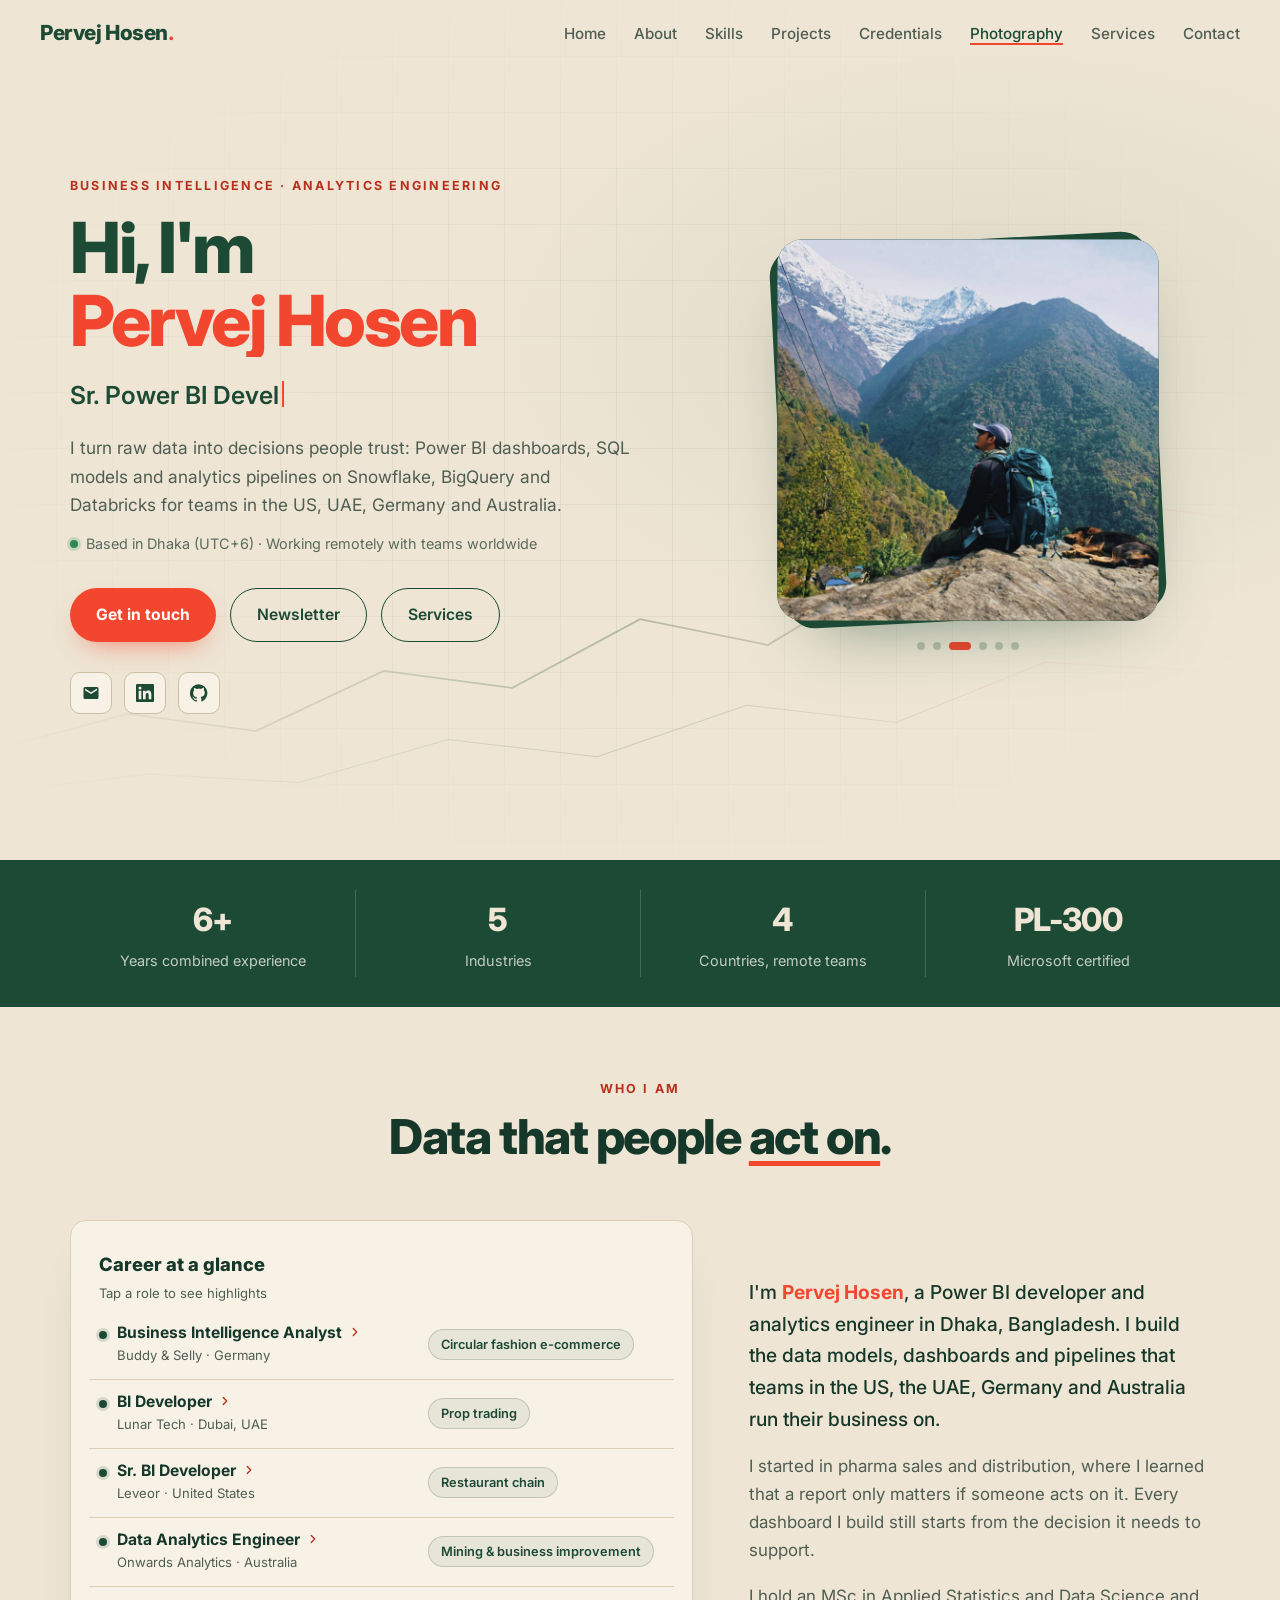
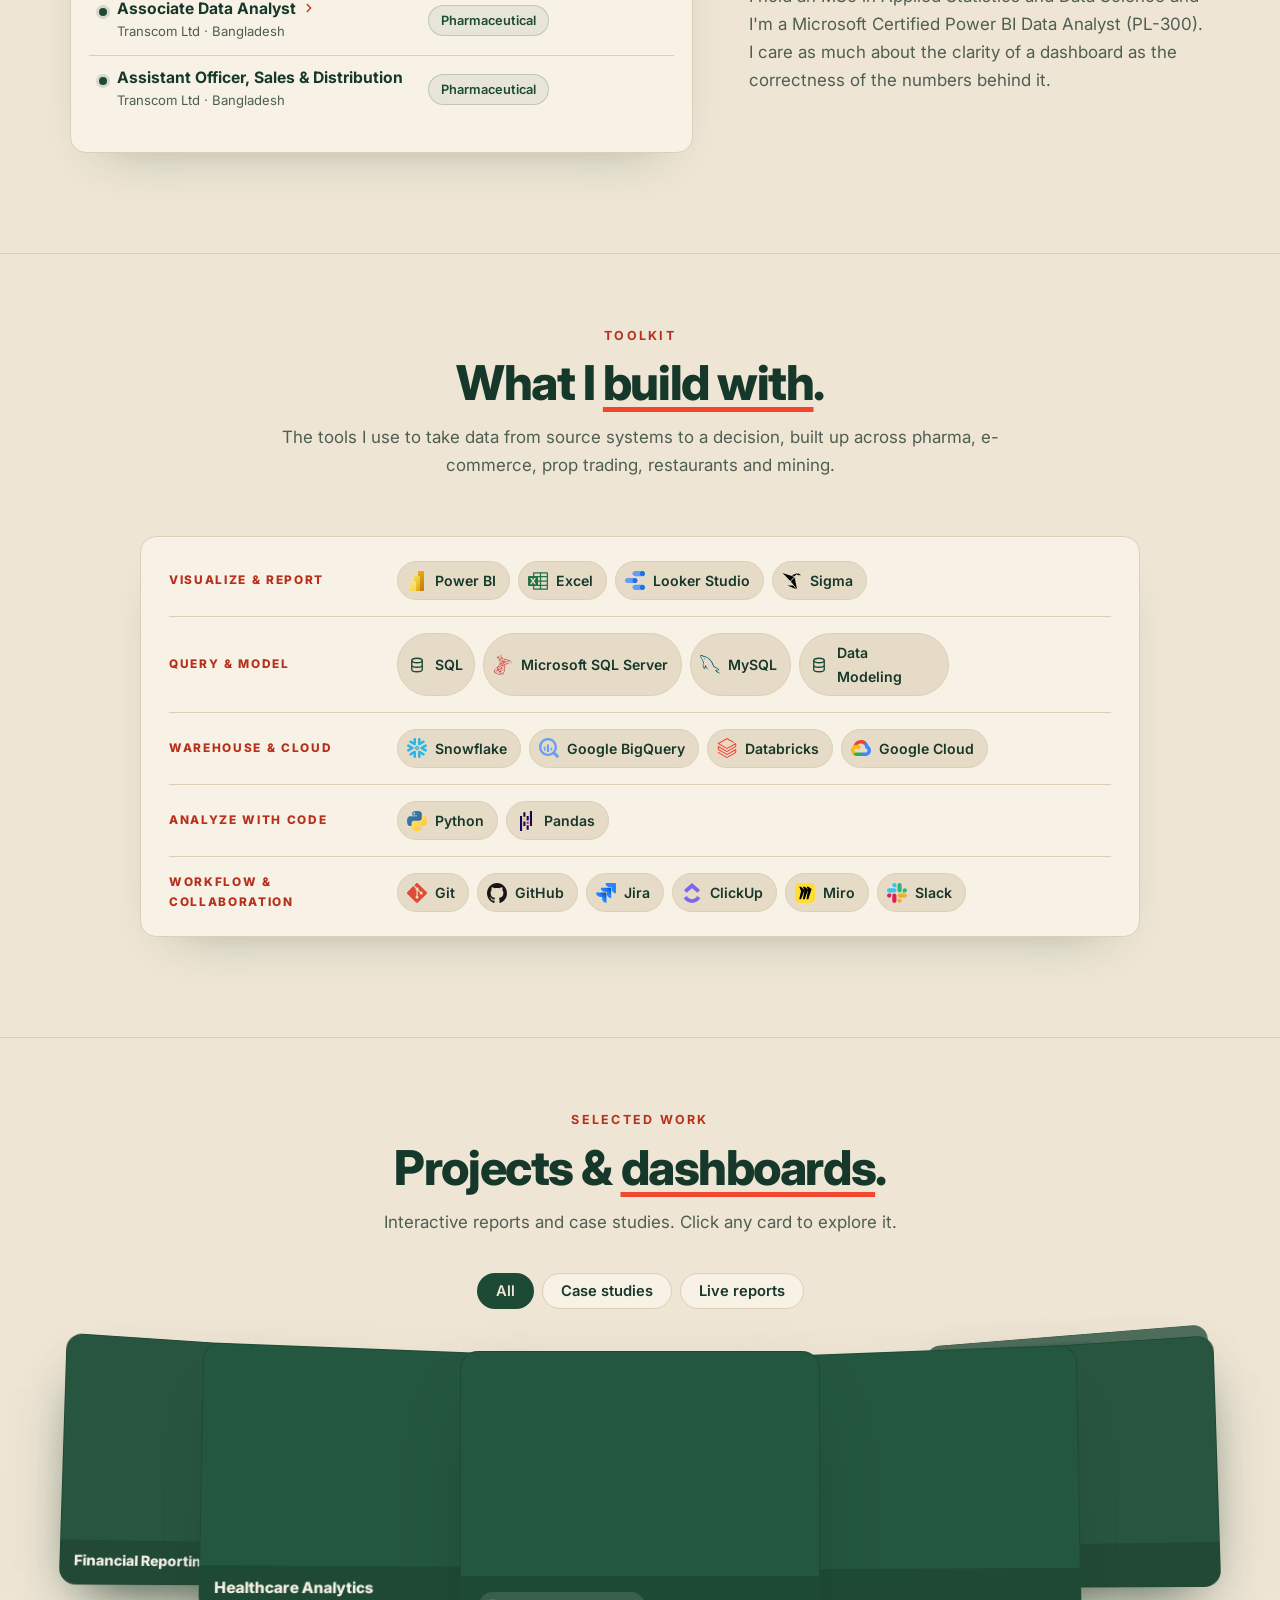
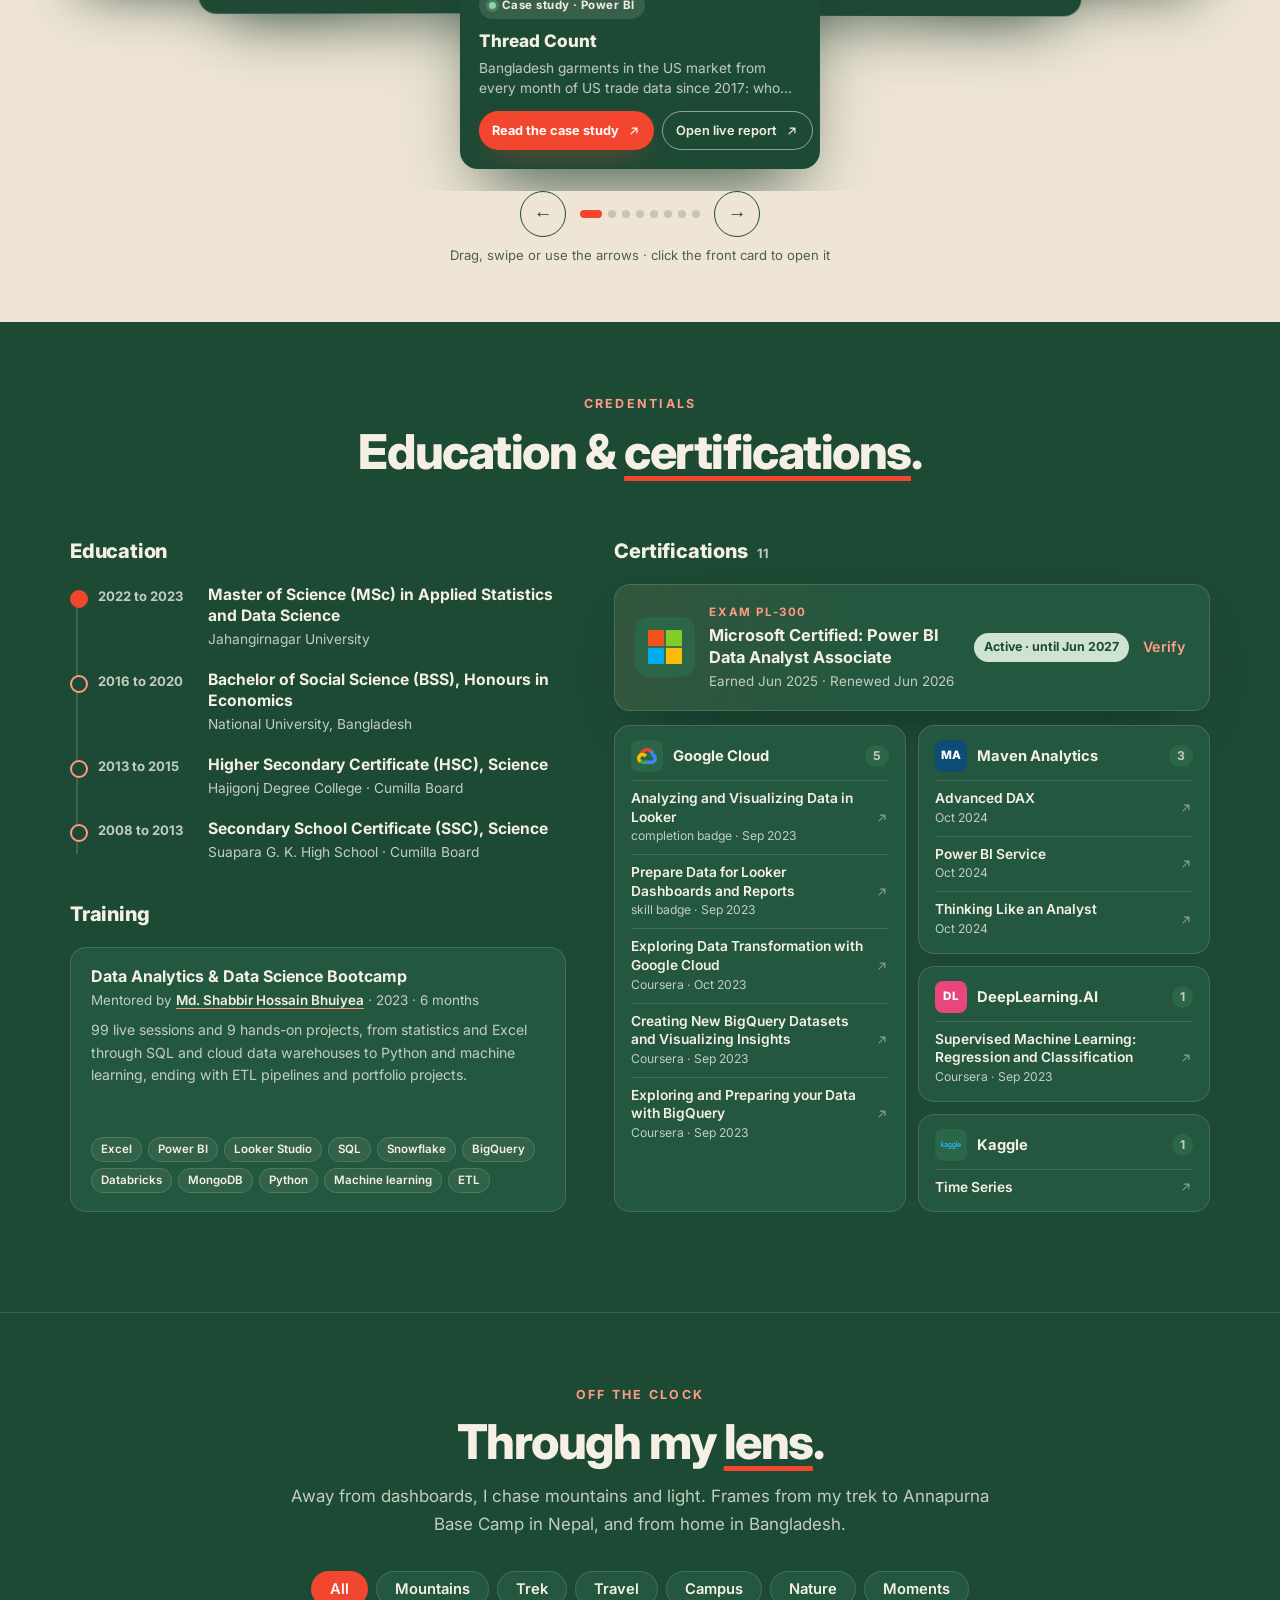
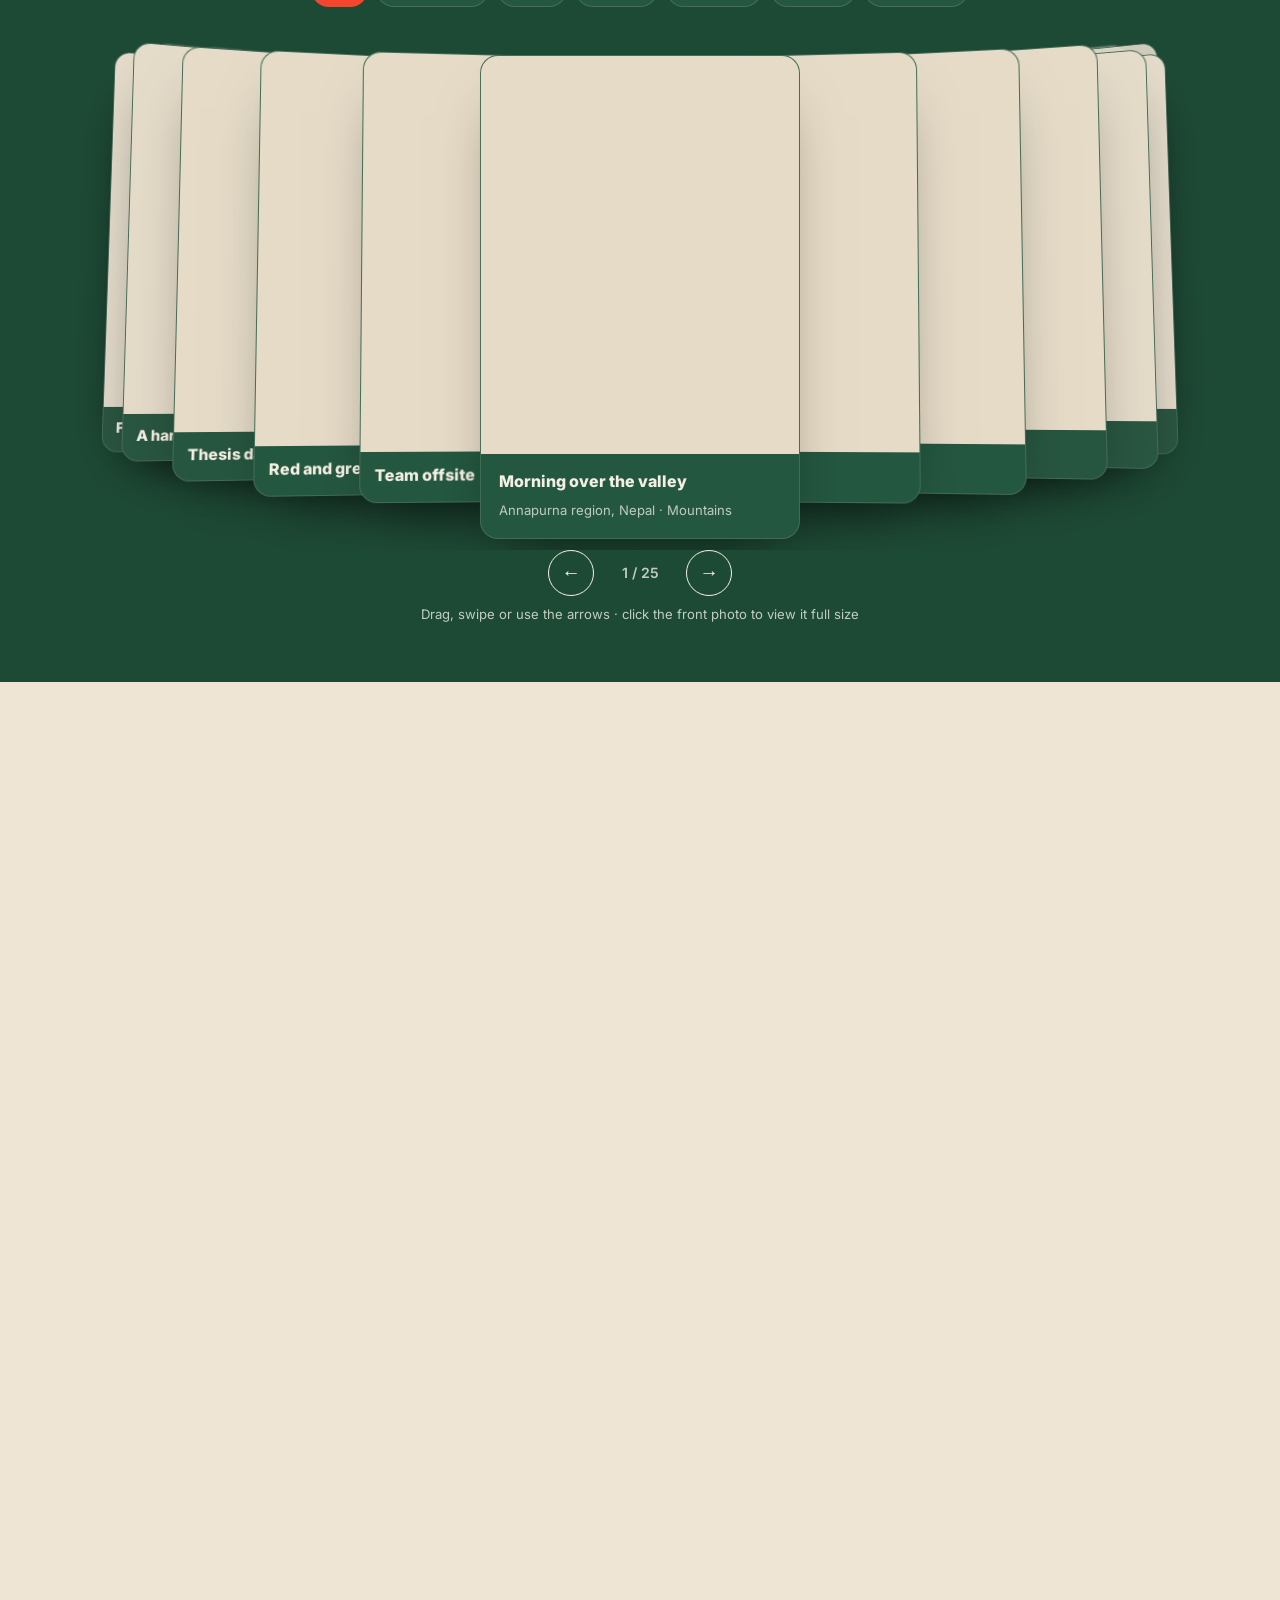
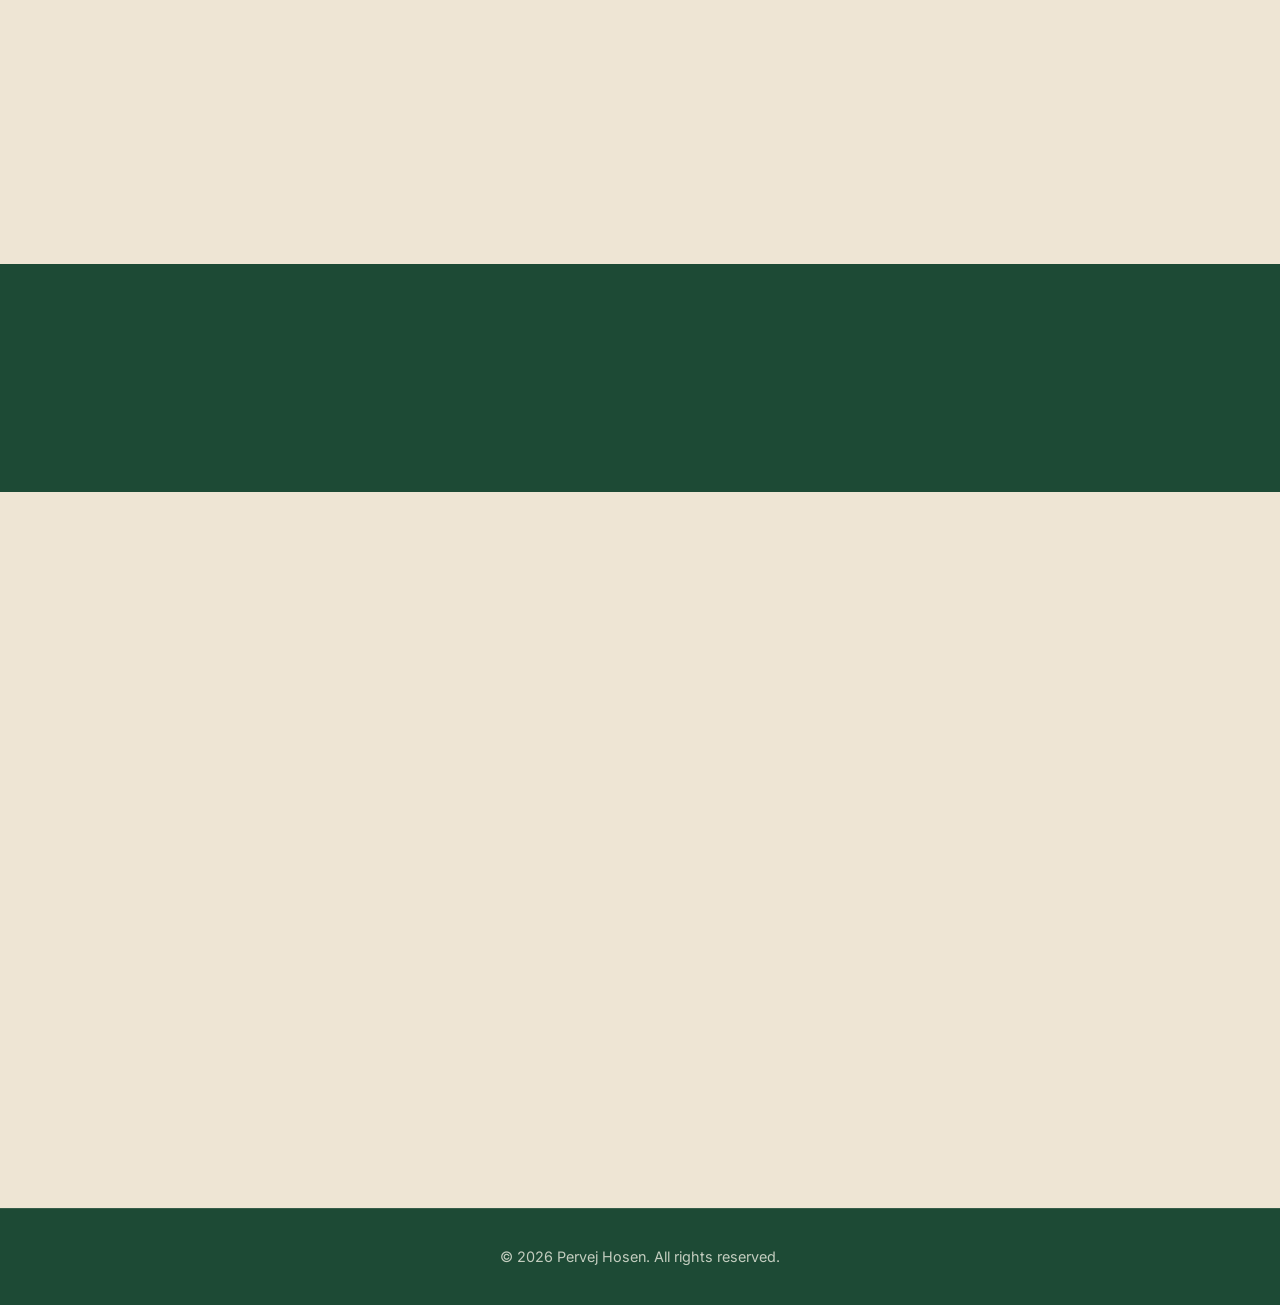
<file: index.html>
<!DOCTYPE html>
<html lang="en">
<head>
  <meta charset="utf-8">
  <meta name="viewport" content="width=device-width, initial-scale=1, viewport-fit=cover">
  <title>Pervej Hosen | Sr. BI Developer (Power BI · SQL · Snowflake)</title>
  <meta name="description" content="Pervej Hosen, Sr. BI Developer and Analytics Engineer. Power BI, SQL, Snowflake, BigQuery, Databricks and Python for teams in the US, UAE, Germany and Australia.">
  <meta name="theme-color" content="#EEE5D4">
  <link rel="icon" href="favicon.svg" type="image/svg+xml">
  <link rel="canonical" href="https://pervejhosen.com/">
  <meta property="og:type" content="website">
  <meta property="og:url" content="https://pervejhosen.com/">
  <meta property="og:title" content="Pervej Hosen | Sr. BI Developer & Independent Consultant">
  <meta property="og:description" content="Sr. BI Developer and Analytics Engineer. Power BI, SQL, Snowflake, BigQuery, Databricks, Python.">
  <meta property="og:image" content="https://pervejhosen.com/assets/img/social/preview.jpg">
  <meta name="twitter:card" content="summary_large_image">
  <link rel="preconnect" href="https://fonts.googleapis.com">
  <link rel="preconnect" href="https://fonts.gstatic.com" crossorigin>
  <link href="https://fonts.googleapis.com/css2?family=Inter:wght@400;500;600;700;800&display=swap" rel="stylesheet">
  <link rel="stylesheet" href="css/style.css?v=12r">
</head>
<body>

  <header>
    <nav class="nav">
      <a href="#home" class="logo" id="logo"></a>
      <ul id="menu">
        <li><a href="#home">Home</a></li>
        <li><a href="#about">About</a></li>
        <li><a href="#skills">Skills</a></li>
        <li><a href="#projects">Projects</a></li>
        <li><a href="#credentials">Credentials</a></li>
        <li><a href="#photography">Photography</a></li>
        <li><a href="#services">Services</a></li>
        <li><a href="#contact">Contact</a></li>
      </ul>
      <button class="burger" id="burger" aria-label="Open menu">
        <svg viewBox="0 0 24 24" fill="none" stroke="currentColor" stroke-width="2" stroke-linecap="round"><path d="M4 7h16M4 12h16M4 17h16"/></svg>
      </button>
    </nav>
  </header>

  <main>
    <!-- ================= HERO ================= -->
    <section id="home" class="hero light">
      <div class="hero-grid" aria-hidden="true"></div>
      <svg class="hero-lines" viewBox="0 0 1200 600" preserveAspectRatio="none" aria-hidden="true">
        <defs><linearGradient id="hl" x1="0" x2="1"><stop offset="0" stop-color="#1D4A35" stop-opacity="0"/><stop offset=".5" stop-color="#1D4A35" stop-opacity=".28"/><stop offset="1" stop-color="#F2462E" stop-opacity="0"/></linearGradient></defs>
        <polyline points="0,470 120,430 240,450 360,380 480,400 600,320 720,350 840,260 960,280 1080,190 1200,210" fill="none" stroke="url(#hl)" stroke-width="2"/>
        <polyline points="0,520 140,500 280,510 420,460 560,480 700,420 840,440 980,370 1120,380 1200,340" fill="none" stroke="url(#hl)" stroke-width="1.2" opacity=".6"/>
      </svg>
      <div class="wrap two">
        <div class="reveal">
          <p class="kicker">Business Intelligence · Analytics Engineering</p>
          <h1>Hi, I'm <span class="hl" id="heroName"></span></h1>
          <div class="typed-line"><span id="typed"></span><span class="cursor"></span></div>
          <p class="objective" id="objective"></p>
          <p class="locline" id="locLine"></p>
          <div class="btns">
            <a href="#contact" class="btn btn-primary" id="hireBtn">Get in touch</a>
            <a href="#" class="btn btn-light" id="heroNewsletterBtn" target="_blank" rel="noopener">Newsletter</a>
            <a href="#services" class="btn btn-light" id="servicesBtn">Services</a>
          </div>
          <div class="socials" id="heroSocials"></div>
        </div>
        <div class="photo-wrap reveal">
          <div class="photo-ring"><div class="photo" id="photo"></div></div>
          <div class="photo-dots" id="photoDots" aria-hidden="true"></div>
        </div>
      </div>
    </section>

    <!-- ================= STATS BAND ================= -->
    <div class="band">
      <div class="wrap facts" id="facts"></div>
    </div>

    <!-- ================= ABOUT ================= -->
    <section id="about" class="light">
      <div class="wrap">
        <div class="center-head reveal">
          <p class="kicker">Who I am</p>
          <h2 class="sec-title">Data that people <span class="hl">act on</span>.</h2>
        </div>
        <div class="two about-grid">
          <div class="career-chart reveal" id="careerChart">
            <h3 class="cc-title">Career at a glance</h3>
            <ol class="cc-rows" id="ccRows"></ol>
          </div>
          <div class="about-text reveal" id="aboutText"></div>
        </div>
      </div>
    </section>

    <!-- ================= SKILLS ================= -->
    <section id="skills" class="light">
      <div class="wrap">
        <div class="center-head reveal">
          <p class="kicker">Toolkit</p>
          <h2 class="sec-title">What I <span class="hl">build with</span>.</h2>
          <p class="sec-intro" id="skillsIntro"></p>
        </div>
        <div class="skills-flow reveal" id="skillsFlow" hidden></div>
        <div class="skills-merged panel reveal" id="skillsMerged" hidden></div>
        <div class="skills-layout" id="skillsClassic">
          <div class="panel skill-groups reveal" id="skillGroups"></div>
          <div class="panel tiles reveal" id="tiles" aria-label="Tools I use"></div>
        </div>
      </div>
    </section>

    <!-- ================= PROJECTS ================= -->
    <section id="projects" class="light">
      <div class="wrap">
        <div class="center-head reveal">
          <p class="kicker">Selected work</p>
          <h2 class="sec-title">Projects &amp; <span class="hl">dashboards</span>.</h2>
          <p class="sec-intro" id="projSub"></p>
        </div>
        <div class="cs-block" id="csBlock">
          <h3 class="sub-title proj-sub reveal">Case studies</h3>
          <div class="cs-list" id="csList"></div>
          <h3 class="sub-title proj-sub reveal">Dashboards and reports</h3>
        </div>
        <div class="ph-filters reveal" id="projFilters"></div>
        <div class="proj-view" id="projView" hidden><button type="button" data-v="orbit">3D carousel</button><button type="button" data-v="grid">Grid</button></div>
        <div class="proj-orbit" id="projOrbit" hidden></div>
        <div class="proj-grid" id="projGrid"></div>
        <div class="more-wrap" id="projMoreWrap"><button type="button" class="btn btn-outline">Show all projects</button></div>
      </div>
    </section>

    <!-- ================= EDUCATION & CERTIFICATIONS ================= -->
    <section id="credentials">
      <div class="wrap">
        <div class="center-head reveal">
          <p class="kicker">Credentials</p>
          <h2 class="sec-title">Education &amp; <span class="hl">certifications</span>.</h2>
        </div>
        <div class="cred-x" id="credCompact" hidden></div>
        <div id="credClassic">
        <div class="sub-head reveal">
          <h3 class="sub-title">Education</h3>
          <a class="btn btn-outline btn-sm" id="certFolder" target="_blank" rel="noopener">View all certificates ↗</a>
        </div>
        <div class="edu-grid" id="eduGrid"></div>
        <h3 class="sub-title reveal">Certifications</h3>
        <a class="cert-featured reveal" id="certFeatured" target="_blank" rel="noopener"></a>
        <div class="cert-grid" id="certGrid"></div>
        <h3 class="sub-title reveal" id="trainTitle">Training</h3>
        <div class="train-grid" id="trainGrid"></div>
        </div>
      </div>
    </section>

    <!-- ================= PHOTOGRAPHY ================= -->
    <section id="photography">
      <div class="wrap">
        <div class="center-head reveal">
          <p class="kicker">Off the clock</p>
          <h2 class="sec-title">Through my <span class="hl">lens</span>.</h2>
          <p class="sec-intro" id="phSub"></p>
        </div>
        <div class="ph-filters reveal" id="phFilters"></div>
        <div class="ph-orbit" id="phOrbit" hidden></div>
        <div class="gallery" id="gallery"></div>
        <div class="more-wrap reveal" id="phMoreWrap"><a class="btn btn-outline" id="phMore" target="_blank" rel="noopener">See more photos</a></div>
      </div>
    </section>

    <!-- ================= SERVICES ================= -->
    <section id="services" class="light">
      <div class="wrap">
        <div class="center-head reveal">
          <p class="kicker">Services</p>
          <h2 class="sec-title">What I can do <span class="hl">for you</span>.</h2>
          <p class="sec-intro" id="servicesIntro"></p>
        </div>
        <div class="svc-orbit" id="svcOrbit" hidden></div>
        <div class="svc-grid" id="svcGrid"></div>
      </div>
    </section>

    <!-- ================= NEWSLETTER ================= -->
    <div class="nl-band" id="newsletter"></div>

    <!-- ================= CONTACT ================= -->
    <section id="contact" class="light">
      <div class="wrap two contact-grid">
        <div class="reveal">
          <p class="kicker">Contact</p>
          <h2 class="sec-title">Let's work <span class="hl">together</span>.</h2>
          <p class="contact-intro">Have a dashboard to build, a reporting process to fix, or a role in mind? Send me a message and I'll get back to you.</p>
          <div class="contact-list" id="contactList"></div>
        </div>
        <form class="panel form reveal" id="contactForm">
          <div class="field"><label for="f-name">Name</label><input id="f-name" name="name" placeholder="Your name" required></div>
          <div class="field"><label for="f-email">Email</label><input id="f-email" name="email" type="email" placeholder="you@company.com" required></div>
          <div class="field"><label for="f-msg">Message</label><textarea id="f-msg" name="message" placeholder="What are you working on?" required></textarea></div>
          <input type="text" name="_gotcha" class="hp" tabindex="-1" autocomplete="off" aria-hidden="true">
          <button class="btn btn-primary" type="submit">Send message</button>
          <p class="form-status" id="formStatus"></p>
        </form>
      </div>
    </section>
  </main>

  <footer id="footer"></footer>

  <div class="lightbox" id="lightbox" role="dialog" aria-modal="true" aria-label="Photo viewer">
    <span class="lb-count" id="lbCount"></span>
    <button class="lb-btn lb-close" id="lbClose" aria-label="Close">&times;</button>
    <button class="lb-btn lb-prev" id="lbPrev" aria-label="Previous photo">&#8249;</button>
    <figure><img id="lbImg" alt=""><figcaption id="lbCap"></figcaption></figure>
    <button class="lb-btn lb-next" id="lbNext" aria-label="Next photo">&#8250;</button>
  </div>

  <script src="js/icons.js?v=12r"></script>
  <script src="js/config.js?v=12r"></script>
  <script src="js/orbit.js?v=12r"></script>
  <script src="js/main.js?v=12r"></script>
  <script src="js/analytics.js?v=12r"></script>
</body>
</html>
</file>
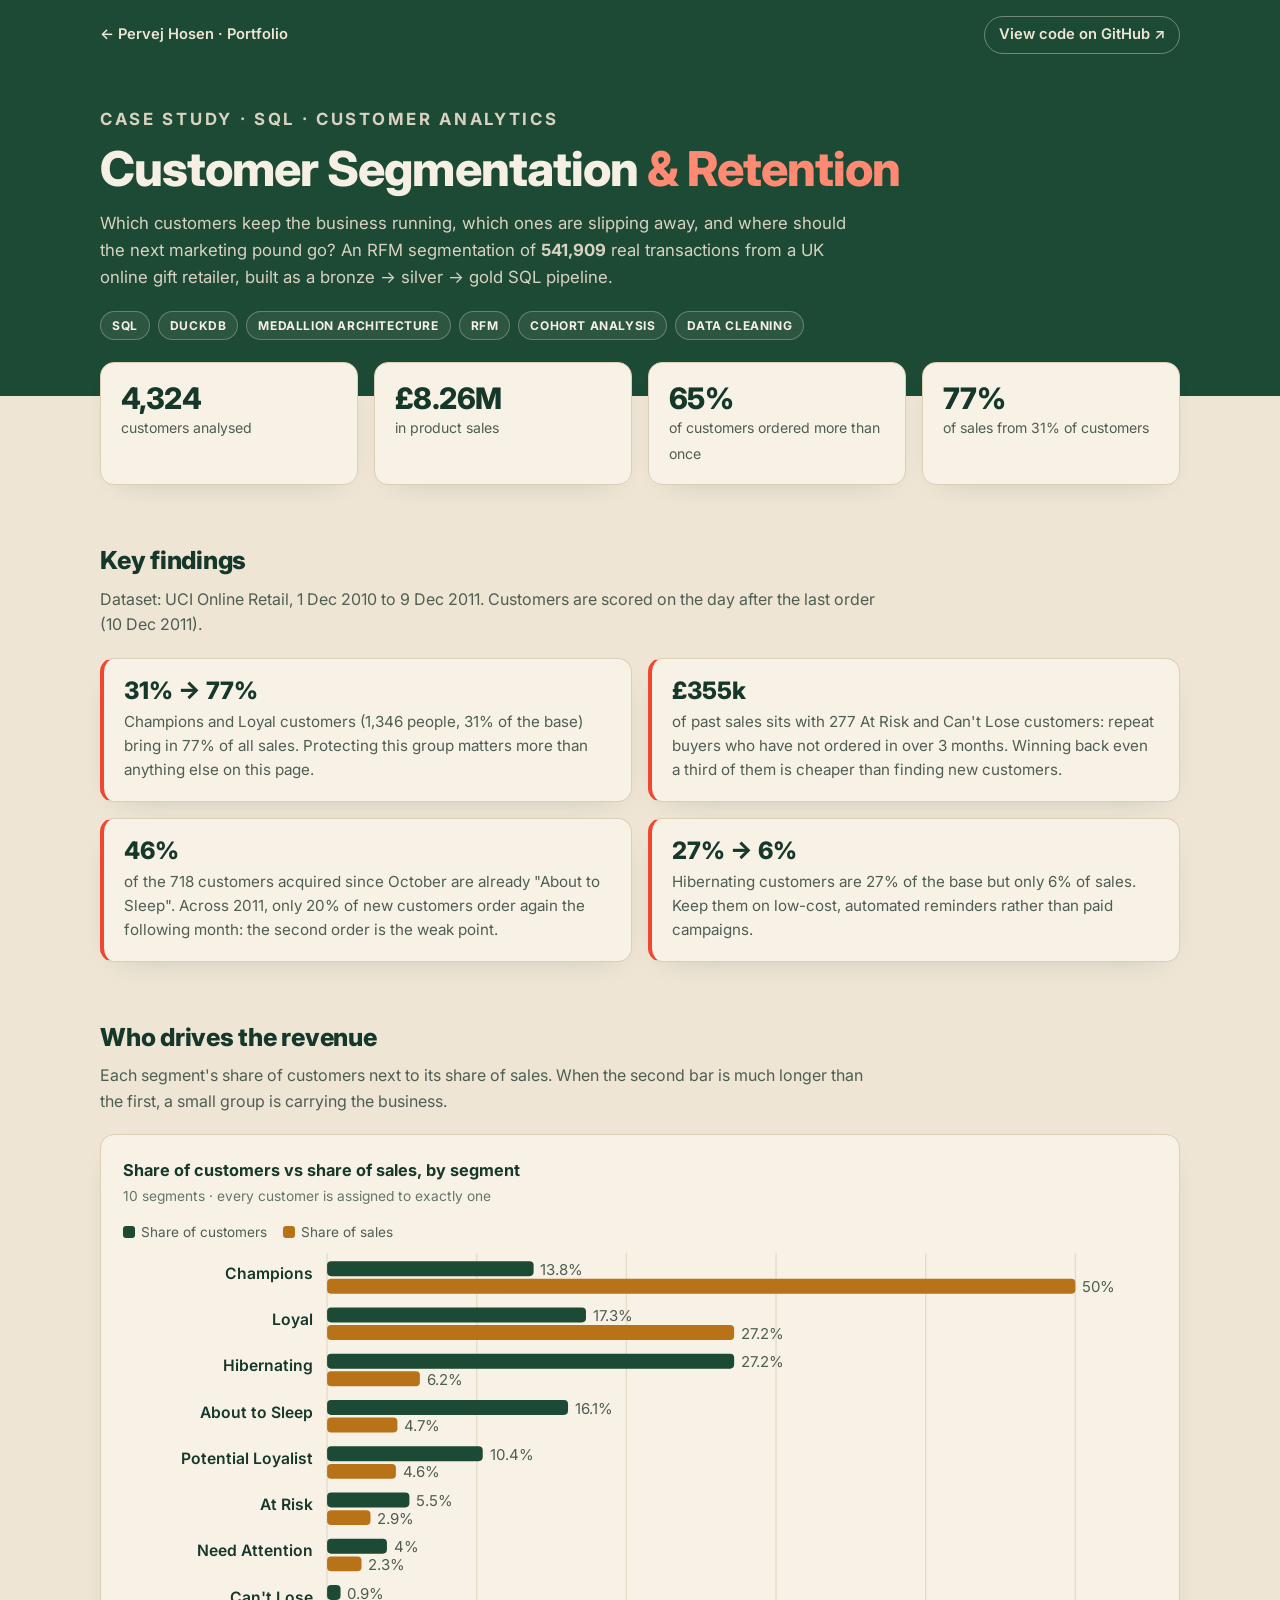
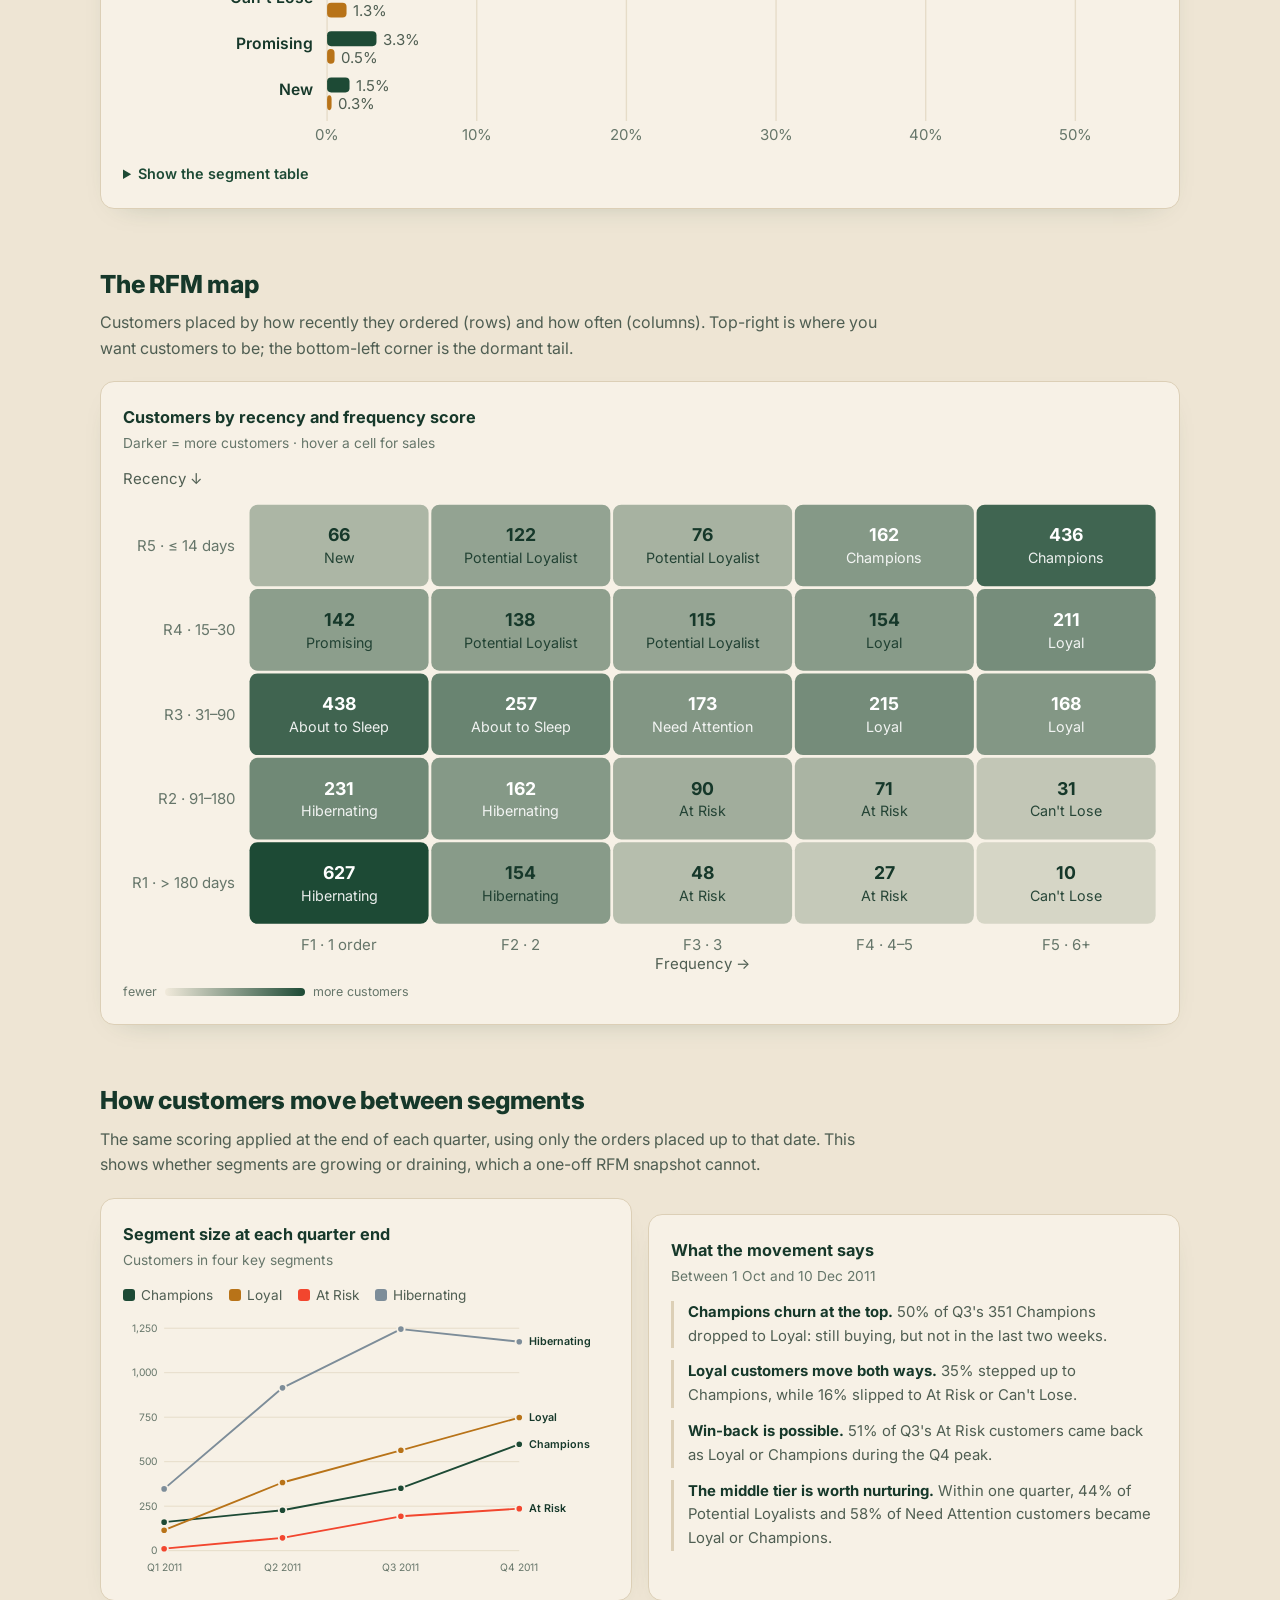
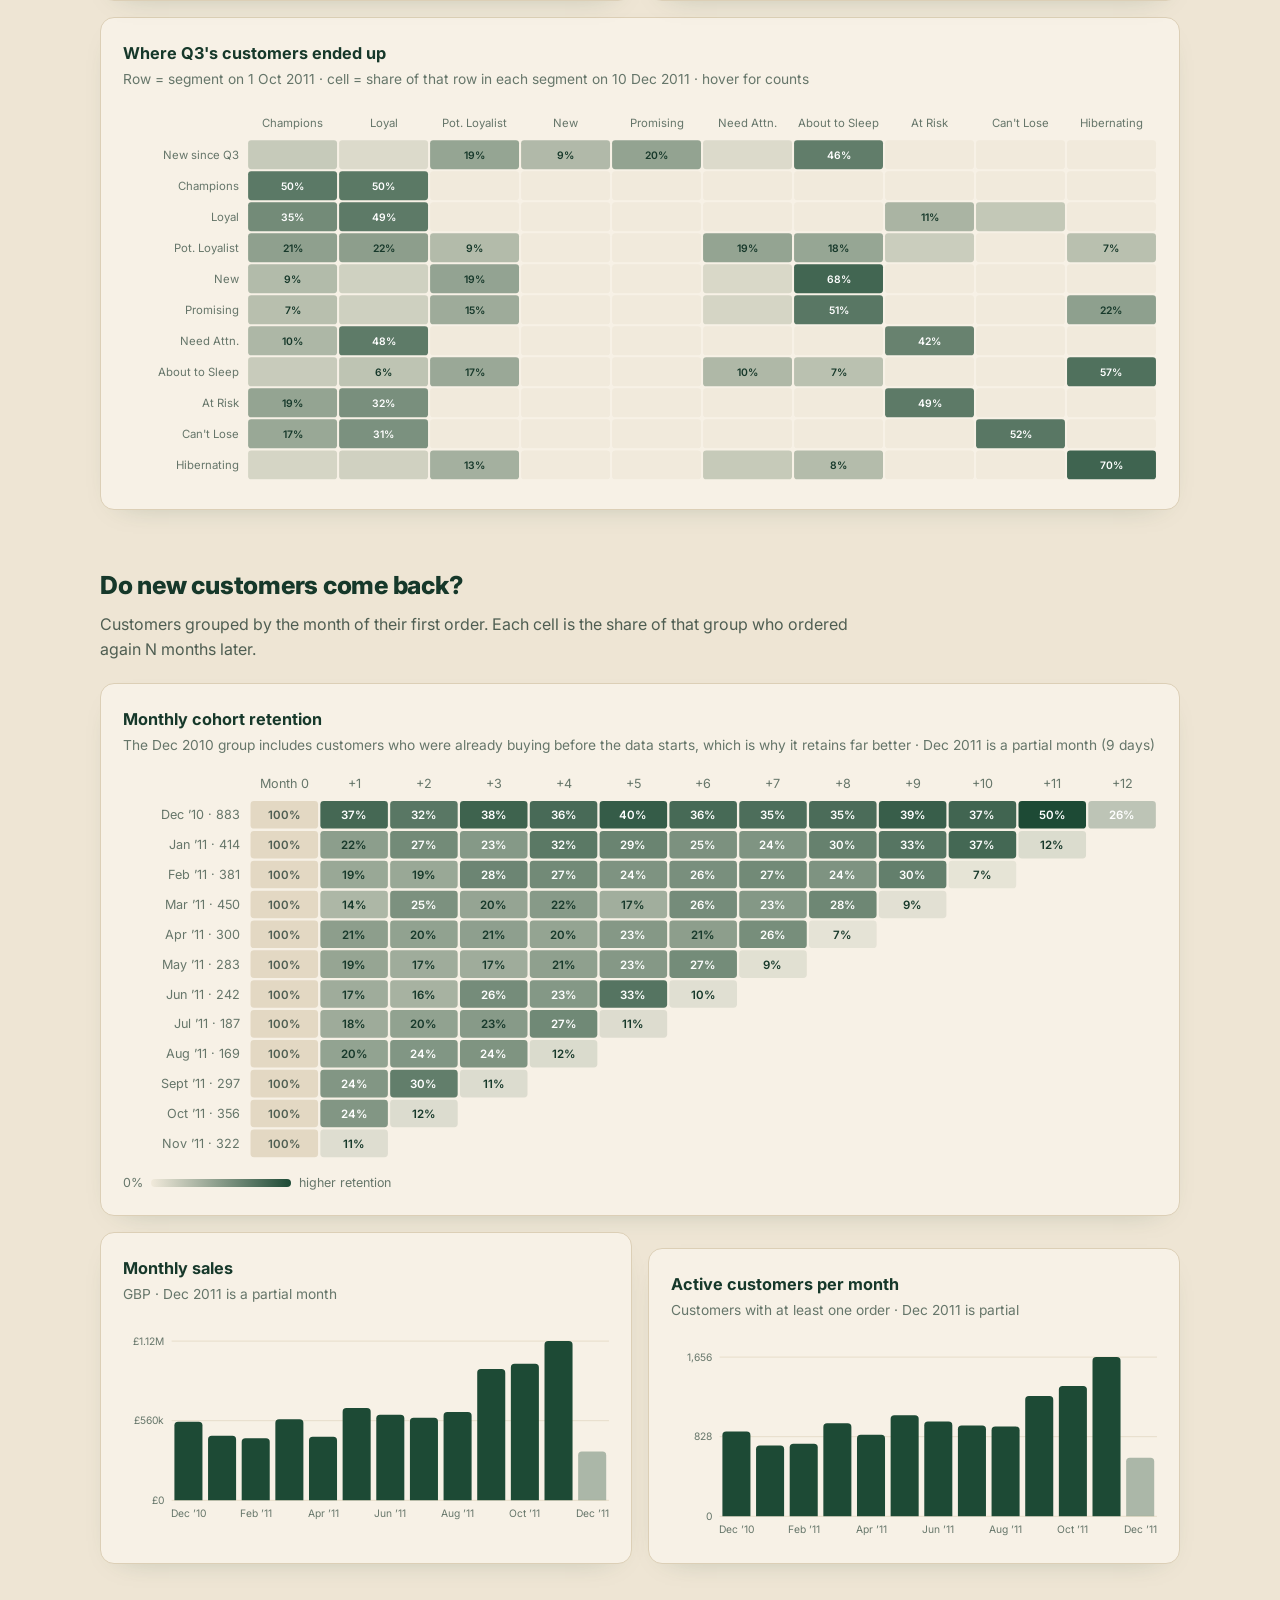
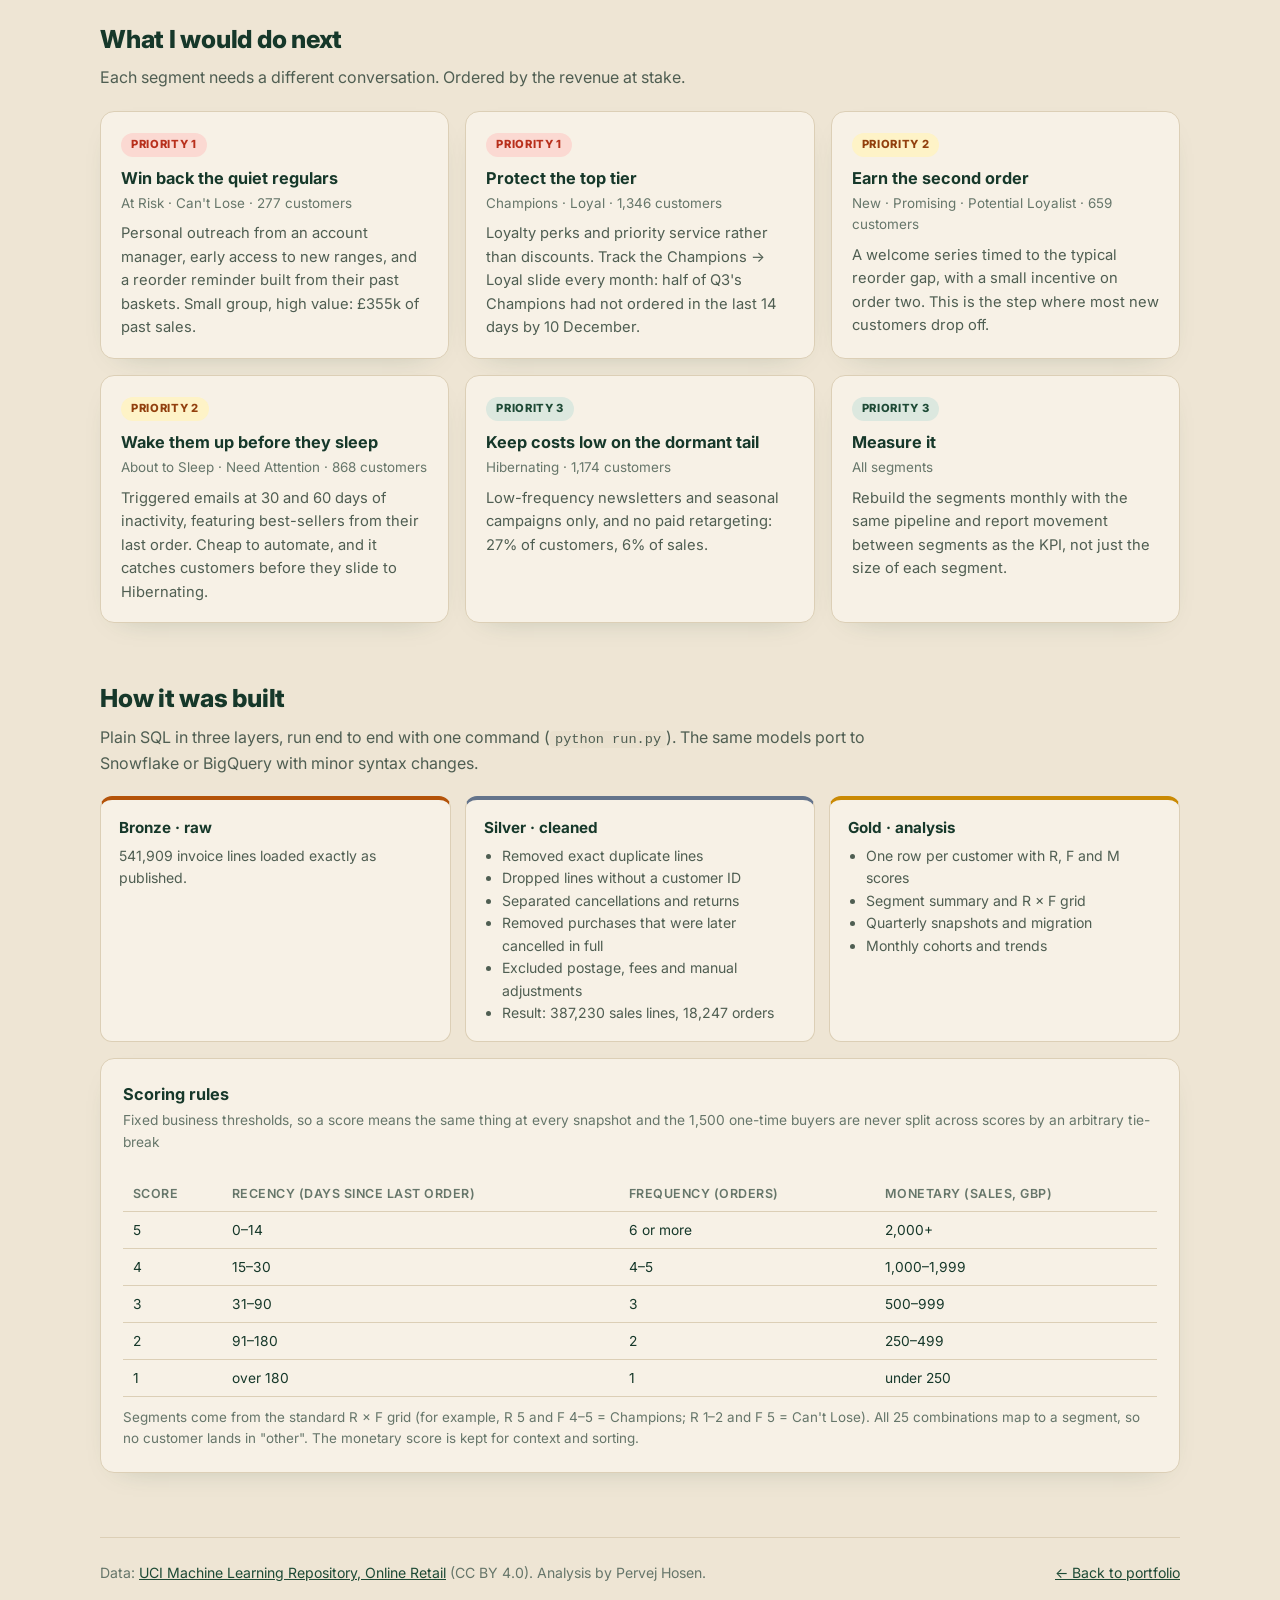
<file: projects/customer-segmentation/index.html>
<!DOCTYPE html>
<html lang="en">
<head>
<meta charset="utf-8">
<meta name="viewport" content="width=device-width, initial-scale=1">
<title>Customer Segmentation &amp; Retention · Pervej Hosen</title>
<meta name="description" content="RFM segmentation, segment migration and cohort retention for 541,909 real transactions from a UK online retailer, built in SQL with a bronze, silver and gold pipeline.">
<meta property="og:title" content="Customer Segmentation & Retention · Pervej Hosen">
<meta property="og:description" content="31% of customers drive 77% of sales. RFM segmentation, migration and cohort retention in SQL.">
<link rel="icon" href="../../favicon.svg" type="image/svg+xml">
<link rel="preconnect" href="https://fonts.googleapis.com">
<link rel="preconnect" href="https://fonts.gstatic.com" crossorigin>
<link href="https://fonts.googleapis.com/css2?family=Inter:wght@400;500;600;700;800&display=swap" rel="stylesheet">
<style>
:root {
  --navy: #1D4A35; --ink: #16382A; --muted: #4F5E52; --faint: #66766A; --line: #DCCFB6; --grid: #E9E0CE;
  --bg: #EEE5D4; --card: #F7F1E6; --accent: #1D4A35; --accent-2: #B87318; --tomato: #F2462E;
  --s1: #1D4A35; --s2: #B87318; --s3: #F2462E; --s4: #7D8D99;
  --radius: 14px; --shadow: 0 10px 30px -22px rgba(29, 74, 53, .4);
}
* { box-sizing: border-box; margin: 0; padding: 0; }
html { scroll-behavior: smooth; }
body { font-family: Inter, system-ui, -apple-system, "Segoe UI", sans-serif; background: var(--bg); color: var(--ink); line-height: 1.6; -webkit-font-smoothing: antialiased; }
a { color: var(--accent); }
.wrap { max-width: 1120px; margin: 0 auto; padding: 0 20px; }

/* top bar + hero */
.top { background: var(--navy); color: #EEE5D4; }
.top-bar { display: flex; justify-content: space-between; align-items: center; gap: 12px; padding: 16px 0; font-size: .92rem; }
.top-bar a { color: #EEE5D4; text-decoration: none; font-weight: 600; }
.top-bar a:hover { color: #FF9A85; }
.top-bar .gh { border: 1px solid rgba(238, 229, 212, .4); border-radius: 999px; padding: 6px 14px; white-space: nowrap; }
.hero { padding: 36px 0 56px; }
.kicker { font-size: .78rem; font-weight: 700; letter-spacing: .16em; text-transform: uppercase; color: #FF9A85; }
.hero h1 { font-size: clamp(1.9rem, 4.4vw, 3rem); line-height: 1.12; letter-spacing: -.02em; font-weight: 800; color: #F6F0E4; margin: 10px 0 14px; max-width: 820px; }
.hero h1 span { background: linear-gradient(90deg, #FF8A73, #FF8A73); -webkit-background-clip: text; background-clip: text; color: transparent; }
.hero p { color: #D9D2C2; max-width: 760px; font-size: 1.05rem; }
.chips { display: flex; flex-wrap: wrap; gap: 8px; margin-top: 20px; }
.chips span { font-size: .75rem; font-weight: 700; letter-spacing: .05em; text-transform: uppercase; color: #F6F0E4; border: 1px solid rgba(238, 229, 212, .3); background: rgba(238, 229, 212, .08); border-radius: 999px; padding: 4px 11px; }

/* KPI tiles */
.kpis { display: grid; grid-template-columns: repeat(4, minmax(0, 1fr)); gap: 16px; margin-top: -34px; position: relative; }
.kpi { background: var(--card); border: 1px solid var(--line); border-radius: var(--radius); padding: 18px 20px; box-shadow: var(--shadow); }
.kpi b { display: block; font-size: 1.85rem; font-weight: 800; letter-spacing: -.02em; line-height: 1.15; }
.kpi span { color: var(--muted); font-size: .88rem; }
@media (max-width: 820px) { .kpis { grid-template-columns: repeat(2, minmax(0, 1fr)); } }

/* sections */
section { margin-top: 56px; }
h2 { font-size: 1.55rem; letter-spacing: -.01em; font-weight: 800; margin-bottom: 6px; }
.lead { color: var(--muted); max-width: 780px; margin-bottom: 20px; }
.card { background: var(--card); border: 1px solid var(--line); border-radius: var(--radius); padding: 22px; box-shadow: var(--shadow); }
.card + .card { margin-top: 16px; }
.card h3 { font-size: 1.02rem; font-weight: 700; }
.card .sub { color: var(--faint); font-size: .86rem; margin: 2px 0 14px; }
.two { display: grid; grid-template-columns: minmax(0, 1fr) minmax(0, 1fr); gap: 16px; }
@media (max-width: 900px) { .two { grid-template-columns: minmax(0, 1fr); } }

/* findings */
.findings { display: grid; grid-template-columns: repeat(2, minmax(0, 1fr)); gap: 16px; }
.finding { background: var(--card); border: 1px solid var(--line); border-left: 4px solid var(--tomato); border-radius: var(--radius); padding: 18px 20px; box-shadow: var(--shadow); }
.finding b { display: block; font-size: 1.5rem; font-weight: 800; color: var(--ink); line-height: 1.2; }
.finding p { color: var(--muted); font-size: .95rem; margin-top: 4px; }
@media (max-width: 760px) { .findings { grid-template-columns: minmax(0, 1fr); } }

/* charts */
.legend { display: flex; flex-wrap: wrap; gap: 16px; font-size: .85rem; color: var(--muted); margin-bottom: 10px; }
.legend i { display: inline-block; width: 12px; height: 12px; border-radius: 3px; margin-right: 6px; vertical-align: -1px; }
svg { display: block; width: 100%; height: auto; overflow: visible; }
svg text { font-family: inherit; }
.axis text, .tick { fill: var(--faint); font-size: 11px; }
.lbl { fill: var(--ink); font-size: 11.5px; font-weight: 600; }
.lbl-muted { fill: var(--muted); font-size: 11px; }
.hit { cursor: default; }
.scroll { overflow-x: auto; -webkit-overflow-scrolling: touch; }
.scroll svg { min-width: 640px; }
.moves { list-style: none; display: grid; gap: 12px; }
.moves li { padding-left: 14px; border-left: 3px solid var(--line); color: var(--muted); font-size: .93rem; }
.moves li b { color: var(--ink); }
.rules td, .rules th { text-align: left !important; }
.scale { display: flex; align-items: center; gap: 8px; font-size: .78rem; color: var(--faint); margin-top: 10px; }
.scale .bar { width: 140px; height: 8px; border-radius: 4px; background: linear-gradient(90deg, #F1EADB, #1D4A35); }
#tip { position: fixed; z-index: 50; pointer-events: none; background: var(--navy); color: #f1f5f9; font-size: .82rem; line-height: 1.45; padding: 8px 11px; border-radius: 8px; box-shadow: 0 12px 30px -10px rgba(0, 0, 0, .5); opacity: 0; transition: opacity .12s; max-width: 260px; }
#tip b { color: #fff; }

/* tables */
details { margin-top: 14px; }
summary { cursor: pointer; color: var(--accent); font-weight: 600; font-size: .9rem; }
table { width: 100%; border-collapse: collapse; font-size: .86rem; margin-top: 10px; }
th, td { text-align: right; padding: 7px 10px; border-bottom: 1px solid var(--line); white-space: nowrap; }
th:first-child, td:first-child { text-align: left; }
th { color: var(--faint); font-weight: 600; font-size: .78rem; text-transform: uppercase; letter-spacing: .04em; }

/* actions */
.actions { display: grid; grid-template-columns: repeat(3, minmax(0, 1fr)); gap: 16px; }
@media (max-width: 900px) { .actions { grid-template-columns: minmax(0, 1fr); } }
.action { background: var(--card); border: 1px solid var(--line); border-radius: var(--radius); padding: 18px 20px; box-shadow: var(--shadow); }
.action .tag { display: inline-block; font-size: .7rem; font-weight: 800; letter-spacing: .06em; text-transform: uppercase; border-radius: 999px; padding: 3px 10px; margin-bottom: 8px; }
.tag.p1 { background: #FBD9D2; color: #B8301C; } .tag.p2 { background: #fef3c7; color: #92400e; } .tag.p3 { background: #DCE8DF; color: #1D4A35; }
.action h3 { font-size: 1.02rem; }
.action .seg { color: var(--faint); font-size: .84rem; margin: 2px 0 8px; }
.action p { color: var(--muted); font-size: .92rem; }

/* method */
.pipe { display: grid; grid-template-columns: repeat(3, minmax(0, 1fr)); gap: 14px; }
@media (max-width: 760px) { .pipe { grid-template-columns: minmax(0, 1fr); } }
.layer { border-radius: 12px; padding: 16px 18px; border: 1px solid var(--line); background: var(--card); }
.layer h4 { font-size: .95rem; margin-bottom: 4px; }
.layer p, .layer li { color: var(--muted); font-size: .88rem; }
.layer ul { padding-left: 18px; margin-top: 4px; }
.layer.b { border-top: 4px solid #b45309; } .layer.s { border-top: 4px solid #64748b; } .layer.g { border-top: 4px solid #ca8a04; }
code { font-family: ui-monospace, SFMono-Regular, Menlo, Consolas, monospace; font-size: .85em; background: #E9E0CE; padding: 1px 5px; border-radius: 4px; }
.note { color: var(--faint); font-size: .84rem; margin-top: 10px; }
footer { margin: 64px 0 40px; padding-top: 24px; border-top: 1px solid var(--line); color: var(--faint); font-size: .88rem; display: flex; justify-content: space-between; gap: 12px; flex-wrap: wrap; }
@media (max-width: 560px) { .card, .finding, .action { padding: 16px; } .kpi b { font-size: 1.5rem; } }
</style>
</head>
<body>
<header class="top">
  <div class="wrap">
    <div class="top-bar">
      <a href="../../#projects">← Pervej Hosen · Portfolio</a>
      <a class="gh" href="https://github.com/PervejHosen/customer-segmentation-sql" target="_blank" rel="noopener">View code on GitHub ↗</a>
    </div>
    <div class="hero">
      <p class="kicker">Case study · SQL · Customer analytics</p>
      <h1>Customer Segmentation <span>&amp; Retention</span></h1>
      <p>Which customers keep the business running, which ones are slipping away, and where should the next marketing pound go? An RFM segmentation of <b id="rawRows"></b> real transactions from a UK online gift retailer, built as a bronze → silver → gold SQL pipeline.</p>
      <div class="chips"><span>SQL</span><span>DuckDB</span><span>Medallion architecture</span><span>RFM</span><span>Cohort analysis</span><span>Data cleaning</span></div>
    </div>
  </div>
</header>

<main class="wrap">
  <div class="kpis" id="kpis"></div>

  <section>
    <h2>Key findings</h2>
    <p class="lead">Dataset: UCI Online Retail, 1 Dec 2010 to 9 Dec 2011. Customers are scored on the day after the last order (10 Dec 2011).</p>
    <div class="findings" id="findings"></div>
  </section>

  <section>
    <h2>Who drives the revenue</h2>
    <p class="lead">Each segment's share of customers next to its share of sales. When the second bar is much longer than the first, a small group is carrying the business.</p>
    <div class="card">
      <h3>Share of customers vs share of sales, by segment</h3>
      <p class="sub">10 segments · every customer is assigned to exactly one</p>
      <div class="legend"><span><i style="background:var(--s1)"></i>Share of customers</span><span><i style="background:var(--s2)"></i>Share of sales</span></div>
      <div id="segBars"></div>
      <details><summary>Show the segment table</summary><div class="scroll"><table id="segTable"></table></div></details>
    </div>
  </section>

  <section>
    <h2>The RFM map</h2>
    <p class="lead">Customers placed by how recently they ordered (rows) and how often (columns). Top-right is where you want customers to be; the bottom-left corner is the dormant tail.</p>
    <div class="card">
      <h3>Customers by recency and frequency score</h3>
      <p class="sub">Darker = more customers · hover a cell for sales</p>
      <div class="scroll" id="rfGrid"></div>
      <div class="scale"><span>fewer</span><span class="bar"></span><span>more customers</span></div>
    </div>
  </section>

  <section>
    <h2>How customers move between segments</h2>
    <p class="lead">The same scoring applied at the end of each quarter, using only the orders placed up to that date. This shows whether segments are growing or draining, which a one-off RFM snapshot cannot.</p>
    <div class="two">
      <div class="card">
        <h3>Segment size at each quarter end</h3>
        <p class="sub">Customers in four key segments</p>
        <div class="legend" id="trendLegend"></div>
        <div id="trend"></div>
      </div>
      <div class="card">
        <h3>What the movement says</h3>
        <p class="sub">Between 1 Oct and 10 Dec 2011</p>
        <ul class="moves" id="moves"></ul>
      </div>
    </div>
    <div class="card" style="margin-top:16px">
      <h3>Where Q3's customers ended up</h3>
      <p class="sub">Row = segment on 1 Oct 2011 · cell = share of that row in each segment on 10 Dec 2011 · hover for counts</p>
      <div class="scroll" id="migration"></div>
    </div>
  </section>

  <section>
    <h2>Do new customers come back?</h2>
    <p class="lead">Customers grouped by the month of their first order. Each cell is the share of that group who ordered again N months later.</p>
    <div class="card">
      <h3>Monthly cohort retention</h3>
      <p class="sub">The Dec 2010 group includes customers who were already buying before the data starts, which is why it retains far better · Dec 2011 is a partial month (9 days)</p>
      <div class="scroll" id="cohorts"></div>
      <div class="scale"><span>0%</span><span class="bar"></span><span>higher retention</span></div>
    </div>
    <div class="two" style="margin-top:16px">
      <div class="card"><h3>Monthly sales</h3><p class="sub">GBP · Dec 2011 is a partial month</p><div id="mSales"></div></div>
      <div class="card"><h3>Active customers per month</h3><p class="sub">Customers with at least one order · Dec 2011 is partial</p><div id="mActive"></div></div>
    </div>
  </section>

  <section>
    <h2>What I would do next</h2>
    <p class="lead">Each segment needs a different conversation. Ordered by the revenue at stake.</p>
    <div class="actions" id="actions"></div>
  </section>

  <section>
    <h2>How it was built</h2>
    <p class="lead">Plain SQL in three layers, run end to end with one command (<code>python run.py</code>). The same models port to Snowflake or BigQuery with minor syntax changes.</p>
    <div class="pipe">
      <div class="layer b"><h4>Bronze · raw</h4><p><span id="bronzeRows"></span> invoice lines loaded exactly as published.</p></div>
      <div class="layer s"><h4>Silver · cleaned</h4><ul id="silverList"></ul></div>
      <div class="layer g"><h4>Gold · analysis</h4><ul><li>One row per customer with R, F and M scores</li><li>Segment summary and R × F grid</li><li>Quarterly snapshots and migration</li><li>Monthly cohorts and trends</li></ul></div>
    </div>
    <div class="card" style="margin-top:16px">
      <h3>Scoring rules</h3>
      <p class="sub">Fixed business thresholds, so a score means the same thing at every snapshot and the 1,500 one-time buyers are never split across scores by an arbitrary tie-break</p>
      <div class="scroll"><table class="rules">
        <tr><th>Score</th><th>Recency (days since last order)</th><th>Frequency (orders)</th><th>Monetary (sales, GBP)</th></tr>
        <tr><td>5</td><td>0–14</td><td>6 or more</td><td>2,000+</td></tr>
        <tr><td>4</td><td>15–30</td><td>4–5</td><td>1,000–1,999</td></tr>
        <tr><td>3</td><td>31–90</td><td>3</td><td>500–999</td></tr>
        <tr><td>2</td><td>91–180</td><td>2</td><td>250–499</td></tr>
        <tr><td>1</td><td>over 180</td><td>1</td><td>under 250</td></tr>
      </table></div>
      <p class="note">Segments come from the standard R × F grid (for example, R 5 and F 4–5 = Champions; R 1–2 and F 5 = Can't Lose). All 25 combinations map to a segment, so no customer lands in "other". The monetary score is kept for context and sorting.</p>
    </div>
  </section>

  <footer>
    <span>Data: <a href="https://archive.ics.uci.edu/dataset/352/online+retail" target="_blank" rel="noopener">UCI Machine Learning Repository, Online Retail</a> (CC BY 4.0). Analysis by Pervej Hosen.</span>
    <a href="../../#projects">← Back to portfolio</a>
  </footer>
</main>
<div id="tip" role="tooltip"></div>

<script src="data.js"></script>
<script>
(() => {
  const $ = s => document.querySelector(s);
  const fmt = n => Math.round(n).toLocaleString("en-GB");
  const gbp = n => n >= 1e6 ? "£" + (n / 1e6).toFixed(2) + "M" : n >= 1e3 ? "£" + Math.round(n / 1e3).toLocaleString("en-GB") + "k" : "£" + fmt(n);
  const esc = s => String(s).replace(/[&<>"']/g, c => ({ "&": "&amp;", "<": "&lt;", ">": "&gt;", '"': "&quot;", "'": "&#39;" }[c]));
  const NS = "http://www.w3.org/2000/svg";
  const monthName = iso => new Date(iso + "T00:00:00").toLocaleString("en-GB", { month: "short", year: "2-digit" }).replace(" ", " ’");

  // ---------- tooltip ----------
  const tip = $("#tip");
  const showTip = (e, html) => {
    tip.innerHTML = html; tip.style.opacity = 1;
    const x = Math.min(e.clientX + 14, innerWidth - tip.offsetWidth - 8);
    const y = e.clientY + 16 + tip.offsetHeight > innerHeight ? e.clientY - tip.offsetHeight - 12 : e.clientY + 16;
    tip.style.left = x + "px"; tip.style.top = y + "px";
  };
  const hideTip = () => tip.style.opacity = 0;
  const bindTip = (el, html) => { el.addEventListener("mousemove", e => showTip(e, html)); el.addEventListener("mouseleave", hideTip); el.addEventListener("touchstart", e => showTip(e.touches[0], html), { passive: true }); };

  // sequential ramp (one hue, light -> dark)
  const lerp = (a, b, t) => Math.round(a + (b - a) * t);
  const ramp = t => { t = Math.max(0, Math.min(1, t)); const A = [241, 234, 219], B = [29, 74, 53]; return `rgb(${lerp(A[0], B[0], t)},${lerp(A[1], B[1], t)},${lerp(A[2], B[2], t)})`; };
  const inkOn = t => t > .5 ? "#ffffff" : "#16382A";

  const svg = (w, h) => { const s = document.createElementNS(NS, "svg"); s.setAttribute("viewBox", `0 0 ${w} ${h}`); s.setAttribute("role", "img"); return s; };
  const el = (name, attrs, parent, text) => { const n = document.createElementNS(NS, name); for (const k in attrs) n.setAttribute(k, attrs[k]); if (text != null) n.textContent = text; parent && parent.appendChild(n); return n; };

  const K = DATA.kpis, SEG = DATA.gold_segment_summary;
  const segBy = Object.fromEntries(SEG.map(s => [s.segment, s]));
  const core = ["Champions", "Loyal"].map(s => segBy[s]);
  const corePctC = core.reduce((a, s) => a + s.pct_customers, 0), corePctS = core.reduce((a, s) => a + s.pct_sales, 0);
  const risk = ["At Risk", "Can't Lose"].map(s => segBy[s]);
  const riskN = risk.reduce((a, s) => a + s.customers, 0), riskSales = risk.reduce((a, s) => a + s.sales, 0);
  const hib = segBy["Hibernating"];
  const MIG = DATA.gold_migration;
  const migRow = from => { const r = MIG.filter(m => m.from_segment === from); const t = r.reduce((a, m) => a + m.customers, 0); const get = to => (r.find(m => m.to_segment === to) || { customers: 0 }).customers; return { t, get }; };
  const newQ3 = migRow("New since Q3"), champQ3 = migRow("Champions"), loyalQ3 = migRow("Loyal");
  const m1 = DATA.gold_cohorts.filter(c => c.month_number === 1 && c.cohort_month !== "2010-12-01" && c.cohort_month < "2011-11-01");
  const m1avg = m1.reduce((a, c) => a + c.retention_pct, 0) / m1.length;

  // ---------- header numbers ----------
  $("#rawRows").textContent = fmt(K.raw_rows);
  $("#bronzeRows").textContent = fmt(K.raw_rows);
  $("#kpis").innerHTML = [
    [fmt(K.customers), "customers analysed"],
    [gbp(K.sales), "in product sales"],
    [K.repeat_rate_pct.toFixed(0) + "%", "of customers ordered more than once"],
    [Math.round(corePctS) + "%", `of sales from ${Math.round(corePctC)}% of customers`]
  ].map(([b, s]) => `<div class="kpi"><b>${b}</b><span>${s}</span></div>`).join("");

  // ---------- findings ----------
  $("#findings").innerHTML = [
    [`${Math.round(corePctC)}% → ${Math.round(corePctS)}%`, `Champions and Loyal customers (${fmt(core[0].customers + core[1].customers)} people, ${Math.round(corePctC)}% of the base) bring in ${Math.round(corePctS)}% of all sales. Protecting this group matters more than anything else on this page.`],
    [gbp(riskSales), `of past sales sits with ${fmt(riskN)} At Risk and Can't Lose customers: repeat buyers who have not ordered in over 3 months. Winning back even a third of them is cheaper than finding new customers.`],
    [`${Math.round(100 * newQ3.get("About to Sleep") / newQ3.t)}%`, `of the ${fmt(newQ3.t)} customers acquired since October are already "About to Sleep". Across 2011, only ${m1avg.toFixed(0)}% of new customers order again the following month: the second order is the weak point.`],
    [`${Math.round(hib.pct_customers)}% → ${Math.round(hib.pct_sales)}%`, `Hibernating customers are ${Math.round(hib.pct_customers)}% of the base but only ${Math.round(hib.pct_sales)}% of sales. Keep them on low-cost, automated reminders rather than paid campaigns.`],
  ].map(([b, p]) => `<div class="finding"><b>${b}</b><p>${p}</p></div>`).join("");

  // ---------- 1. paired bars ----------
  (function segBars() {
    const rows = [...SEG].sort((a, b) => b.pct_sales - a.pct_sales);
    const W = 760, labelW = 150, rowH = 34, barH = 11, gap = 2, H = rows.length * rowH + 24;
    const max = Math.max(...rows.map(r => Math.max(r.pct_sales, r.pct_customers)));
    const x = v => labelW + (W - labelW - 60) * v / max;
    const s = svg(W, H);
    [0, 10, 20, 30, 40, 50].filter(v => v <= max + 5).forEach(v => {
      el("line", { x1: x(v), x2: x(v), y1: 0, y2: H - 20, stroke: "#E6DCC8" }, s);
      el("text", { x: x(v), y: H - 6, "text-anchor": "middle", class: "tick" }, s, v + "%");
    });
    rows.forEach((r, i) => {
      const y = i * rowH + 6;
      el("text", { x: labelW - 10, y: y + barH + 2, "text-anchor": "end", class: "lbl" }, s, r.segment);
      const b1 = el("rect", { x: labelW, y, width: Math.max(1, x(r.pct_customers) - labelW), height: barH, rx: 3, fill: "var(--s1)" }, s);
      const b2 = el("rect", { x: labelW, y: y + barH + gap, width: Math.max(1, x(r.pct_sales) - labelW), height: barH, rx: 3, fill: "var(--s2)" }, s);
      el("text", { x: x(r.pct_customers) + 5, y: y + barH - 1, class: "lbl-muted" }, s, r.pct_customers + "%");
      el("text", { x: x(r.pct_sales) + 5, y: y + 2 * barH + gap - 1, class: "lbl-muted" }, s, r.pct_sales + "%");
      const hit = el("rect", { x: 0, y: y - 4, width: W, height: rowH - 2, fill: "transparent", class: "hit" }, s);
      bindTip(hit, `<b>${esc(r.segment)}</b><br>${fmt(r.customers)} customers (${r.pct_customers}%)<br>${gbp(r.sales)} sales (${r.pct_sales}%)<br>Median ${r.median_recency_days} days since last order · ${r.avg_orders} orders on average`);
    });
    $("#segBars").appendChild(s);
    $("#segTable").innerHTML = `<tr><th>Segment</th><th>Customers</th><th>% cust.</th><th>Sales</th><th>% sales</th><th>Median recency</th><th>Avg orders</th><th>Avg order value</th><th>Return rate</th></tr>` +
      rows.map(r => `<tr><td>${esc(r.segment)}</td><td>${fmt(r.customers)}</td><td>${r.pct_customers}%</td><td>${gbp(r.sales)}</td><td>${r.pct_sales}%</td><td>${r.median_recency_days} days</td><td>${r.avg_orders}</td><td>£${fmt(r.avg_order_value)}</td><td>${r.return_rate_pct}%</td></tr>`).join("");
  })();

  // ---------- 2. R x F grid ----------
  (function rfGrid() {
    const cells = DATA.gold_rf_grid, max = Math.max(...cells.map(c => c.customers));
    const W = 760, left = 92, top = 26, cw = (W - left) / 5, ch = 62, H = top + ch * 5 + 34;
    const s = svg(W, H);
    const fLab = ["1 order", "2", "3", "4–5", "6+"], rLab = { 5: "≤ 14 days", 4: "15–30", 3: "31–90", 2: "91–180", 1: "> 180 days" };
    fLab.forEach((t, i) => el("text", { x: left + cw * i + cw / 2, y: top + ch * 5 + 18, "text-anchor": "middle", class: "tick" }, s, "F" + (i + 1) + " · " + t));
    el("text", { x: left + cw * 2.5, y: H - 2, "text-anchor": "middle", class: "lbl-muted" }, s, "Frequency →");
    el("text", { x: 0, y: 12, class: "lbl-muted" }, s, "Recency ↓");
    [5, 4, 3, 2, 1].forEach((r, ri) => el("text", { x: left - 10, y: top + ch * ri + ch / 2 + 4, "text-anchor": "end", class: "tick" }, s, "R" + r + " · " + rLab[r]));
    cells.forEach(c => {
      const xi = c.f - 1, yi = 5 - c.r, t = Math.sqrt(c.customers / max);
      const g = el("g", {}, s);
      el("rect", { x: left + xi * cw + 1, y: top + yi * ch + 1, width: cw - 2, height: ch - 2, rx: 6, fill: ramp(t) }, g);
      el("text", { x: left + xi * cw + cw / 2, y: top + yi * ch + ch / 2 - 3, "text-anchor": "middle", "font-size": 13, "font-weight": 700, fill: inkOn(t) }, g, fmt(c.customers));
      el("text", { x: left + xi * cw + cw / 2, y: top + yi * ch + ch / 2 + 13, "text-anchor": "middle", "font-size": 10.5, fill: inkOn(t), opacity: .9 }, g, c.segment);
      bindTip(g, `<b>R${c.r} · F${c.f} → ${esc(c.segment)}</b><br>${fmt(c.customers)} customers<br>${gbp(c.sales)} sales`);
    });
    $("#rfGrid").appendChild(s);
  })();

  // ---------- 3a. segment trend ----------
  (function trend() {
    const keys = [["Champions", "var(--s1)"], ["Loyal", "var(--s2)"], ["At Risk", "var(--s3)"], ["Hibernating", "var(--s4)"]];
    const T = DATA.gold_segment_trend, labels = [...new Set(T.map(t => t.label))];
    const val = (seg, l) => (T.find(t => t.segment === seg && t.label === l) || { customers: 0 }).customers;
    const W = 520, H = 280, L = 44, R = 96, Tp = 12, B = 30;
    const max = Math.ceil(Math.max(...keys.flatMap(([k]) => labels.map(l => val(k, l)))) / 250) * 250;
    const x = i => L + (W - L - R) * i / (labels.length - 1), y = v => Tp + (H - Tp - B) * (1 - v / max);
    const s = svg(W, H);
    for (let v = 0; v <= max; v += 250) { el("line", { x1: L, x2: W - R, y1: y(v), y2: y(v), stroke: "#E6DCC8" }, s); el("text", { x: L - 8, y: y(v) + 4, "text-anchor": "end", class: "tick" }, s, fmt(v)); }
    labels.forEach((l, i) => el("text", { x: x(i), y: H - 8, "text-anchor": "middle", class: "tick" }, s, l));
    const ends = keys.map(([k, col]) => {
      const pts = labels.map((l, i) => [x(i), y(val(k, l))]);
      el("polyline", { points: pts.map(p => p.join(",")).join(" "), fill: "none", stroke: col, "stroke-width": 2, "stroke-linejoin": "round", "stroke-linecap": "round" }, s);
      pts.forEach(p => el("circle", { cx: p[0], cy: p[1], r: 4, fill: col, stroke: "#F7F1E6", "stroke-width": 2 }, s));
      return { k, col, y: pts[pts.length - 1][1] };
    });
    ends.sort((a, b) => a.y - b.y).forEach((e, i, arr) => { if (i && e.y - arr[i - 1].y < 14) e.y = arr[i - 1].y + 14; el("text", { x: W - R + 10, y: e.y + 4, class: "lbl" }, s, e.k); });
    const cross = el("line", { y1: Tp, y2: H - B, stroke: "#8A9A8D", "stroke-dasharray": "3 3", opacity: 0 }, s);
    labels.forEach((l, i) => {
      const hit = el("rect", { x: x(i) - (W - L - R) / (labels.length - 1) / 2, y: 0, width: (W - L - R) / (labels.length - 1), height: H - B, fill: "transparent" }, s);
      const html = `<b>${l}</b><br>` + keys.map(([k]) => `${esc(k)}: ${fmt(val(k, l))}`).join("<br>");
      hit.addEventListener("mousemove", e => { cross.setAttribute("x1", x(i)); cross.setAttribute("x2", x(i)); cross.setAttribute("opacity", 1); showTip(e, html); });
      hit.addEventListener("mouseleave", () => { cross.setAttribute("opacity", 0); hideTip(); });
    });
    $("#trendLegend").innerHTML = keys.map(([k, c]) => `<span><i style="background:${c}"></i>${esc(k)}</span>`).join("");
    $("#trend").appendChild(s);
  })();

  // movement summary (computed from the migration table)
  (function moves() {
    const pct = (r, ...to) => Math.round(100 * to.reduce((a, t) => a + r.get(t), 0) / r.t);
    const atRisk = migRow("At Risk"), pot = migRow("Potential Loyalist");
    $("#moves").innerHTML = [
      `<b>Champions churn at the top.</b> ${pct(champQ3, "Loyal")}% of Q3's ${fmt(champQ3.t)} Champions dropped to Loyal: still buying, but not in the last two weeks.`,
      `<b>Loyal customers move both ways.</b> ${pct(loyalQ3, "Champions")}% stepped up to Champions, while ${pct(loyalQ3, "At Risk", "Can't Lose")}% slipped to At Risk or Can't Lose.`,
      `<b>Win-back is possible.</b> ${pct(atRisk, "Champions", "Loyal")}% of Q3's At Risk customers came back as Loyal or Champions during the Q4 peak.`,
      `<b>The middle tier is worth nurturing.</b> Within one quarter, ${pct(pot, "Champions", "Loyal")}% of Potential Loyalists and ${pct(migRow("Need Attention"), "Champions", "Loyal")}% of Need Attention customers became Loyal or Champions.`,
    ].map(t => `<li>${t}</li>`).join("");
  })();

  // ---------- 3b. migration matrix ----------
  (function migration() {
    const order = ["Champions", "Loyal", "Potential Loyalist", "New", "Promising", "Need Attention", "About to Sleep", "At Risk", "Can't Lose", "Hibernating"];
    const from = ["New since Q3", ...order].filter(f => MIG.some(m => m.from_segment === f));
    const to = order.filter(t => MIG.some(m => m.to_segment === t));
    const short = { "Potential Loyalist": "Pot. Loyalist", "Need Attention": "Need Attn.", "About to Sleep": "About to Sleep", "New since Q3": "New since Q3" };
    const W = 1000, left = 120, top = 34, cw = (W - left) / to.length, ch = 30, H = top + ch * from.length + 6;
    const s = svg(W, H);
    to.forEach((t, i) => el("text", { x: left + cw * i + cw / 2, y: top - 12, "text-anchor": "middle", class: "tick" }, s, short[t] || t));
    from.forEach((f, ri) => {
      const r = migRow(f);
      el("text", { x: left - 8, y: top + ch * ri + ch / 2 + 4, "text-anchor": "end", class: "tick" }, s, short[f] || f);
      to.forEach((t, ci) => {
        const n = r.get(t), pct = r.t ? 100 * n / r.t : 0, tt = pct / 100;
        const g = el("g", {}, s);
        el("rect", { x: left + ci * cw + 1, y: top + ri * ch + 1, width: cw - 2, height: ch - 2, rx: 3, fill: n ? ramp(Math.sqrt(tt)) : "#F1EADC" }, g);
        if (pct >= 5) el("text", { x: left + ci * cw + cw / 2, y: top + ri * ch + ch / 2 + 4, "text-anchor": "middle", "font-size": 10, "font-weight": 600, fill: inkOn(Math.sqrt(tt)) }, g, Math.round(pct) + "%");
        if (n) bindTip(g, `<b>${esc(f)} → ${esc(t)}</b><br>${fmt(n)} of ${fmt(r.t)} customers (${pct.toFixed(1)}%)`);
      });
    });
    $("#migration").appendChild(s);
  })();

  // ---------- 4. cohorts ----------
  (function cohorts() {
    const C = DATA.gold_cohorts, months = [...new Set(C.map(c => c.cohort_month))].filter(m => m !== "2011-12-01");
    const maxN = Math.max(...C.map(c => c.month_number));
    const W = 900, left = 110, top = 26, cw = (W - left) / (maxN + 1), ch = 26, H = top + ch * months.length + 4;
    const s = svg(W, H);
    for (let n = 0; n <= maxN; n++) el("text", { x: left + cw * n + cw / 2, y: top - 10, "text-anchor": "middle", class: "tick" }, s, n === 0 ? "Month 0" : "+" + n);
    months.forEach((m, ri) => {
      const rows = C.filter(c => c.cohort_month === m), size = rows.find(r => r.month_number === 0).customers;
      el("text", { x: left - 8, y: top + ch * ri + ch / 2 + 4, "text-anchor": "end", class: "tick" }, s, `${monthName(m)} · ${fmt(size)}`);
      rows.forEach(c => {
        const t = c.month_number === 0 ? 1 : Math.min(1, c.retention_pct / 45), g = el("g", {}, s);
        const partial = monthOffset(m, c.month_number) === "2011-12-01";
        el("rect", { x: left + c.month_number * cw + 1, y: top + ri * ch + 1, width: cw - 2, height: ch - 2, rx: 3, fill: c.month_number === 0 ? "#E3D8C3" : ramp(t), opacity: partial ? .45 : 1 }, g);
        el("text", { x: left + c.month_number * cw + cw / 2, y: top + ri * ch + ch / 2 + 4, "text-anchor": "middle", "font-size": 10, "font-weight": 600, fill: c.month_number === 0 ? "#4F5E52" : inkOn(t) }, g, c.month_number === 0 ? "100%" : Math.round(c.retention_pct) + "%");
        bindTip(g, `<b>${monthName(m)} cohort, month +${c.month_number}</b><br>${fmt(c.customers)} of ${fmt(size)} customers ordered (${c.retention_pct}%)${partial ? "<br><i>Dec 2011: 9 days only</i>" : ""}`);
      });
    });
    function monthOffset(iso, n) { const d = new Date(iso + "T00:00:00"); d.setMonth(d.getMonth() + n); return d.toISOString().slice(0, 7) + "-01"; }
    $("#cohorts").appendChild(s);
  })();

  // ---------- 5. monthly small multiples ----------
  function monthlyBars(target, key, f) {
    const M = DATA.gold_monthly, W = 520, H = 220, L = 52, Tp = 10, B = 26;
    const max = Math.max(...M.map(m => m[key])) * 1.08, bw = (W - L) / M.length;
    const y = v => Tp + (H - Tp - B) * (1 - v / max);
    const s = svg(W, H);
    [0, .5, 1].forEach(p => { const v = max / 1.08 * p; el("line", { x1: L, x2: W, y1: y(v), y2: y(v), stroke: "#E6DCC8" }, s); el("text", { x: L - 8, y: y(v) + 4, "text-anchor": "end", class: "tick" }, s, f(v)); });
    M.forEach((m, i) => {
      const partial = i === M.length - 1, g = el("g", {}, s);
      const bx = L + i * bw + 3, h = H - B - y(m[key]);
      el("path", { d: `M${bx},${H - B} v${-(h - 4)} q0,-4 4,-4 h${bw - 14} q4,0 4,4 v${h - 4} z`, fill: "var(--s1)", opacity: partial ? .35 : 1 }, g);
      if (i % 2 === 0 || i === M.length - 1) el("text", { x: bx + (bw - 6) / 2, y: H - 8, "text-anchor": "middle", class: "tick" }, s, monthName(m.month));
      el("rect", { x: L + i * bw, y: 0, width: bw, height: H - B, fill: "transparent" }, g);
      bindTip(g, `<b>${monthName(m.month)}${partial ? " (9 days)" : ""}</b><br>${gbp(m.sales)} sales<br>${fmt(m.active_customers)} active customers<br>${fmt(m.orders)} orders`);
    });
    $(target).appendChild(s);
  }
  monthlyBars("#mSales", "sales", v => gbp(v));
  monthlyBars("#mActive", "active_customers", v => fmt(v));

  // ---------- actions ----------
  const act = [
    ["p1", "Win back the quiet regulars", ["At Risk", "Can't Lose"], `Personal outreach from an account manager, early access to new ranges, and a reorder reminder built from their past baskets. Small group, high value: ${gbp(riskSales)} of past sales.`],
    ["p1", "Protect the top tier", ["Champions", "Loyal"], `Loyalty perks and priority service rather than discounts. Track the Champions → Loyal slide every month: half of Q3's Champions had not ordered in the last 14 days by 10 December.`],
    ["p2", "Earn the second order", ["New", "Promising", "Potential Loyalist"], `A welcome series timed to the typical reorder gap, with a small incentive on order two. This is the step where most new customers drop off.`],
    ["p2", "Wake them up before they sleep", ["About to Sleep", "Need Attention"], `Triggered emails at 30 and 60 days of inactivity, featuring best-sellers from their last order. Cheap to automate, and it catches customers before they slide to Hibernating.`],
    ["p3", "Keep costs low on the dormant tail", ["Hibernating"], `Low-frequency newsletters and seasonal campaigns only, and no paid retargeting: ${Math.round(hib.pct_customers)}% of customers, ${Math.round(hib.pct_sales)}% of sales.`],
    ["p3", "Measure it", [], `Rebuild the segments monthly with the same pipeline and report movement between segments as the KPI, not just the size of each segment.`],
  ];
  $("#actions").innerHTML = act.map(([p, h, segs, t]) => {
    const n = segs.reduce((a, s) => a + (segBy[s] ? segBy[s].customers : 0), 0);
    const pr = { p1: "Priority 1", p2: "Priority 2", p3: "Priority 3" }[p];
    return `<div class="action"><span class="tag ${p}">${pr}</span><h3>${h}</h3><div class="seg">${segs.length ? esc(segs.join(" · ")) + " · " + fmt(n) + " customers" : "All segments"}</div><p>${t}</p></div>`;
  }).join("");

  // ---------- silver list ----------
  $("#silverList").innerHTML = [
    "Removed exact duplicate lines",
    "Dropped lines without a customer ID",
    "Separated cancellations and returns",
    "Removed purchases that were later cancelled in full",
    "Excluded postage, fees and manual adjustments",
    `Result: ${fmt(K.clean_lines)} sales lines, ${fmt(K.orders)} orders`
  ].map(t => `<li>${t}</li>`).join("");
})();
</script>
<script src="../../js/analytics.js?v=10f"></script>
</body>
</html>
</file>
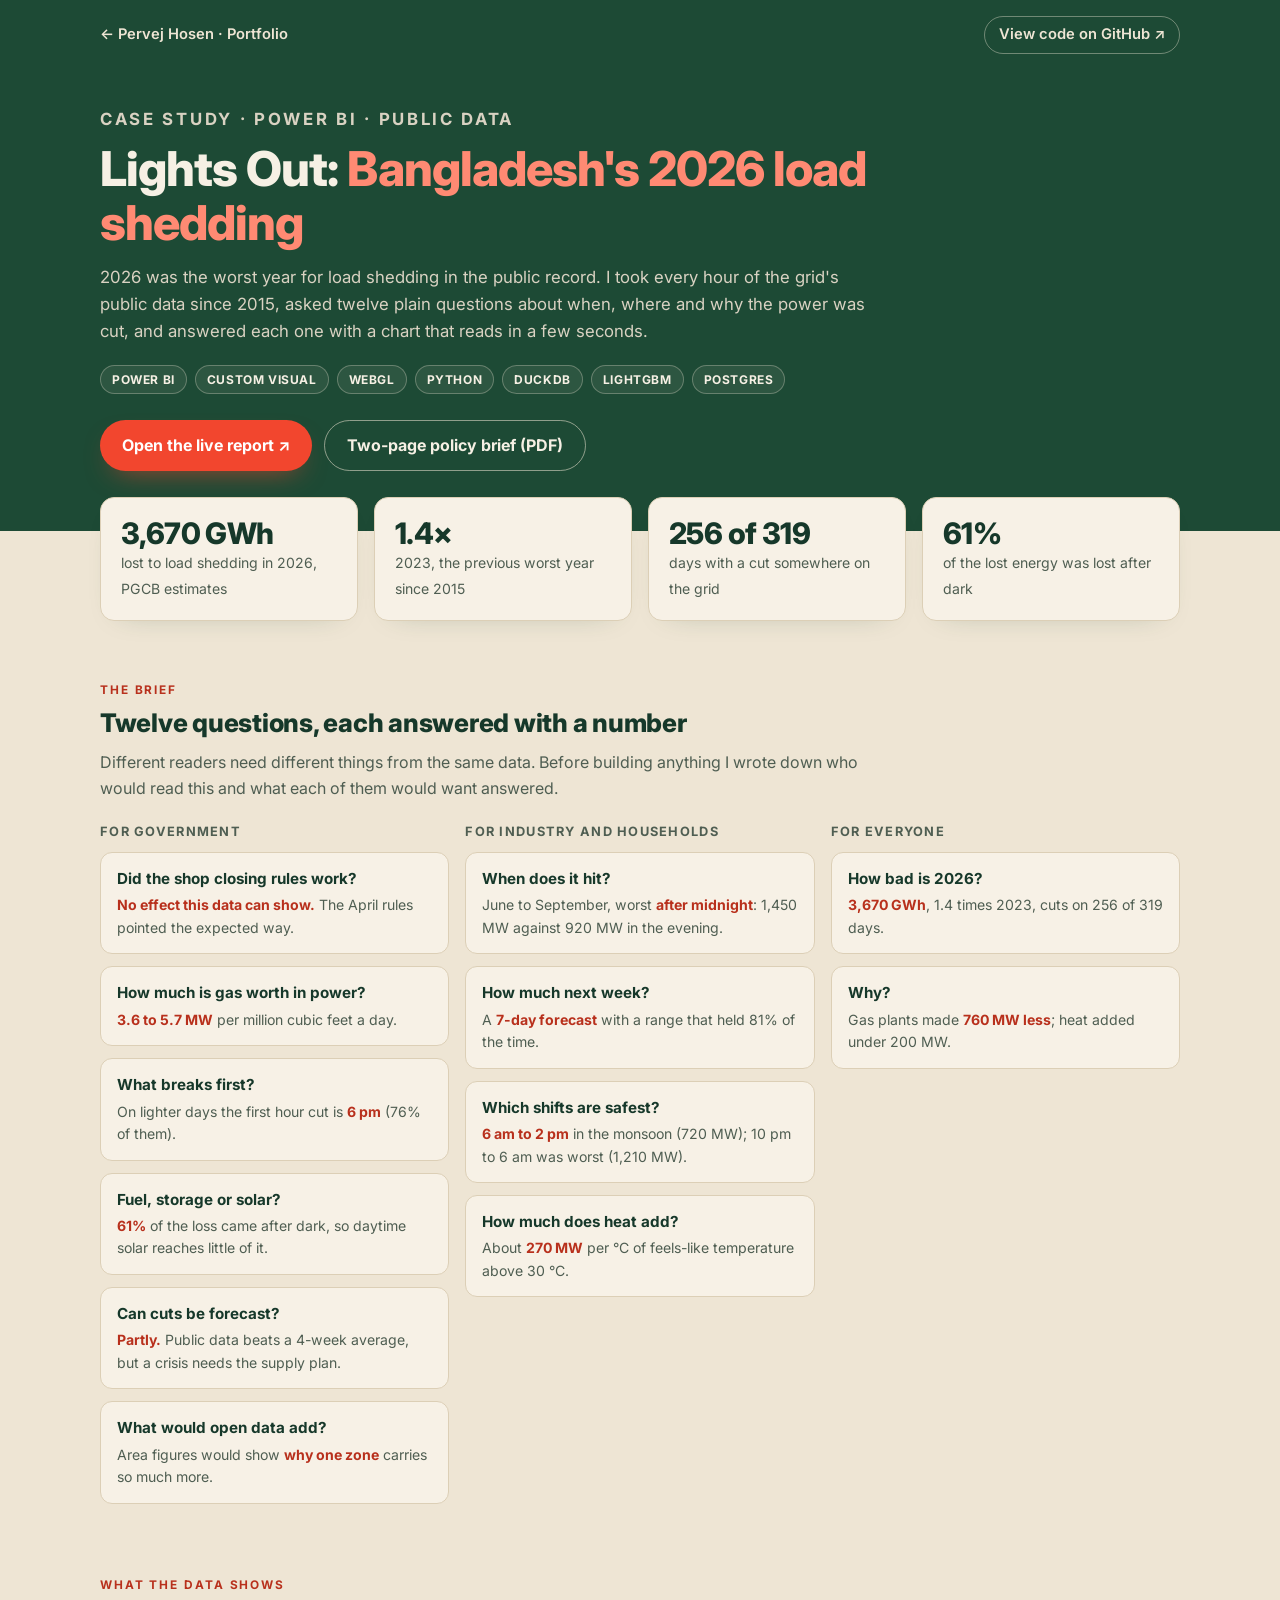
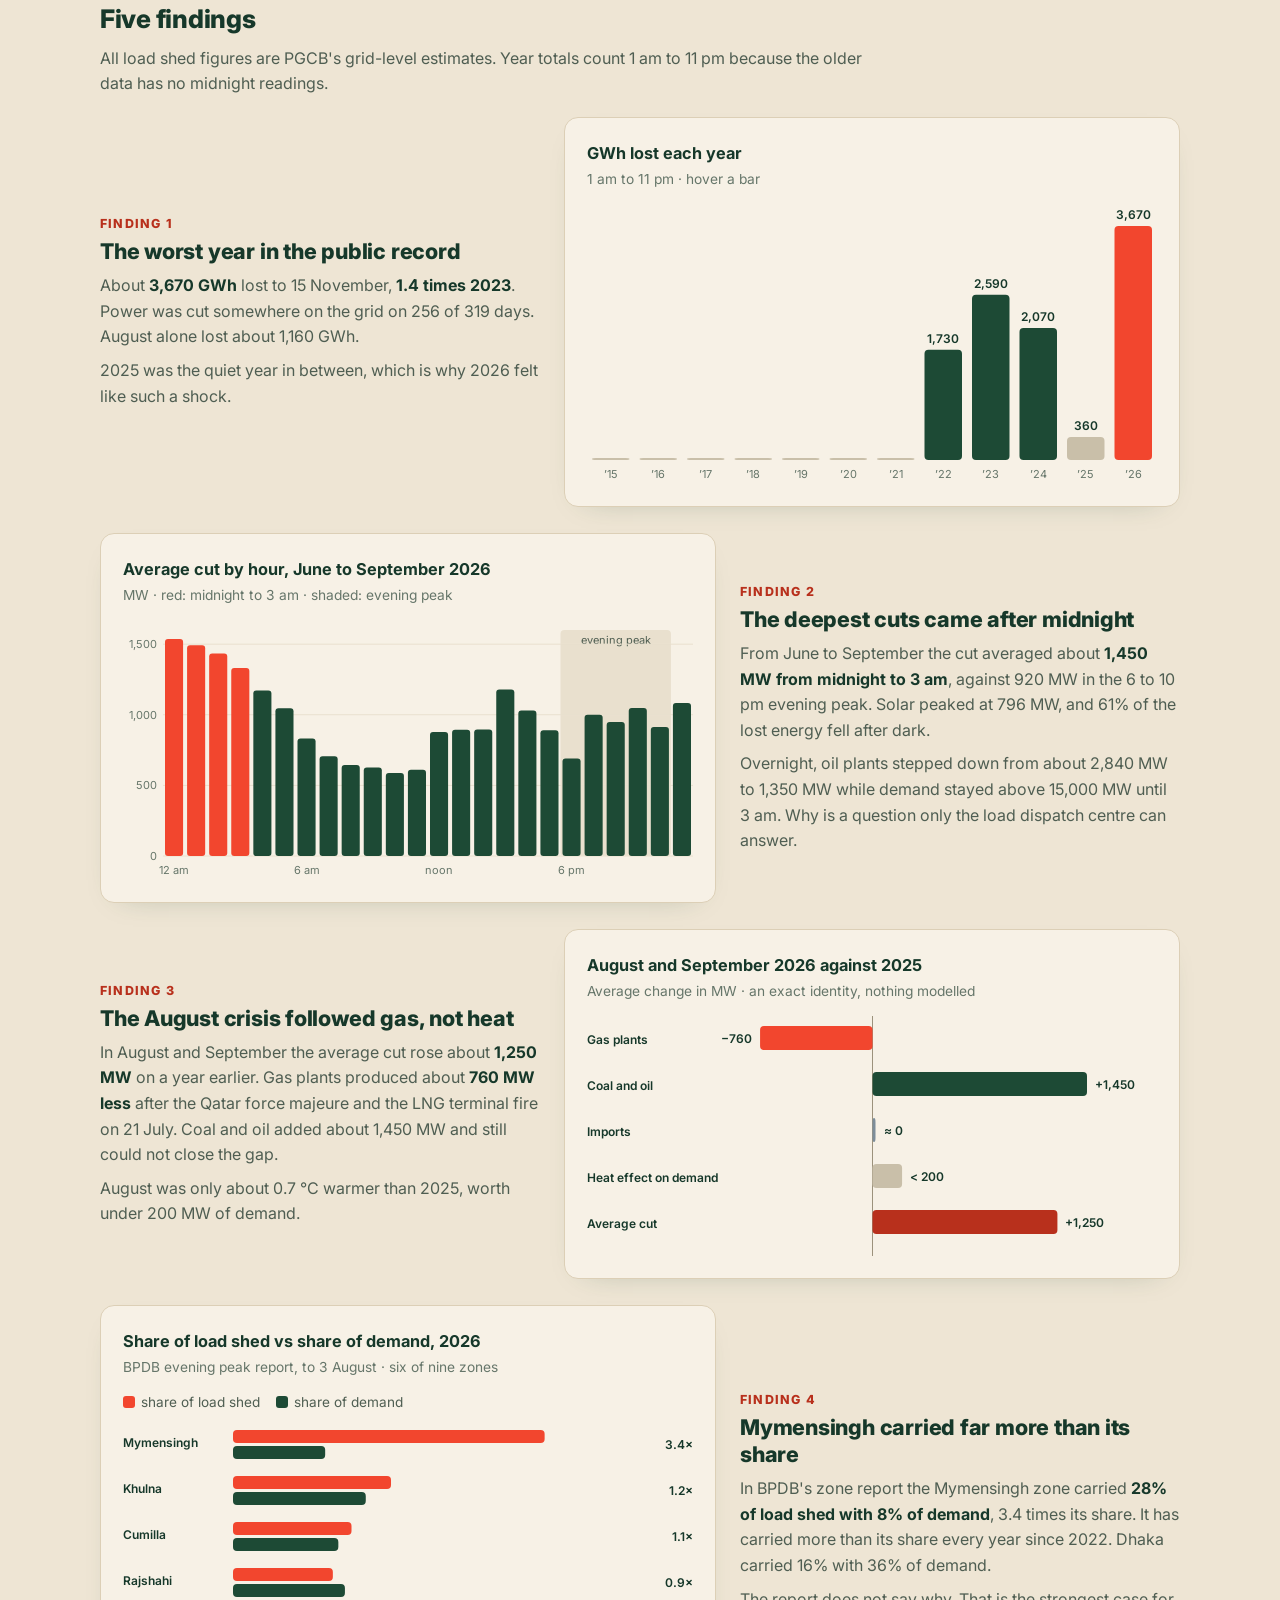
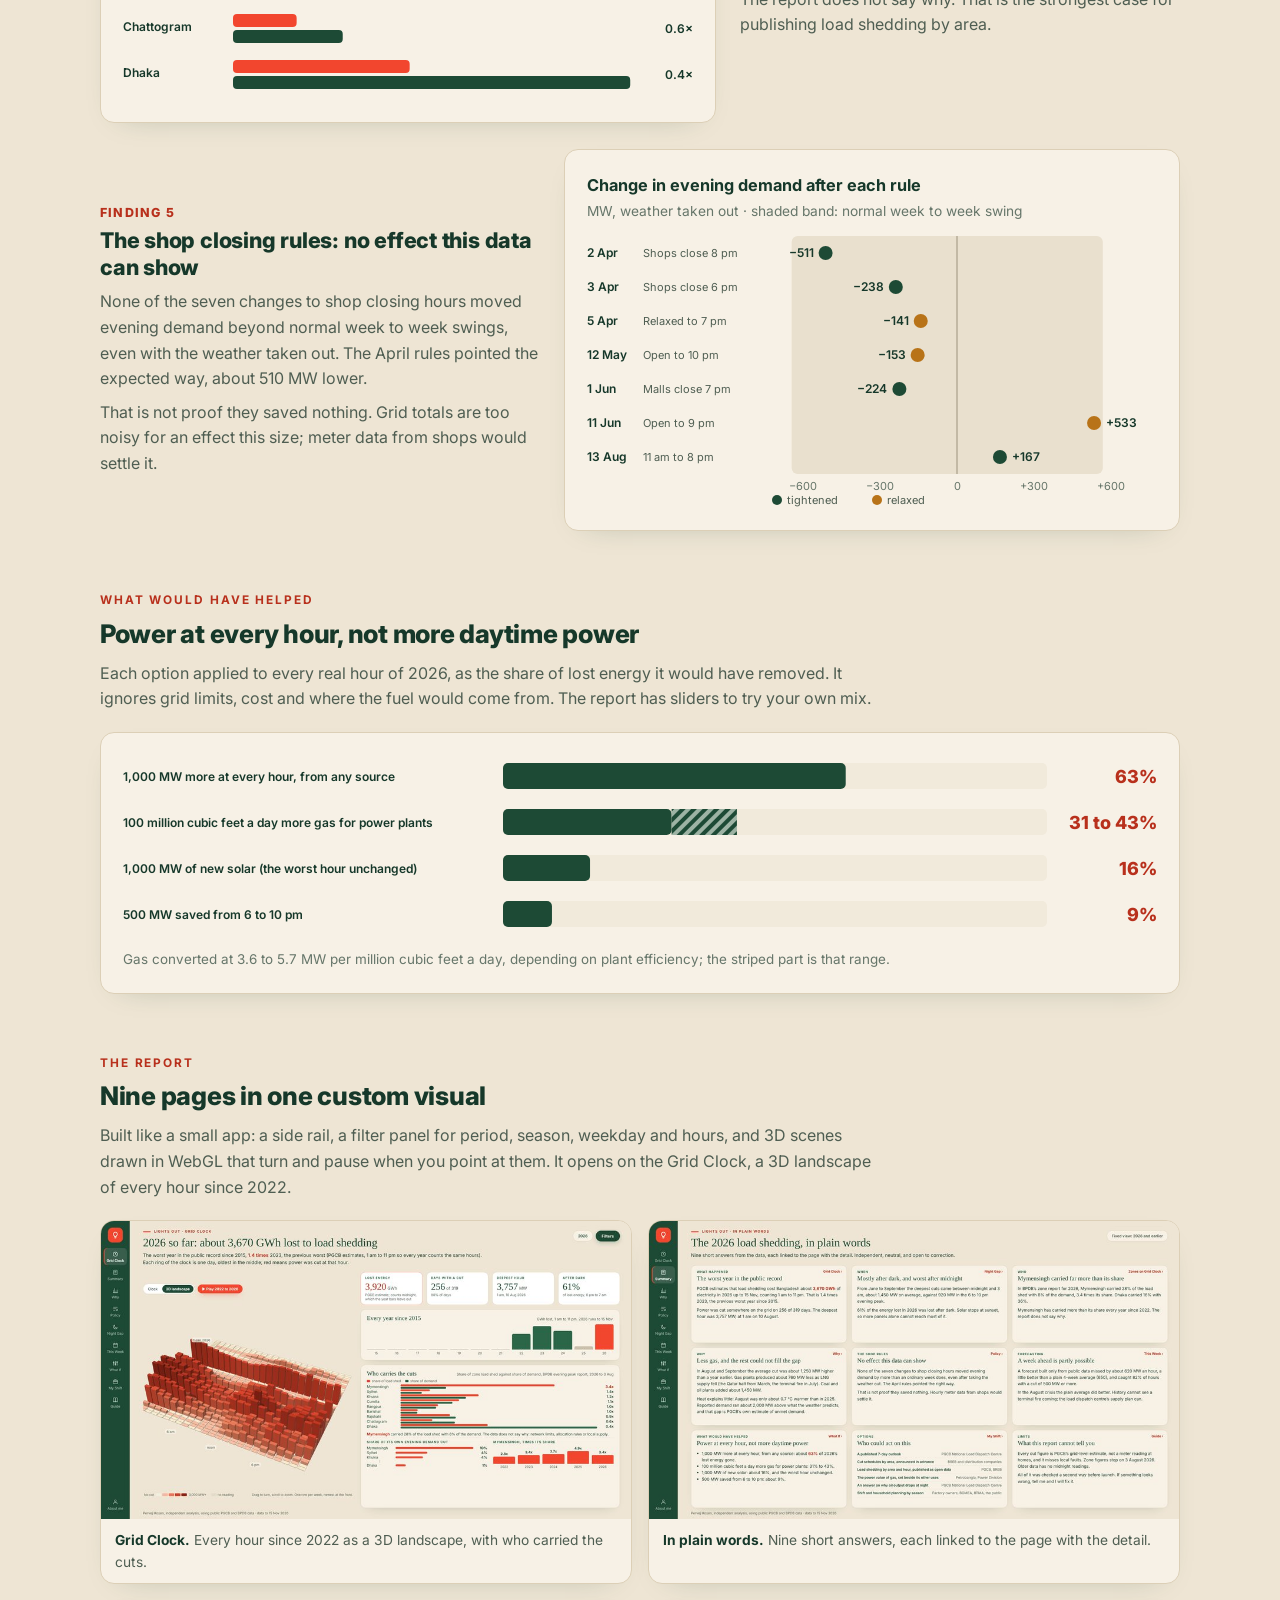
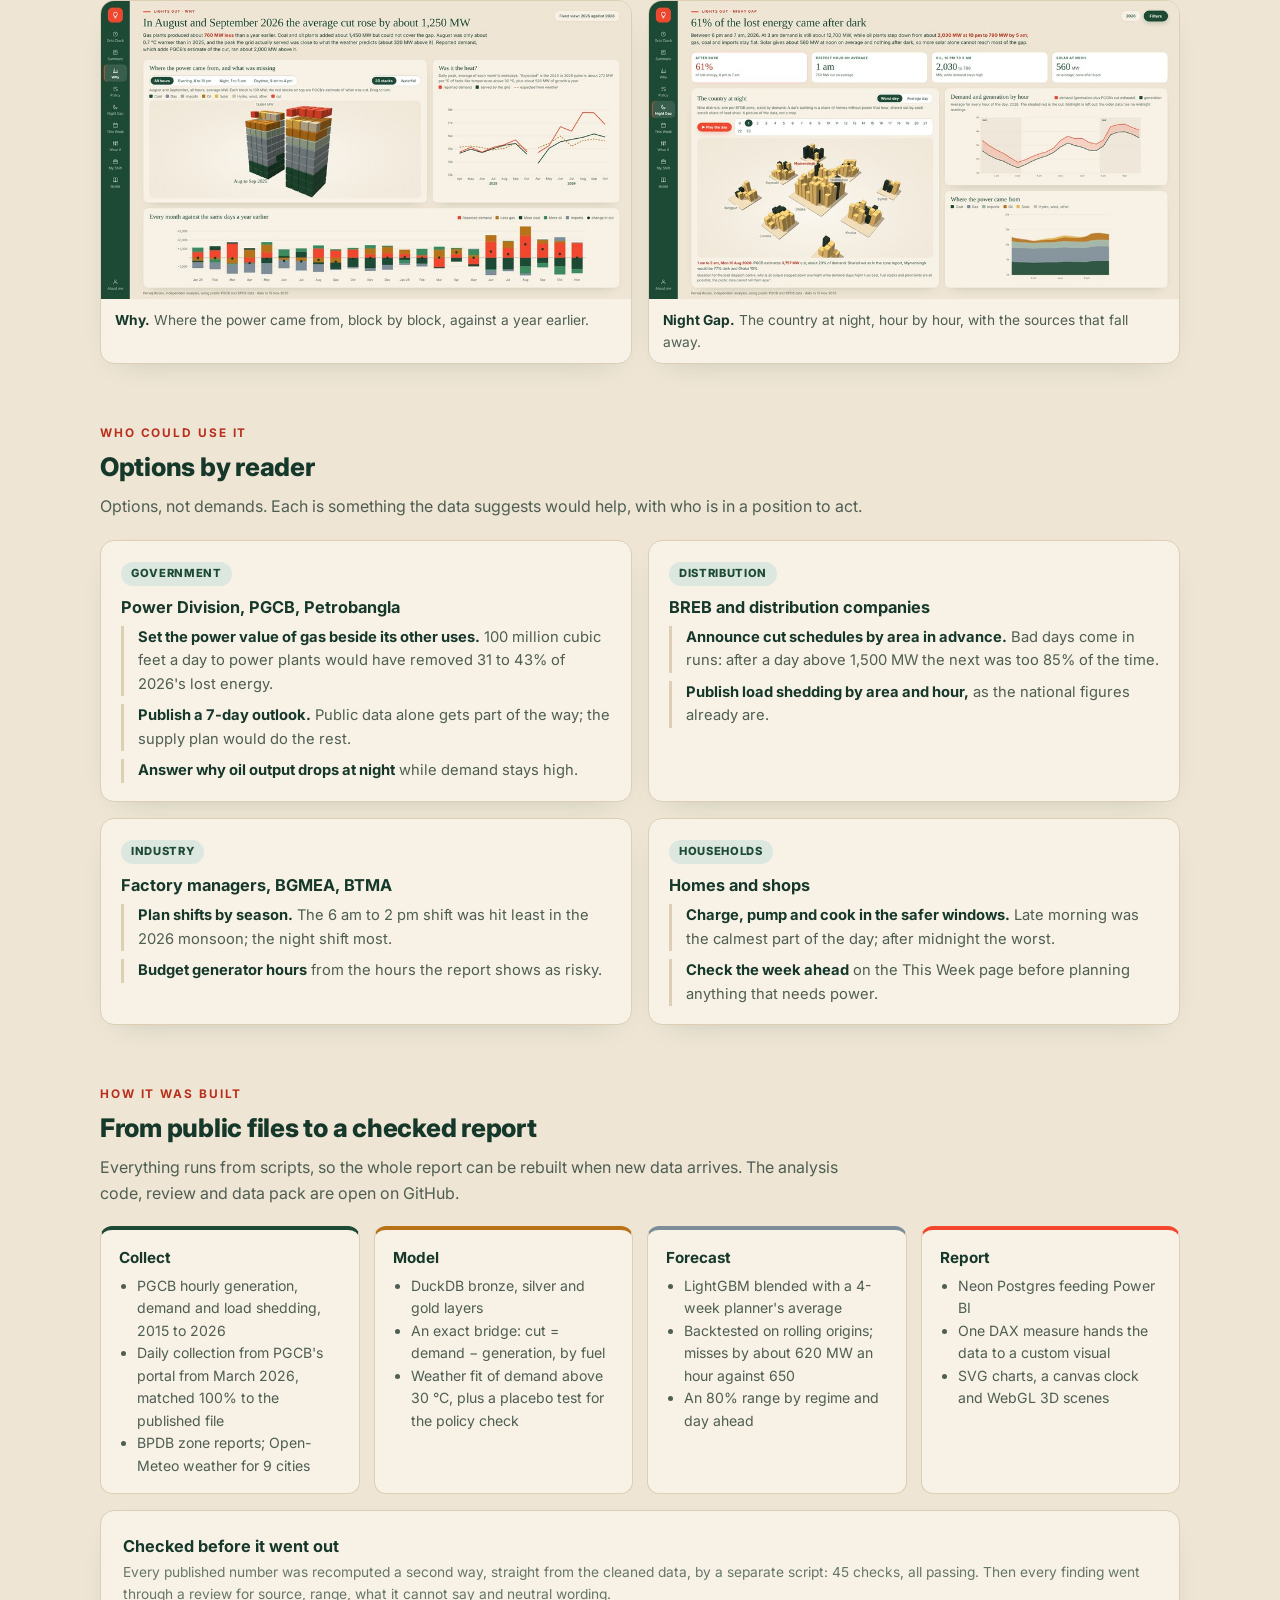
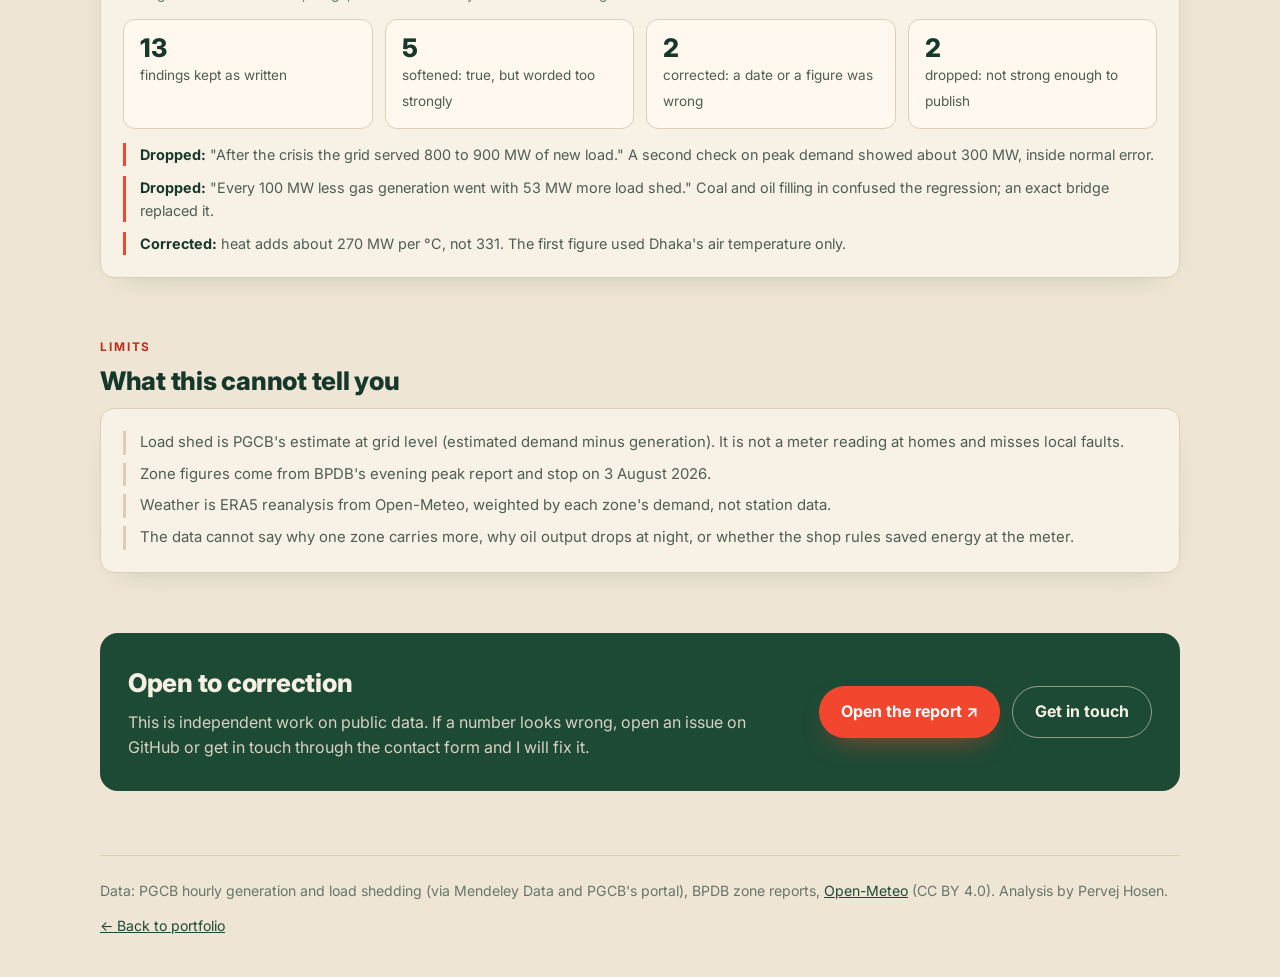
<file: projects/lights-out/index.html>
<!DOCTYPE html>
<html lang="en">
<head>
<meta charset="utf-8">
<meta name="viewport" content="width=device-width, initial-scale=1">
<title>Lights Out: Bangladesh's 2026 Load Shedding · Pervej Hosen</title>
<meta name="description" content="A case study of Bangladesh's 2026 load shedding from every hour of public PGCB data since 2015: when the cuts fell, who carried them, why, and what would have helped. Built as a custom Power BI visual with 3D.">
<meta property="og:title" content="Lights Out: Bangladesh's 2026 Load Shedding · Pervej Hosen">
<meta property="og:description" content="About 3,670 GWh lost in 2026, 1.4 times 2023. The deepest cuts came after midnight, Mymensingh carried 3.4 times its share, and the August crisis followed gas supply.">
<meta property="og:image" content="https://pervejhosen.com/assets/img/projects/lightsout-1.jpg">
<link rel="icon" href="../../favicon.svg" type="image/svg+xml">
<link rel="preconnect" href="https://fonts.googleapis.com">
<link rel="preconnect" href="https://fonts.gstatic.com" crossorigin>
<link href="https://fonts.googleapis.com/css2?family=Inter:wght@400;500;600;700;800&display=swap" rel="stylesheet">
<style>
:root {
  --navy: #1D4A35; --ink: #16382A; --muted: #4F5E52; --faint: #66766A; --line: #DCCFB6; --grid: #E6DCC8;
  --bg: #EEE5D4; --card: #F7F1E6; --accent: #1D4A35; --ochre: #B87318; --tomato: #F2462E; --tomato-ink: #B8301C; --slate: #7D8D99; --pale: #C9BFA9;
  --radius: 14px; --shadow: 0 10px 30px -22px rgba(29, 74, 53, .4);
}
* { box-sizing: border-box; margin: 0; padding: 0; }
html { scroll-behavior: smooth; }
body { font-family: Inter, system-ui, -apple-system, "Segoe UI", sans-serif; background: var(--bg); color: var(--ink); line-height: 1.6; -webkit-font-smoothing: antialiased; }
a { color: var(--accent); }
.wrap { max-width: 1120px; margin: 0 auto; padding: 0 20px; }

/* top bar + hero */
.top { background: var(--navy); color: #EEE5D4; }
.top-bar { display: flex; justify-content: space-between; align-items: center; gap: 12px; padding: 16px 0; font-size: .92rem; }
.top-bar a { color: #EEE5D4; text-decoration: none; font-weight: 600; }
.top-bar a:hover { color: #FF9A85; }
.top-bar .gh { border: 1px solid rgba(238, 229, 212, .4); border-radius: 999px; padding: 6px 14px; white-space: nowrap; }
.hero { padding: 36px 0 60px; }
.kicker { font-size: .78rem; font-weight: 700; letter-spacing: .16em; text-transform: uppercase; color: #FF9A85; }
.hero h1 { font-size: clamp(1.9rem, 4.4vw, 3rem); line-height: 1.12; letter-spacing: -.02em; font-weight: 800; color: #F6F0E4; margin: 10px 0 14px; max-width: 860px; }
.hero h1 span { color: #FF8A73; }
.hero p { color: #D9D2C2; max-width: 780px; font-size: 1.05rem; }
.chips { display: flex; flex-wrap: wrap; gap: 8px; margin-top: 20px; }
.chips span { font-size: .75rem; font-weight: 700; letter-spacing: .05em; text-transform: uppercase; color: #F6F0E4; border: 1px solid rgba(238, 229, 212, .3); background: rgba(238, 229, 212, .08); border-radius: 999px; padding: 4px 11px; }
.btns { display: flex; flex-wrap: wrap; gap: 12px; margin-top: 26px; }
.btn { display: inline-flex; align-items: center; gap: 8px; font-weight: 700; font-size: 1rem; text-decoration: none; border-radius: 999px; padding: 12px 22px; }
.btn.p { background: var(--tomato); color: #fff; box-shadow: 0 12px 28px -14px rgba(242, 70, 46, .75); }
.btn.p:hover { background: #E23A22; }
.btn.s { border: 1.5px solid rgba(238, 229, 212, .55); color: #F6F0E4; }
.btn.s:hover { background: #F6F0E4; color: var(--navy); }

/* KPI tiles */
.kpis { display: grid; grid-template-columns: repeat(4, minmax(0, 1fr)); gap: 16px; margin-top: -34px; position: relative; }
.kpi { background: var(--card); border: 1px solid var(--line); border-radius: var(--radius); padding: 18px 20px; box-shadow: var(--shadow); }
.kpi b { display: block; font-size: 1.85rem; font-weight: 800; letter-spacing: -.02em; line-height: 1.15; }
.kpi span { color: var(--muted); font-size: .88rem; }
@media (max-width: 820px) { .kpis { grid-template-columns: repeat(2, minmax(0, 1fr)); } }

/* sections */
section { margin-top: 60px; scroll-margin-top: 20px; }
.lab { font-size: .74rem; font-weight: 700; letter-spacing: .16em; text-transform: uppercase; color: var(--tomato-ink); margin-bottom: 4px; }
h2 { font-size: 1.6rem; letter-spacing: -.01em; font-weight: 800; margin-bottom: 6px; }
.lead { color: var(--muted); max-width: 780px; margin-bottom: 20px; }
.card { background: var(--card); border: 1px solid var(--line); border-radius: var(--radius); padding: 22px; box-shadow: var(--shadow); }
.card h3 { font-size: 1.02rem; font-weight: 700; }
.card .sub { color: var(--faint); font-size: .86rem; margin: 2px 0 14px; }
.two { display: grid; grid-template-columns: minmax(0, 1fr) minmax(0, 1fr); gap: 16px; }
@media (max-width: 900px) { .two { grid-template-columns: minmax(0, 1fr); } }

/* questions */
.qgrid { display: grid; grid-template-columns: repeat(3, minmax(0, 1fr)); gap: 16px; }
@media (max-width: 900px) { .qgrid { grid-template-columns: minmax(0, 1fr); } }
.qcol h3 { font-size: .8rem; font-weight: 700; letter-spacing: .1em; text-transform: uppercase; color: var(--muted); margin-bottom: 10px; }
.q { background: var(--card); border: 1px solid var(--line); border-radius: 12px; padding: 14px 16px; margin-bottom: 12px; }
.q b { display: block; font-size: .95rem; color: var(--ink); }
.q span { display: block; color: var(--muted); font-size: .88rem; margin-top: 3px; }
.q em { font-style: normal; font-weight: 700; color: var(--tomato-ink); }

/* findings */
.find { display: grid; grid-template-columns: minmax(0, 5fr) minmax(0, 7fr); gap: 24px; align-items: center; margin-bottom: 26px; }
.find.rev { grid-template-columns: minmax(0, 7fr) minmax(0, 5fr); }
.find.rev .ftxt { order: 2; }
@media (max-width: 900px) { .find, .find.rev { grid-template-columns: minmax(0, 1fr); } .find.rev .ftxt { order: 0; } }
.ftxt .num { font-size: .78rem; font-weight: 800; color: var(--tomato-ink); letter-spacing: .1em; text-transform: uppercase; }
.ftxt h3 { font-size: 1.35rem; line-height: 1.25; font-weight: 800; letter-spacing: -.01em; margin: 4px 0 8px; }
.ftxt p { color: var(--muted); }
.ftxt p + p { margin-top: 8px; }
.ftxt strong { color: var(--ink); }

/* charts */
.legend { display: flex; flex-wrap: wrap; gap: 16px; font-size: .85rem; color: var(--muted); margin-bottom: 10px; }
.legend i { display: inline-block; width: 12px; height: 12px; border-radius: 3px; margin-right: 6px; vertical-align: -1px; }
svg { display: block; width: 100%; height: auto; overflow: visible; }
svg text { font-family: inherit; }
.tick { fill: var(--faint); font-size: 11px; }
.lbl { fill: var(--ink); font-size: 12px; font-weight: 600; }
.lbl-muted { fill: var(--muted); font-size: 11px; }
#tip { position: fixed; z-index: 50; pointer-events: none; background: var(--navy); color: #f1f5f9; font-size: .82rem; line-height: 1.45; padding: 8px 11px; border-radius: 8px; box-shadow: 0 12px 30px -10px rgba(0, 0, 0, .5); opacity: 0; transition: opacity .12s; max-width: 260px; }
#tip b { color: #fff; }

/* gallery */
.gal { display: grid; grid-template-columns: repeat(2, minmax(0, 1fr)); gap: 16px; }
@media (max-width: 760px) { .gal { grid-template-columns: minmax(0, 1fr); } }
.gal figure { background: var(--card); border: 1px solid var(--line); border-radius: var(--radius); overflow: hidden; box-shadow: var(--shadow); }
.gal img { display: block; width: 100%; height: auto; }
.gal figcaption { padding: 10px 14px; font-size: .86rem; color: var(--muted); }
.gal figcaption b { color: var(--ink); }

/* readers */
.readers { display: grid; grid-template-columns: repeat(2, minmax(0, 1fr)); gap: 16px; }
@media (max-width: 760px) { .readers { grid-template-columns: minmax(0, 1fr); } }
.reader { background: var(--card); border: 1px solid var(--line); border-radius: var(--radius); padding: 18px 20px; box-shadow: var(--shadow); }
.reader .tag { display: inline-block; font-size: .7rem; font-weight: 800; letter-spacing: .06em; text-transform: uppercase; border-radius: 999px; padding: 3px 10px; margin-bottom: 8px; background: #DCE8DF; color: var(--navy); }
.reader h3 { font-size: 1.02rem; margin-bottom: 6px; }
.reader ul { list-style: none; display: grid; gap: 8px; }
.reader li { padding-left: 14px; border-left: 3px solid var(--line); color: var(--muted); font-size: .92rem; }
.reader li b { color: var(--ink); }

/* method */
.pipe { display: grid; grid-template-columns: repeat(4, minmax(0, 1fr)); gap: 14px; }
@media (max-width: 900px) { .pipe { grid-template-columns: repeat(2, minmax(0, 1fr)); } }
@media (max-width: 560px) { .pipe { grid-template-columns: minmax(0, 1fr); } }
.layer { border-radius: 12px; padding: 16px 18px; border: 1px solid var(--line); background: var(--card); border-top: 4px solid var(--navy); }
.layer:nth-child(2) { border-top-color: var(--ochre); } .layer:nth-child(3) { border-top-color: var(--slate); } .layer:nth-child(4) { border-top-color: var(--tomato); }
.layer h4 { font-size: .95rem; margin-bottom: 4px; }
.layer p, .layer li { color: var(--muted); font-size: .88rem; }
.layer ul { padding-left: 18px; margin-top: 4px; }
.review { display: grid; grid-template-columns: repeat(4, minmax(0, 1fr)); gap: 12px; margin-top: 14px; }
@media (max-width: 700px) { .review { grid-template-columns: repeat(2, minmax(0, 1fr)); } }
.rv { border-radius: 12px; padding: 14px 16px; background: #fff8ee; border: 1px solid var(--line); }
.rv b { display: block; font-size: 1.6rem; font-weight: 800; line-height: 1.1; }
.rv span { font-size: .85rem; color: var(--muted); }
.dropped { margin-top: 14px; display: grid; gap: 10px; }
.dropped div { font-size: .9rem; color: var(--muted); padding-left: 14px; border-left: 3px solid var(--tomato); }
.dropped b { color: var(--ink); }
code { font-family: ui-monospace, SFMono-Regular, Menlo, Consolas, monospace; font-size: .85em; background: #E9E0CE; padding: 1px 5px; border-radius: 4px; }
.note { color: var(--faint); font-size: .84rem; margin-top: 10px; }
.limits { list-style: none; display: grid; gap: 8px; }
.limits li { color: var(--muted); font-size: .93rem; padding-left: 14px; border-left: 3px solid var(--line); }
.closer { background: var(--navy); color: #F6F0E4; border-radius: 18px; padding: 30px 28px; display: grid; grid-template-columns: minmax(0, 1fr) auto; gap: 20px; align-items: center; }
.closer h2 { color: #F6F0E4; }
.closer p { color: #D9D2C2; max-width: 640px; }
.closer .btns { margin-top: 0; }
@media (max-width: 760px) { .closer { grid-template-columns: minmax(0, 1fr); } }
footer { margin: 64px 0 40px; padding-top: 24px; border-top: 1px solid var(--line); color: var(--faint); font-size: .88rem; display: flex; justify-content: space-between; gap: 12px; flex-wrap: wrap; }
@media (max-width: 560px) { .card, .reader { padding: 16px; } .kpi b { font-size: 1.5rem; } .btn { width: 100%; justify-content: center; } }
</style>
</head>
<body>
<header class="top">
  <div class="wrap">
    <div class="top-bar">
      <a href="../../#projects">← Pervej Hosen · Portfolio</a>
      <a class="gh" href="https://github.com/PervejHosen/lights-out" target="_blank" rel="noopener">View code on GitHub ↗</a>
    </div>
    <div class="hero">
      <p class="kicker">Case study · Power BI · Public data</p>
      <h1>Lights Out: <span>Bangladesh's 2026 load shedding</span></h1>
      <p>2026 was the worst year for load shedding in the public record. I took every hour of the grid's public data since 2015, asked twelve plain questions about when, where and why the power was cut, and answered each one with a chart that reads in a few seconds.</p>
      <div class="chips"><span>Power BI</span><span>Custom visual</span><span>WebGL</span><span>Python</span><span>DuckDB</span><span>LightGBM</span><span>Postgres</span></div>
      <div class="btns">
        <a class="btn p" href="https://app.powerbi.com/view?r=eyJrIjoiYzE1N2UxZGUtNTkxZC00Y2Y3LTk1ZWMtZWQwM2M5MThjZTIyIiwidCI6IjIyOTM4MjRkLWE0YjQtNDNmMi1hM2ZlLWU0Mjc2YzcxNjY2NCIsImMiOjEwfQ%3D%3D" target="_blank" rel="noopener">Open the live report ↗</a>
        <a class="btn s" href="lights-out-policy-brief.pdf" target="_blank" rel="noopener">Two-page policy brief (PDF)</a>
      </div>
    </div>
  </div>
</header>

<main class="wrap">
  <div class="kpis">
    <div class="kpi"><b>3,670 GWh</b><span>lost to load shedding in 2026, PGCB estimates</span></div>
    <div class="kpi"><b>1.4×</b><span>2023, the previous worst year since 2015</span></div>
    <div class="kpi"><b>256 of 319</b><span>days with a cut somewhere on the grid</span></div>
    <div class="kpi"><b>61%</b><span>of the lost energy was lost after dark</span></div>
  </div>

  <section id="questions">
    <p class="lab">The brief</p>
    <h2>Twelve questions, each answered with a number</h2>
    <p class="lead">Different readers need different things from the same data. Before building anything I wrote down who would read this and what each of them would want answered.</p>
    <div class="qgrid">
      <div class="qcol"><h3>For government</h3>
        <div class="q"><b>Did the shop closing rules work?</b><span><em>No effect this data can show.</em> The April rules pointed the expected way.</span></div>
        <div class="q"><b>How much is gas worth in power?</b><span><em>3.6 to 5.7 MW</em> per million cubic feet a day.</span></div>
        <div class="q"><b>What breaks first?</b><span>On lighter days the first hour cut is <em>6 pm</em> (76% of them).</span></div>
        <div class="q"><b>Fuel, storage or solar?</b><span><em>61%</em> of the loss came after dark, so daytime solar reaches little of it.</span></div>
        <div class="q"><b>Can cuts be forecast?</b><span><em>Partly.</em> Public data beats a 4-week average, but a crisis needs the supply plan.</span></div>
        <div class="q"><b>What would open data add?</b><span>Area figures would show <em>why one zone</em> carries so much more.</span></div>
      </div>
      <div class="qcol"><h3>For industry and households</h3>
        <div class="q"><b>When does it hit?</b><span>June to September, worst <em>after midnight</em>: 1,450 MW against 920 MW in the evening.</span></div>
        <div class="q"><b>How much next week?</b><span>A <em>7-day forecast</em> with a range that held 81% of the time.</span></div>
        <div class="q"><b>Which shifts are safest?</b><span><em>6 am to 2 pm</em> in the monsoon (720 MW); 10 pm to 6 am was worst (1,210 MW).</span></div>
        <div class="q"><b>How much does heat add?</b><span>About <em>270 MW</em> per °C of feels-like temperature above 30 °C.</span></div>
      </div>
      <div class="qcol"><h3>For everyone</h3>
        <div class="q"><b>How bad is 2026?</b><span><em>3,670 GWh</em>, 1.4 times 2023, cuts on 256 of 319 days.</span></div>
        <div class="q"><b>Why?</b><span>Gas plants made <em>760 MW less</em>; heat added under 200 MW.</span></div>
      </div>
    </div>
  </section>

  <section id="findings">
    <p class="lab">What the data shows</p>
    <h2>Five findings</h2>
    <p class="lead">All load shed figures are PGCB's grid-level estimates. Year totals count 1 am to 11 pm because the older data has no midnight readings.</p>

    <div class="find">
      <div class="ftxt"><p class="num">Finding 1</p><h3>The worst year in the public record</h3>
        <p>About <strong>3,670 GWh</strong> lost to 15 November, <strong>1.4 times 2023</strong>. Power was cut somewhere on the grid on 256 of 319 days. August alone lost about 1,160 GWh.</p>
        <p>2025 was the quiet year in between, which is why 2026 felt like such a shock.</p></div>
      <div class="card"><h3>GWh lost each year</h3><p class="sub">1 am to 11 pm · hover a bar</p><div id="cYears"></div></div>
    </div>

    <div class="find rev">
      <div class="ftxt"><p class="num">Finding 2</p><h3>The deepest cuts came after midnight</h3>
        <p>From June to September the cut averaged about <strong>1,450 MW from midnight to 3 am</strong>, against 920 MW in the 6 to 10 pm evening peak. Solar peaked at 796 MW, and 61% of the lost energy fell after dark.</p>
        <p>Overnight, oil plants stepped down from about 2,840 MW to 1,350 MW while demand stayed above 15,000 MW until 3 am. Why is a question only the load dispatch centre can answer.</p></div>
      <div class="card"><h3>Average cut by hour, June to September 2026</h3><p class="sub">MW · red: midnight to 3 am · shaded: evening peak</p><div id="cHours"></div></div>
    </div>

    <div class="find">
      <div class="ftxt"><p class="num">Finding 3</p><h3>The August crisis followed gas, not heat</h3>
        <p>In August and September the average cut rose about <strong>1,250 MW</strong> on a year earlier. Gas plants produced about <strong>760 MW less</strong> after the Qatar force majeure and the LNG terminal fire on 21 July. Coal and oil added about 1,450 MW and still could not close the gap.</p>
        <p>August was only about 0.7 °C warmer than 2025, worth under 200 MW of demand.</p></div>
      <div class="card"><h3>August and September 2026 against 2025</h3><p class="sub">Average change in MW · an exact identity, nothing modelled</p><div id="cCrisis"></div></div>
    </div>

    <div class="find rev">
      <div class="ftxt"><p class="num">Finding 4</p><h3>Mymensingh carried far more than its share</h3>
        <p>In BPDB's zone report the Mymensingh zone carried <strong>28% of load shed with 8% of demand</strong>, 3.4 times its share. It has carried more than its share every year since 2022. Dhaka carried 16% with 36% of demand.</p>
        <p>The report does not say why. That is the strongest case for publishing load shedding by area.</p></div>
      <div class="card"><h3>Share of load shed vs share of demand, 2026</h3><p class="sub">BPDB evening peak report, to 3 August · six of nine zones</p><div class="legend"><span><i style="background:var(--tomato)"></i>share of load shed</span><span><i style="background:var(--navy)"></i>share of demand</span></div><div id="cZones"></div></div>
    </div>

    <div class="find">
      <div class="ftxt"><p class="num">Finding 5</p><h3>The shop closing rules: no effect this data can show</h3>
        <p>None of the seven changes to shop closing hours moved evening demand beyond normal week to week swings, even with the weather taken out. The April rules pointed the expected way, about 510 MW lower.</p>
        <p>That is not proof they saved nothing. Grid totals are too noisy for an effect this size; meter data from shops would settle it.</p></div>
      <div class="card"><h3>Change in evening demand after each rule</h3><p class="sub">MW, weather taken out · shaded band: normal week to week swing</p><div id="cPolicy"></div></div>
    </div>
  </section>

  <section id="whatif">
    <p class="lab">What would have helped</p>
    <h2>Power at every hour, not more daytime power</h2>
    <p class="lead">Each option applied to every real hour of 2026, as the share of lost energy it would have removed. It ignores grid limits, cost and where the fuel would come from. The report has sliders to try your own mix.</p>
    <div class="card"><div id="cWhatif"></div><p class="note">Gas converted at 3.6 to 5.7 MW per million cubic feet a day, depending on plant efficiency; the striped part is that range.</p></div>
  </section>

  <section id="report">
    <p class="lab">The report</p>
    <h2>Nine pages in one custom visual</h2>
    <p class="lead">Built like a small app: a side rail, a filter panel for period, season, weekday and hours, and 3D scenes drawn in WebGL that turn and pause when you point at them. It opens on the Grid Clock, a 3D landscape of every hour since 2022.</p>
    <div class="gal">
      <figure><img src="../../assets/img/projects/lightsout-1.jpg" alt="Grid Clock page with a 3D landscape of every hour of load shedding" loading="lazy" width="900" height="506"><figcaption><b>Grid Clock.</b> Every hour since 2022 as a 3D landscape, with who carried the cuts.</figcaption></figure>
      <figure><img src="../../assets/img/projects/lightsout-2.jpg" alt="Summary page with nine plain-words cards" loading="lazy" width="900" height="506"><figcaption><b>In plain words.</b> Nine short answers, each linked to the page with the detail.</figcaption></figure>
      <figure><img src="../../assets/img/projects/lightsout-3.jpg" alt="Why page with 3D stacks of power sources" loading="lazy" width="900" height="506"><figcaption><b>Why.</b> Where the power came from, block by block, against a year earlier.</figcaption></figure>
      <figure><img src="../../assets/img/projects/lightsout-4.jpg" alt="Night Gap page with a 3D map of the country at night" loading="lazy" width="900" height="506"><figcaption><b>Night Gap.</b> The country at night, hour by hour, with the sources that fall away.</figcaption></figure>
    </div>
  </section>

  <section id="readers">
    <p class="lab">Who could use it</p>
    <h2>Options by reader</h2>
    <p class="lead">Options, not demands. Each is something the data suggests would help, with who is in a position to act.</p>
    <div class="readers">
      <div class="reader"><span class="tag">Government</span><h3>Power Division, PGCB, Petrobangla</h3><ul>
        <li><b>Set the power value of gas beside its other uses.</b> 100 million cubic feet a day to power plants would have removed 31 to 43% of 2026's lost energy.</li>
        <li><b>Publish a 7-day outlook.</b> Public data alone gets part of the way; the supply plan would do the rest.</li>
        <li><b>Answer why oil output drops at night</b> while demand stays high.</li></ul></div>
      <div class="reader"><span class="tag">Distribution</span><h3>BREB and distribution companies</h3><ul>
        <li><b>Announce cut schedules by area in advance.</b> Bad days come in runs: after a day above 1,500 MW the next was too 85% of the time.</li>
        <li><b>Publish load shedding by area and hour,</b> as the national figures already are.</li></ul></div>
      <div class="reader"><span class="tag">Industry</span><h3>Factory managers, BGMEA, BTMA</h3><ul>
        <li><b>Plan shifts by season.</b> The 6 am to 2 pm shift was hit least in the 2026 monsoon; the night shift most.</li>
        <li><b>Budget generator hours</b> from the hours the report shows as risky.</li></ul></div>
      <div class="reader"><span class="tag">Households</span><h3>Homes and shops</h3><ul>
        <li><b>Charge, pump and cook in the safer windows.</b> Late morning was the calmest part of the day; after midnight the worst.</li>
        <li><b>Check the week ahead</b> on the This Week page before planning anything that needs power.</li></ul></div>
    </div>
  </section>

  <section id="method">
    <p class="lab">How it was built</p>
    <h2>From public files to a checked report</h2>
    <p class="lead">Everything runs from scripts, so the whole report can be rebuilt when new data arrives. The analysis code, review and data pack are open on GitHub.</p>
    <div class="pipe">
      <div class="layer"><h4>Collect</h4><ul><li>PGCB hourly generation, demand and load shedding, 2015 to 2026</li><li>Daily collection from PGCB's portal from March 2026, matched 100% to the published file</li><li>BPDB zone reports; Open-Meteo weather for 9 cities</li></ul></div>
      <div class="layer"><h4>Model</h4><ul><li>DuckDB bronze, silver and gold layers</li><li>An exact bridge: cut = demand − generation, by fuel</li><li>Weather fit of demand above 30 °C, plus a placebo test for the policy check</li></ul></div>
      <div class="layer"><h4>Forecast</h4><ul><li>LightGBM blended with a 4-week planner's average</li><li>Backtested on rolling origins; misses by about 620 MW an hour against 650</li><li>An 80% range by regime and day ahead</li></ul></div>
      <div class="layer"><h4>Report</h4><ul><li>Neon Postgres feeding Power BI</li><li>One DAX measure hands the data to a custom visual</li><li>SVG charts, a canvas clock and WebGL 3D scenes</li></ul></div>
    </div>
    <div class="card" style="margin-top:16px">
      <h3>Checked before it went out</h3>
      <p class="sub">Every published number was recomputed a second way, straight from the cleaned data, by a separate script: 45 checks, all passing. Then every finding went through a review for source, range, what it cannot say and neutral wording.</p>
      <div class="review">
        <div class="rv"><b>13</b><span>findings kept as written</span></div>
        <div class="rv"><b>5</b><span>softened: true, but worded too strongly</span></div>
        <div class="rv"><b>2</b><span>corrected: a date or a figure was wrong</span></div>
        <div class="rv"><b>2</b><span>dropped: not strong enough to publish</span></div>
      </div>
      <div class="dropped">
        <div><b>Dropped:</b> "After the crisis the grid served 800 to 900 MW of new load." A second check on peak demand showed about 300 MW, inside normal error.</div>
        <div><b>Dropped:</b> "Every 100 MW less gas generation went with 53 MW more load shed." Coal and oil filling in confused the regression; an exact bridge replaced it.</div>
        <div><b>Corrected:</b> heat adds about 270 MW per °C, not 331. The first figure used Dhaka's air temperature only.</div>
      </div>
    </div>
  </section>

  <section id="limits">
    <p class="lab">Limits</p>
    <h2>What this cannot tell you</h2>
    <div class="card"><ul class="limits">
      <li>Load shed is PGCB's estimate at grid level (estimated demand minus generation). It is not a meter reading at homes and misses local faults.</li>
      <li>Zone figures come from BPDB's evening peak report and stop on 3 August 2026.</li>
      <li>Weather is ERA5 reanalysis from Open-Meteo, weighted by each zone's demand, not station data.</li>
      <li>The data cannot say why one zone carries more, why oil output drops at night, or whether the shop rules saved energy at the meter.</li>
    </ul></div>
  </section>

  <section>
    <div class="closer">
      <div><h2>Open to correction</h2><p>This is independent work on public data. If a number looks wrong, open an issue on GitHub or get in touch through the contact form and I will fix it.</p></div>
      <div class="btns"><a class="btn p" href="https://app.powerbi.com/view?r=eyJrIjoiYzE1N2UxZGUtNTkxZC00Y2Y3LTk1ZWMtZWQwM2M5MThjZTIyIiwidCI6IjIyOTM4MjRkLWE0YjQtNDNmMi1hM2ZlLWU0Mjc2YzcxNjY2NCIsImMiOjEwfQ%3D%3D" target="_blank" rel="noopener">Open the report ↗</a><a class="btn s" href="../../#contact">Get in touch</a></div>
    </div>
  </section>

  <footer>
    <span>Data: PGCB hourly generation and load shedding (via Mendeley Data and PGCB's portal), BPDB zone reports, <a href="https://open-meteo.com/" target="_blank" rel="noopener">Open-Meteo</a> (CC BY 4.0). Analysis by Pervej Hosen.</span>
    <a href="../../#projects">← Back to portfolio</a>
  </footer>
</main>
<div id="tip" role="tooltip"></div>

<script>
(() => {
  const $ = s => document.querySelector(s);
  const NS = "http://www.w3.org/2000/svg";
  const fmt = n => Math.round(n).toLocaleString("en-GB");
  const C = { g: "#1D4A35", t: "#F2462E", ti: "#B8301C", o: "#B87318", s: "#7D8D99", p: "#C9BFA9", band: "#E9E0CE" };
  const tip = $("#tip");
  const showTip = (e, html) => { tip.innerHTML = html; tip.style.opacity = 1; const x = Math.min(e.clientX + 14, innerWidth - tip.offsetWidth - 8); const y = e.clientY + 16 + tip.offsetHeight > innerHeight ? e.clientY - tip.offsetHeight - 12 : e.clientY + 16; tip.style.left = x + "px"; tip.style.top = y + "px"; };
  const hideTip = () => tip.style.opacity = 0;
  const bindTip = (el, html) => { el.addEventListener("mousemove", e => showTip(e, html)); el.addEventListener("mouseleave", hideTip); el.addEventListener("touchstart", e => showTip(e.touches[0], html), { passive: true }); };
  const svg = (w, h) => { const s = document.createElementNS(NS, "svg"); s.setAttribute("viewBox", `0 0 ${w} ${h}`); s.setAttribute("role", "img"); return s; };
  const el = (name, attrs, parent, text) => { const n = document.createElementNS(NS, name); for (const k in attrs) n.setAttribute(k, attrs[k]); if (text != null) n.textContent = text; parent && parent.appendChild(n); return n; };
  const cw = id => Math.max(300, Math.round(document.querySelector(id).clientWidth));
  const reduce = matchMedia("(prefers-reduced-motion: reduce)").matches;
  // grow bars when a chart scrolls into view
  const grow = (s, list) => {
    if (reduce || !("IntersectionObserver" in window)) return;
    list.forEach(([r, attr, to]) => r.setAttribute(attr, 0));
    const io = new IntersectionObserver(es => es.forEach(e => { if (!e.isIntersecting) return; io.disconnect(); const t0 = performance.now();
      const step = t => { const q = Math.min(1, (t - t0) / 700), k = 1 - Math.pow(1 - q, 3); list.forEach(([r, attr, to, base]) => { r.setAttribute(attr, to * k); if (base != null) r.setAttribute("y", base - to * k); }); if (q < 1) requestAnimationFrame(step); };
      requestAnimationFrame(step); }), { threshold: .35 });
    io.observe(s);
  };

  // 1. years
  (function () {
    const Y = [[2015, 7], [2016, 7], [2017, 0], [2018, 3], [2019, 3], [2020, 4], [2021, 1], [2022, 1730], [2023, 2590], [2024, 2070], [2025, 360], [2026, 3670]];
    const W = cw("#cYears"), H = 280, B = 24, T = 22, bw = W / Y.length, max = 3670, s = svg(W, H), anim = [];
    Y.forEach(([y, v], i) => {
      const h = Math.max(2, (H - B - T) * v / max), x = i * bw + 5, base = H - B;
      const r = el("rect", { x, y: base - h, width: bw - 10, height: h, rx: 4, fill: y === 2026 ? C.t : v > 1000 ? C.g : C.p }, s);
      anim.push([r, "height", h, base]);
      if (v > 300) el("text", { x: x + (bw - 10) / 2, y: base - h - 7, "text-anchor": "middle", class: "lbl", "font-size": W < 480 ? 10 : 12, fill: y === 2026 ? C.ti : C.g }, s, fmt(v));
      el("text", { x: x + (bw - 10) / 2, y: H - 6, "text-anchor": "middle", class: "tick" }, s, "’" + String(y).slice(2));
      const hit = el("rect", { x: i * bw, y: 0, width: bw, height: H, fill: "transparent" }, s);
      bindTip(hit, `<b>${y}</b><br>${fmt(v)} GWh lost`);
    });
    $("#cYears").appendChild(s); grow(s, anim);
  })();

  // 2. hours
  (function () {
    const P = [1536, 1492, 1434, 1331, 1171, 1046, 832, 706, 644, 626, 587, 611, 877, 894, 895, 1179, 1030, 890, 691, 1000, 949, 1047, 914, 1083];
    const lab = h => h === 0 ? "12 am" : h < 12 ? h + " am" : h === 12 ? "noon" : (h - 12) + " pm";
    const W = cw("#cHours"), H = 260, B = 24, L = 40, T = 10, bw = (W - L) / 24, max = 1600, s = svg(W, H), anim = [];
    const y = v => T + (H - B - T) * (1 - v / max);
    el("rect", { x: L + 18 * bw, y: T, width: 5 * bw, height: H - B - T, fill: C.band, rx: 4 }, s);
    el("text", { x: L + 20.5 * bw, y: T + 14, "text-anchor": "middle", class: "lbl-muted" }, s, "evening peak");
    [0, 500, 1000, 1500].forEach(v => { el("line", { x1: L, x2: W, y1: y(v), y2: y(v), stroke: C.band }, s); el("text", { x: L - 6, y: y(v) + 4, "text-anchor": "end", class: "tick" }, s, fmt(v)); });
    P.forEach((v, h) => {
      const base = H - B, hh = base - y(v);
      const r = el("rect", { x: L + h * bw + 2, y: y(v), width: bw - 4, height: hh, rx: 3, fill: h <= 3 ? C.t : C.g }, s);
      anim.push([r, "height", hh, base]);
      if (h % 6 === 0) el("text", { x: L + h * bw + bw / 2, y: H - 6, "text-anchor": "middle", class: "tick" }, s, lab(h));
      const hit = el("rect", { x: L + h * bw, y: 0, width: bw, height: H, fill: "transparent" }, s);
      bindTip(hit, `<b>${lab(h)}</b><br>${fmt(v)} MW cut on average`);
    });
    $("#cHours").appendChild(s); grow(s, anim);
  })();

  // 3. crisis bridge
  (function () {
    const R = [["Gas plants", -760, C.t, "produced less"], ["Coal and oil", 1450, C.g, "added"], ["Imports", 0, C.s, "barely moved"], ["Heat effect on demand", 200, C.p, "under 200 MW"], ["Average cut", 1250, C.ti, "rose"]];
    const W = cw("#cCrisis"), rowH = 46, L = W < 480 ? 120 : 170, H = R.length * rowH + 10, s = svg(W, H), mid = L + (W - L - 70) * 0.35, sc = (W - L - 70) * 0.65 / 1450, anim = [];
    el("line", { x1: mid, x2: mid, y1: 0, y2: H, stroke: "#9C927C" }, s);
    R.forEach(([n, v, col, d], i) => {
      const y = i * rowH + 10, w = Math.max(3, Math.abs(v) * sc);
      el("text", { x: 0, y: y + 18, class: "lbl" }, s, n);
      const r = el("rect", { x: v < 0 ? mid - w : mid, y, width: w, height: 24, rx: 4, fill: col }, s);
      if (v >= 0) anim.push([r, "width", w]);
      el("text", { x: v < 0 ? mid - w - 8 : mid + w + 8, y: y + 17, "text-anchor": v < 0 ? "end" : "start", class: "lbl" }, s, n === "Heat effect on demand" ? "< 200" : n === "Imports" ? "≈ 0" : (v > 0 ? "+" : "−") + fmt(Math.abs(v)));
      bindTip(r, `<b>${n}</b><br>${d}${v ? ", about " + fmt(Math.abs(v)) + " MW" : ""}`);
    });
    $("#cCrisis").appendChild(s); grow(s, anim);
  })();

  // 4. zones
  (function () {
    const Z = [["Mymensingh", 28.4, 8.4, "3.4×"], ["Khulna", 14.4, 12.1, "1.2×"], ["Cumilla", 10.8, 9.6, "1.1×"], ["Rajshahi", 9.1, 10.2, "0.9×"], ["Chattogram", 5.8, 10.0, "0.6×"], ["Dhaka", 16.1, 36.2, "0.4×"]];
    const W = cw("#cZones"), rowH = 46, L = W < 480 ? 92 : 110, R = 54, H = Z.length * rowH, s = svg(W, H), max = 37, sc = (W - L - R) / max, anim = [];
    Z.forEach(([n, a, d, x], i) => {
      const y = i * rowH + 6;
      el("text", { x: 0, y: y + 17, class: "lbl" }, s, n);
      const r1 = el("rect", { x: L, y, width: a * sc, height: 13, rx: 4, fill: C.t }, s);
      const r2 = el("rect", { x: L, y: y + 16, width: d * sc, height: 13, rx: 4, fill: C.g }, s);
      anim.push([r1, "width", a * sc], [r2, "width", d * sc]);
      el("text", { x: W, y: y + 19, "text-anchor": "end", class: "lbl", fill: i === 0 ? C.ti : C.g }, s, x);
      const hit = el("rect", { x: 0, y: y - 4, width: W, height: rowH - 4, fill: "transparent" }, s);
      bindTip(hit, `<b>${n}</b><br>${Math.round(a)}% of load shed<br>${Math.round(d)}% of demand`);
    });
    $("#cZones").appendChild(s); grow(s, anim);
  })();

  // 5. policy
  (function () {
    const E = [["2 Apr", "Shops close 8 pm", -511, 1], ["3 Apr", "Shops close 6 pm", -238, 1], ["5 Apr", "Relaxed to 7 pm", -141, 0], ["12 May", "Open to 10 pm", -153, 0], ["1 Jun", "Malls close 7 pm", -224, 1], ["11 Jun", "Open to 9 pm", 533, 0], ["13 Aug", "11 am to 8 pm", 167, 1]];
    const W = cw("#cPolicy"), sm = W < 480, rowH = 34, L = sm ? 62 : 190, H = E.length * rowH + 34, s = svg(W, H), lo = -700, hi = 700, x = v => L + (W - L - 20) * (v - lo) / (hi - lo);
    el("rect", { x: x(-643), y: 0, width: x(567) - x(-643), height: E.length * rowH, fill: C.band, rx: 6 }, s);
    el("line", { x1: x(0), x2: x(0), y1: 0, y2: E.length * rowH, stroke: "#9C927C" }, s);
    [-600, -300, 0, 300, 600].forEach(v => el("text", { x: x(v), y: E.length * rowH + 16, "text-anchor": "middle", class: "tick" }, s, (v > 0 ? "+" : v < 0 ? "−" : "") + Math.abs(v)));
    E.forEach(([d, n, v, tight], i) => {
      const y = i * rowH + rowH / 2;
      el("text", { x: 0, y: y + 4, class: "lbl" }, s, d);
      if (!sm) el("text", { x: 56, y: y + 4, class: "lbl-muted" }, s, n);
      const c = el("circle", { cx: x(v), cy: y, r: 7, fill: tight ? C.g : C.o }, s);
      el("text", { x: x(v) + (v < 0 ? -12 : 12), y: y + 4, "text-anchor": v < 0 ? "end" : "start", class: "lbl" }, s, (v > 0 ? "+" : "−") + Math.abs(v));
      bindTip(c, `<b>${d}: ${n}</b><br>${v > 0 ? "+" : "−"}${Math.abs(v)} MW evening demand, weather taken out<br>${tight ? "Tightened" : "Relaxed"}`);
    });
    el("circle", { cx: L, cy: H - 8, r: 5, fill: C.g }, s); el("text", { x: L + 10, y: H - 4, class: "lbl-muted" }, s, "tightened");
    el("circle", { cx: L + 100, cy: H - 8, r: 5, fill: C.o }, s); el("text", { x: L + 110, y: H - 4, class: "lbl-muted" }, s, "relaxed");
    $("#cPolicy").appendChild(s);
  })();

  // 6. what-if
  (function () {
    const R = [["1,000 MW more at every hour, from any source", 63, 63], ["100 million cubic feet a day more gas for power plants", 31, 43], ["1,000 MW of new solar (the worst hour unchanged)", 16, 16], ["500 MW saved from 6 to 10 pm", 9, 9]];
    const W = cw("#cWhatif"), narrow = W < 640, rowH = narrow ? 64 : 46, L = narrow ? 0 : 380, R2 = narrow ? 92 : 110, H = R.length * rowH, s = svg(W, H), sc = (W - L - R2) / 100, anim = [];
    const defs = el("defs", {}, s), pat = el("pattern", { id: "stripe", width: 8, height: 8, patternUnits: "userSpaceOnUse", patternTransform: "rotate(45)" }, defs);
    el("rect", { width: 8, height: 8, fill: "#9DB3A4" }, pat); el("rect", { width: 4, height: 8, fill: C.g }, pat);
    R.forEach(([n, a, b], i) => {
      const y = i * rowH + (narrow ? 26 : 8);
      el("text", { x: 0, y: narrow ? y - 8 : y + 18, class: "lbl", "font-size": 13 }, s, n);
      el("rect", { x: L, y, width: 100 * sc, height: 26, rx: 5, fill: "#F1EADB" }, s);
      const r = el("rect", { x: L, y, width: a * sc, height: 26, rx: 5, fill: C.g }, s); anim.push([r, "width", a * sc]);
      if (b > a) el("rect", { x: L + a * sc, y, width: (b - a) * sc, height: 26, fill: "url(#stripe)" }, s);
      el("text", { x: W, y: y + 20, "text-anchor": "end", fill: C.ti, "font-size": 18, "font-weight": 800 }, s, a === b ? a + "%" : a + " to " + b + "%");
    });
    $("#cWhatif").appendChild(s); grow(s, anim);
  })();
})();
</script>
<script src="../../js/analytics.js?v=10f"></script>
</body>
</html>
</file>
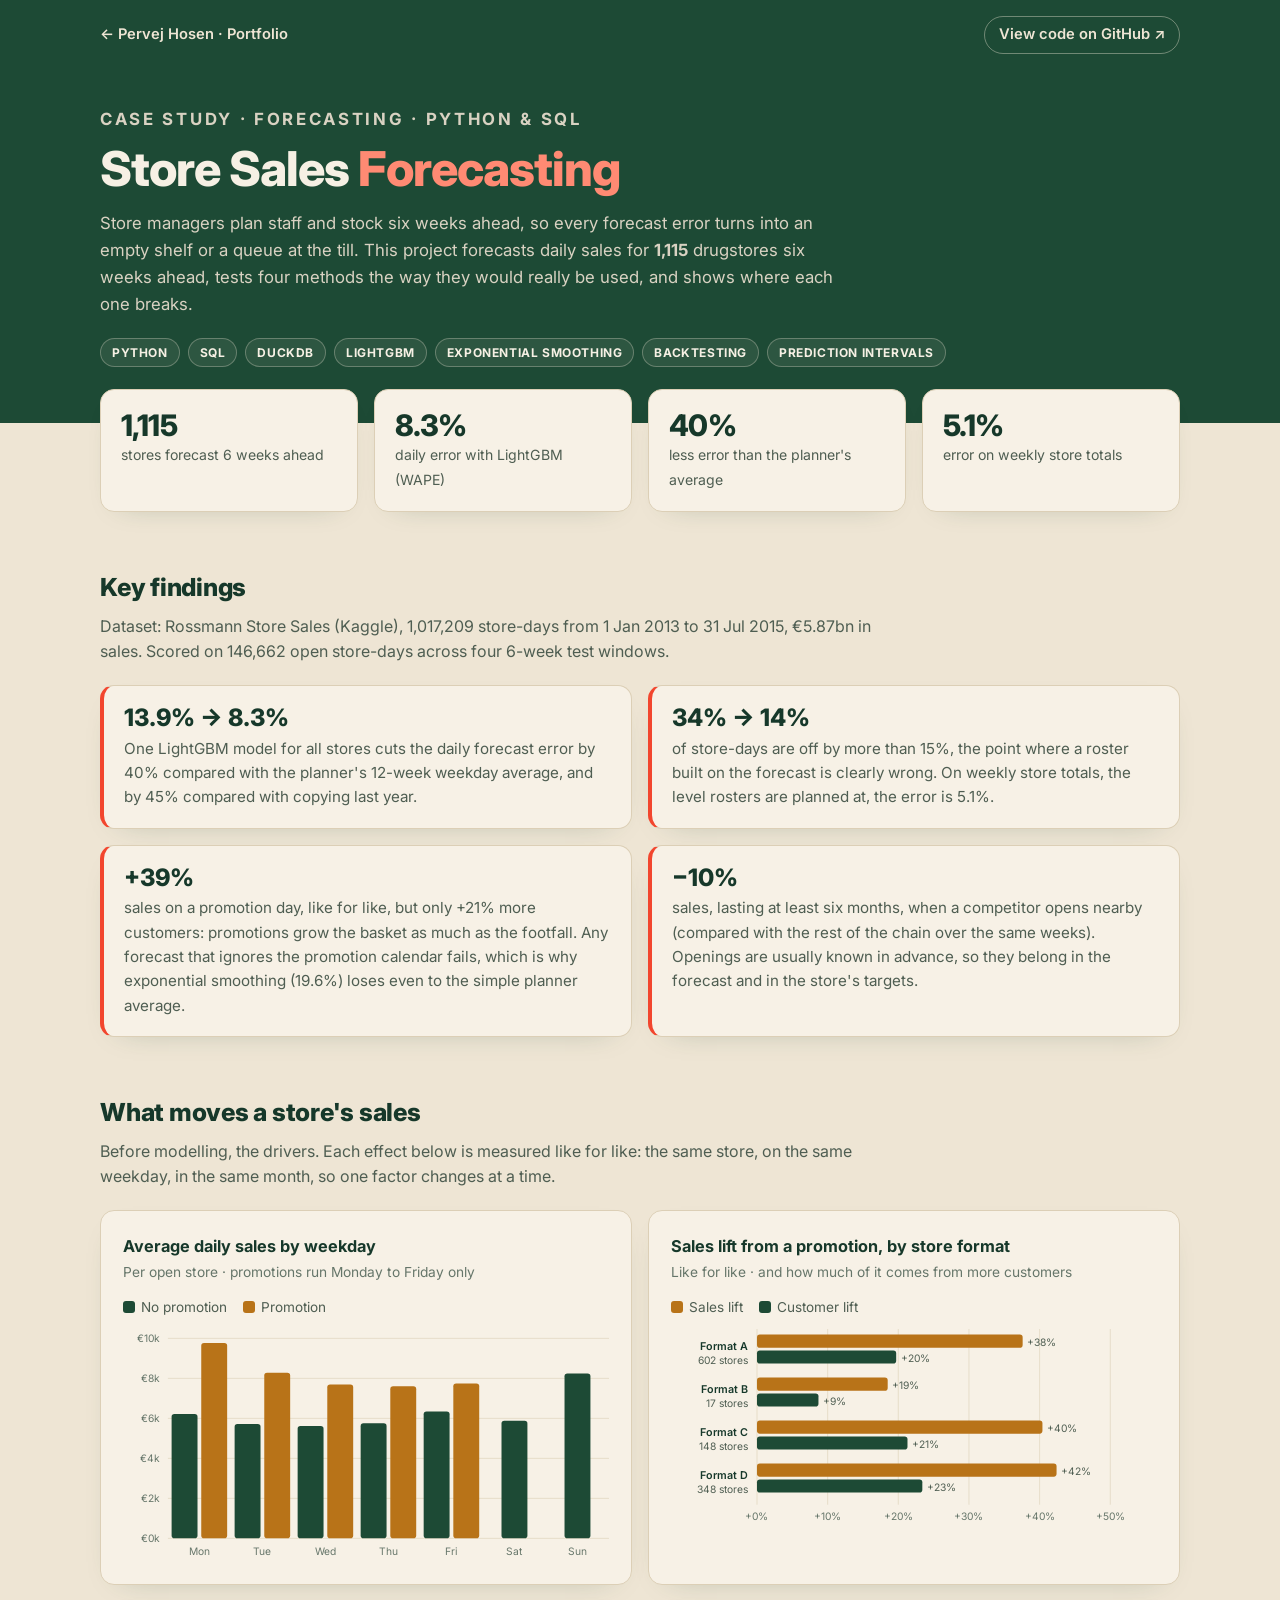
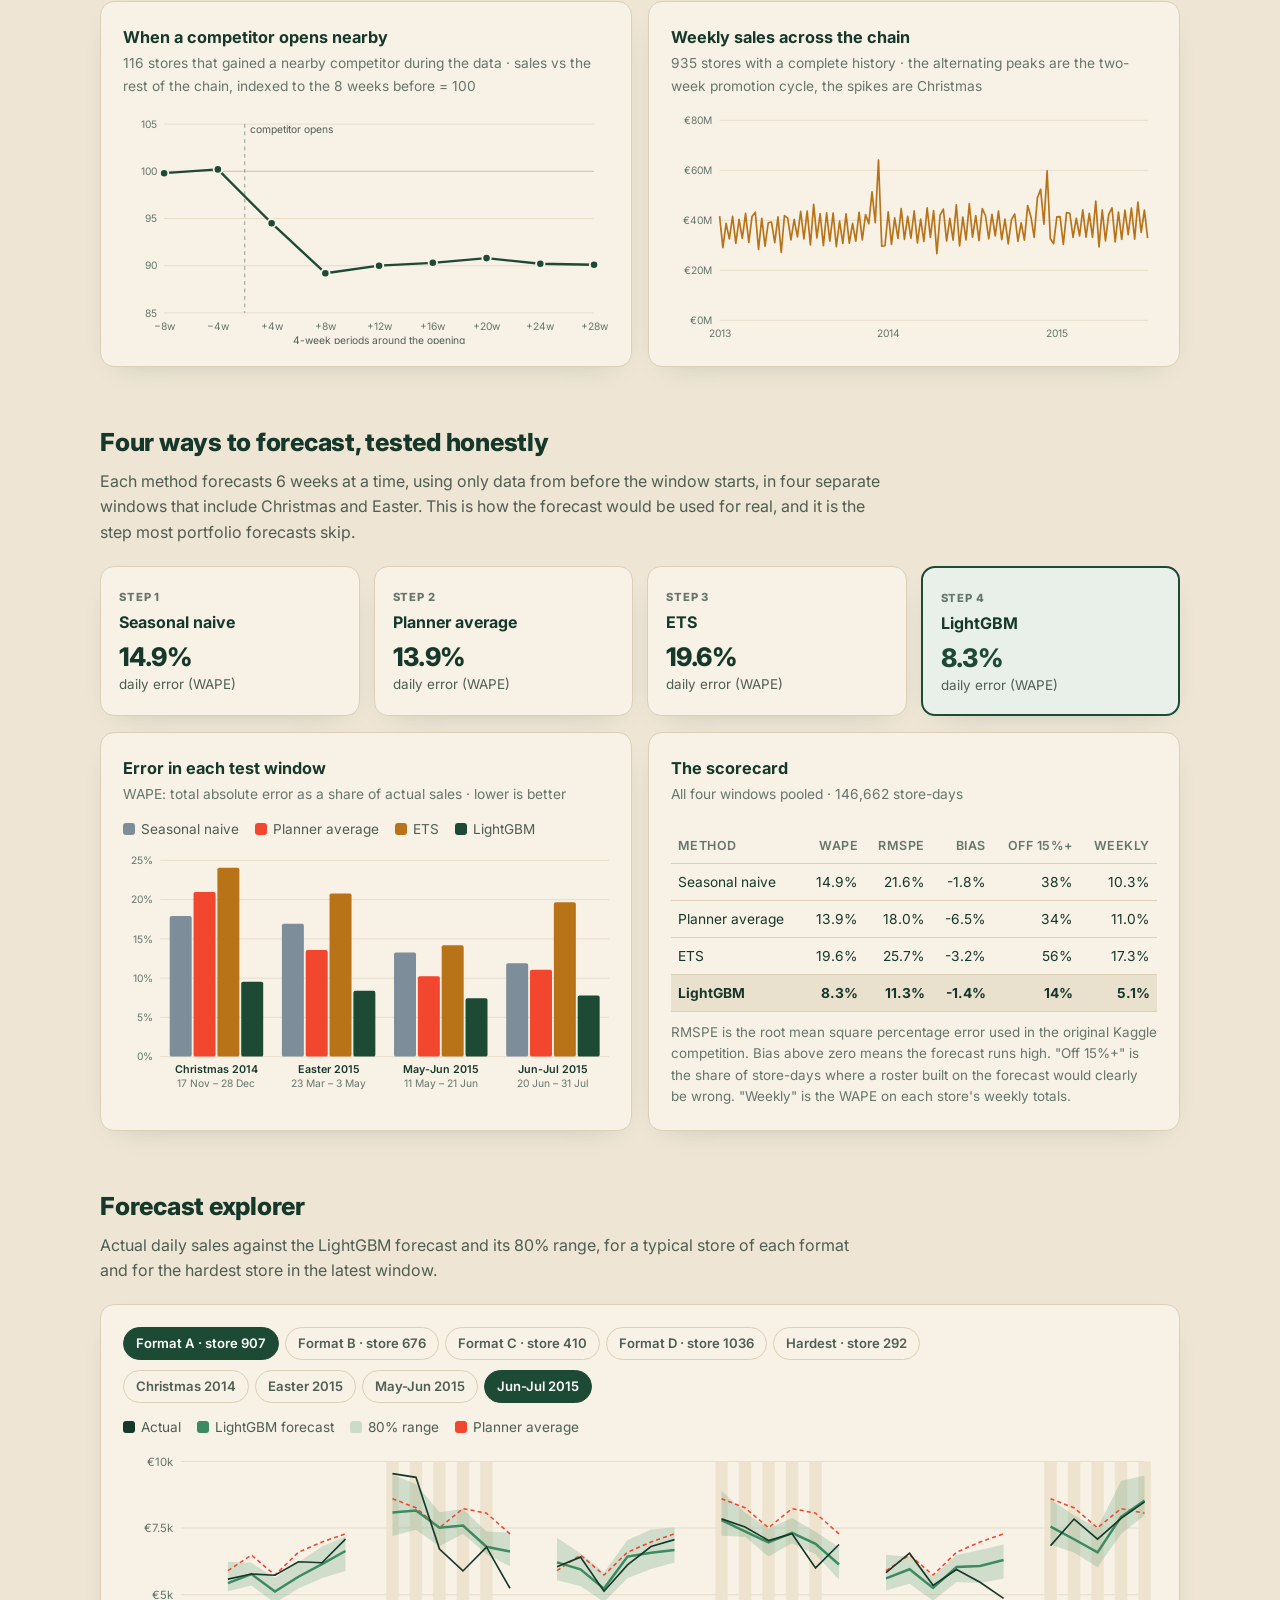
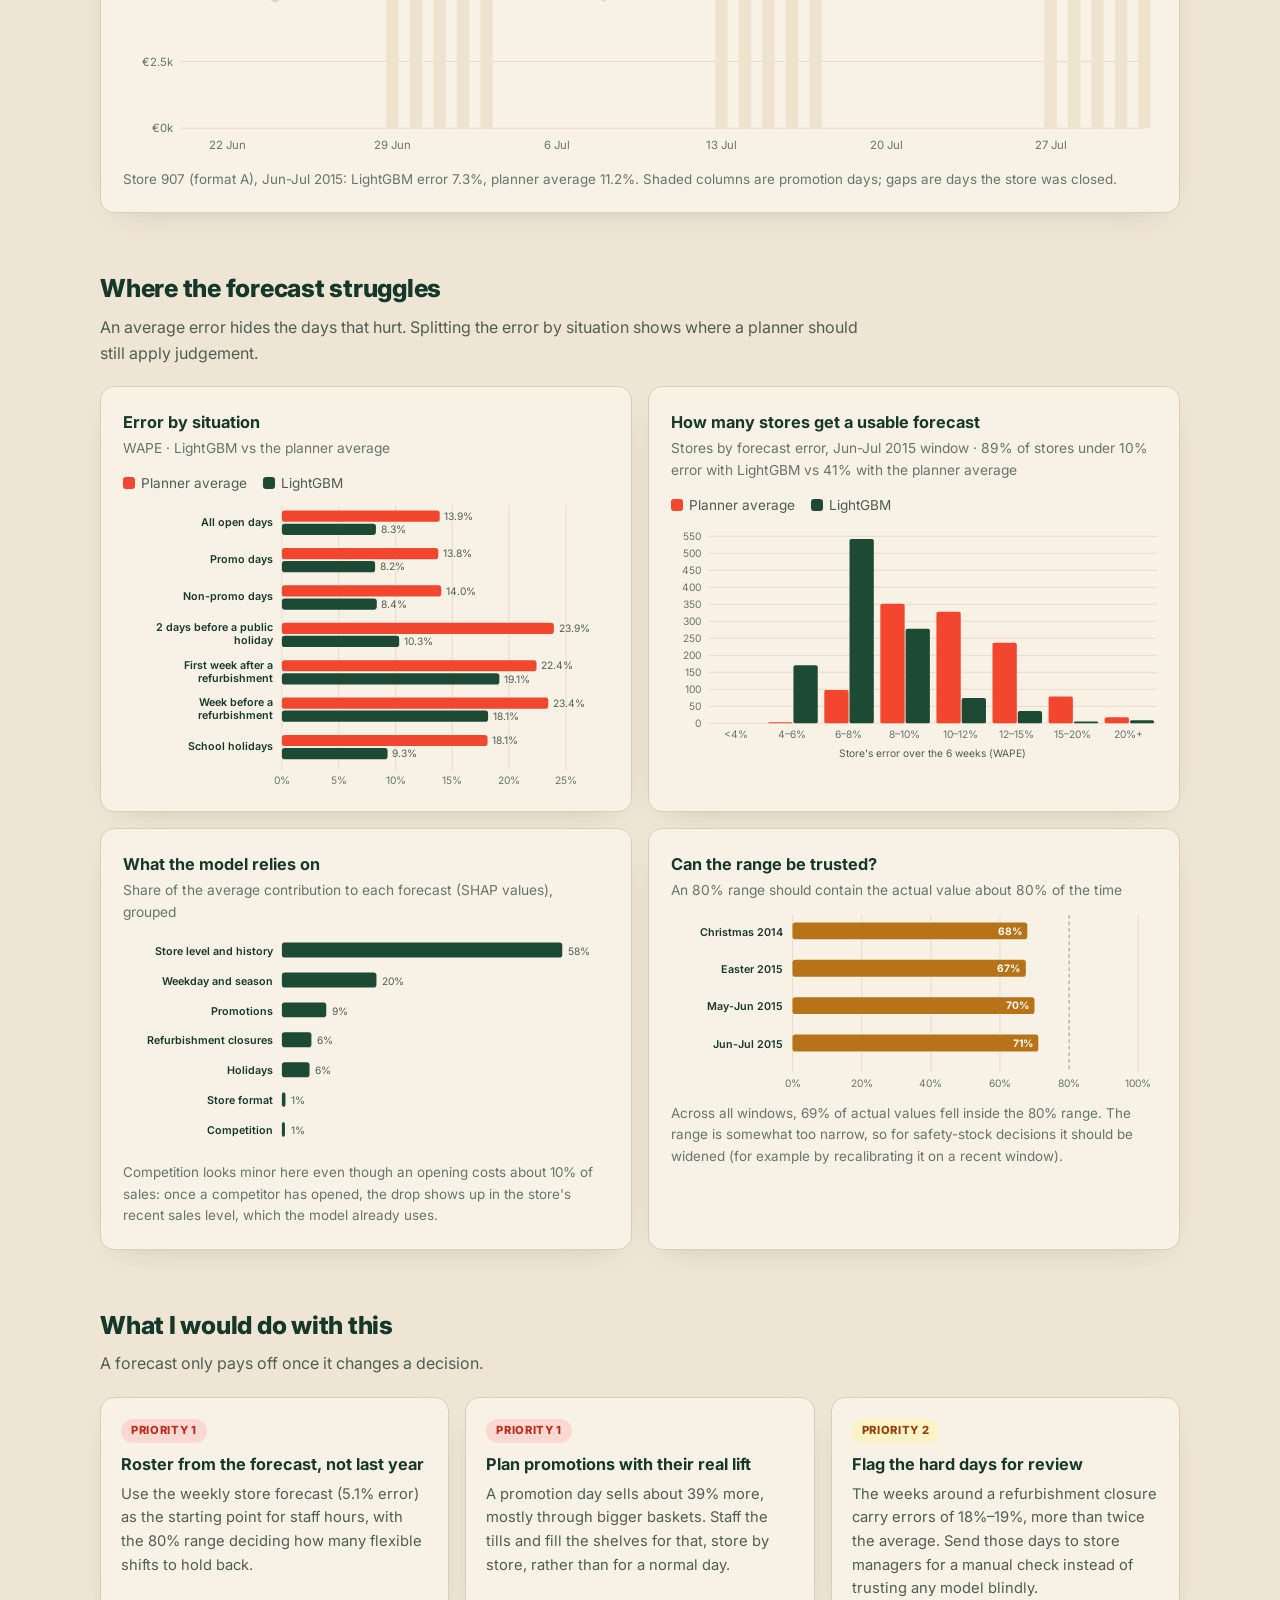
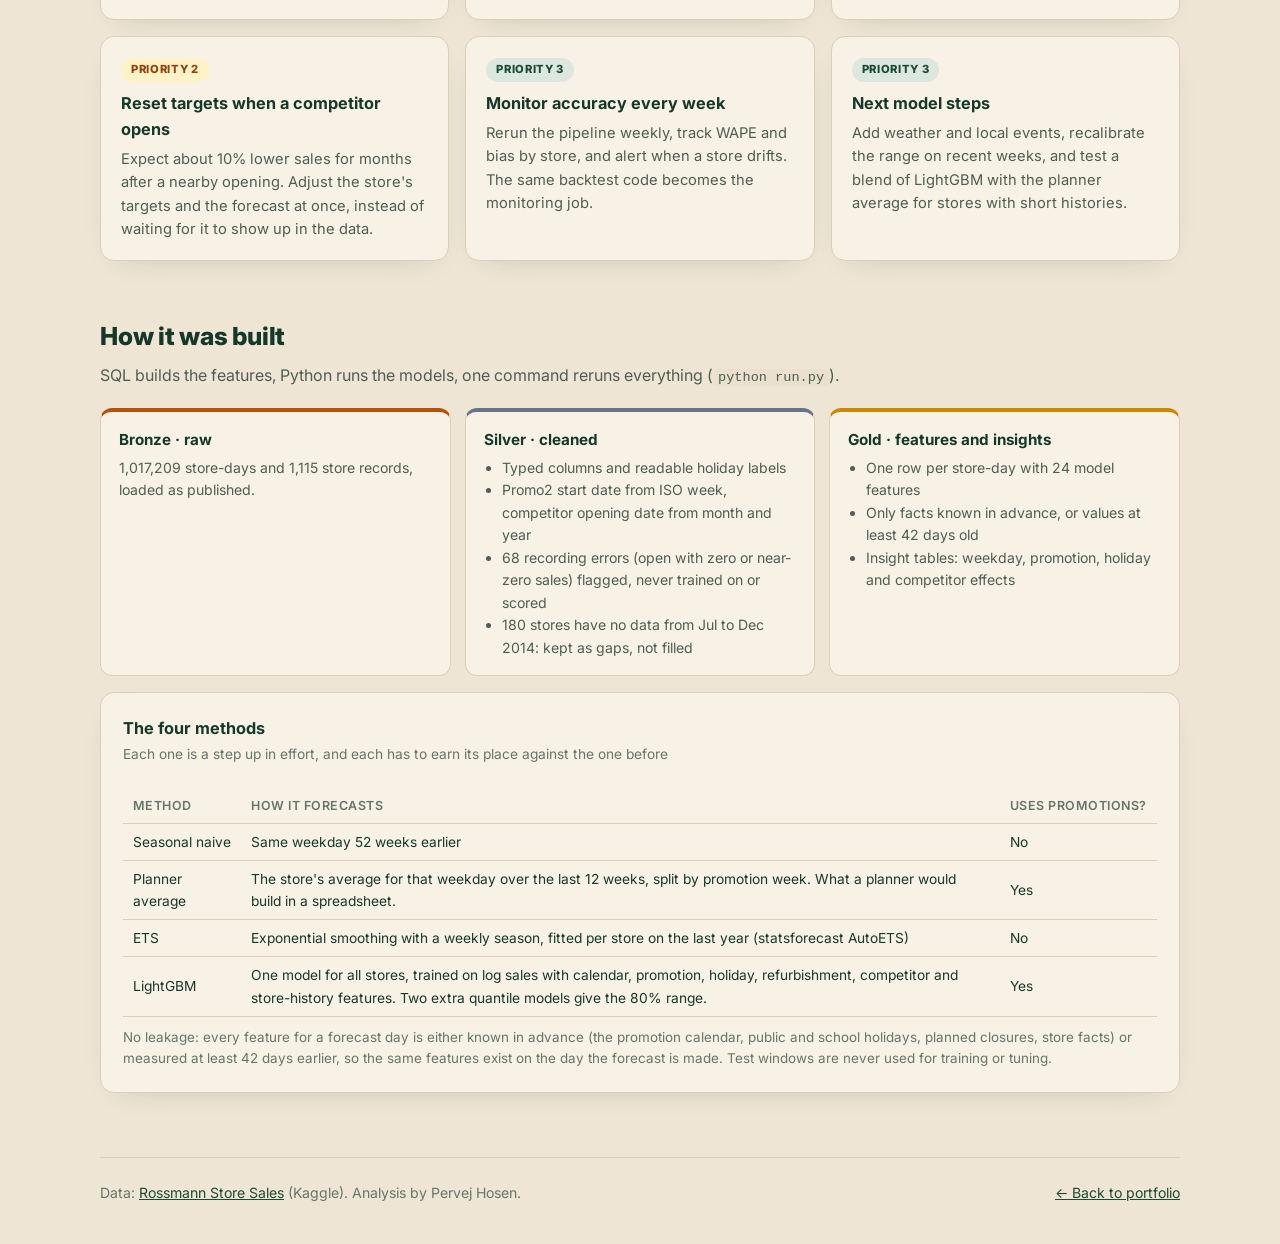
<file: projects/store-sales-forecasting/index.html>
<!DOCTYPE html>
<html lang="en">
<head>
<meta charset="utf-8">
<meta name="viewport" content="width=device-width, initial-scale=1">
<title>Store Sales Forecasting · Pervej Hosen</title>
<meta name="description" content="Six-week daily sales forecasts for 1,115 drugstores: four methods backtested on rolling windows, LightGBM with prediction intervals, built with SQL and Python.">
<meta property="og:title" content="Store Sales Forecasting · Pervej Hosen">
<meta property="og:description" content="Six-week store sales forecasts, backtested honestly. SQL feature pipeline, LightGBM, prediction intervals.">
<link rel="icon" href="../../favicon.svg" type="image/svg+xml">
<link rel="preconnect" href="https://fonts.googleapis.com">
<link rel="preconnect" href="https://fonts.gstatic.com" crossorigin>
<link href="https://fonts.googleapis.com/css2?family=Inter:wght@400;500;600;700;800&display=swap" rel="stylesheet">
<style>
:root {
  --navy: #1D4A35; --ink: #16382A; --muted: #4F5E52; --faint: #66766A; --line: #DCCFB6; --grid: #E9E0CE;
  --bg: #EEE5D4; --card: #F7F1E6; --accent: #1D4A35; --accent-2: #B87318; --tomato: #F2462E;
  --s1: #1D4A35; --s2: #B87318; --s3: #F2462E; --s4: #7D8D99;
  --radius: 14px; --shadow: 0 10px 30px -22px rgba(29, 74, 53, .4);
}
* { box-sizing: border-box; margin: 0; padding: 0; }
html { scroll-behavior: smooth; }
body { font-family: Inter, system-ui, -apple-system, "Segoe UI", sans-serif; background: var(--bg); color: var(--ink); line-height: 1.6; -webkit-font-smoothing: antialiased; }
a { color: var(--accent); }
.wrap { max-width: 1120px; margin: 0 auto; padding: 0 20px; }

/* top bar + hero */
.top { background: var(--navy); color: #EEE5D4; }
.top-bar { display: flex; justify-content: space-between; align-items: center; gap: 12px; padding: 16px 0; font-size: .92rem; }
.top-bar a { color: #EEE5D4; text-decoration: none; font-weight: 600; }
.top-bar a:hover { color: #FF9A85; }
.top-bar .gh { border: 1px solid rgba(238, 229, 212, .4); border-radius: 999px; padding: 6px 14px; white-space: nowrap; }
.hero { padding: 36px 0 56px; }
.kicker { font-size: .78rem; font-weight: 700; letter-spacing: .16em; text-transform: uppercase; color: #FF9A85; }
.hero h1 { font-size: clamp(1.9rem, 4.4vw, 3rem); line-height: 1.12; letter-spacing: -.02em; font-weight: 800; color: #F6F0E4; margin: 10px 0 14px; max-width: 820px; }
.hero h1 span { background: linear-gradient(90deg, #FF8A73, #FF8A73); -webkit-background-clip: text; background-clip: text; color: transparent; }
.hero p { color: #D9D2C2; max-width: 760px; font-size: 1.05rem; }
.chips { display: flex; flex-wrap: wrap; gap: 8px; margin-top: 20px; }
.chips span { font-size: .75rem; font-weight: 700; letter-spacing: .05em; text-transform: uppercase; color: #F6F0E4; border: 1px solid rgba(238, 229, 212, .3); background: rgba(238, 229, 212, .08); border-radius: 999px; padding: 4px 11px; }

/* KPI tiles */
.kpis { display: grid; grid-template-columns: repeat(4, minmax(0, 1fr)); gap: 16px; margin-top: -34px; position: relative; }
.kpi { background: var(--card); border: 1px solid var(--line); border-radius: var(--radius); padding: 18px 20px; box-shadow: var(--shadow); }
.kpi b { display: block; font-size: 1.85rem; font-weight: 800; letter-spacing: -.02em; line-height: 1.15; }
.kpi span { color: var(--muted); font-size: .88rem; }
@media (max-width: 820px) { .kpis { grid-template-columns: repeat(2, minmax(0, 1fr)); } }

/* sections */
section { margin-top: 56px; }
h2 { font-size: 1.55rem; letter-spacing: -.01em; font-weight: 800; margin-bottom: 6px; }
.lead { color: var(--muted); max-width: 780px; margin-bottom: 20px; }
.card { background: var(--card); border: 1px solid var(--line); border-radius: var(--radius); padding: 22px; box-shadow: var(--shadow); }
.card + .card { margin-top: 16px; }
.card h3 { font-size: 1.02rem; font-weight: 700; }
.card .sub { color: var(--faint); font-size: .86rem; margin: 2px 0 14px; }
.two { display: grid; grid-template-columns: minmax(0, 1fr) minmax(0, 1fr); gap: 16px; }
@media (max-width: 900px) { .two { grid-template-columns: minmax(0, 1fr); } }

/* findings */
.findings { display: grid; grid-template-columns: repeat(2, minmax(0, 1fr)); gap: 16px; }
.finding { background: var(--card); border: 1px solid var(--line); border-left: 4px solid var(--tomato); border-radius: var(--radius); padding: 18px 20px; box-shadow: var(--shadow); }
.finding b { display: block; font-size: 1.5rem; font-weight: 800; color: var(--ink); line-height: 1.2; }
.finding p { color: var(--muted); font-size: .95rem; margin-top: 4px; }
@media (max-width: 760px) { .findings { grid-template-columns: minmax(0, 1fr); } }

/* charts */
.legend { display: flex; flex-wrap: wrap; gap: 16px; font-size: .85rem; color: var(--muted); margin-bottom: 10px; }
.legend i { display: inline-block; width: 12px; height: 12px; border-radius: 3px; margin-right: 6px; vertical-align: -1px; }
svg { display: block; width: 100%; height: auto; overflow: visible; }
svg text { font-family: inherit; }
.axis text, .tick { fill: var(--faint); font-size: 11px; }
.lbl { fill: var(--ink); font-size: 11.5px; font-weight: 600; }
.lbl-muted { fill: var(--muted); font-size: 11px; }
.hit { cursor: default; }
.scroll { overflow-x: auto; -webkit-overflow-scrolling: touch; }
.scroll svg { min-width: 640px; }
.moves { list-style: none; display: grid; gap: 12px; }
.moves li { padding-left: 14px; border-left: 3px solid var(--line); color: var(--muted); font-size: .93rem; }
.moves li b { color: var(--ink); }
.rules td, .rules th { text-align: left !important; }
.scale { display: flex; align-items: center; gap: 8px; font-size: .78rem; color: var(--faint); margin-top: 10px; }
.scale .bar { width: 140px; height: 8px; border-radius: 4px; background: linear-gradient(90deg, #F1EADB, #1D4A35); }
#tip { position: fixed; z-index: 50; pointer-events: none; background: var(--navy); color: #f1f5f9; font-size: .82rem; line-height: 1.45; padding: 8px 11px; border-radius: 8px; box-shadow: 0 12px 30px -10px rgba(0, 0, 0, .5); opacity: 0; transition: opacity .12s; max-width: 260px; }
#tip b { color: #fff; }

/* tables */
details { margin-top: 14px; }
summary { cursor: pointer; color: var(--accent); font-weight: 600; font-size: .9rem; }
table { width: 100%; border-collapse: collapse; font-size: .86rem; margin-top: 10px; }
th, td { text-align: right; padding: 7px 10px; border-bottom: 1px solid var(--line); white-space: nowrap; }
th:first-child, td:first-child { text-align: left; }
th { color: var(--faint); font-weight: 600; font-size: .78rem; text-transform: uppercase; letter-spacing: .04em; }

/* actions */
.actions { display: grid; grid-template-columns: repeat(3, minmax(0, 1fr)); gap: 16px; }
@media (max-width: 900px) { .actions { grid-template-columns: minmax(0, 1fr); } }
.action { background: var(--card); border: 1px solid var(--line); border-radius: var(--radius); padding: 18px 20px; box-shadow: var(--shadow); }
.action .tag { display: inline-block; font-size: .7rem; font-weight: 800; letter-spacing: .06em; text-transform: uppercase; border-radius: 999px; padding: 3px 10px; margin-bottom: 8px; }
.tag.p1 { background: #FBD9D2; color: #B8301C; } .tag.p2 { background: #fef3c7; color: #92400e; } .tag.p3 { background: #DCE8DF; color: #1D4A35; }
.action h3 { font-size: 1.02rem; }
.action .seg { color: var(--faint); font-size: .84rem; margin: 2px 0 8px; }
.action p { color: var(--muted); font-size: .92rem; }

/* method */
.pipe { display: grid; grid-template-columns: repeat(3, minmax(0, 1fr)); gap: 14px; }
@media (max-width: 760px) { .pipe { grid-template-columns: minmax(0, 1fr); } }
.layer { border-radius: 12px; padding: 16px 18px; border: 1px solid var(--line); background: var(--card); }
.layer h4 { font-size: .95rem; margin-bottom: 4px; }
.layer p, .layer li { color: var(--muted); font-size: .88rem; }
.layer ul { padding-left: 18px; margin-top: 4px; }
.layer.b { border-top: 4px solid #b45309; } .layer.s { border-top: 4px solid #64748b; } .layer.g { border-top: 4px solid #ca8a04; }
code { font-family: ui-monospace, SFMono-Regular, Menlo, Consolas, monospace; font-size: .85em; background: #E9E0CE; padding: 1px 5px; border-radius: 4px; }
.note { color: var(--faint); font-size: .84rem; margin-top: 10px; }
footer { margin: 64px 0 40px; padding-top: 24px; border-top: 1px solid var(--line); color: var(--faint); font-size: .88rem; display: flex; justify-content: space-between; gap: 12px; flex-wrap: wrap; }
@media (max-width: 560px) { .card, .finding, .action { padding: 16px; } .kpi b { font-size: 1.5rem; } }
/* model ladder */
.ladder { display: grid; grid-template-columns: repeat(4, minmax(0, 1fr)); gap: 14px; }
@media (max-width: 820px) { .ladder { grid-template-columns: repeat(2, minmax(0, 1fr)); } }
.rung { background: var(--card); border: 1px solid var(--line); border-radius: var(--radius); padding: 16px 18px; box-shadow: var(--shadow); }
.rung .step { font-size: .7rem; font-weight: 800; letter-spacing: .08em; text-transform: uppercase; color: var(--faint); }
.rung h3 { font-size: 1rem; margin: 2px 0 6px; }
.rung b { display: block; font-size: 1.6rem; font-weight: 800; letter-spacing: -.02em; line-height: 1.15; }
.rung > span:last-child { color: var(--muted); font-size: .84rem; }
.rung.best { border: 2px solid var(--accent); background: #E9F0EA; }
.rung.best b { color: var(--accent); }
tr.hl td { font-weight: 700; color: var(--ink); background: #E9E0CE; }
/* explorer */
.explorer-bar { display: flex; flex-direction: column; gap: 10px; margin-bottom: 14px; }
.seg-btns { display: flex; flex-wrap: wrap; gap: 6px; }
.seg-btns button { font: inherit; font-size: .82rem; font-weight: 600; color: var(--muted); background: var(--card); border: 1px solid var(--line); border-radius: 999px; padding: 5px 12px; cursor: pointer; }
.seg-btns button:hover { border-color: var(--accent); color: var(--ink); }
.seg-btns button.on { background: var(--navy); border-color: var(--navy); color: #fff; }
.scroll #explorer svg, #explorer svg { min-width: 760px; }
.actions .action h3 { margin-bottom: 6px; }
.rules td { white-space: normal; min-width: 110px; }
.rules td:nth-child(2) { min-width: 300px; }
#scoreTable th, #scoreTable td { padding: 7px 7px; }
.two > .card + .card { margin-top: 0; }
.chart { overflow-x: auto; -webkit-overflow-scrolling: touch; }
@media (max-width: 560px) { .chart svg { min-width: 470px; } }
</style>
</head>
<body>
<header class="top">
  <div class="wrap">
    <div class="top-bar">
      <a href="../../#projects">← Pervej Hosen · Portfolio</a>
      <a class="gh" href="https://github.com/PervejHosen/store-sales-forecasting" target="_blank" rel="noopener">View code on GitHub ↗</a>
    </div>
    <div class="hero">
      <p class="kicker">Case study · Forecasting · Python &amp; SQL</p>
      <h1>Store Sales <span>Forecasting</span></h1>
      <p>Store managers plan staff and stock six weeks ahead, so every forecast error turns into an empty shelf or a queue at the till. This project forecasts daily sales for <b id="heroStores"></b> drugstores six weeks ahead, tests four methods the way they would really be used, and shows where each one breaks.</p>
      <div class="chips"><span>Python</span><span>SQL</span><span>DuckDB</span><span>LightGBM</span><span>Exponential smoothing</span><span>Backtesting</span><span>Prediction intervals</span></div>
    </div>
  </div>
</header>

<main class="wrap">
  <div class="kpis" id="kpis"></div>

  <section>
    <h2>Key findings</h2>
    <p class="lead" id="dataLead"></p>
    <div class="findings" id="findings"></div>
  </section>

  <section>
    <h2>What moves a store's sales</h2>
    <p class="lead">Before modelling, the drivers. Each effect below is measured like for like: the same store, on the same weekday, in the same month, so one factor changes at a time.</p>
    <div class="two">
      <div class="card">
        <h3>Average daily sales by weekday</h3>
        <p class="sub">Per open store · promotions run Monday to Friday only</p>
        <div class="legend"><span><i style="background:var(--s1)"></i>No promotion</span><span><i style="background:var(--s2)"></i>Promotion</span></div>
        <div class="chart" id="weekday"></div>
      </div>
      <div class="card">
        <h3>Sales lift from a promotion, by store format</h3>
        <p class="sub">Like for like · and how much of it comes from more customers</p>
        <div class="legend"><span><i style="background:var(--s2)"></i>Sales lift</span><span><i style="background:var(--s1)"></i>Customer lift</span></div>
        <div class="chart" id="promoLift"></div>
      </div>
    </div>
    <div class="two" style="margin-top:16px">
      <div class="card">
        <h3>When a competitor opens nearby</h3>
        <p class="sub" id="compSub"></p>
        <div class="chart" id="compEvent"></div>
      </div>
      <div class="card">
        <h3>Weekly sales across the chain</h3>
        <p class="sub" id="weeklySub"></p>
        <div class="chart" id="weeklyChain"></div>
      </div>
    </div>
  </section>

  <section>
    <h2>Four ways to forecast, tested honestly</h2>
    <p class="lead">Each method forecasts 6 weeks at a time, using only data from before the window starts, in four separate windows that include Christmas and Easter. This is how the forecast would be used for real, and it is the step most portfolio forecasts skip.</p>
    <div class="ladder" id="ladder"></div>
    <div class="two" style="margin-top:16px">
      <div class="card">
        <h3>Error in each test window</h3>
        <p class="sub">WAPE: total absolute error as a share of actual sales · lower is better</p>
        <div class="legend" id="foldLegend"></div>
        <div class="chart" id="foldChart"></div>
      </div>
      <div class="card">
        <h3>The scorecard</h3>
        <p class="sub">All four windows pooled · <span id="scoredDays"></span> store-days</p>
        <div class="scroll"><table id="scoreTable"></table></div>
        <p class="note">RMSPE is the root mean square percentage error used in the original Kaggle competition. Bias above zero means the forecast runs high. "Off 15%+" is the share of store-days where a roster built on the forecast would clearly be wrong. "Weekly" is the WAPE on each store's weekly totals.</p>
      </div>
    </div>
  </section>

  <section>
    <h2>Forecast explorer</h2>
    <p class="lead">Actual daily sales against the LightGBM forecast and its 80% range, for a typical store of each format and for the hardest store in the latest window.</p>
    <div class="card">
      <div class="explorer-bar">
        <div class="seg-btns" id="storeBtns" role="tablist" aria-label="Store"></div>
        <div class="seg-btns" id="foldBtns" role="tablist" aria-label="Test window"></div>
      </div>
      <div class="legend"><span><i style="background:var(--ink)"></i>Actual</span><span><i style="background:#3B8A60"></i>LightGBM forecast</span><span><i style="background:rgba(59,138,96,.22)"></i>80% range</span><span><i style="background:var(--s3)"></i>Planner average</span></div>
      <div class="scroll" id="explorer"></div>
      <p class="note" id="explorerNote"></p>
    </div>
  </section>

  <section>
    <h2>Where the forecast struggles</h2>
    <p class="lead">An average error hides the days that hurt. Splitting the error by situation shows where a planner should still apply judgement.</p>
    <div class="two">
      <div class="card">
        <h3>Error by situation</h3>
        <p class="sub">WAPE · LightGBM vs the planner average</p>
        <div class="legend"><span><i style="background:var(--s3)"></i>Planner average</span><span><i style="background:var(--s1)"></i>LightGBM</span></div>
        <div class="chart" id="segChart"></div>
      </div>
      <div class="card">
        <h3>How many stores get a usable forecast</h3>
        <p class="sub" id="histSub"></p>
        <div class="legend"><span><i style="background:var(--s3)"></i>Planner average</span><span><i style="background:var(--s1)"></i>LightGBM</span></div>
        <div class="chart" id="storeHist"></div>
      </div>
    </div>
    <div class="two" style="margin-top:16px">
      <div class="card">
        <h3>What the model relies on</h3>
        <p class="sub">Share of the average contribution to each forecast (SHAP values), grouped</p>
        <div class="chart" id="impact"></div>
        <p class="note">Competition looks minor here even though an opening costs about 10% of sales: once a competitor has opened, the drop shows up in the store's recent sales level, which the model already uses.</p>
      </div>
      <div class="card">
        <h3>Can the range be trusted?</h3>
        <p class="sub">An 80% range should contain the actual value about 80% of the time</p>
        <div class="chart" id="coverage"></div>
        <p class="note" id="coverageNote"></p>
      </div>
    </div>
  </section>

  <section>
    <h2>What I would do with this</h2>
    <p class="lead">A forecast only pays off once it changes a decision.</p>
    <div class="actions" id="actions"></div>
  </section>

  <section>
    <h2>How it was built</h2>
    <p class="lead">SQL builds the features, Python runs the models, one command reruns everything (<code>python run.py</code>).</p>
    <div class="pipe">
      <div class="layer b"><h4>Bronze · raw</h4><p><span id="bronzeRows"></span> store-days and 1,115 store records, loaded as published.</p></div>
      <div class="layer s"><h4>Silver · cleaned</h4><ul id="silverList"></ul></div>
      <div class="layer g"><h4>Gold · features and insights</h4><ul><li>One row per store-day with 24 model features</li><li>Only facts known in advance, or values at least 42 days old</li><li>Insight tables: weekday, promotion, holiday and competitor effects</li></ul></div>
    </div>
    <div class="card" style="margin-top:16px">
      <h3>The four methods</h3>
      <p class="sub">Each one is a step up in effort, and each has to earn its place against the one before</p>
      <div class="scroll"><table class="rules">
        <tr><th>Method</th><th>How it forecasts</th><th>Uses promotions?</th></tr>
        <tr><td>Seasonal naive</td><td>Same weekday 52 weeks earlier</td><td>No</td></tr>
        <tr><td>Planner average</td><td>The store's average for that weekday over the last 12 weeks, split by promotion week. What a planner would build in a spreadsheet.</td><td>Yes</td></tr>
        <tr><td>ETS</td><td>Exponential smoothing with a weekly season, fitted per store on the last year (statsforecast AutoETS)</td><td>No</td></tr>
        <tr><td>LightGBM</td><td>One model for all stores, trained on log sales with calendar, promotion, holiday, refurbishment, competitor and store-history features. Two extra quantile models give the 80% range.</td><td>Yes</td></tr>
      </table></div>
      <p class="note">No leakage: every feature for a forecast day is either known in advance (the promotion calendar, public and school holidays, planned closures, store facts) or measured at least 42 days earlier, so the same features exist on the day the forecast is made. Test windows are never used for training or tuning.</p>
    </div>
  </section>

  <footer>
    <span>Data: <a href="https://www.kaggle.com/competitions/rossmann-store-sales" target="_blank" rel="noopener">Rossmann Store Sales</a> (Kaggle). Analysis by Pervej Hosen.</span>
    <a href="../../#projects">← Back to portfolio</a>
  </footer>
</main>
<div id="tip" role="tooltip"></div>
<script src="data.js"></script>
<script>
(() => {
  const $ = s => document.querySelector(s);
  const fmt = n => Math.round(n).toLocaleString("en-GB");
  const eur = n => n >= 1e9 ? "€" + (n / 1e9).toFixed(2) + "bn" : n >= 1e6 ? "€" + (n / 1e6).toFixed(1) + "M" : n >= 1e3 ? "€" + (n / 1e3).toFixed(1) + "k" : "€" + fmt(n);
  const pct = (v, d = 1) => (100 * v).toFixed(d) + "%";
  const esc = s => String(s).replace(/[&<>"']/g, c => ({ "&": "&amp;", "<": "&lt;", ">": "&gt;", '"': "&quot;", "'": "&#39;" }[c]));
  const NS = "http://www.w3.org/2000/svg";
  const dayName = ["", "Mon", "Tue", "Wed", "Thu", "Fri", "Sat", "Sun"];
  const dShort = iso => new Date(iso + "T00:00:00").toLocaleDateString("en-GB", { day: "numeric", month: "short" });
  const dLong = iso => new Date(iso + "T00:00:00").toLocaleDateString("en-GB", { day: "numeric", month: "short", year: "numeric" });

  const tip = $("#tip");
  const showTip = (e, html) => {
    tip.innerHTML = html; tip.style.opacity = 1;
    const x = Math.min(e.clientX + 14, innerWidth - tip.offsetWidth - 8);
    const y = e.clientY + 16 + tip.offsetHeight > innerHeight ? e.clientY - tip.offsetHeight - 12 : e.clientY + 16;
    tip.style.left = x + "px"; tip.style.top = y + "px";
  };
  const hideTip = () => tip.style.opacity = 0;
  const bindTip = (n, html) => { n.addEventListener("mousemove", e => showTip(e, html)); n.addEventListener("mouseleave", hideTip); n.addEventListener("touchstart", e => showTip(e.touches[0], html), { passive: true }); };
  const svg = (w, h) => { const s = document.createElementNS(NS, "svg"); s.setAttribute("viewBox", `0 0 ${w} ${h}`); s.setAttribute("role", "img"); return s; };
  const el = (name, attrs, parent, text) => { const n = document.createElementNS(NS, name); for (const k in attrs) n.setAttribute(k, attrs[k]); if (text != null) n.textContent = text; parent && parent.appendChild(n); return n; };
  const niceMax = (v, step) => Math.ceil(v / step) * step;

  const K = DATA.kpis, M = Object.fromEntries(DATA.overall.map(r => [r.model, r])), W = Object.fromEntries(DATA.weekly.map(r => [r.model, r]));
  const MODELS = ["Seasonal naive", "Planner average", "ETS", "LightGBM"];
  const COL = { "Seasonal naive": "var(--s4)", "Planner average": "var(--s3)", "ETS": "var(--s2)", "LightGBM": "var(--s1)" };
  const lgb = M["LightGBM"], plan = M["Planner average"], naive = M["Seasonal naive"], etsM = M["ETS"];
  const cut = 1 - lgb.wape / plan.wape;
  const lift = DATA.gold_promo_lift.find(r => r.store_type === null);
  const comp = DATA.gold_competitor_event, compAfter = comp.filter(r => r.period >= 1);
  const compDrop = 100 - compAfter.reduce((a, r) => a + r.index_vs_before, 0) / compAfter.length;
  const sh = DATA.gold_school_holiday[0];
  const segBy = Object.fromEntries(DATA.segments.map(r => [r.segment, r.LightGBM]));

  // ---------- header ----------
  $("#heroStores").textContent = fmt(K.stores);
  $("#bronzeRows").textContent = fmt(K.raw_rows);
  $("#scoredDays").textContent = fmt(K.scored_days);
  $("#dataLead").textContent = `Dataset: Rossmann Store Sales (Kaggle), ${fmt(K.raw_rows)} store-days from ${dLong(K.first_date)} to ${dLong(K.last_date)}, ${eur(K.total_sales)} in sales. Scored on ${fmt(K.scored_days)} open store-days across four 6-week test windows.`;
  $("#kpis").innerHTML = [
    [fmt(K.stores), "stores forecast 6 weeks ahead"],
    [pct(lgb.wape), "daily error with LightGBM (WAPE)"],
    [Math.round(100 * cut) + "%", "less error than the planner's average"],
    [pct(W["LightGBM"].wape), "error on weekly store totals"],
  ].map(([b, s]) => `<div class="kpi"><b>${b}</b><span>${s}</span></div>`).join("");

  // ---------- findings ----------
  $("#findings").innerHTML = [
    [`${pct(plan.wape)} → ${pct(lgb.wape)}`, `One LightGBM model for all stores cuts the daily forecast error by ${Math.round(100 * cut)}% compared with the planner's 12-week weekday average, and by ${Math.round(100 * (1 - lgb.wape / naive.wape))}% compared with copying last year.`],
    [`${pct(plan.off15, 0)} → ${pct(lgb.off15, 0)}`, `of store-days are off by more than 15%, the point where a roster built on the forecast is clearly wrong. On weekly store totals, the level rosters are planned at, the error is ${pct(W["LightGBM"].wape)}.`],
    [`+${lift.sales_lift_pct.toFixed(0)}%`, `sales on a promotion day, like for like, but only +${lift.customer_lift_pct.toFixed(0)}% more customers: promotions grow the basket as much as the footfall. Any forecast that ignores the promotion calendar fails, which is why exponential smoothing (${pct(etsM.wape)}) loses even to the simple planner average.`],
    [`−${compDrop.toFixed(0)}%`, `sales, lasting at least six months, when a competitor opens nearby (compared with the rest of the chain over the same weeks). Openings are usually known in advance, so they belong in the forecast and in the store's targets.`],
  ].map(([b, p]) => `<div class="finding"><b>${b}</b><p>${p}</p></div>`).join("");

  // ---------- weekday x promo ----------
  (function weekday() {
    const R = DATA.gold_weekday, Wd = 520, H = 250, L = 48, B = 26, T = 10;
    const max = niceMax(Math.max(...R.map(r => r.avg_sales)), 2000), y = v => T + (H - T - B) * (1 - v / max);
    const s = svg(Wd, H), gw = (Wd - L) / 7, bw = gw / 2 - 6;
    for (let v = 0; v <= max; v += 2000) { el("line", { x1: L, x2: Wd, y1: y(v), y2: y(v), stroke: "#E6DCC8" }, s); el("text", { x: L - 8, y: y(v) + 4, "text-anchor": "end", class: "tick" }, s, "€" + v / 1000 + "k"); }
    for (let d = 1; d <= 7; d++) {
      const gx = L + (d - 1) * gw + 4;
      el("text", { x: gx + gw / 2 - 4, y: H - 8, "text-anchor": "middle", class: "tick" }, s, dayName[d]);
      [0, 1].forEach(p => {
        const r = R.find(r => r.dow === d && r.promo === p); if (!r) return;
        const x = gx + p * (bw + 4) + (d >= 6 ? bw / 2 + 2 : 0), h = H - B - y(r.avg_sales);
        const g = el("g", {}, s);
        el("rect", { x, y: y(r.avg_sales), width: bw, height: h, rx: 3, fill: p ? "var(--s2)" : "var(--s1)" }, g);
        bindTip(g, `<b>${dayName[d]} · ${p ? "promotion" : "no promotion"}</b><br>${eur(r.avg_sales)} average per open store<br>${fmt(r.store_days)} store-days`);
      });
    }
    $("#weekday").appendChild(s);
  })();

  // ---------- promo lift by format ----------
  (function promoLift() {
    const R = DATA.gold_promo_lift.filter(r => r.store_type !== null), Wd = 520, labelW = 92, rowH = 46, barH = 14, H = R.length * rowH + 26;
    const max = niceMax(Math.max(...R.map(r => r.sales_lift_pct)), 10), x = v => labelW + (Wd - labelW - 50) * v / max;
    const s = svg(Wd, H);
    for (let v = 0; v <= max; v += 10) { el("line", { x1: x(v), x2: x(v), y1: 0, y2: H - 22, stroke: "#E6DCC8" }, s); el("text", { x: x(v), y: H - 6, "text-anchor": "middle", class: "tick" }, s, "+" + v + "%"); }
    const fmtType = DATA.gold_store_types;
    R.forEach((r, i) => {
      const y0 = i * rowH + 6, st = fmtType.find(t => t.store_type === r.store_type);
      el("text", { x: labelW - 10, y: y0 + barH + 3, "text-anchor": "end", class: "lbl" }, s, "Format " + r.store_type.toUpperCase());
      el("text", { x: labelW - 10, y: y0 + barH + 17, "text-anchor": "end", class: "lbl-muted" }, s, st.stores + " stores");
      el("rect", { x: labelW, y: y0, width: x(r.sales_lift_pct) - labelW, height: barH, rx: 3, fill: "var(--s2)" }, s);
      el("rect", { x: labelW, y: y0 + barH + 3, width: x(r.customer_lift_pct) - labelW, height: barH, rx: 3, fill: "var(--s1)" }, s);
      el("text", { x: x(r.sales_lift_pct) + 5, y: y0 + barH - 2, class: "lbl-muted" }, s, "+" + r.sales_lift_pct.toFixed(0) + "%");
      el("text", { x: x(r.customer_lift_pct) + 5, y: y0 + 2 * barH + 1, class: "lbl-muted" }, s, "+" + r.customer_lift_pct.toFixed(0) + "%");
      const hit = el("rect", { x: 0, y: y0 - 4, width: Wd, height: rowH - 4, fill: "transparent" }, s);
      bindTip(hit, `<b>Format ${r.store_type.toUpperCase()}</b> · ${st.stores} stores<br>Sales +${r.sales_lift_pct}% · customers +${r.customer_lift_pct}%<br>Average basket €${st.avg_basket} · ${eur(st.avg_daily_sales)} a day`);
    });
    $("#promoLift").appendChild(s);
  })();

  // ---------- competitor event ----------
  (function compEvent() {
    const R = comp, Wd = 520, H = 250, L = 44, Rr = 16, T = 14, B = 34;
    const lo = 85, hi = 105, x = i => L + (Wd - L - Rr) * i / (R.length - 1), y = v => T + (H - T - B) * (hi - v) / (hi - lo);
    const s = svg(Wd, H);
    for (let v = lo; v <= hi; v += 5) { el("line", { x1: L, x2: Wd - Rr, y1: y(v), y2: y(v), stroke: v === 100 ? "#CDBFA4" : "#E6DCC8" }, s); el("text", { x: L - 8, y: y(v) + 4, "text-anchor": "end", class: "tick" }, s, v); }
    const zi = R.findIndex(r => r.period === 0);
    el("line", { x1: (x(zi) + x(zi - 1)) / 2, x2: (x(zi) + x(zi - 1)) / 2, y1: T, y2: H - B, stroke: "#8A9A8D", "stroke-dasharray": "4 4" }, s);
    el("text", { x: (x(zi) + x(zi - 1)) / 2 + 6, y: T + 10, class: "lbl-muted" }, s, "competitor opens");
    el("polyline", { points: R.map((r, i) => x(i) + "," + y(r.index_vs_before)).join(" "), fill: "none", stroke: "var(--s1)", "stroke-width": 2.5, "stroke-linejoin": "round" }, s);
    R.forEach((r, i) => {
      const g = el("g", {}, s);
      el("circle", { cx: x(i), cy: y(r.index_vs_before), r: 4.5, fill: "var(--s1)", stroke: "#F7F1E6", "stroke-width": 2 }, g);
      const lab = r.period < 0 ? `${-r.period * 4} weeks before` : `weeks ${r.period * 4 + 1}–${r.period * 4 + 4} after`;
      el("text", { x: x(i), y: H - 16, "text-anchor": "middle", class: "tick" }, s, r.period < 0 ? "−" + (-r.period * 4) + "w" : "+" + (r.period * 4 + 4) + "w");
      el("rect", { x: x(i) - 20, y: 0, width: 40, height: H - B, fill: "transparent" }, g);
      bindTip(g, `<b>${lab}</b><br>Index ${r.index_vs_before} (before = 100)<br>${r.stores} stores`);
    });
    el("text", { x: L + (Wd - L - Rr) / 2, y: H - 1, "text-anchor": "middle", class: "lbl-muted" }, s, "4-week periods around the opening");
    $("#compSub").textContent = `${comp[0].stores} stores that gained a nearby competitor during the data · sales vs the rest of the chain, indexed to the 8 weeks before = 100`;
    $("#compEvent").appendChild(s);
  })();

  // ---------- weekly chain sales ----------
  (function weekly() {
    const R = DATA.gold_weekly, Wd = 520, H = 250, L = 52, Rr = 10, T = 10, B = 26;
    const max = niceMax(Math.max(...R.map(r => r.sales)), 20e6), x = i => L + (Wd - L - Rr) * i / (R.length - 1), y = v => T + (H - T - B) * (1 - v / max);
    const s = svg(Wd, H);
    for (let v = 0; v <= max; v += 20e6) { el("line", { x1: L, x2: Wd - Rr, y1: y(v), y2: y(v), stroke: "#E6DCC8" }, s); el("text", { x: L - 8, y: y(v) + 4, "text-anchor": "end", class: "tick" }, s, "€" + v / 1e6 + "M"); }
    R.forEach((r, i) => { if (r.week_start.slice(5, 7) === "01" && +r.week_start.slice(8) <= 7) el("text", { x: x(i), y: H - 8, "text-anchor": "middle", class: "tick" }, s, r.week_start.slice(0, 4)); });
    el("polyline", { points: R.map((r, i) => x(i) + "," + y(r.sales)).join(" "), fill: "none", stroke: "var(--s2)", "stroke-width": 1.8, "stroke-linejoin": "round" }, s);
    const dot = el("circle", { r: 4, fill: "var(--s2)", stroke: "#F7F1E6", "stroke-width": 2, opacity: 0 }, s);
    const step = (Wd - L - Rr) / (R.length - 1);
    R.forEach((r, i) => {
      const hit = el("rect", { x: x(i) - step / 2, y: 0, width: step, height: H - B, fill: "transparent" }, s);
      hit.addEventListener("mousemove", e => { dot.setAttribute("cx", x(i)); dot.setAttribute("cy", y(r.sales)); dot.setAttribute("opacity", 1); showTip(e, `<b>Week of ${dLong(r.week_start)}</b><br>${eur(r.sales)} across ${r.stores} stores`); });
      hit.addEventListener("mouseleave", () => { dot.setAttribute("opacity", 0); hideTip(); });
    });
    $("#weeklySub").textContent = `${R[0].stores} stores with a complete history · the alternating peaks are the two-week promotion cycle, the spikes are Christmas`;
    $("#weeklyChain").appendChild(s);
  })();

  // ---------- ladder cards ----------
  $("#ladder").innerHTML = MODELS.map((m, i) => {
    const r = M[m], best = m === "LightGBM";
    return `<div class="rung${best ? " best" : ""}"><span class="step">Step ${i + 1}</span><h3>${m}</h3><b>${pct(r.wape)}</b><span>daily error (WAPE)</span></div>`;
  }).join("");

  // ---------- error per fold ----------
  (function folds() {
    const F = DATA.folds, R = DATA.by_fold, Wd = 520, H = 260, L = 40, B = 40, T = 10;
    const max = niceMax(Math.max(...R.map(r => r.wape)) * 100, 5), y = v => T + (H - T - B) * (1 - v / max);
    const s = svg(Wd, H), gw = (Wd - L) / F.length, bw = (gw - 18) / MODELS.length;
    for (let v = 0; v <= max; v += 5) { el("line", { x1: L, x2: Wd, y1: y(v), y2: y(v), stroke: "#E6DCC8" }, s); el("text", { x: L - 8, y: y(v) + 4, "text-anchor": "end", class: "tick" }, s, v + "%"); }
    F.forEach((f, fi) => {
      const gx = L + fi * gw + 9;
      el("text", { x: gx + (gw - 18) / 2, y: H - 22, "text-anchor": "middle", class: "lbl", "font-size": 11 }, s, f.fold);
      el("text", { x: gx + (gw - 18) / 2, y: H - 8, "text-anchor": "middle", class: "tick" }, s, dShort(f.start) + " – " + dShort(f.end));
      MODELS.forEach((m, mi) => {
        const r = R.find(r => r.fold === f.fold && r.model === m), v = r.wape * 100, g = el("g", {}, s);
        el("rect", { x: gx + mi * bw + 1, y: y(v), width: bw - 2, height: H - B - y(v), rx: 2, fill: COL[m] }, g);
        bindTip(g, `<b>${esc(f.fold)} · ${m}</b><br>WAPE ${v.toFixed(1)}% · RMSPE ${(r.rmspe * 100).toFixed(1)}%<br>Bias ${(r.bias * 100).toFixed(1)}%<br>${fmt(r.store_days)} store-days, ${fmt(r.stores)} stores`);
      });
    });
    $("#foldLegend").innerHTML = MODELS.map(m => `<span><i style="background:${COL[m]}"></i>${m}</span>`).join("");
    $("#foldChart").appendChild(s);
  })();

  $("#scoreTable").innerHTML = `<tr><th>Method</th><th>WAPE</th><th>RMSPE</th><th>Bias</th><th>Off 15%+</th><th>Weekly</th></tr>` +
    MODELS.map(m => { const r = M[m]; return `<tr${m === "LightGBM" ? ' class="hl"' : ""}><td>${m}</td><td>${pct(r.wape)}</td><td>${pct(r.rmspe)}</td><td>${(r.bias >= 0 ? "+" : "") + pct(r.bias)}</td><td>${pct(r.off15, 0)}</td><td>${pct(W[m].wape)}</td></tr>`; }).join("");

  // ---------- explorer ----------
  (function explorer() {
    const EX = DATA.examples, F = DATA.folds.map(f => f.fold);
    let si = 0, fi = F.length - 1;
    $("#storeBtns").innerHTML = EX.map((e, i) => `<button type="button" class="${i ? "" : "on"}" data-i="${i}">${e.hardest ? "Hardest · " : "Format " + e.store_type.toUpperCase() + " · "}store ${e.store_id}</button>`).join("");
    $("#foldBtns").innerHTML = F.map((f, i) => `<button type="button" class="${i === fi ? "on" : ""}" data-i="${i}">${f}</button>`).join("");
    const draw = () => {
      const e = EX[si], rows = e.rows.filter(r => r.fold === F[fi]), box = $("#explorer");
      box.innerHTML = "";
      if (!rows.length) { box.innerHTML = `<p class="note">This store has no data in the ${esc(F[fi])} window (it is one of the 180 stores missing from Jul to Dec 2014).</p>`; $("#explorerNote").textContent = ""; return; }
      const Wd = 1000, H = 300, L = 56, Rr = 12, T = 12, B = 30;
      const t0 = new Date(rows[0].sales_date + "T00:00:00"), days = r => (new Date(r.sales_date + "T00:00:00") - t0) / 864e5;
      const span = days(rows[rows.length - 1]) || 1, x = r => L + (Wd - L - Rr) * days(r) / span;
      const max = niceMax(Math.max(...rows.map(r => Math.max(r.actual, r.p90, r.LightGBM))), 2500), y = v => T + (H - T - B) * (1 - v / max);
      const s = svg(Wd, H);
      for (let v = 0; v <= max; v += 2500) { el("line", { x1: L, x2: Wd - Rr, y1: y(v), y2: y(v), stroke: "#E6DCC8" }, s); el("text", { x: L - 8, y: y(v) + 4, "text-anchor": "end", class: "tick" }, s, "€" + (v / 1000).toFixed(1).replace(".0", "") + "k"); }
      rows.forEach(r => { if (r.promo) el("rect", { x: x(r) - 6, y: T, width: 12, height: H - T - B, fill: "#EDE3CF" }, s); });
      // the band and lines break across days the store is closed (Sundays, holidays)
      const runs = []; let cur = [];
      rows.forEach((r, i) => { if (i && days(r) - days(rows[i - 1]) > 1) { runs.push(cur); cur = []; } cur.push(r); }); runs.push(cur);
      runs.forEach(run => {
        el("path", { d: "M" + run.map(r => x(r) + "," + y(r.p90)).join("L") + "L" + [...run].reverse().map(r => x(r) + "," + y(r.p10)).join("L") + "Z", fill: "rgba(59,138,96,.2)" }, s);
        el("polyline", { points: run.map(r => x(r) + "," + y(r["Planner average"])).join(" "), fill: "none", stroke: "var(--s3)", "stroke-width": 1.5, "stroke-dasharray": "4 3" }, s);
        el("polyline", { points: run.map(r => x(r) + "," + y(r.LightGBM)).join(" "), fill: "none", stroke: "#3B8A60", "stroke-width": 2.4 }, s);
        el("polyline", { points: run.map(r => x(r) + "," + y(r.actual)).join(" "), fill: "none", stroke: "var(--ink)", "stroke-width": 1.6 }, s);
      });
      rows.forEach(r => { if (new Date(r.sales_date + "T00:00:00").getDay() === 1) el("text", { x: x(r), y: H - 10, "text-anchor": "middle", class: "tick" }, s, dShort(r.sales_date)); });
      const step = (Wd - L - Rr) / span;
      rows.forEach(r => {
        const hit = el("rect", { x: x(r) - step / 2, y: 0, width: step, height: H - B, fill: "transparent" }, s);
        const err = (r.LightGBM - r.actual) / r.actual;
        bindTip(hit, `<b>${new Date(r.sales_date + "T00:00:00").toLocaleDateString("en-GB", { weekday: "short", day: "numeric", month: "short", year: "numeric" })}</b>${r.promo ? " · promotion" : ""}<br>Actual ${eur(r.actual)}<br>LightGBM ${eur(r.LightGBM)} (${err >= 0 ? "+" : ""}${(err * 100).toFixed(0)}%)<br>80% range ${eur(r.p10)} – ${eur(r.p90)}<br>Planner average ${eur(r["Planner average"])}`);
      });
      box.appendChild(s);
      const a = rows.reduce((t, r) => t + r.actual, 0), wl = rows.reduce((t, r) => t + Math.abs(r.LightGBM - r.actual), 0) / a, wp = rows.reduce((t, r) => t + Math.abs(r["Planner average"] - r.actual), 0) / a;
      $("#explorerNote").textContent = `Store ${e.store_id} (format ${e.store_type.toUpperCase()}), ${F[fi]}: LightGBM error ${pct(wl)}, planner average ${pct(wp)}. Shaded columns are promotion days; gaps are days the store was closed.`;
    };
    const pick = (box, fn) => box.addEventListener("click", ev => { const b = ev.target.closest("button"); if (!b) return; box.querySelectorAll("button").forEach(x => x.classList.toggle("on", x === b)); fn(+b.dataset.i); draw(); });
    pick($("#storeBtns"), i => si = i); pick($("#foldBtns"), i => fi = i);
    draw();
  })();

  // ---------- paired horizontal bars ----------
  function pairBars(target, rows, labelW, valA, valB, tipFn) {
    const Wd = 520, rowH = 40, barH = 12, H = rows.length * rowH + 24;
    const max = niceMax(Math.max(...rows.map(r => Math.max(valA(r), valB(r)))) * 100, 5), x = v => labelW + (Wd - labelW - 46) * v / max;
    const s = svg(Wd, H);
    for (let v = 0; v <= max; v += 5) { el("line", { x1: x(v), x2: x(v), y1: 0, y2: H - 20, stroke: "#E6DCC8" }, s); el("text", { x: x(v), y: H - 5, "text-anchor": "middle", class: "tick" }, s, v + "%"); }
    rows.forEach((r, i) => {
      const y0 = i * rowH + 6;
      const words = r.label.split(" "); let l1 = "", l2 = "";
      words.forEach(w => { if ((l1 + " " + w).trim().length <= 22 && !l2) l1 = (l1 + " " + w).trim(); else l2 = (l2 + " " + w).trim(); });
      el("text", { x: labelW - 10, y: y0 + (l2 ? 9 : 16), "text-anchor": "end", class: "lbl" }, s, l1);
      if (l2) el("text", { x: labelW - 10, y: y0 + 23, "text-anchor": "end", class: "lbl" }, s, l2);
      [[valA(r), "var(--s3)", 0], [valB(r), "var(--s1)", barH + 2]].forEach(([v, c, dy]) => {
        el("rect", { x: labelW, y: y0 + dy, width: Math.max(1, x(v * 100) - labelW), height: barH, rx: 3, fill: c }, s);
        el("text", { x: x(v * 100) + 5, y: y0 + dy + barH - 2, class: "lbl-muted" }, s, (v * 100).toFixed(1) + "%");
      });
      const hit = el("rect", { x: 0, y: y0 - 4, width: Wd, height: rowH - 4, fill: "transparent" }, s);
      bindTip(hit, tipFn(r));
    });
    $(target).appendChild(s);
  }
  pairBars("#segChart", DATA.segments.map(r => ({ ...r, label: r.segment })), 170, r => r["Planner average"], r => r.LightGBM,
    r => `<b>${esc(r.segment)}</b><br>${fmt(r.store_days)} store-days<br>Planner average ${pct(r["Planner average"])}<br>LightGBM ${pct(r.LightGBM)}`);

  // ---------- store histogram ----------
  (function hist() {
    const R = DATA.store_hist, Wd = 520, H = 250, L = 40, B = 40, T = 10;
    const max = niceMax(Math.max(...R.map(r => Math.max(r.LightGBM, r["Planner average"]))), 50), y = v => T + (H - T - B) * (1 - v / max);
    const s = svg(Wd, H), gw = (Wd - L) / R.length, bw = gw / 2 - 4;
    for (let v = 0; v <= max; v += 50) { el("line", { x1: L, x2: Wd, y1: y(v), y2: y(v), stroke: "#E6DCC8" }, s); el("text", { x: L - 8, y: y(v) + 4, "text-anchor": "end", class: "tick" }, s, v); }
    R.forEach((r, i) => {
      const gx = L + i * gw + 4, g = el("g", {}, s);
      el("rect", { x: gx, y: y(r["Planner average"]), width: bw, height: H - B - y(r["Planner average"]), rx: 2, fill: "var(--s3)" }, g);
      el("rect", { x: gx + bw + 1, y: y(r.LightGBM), width: bw, height: H - B - y(r.LightGBM), rx: 2, fill: "var(--s1)" }, g);
      el("text", { x: gx + bw, y: H - 24, "text-anchor": "middle", class: "tick" }, s, r.bin);
      el("rect", { x: gx - 4, y: 0, width: gw, height: H - B, fill: "transparent" }, g);
      bindTip(g, `<b>Store error ${r.bin}</b><br>LightGBM: ${r.LightGBM} stores<br>Planner average: ${r["Planner average"]} stores`);
    });
    el("text", { x: L + (Wd - L) / 2, y: H - 4, "text-anchor": "middle", class: "lbl-muted" }, s, "Store's error over the 6 weeks (WAPE)");
    const u = DATA.store_share_under10, last = DATA.folds[DATA.folds.length - 1];
    $("#histSub").textContent = `Stores by forecast error, ${last.fold} window · ${pct(u.LightGBM, 0)} of stores under 10% error with LightGBM vs ${pct(u["Planner average"], 0)} with the planner average`;
    $("#storeHist").appendChild(s);
  })();

  // ---------- impact ----------
  (function impact() {
    const R = DATA.impact_groups, Wd = 520, labelW = 170, rowH = 32, barH = 16, H = R.length * rowH + 6;
    const max = Math.max(...R.map(r => r.share)), x = v => labelW + (Wd - labelW - 50) * v / max;
    const s = svg(Wd, H);
    R.forEach((r, i) => {
      const y0 = i * rowH + 6;
      el("text", { x: labelW - 10, y: y0 + barH - 3, "text-anchor": "end", class: "lbl" }, s, r.group);
      el("rect", { x: labelW, y: y0, width: Math.max(2, x(r.share) - labelW), height: barH, rx: 3, fill: "var(--s1)" }, s);
      el("text", { x: x(r.share) + 6, y: y0 + barH - 3, class: "lbl-muted" }, s, pct(r.share, 0));
    });
    $("#impact").appendChild(s);
  })();

  // ---------- coverage ----------
  (function coverage() {
    const R = DATA.coverage, Wd = 520, labelW = 130, rowH = 40, barH = 18, H = R.length * rowH + 30;
    const x = v => labelW + (Wd - labelW - 20) * v;
    const s = svg(Wd, H);
    [0, .2, .4, .6, .8, 1].forEach(v => { el("line", { x1: x(v), x2: x(v), y1: 0, y2: H - 22, stroke: v === .8 ? "#8A9A8D" : "#E6DCC8", "stroke-dasharray": v === .8 ? "4 3" : "" }, s); el("text", { x: x(v), y: H - 6, "text-anchor": "middle", class: "tick" }, s, v * 100 + "%"); });
    R.forEach((r, i) => {
      const y0 = i * rowH + 8, g = el("g", {}, s);
      el("text", { x: labelW - 10, y: y0 + barH - 4, "text-anchor": "end", class: "lbl" }, s, r.fold);
      el("rect", { x: labelW, y: y0, width: x(r.coverage) - labelW, height: barH, rx: 3, fill: "var(--s2)" }, g);
      el("text", { x: x(r.coverage) - 6, y: y0 + barH - 5, "text-anchor": "end", "font-size": 11, "font-weight": 700, fill: "#fff" }, g, pct(r.coverage, 0));
      bindTip(g, `<b>${esc(r.fold)}</b><br>${pct(r.coverage)} of actual values inside the 80% range<br>Average range width ±${pct(r.avg_width_pct / 2, 0)} around the forecast`);
    });
    $("#coverage").appendChild(s);
    const c = DATA.coverage_all;
    $("#coverageNote").textContent = `Across all windows, ${pct(c, 0)} of actual values fell inside the 80% range. ${c < .75 ? "The range is somewhat too narrow, so for safety-stock decisions it should be widened (for example by recalibrating it on a recent window)." : c > .85 ? "The range is a little wider than it needs to be." : "Close to the target, so the range can be used for buffer staffing and safety stock."}`;
  })();

  // ---------- actions ----------
  $("#actions").innerHTML = [
    ["p1", "Roster from the forecast, not last year", `Use the weekly store forecast (${pct(W["LightGBM"].wape)} error) as the starting point for staff hours, with the 80% range deciding how many flexible shifts to hold back.`],
    ["p1", "Plan promotions with their real lift", `A promotion day sells about ${lift.sales_lift_pct.toFixed(0)}% more, mostly through bigger baskets. Staff the tills and fill the shelves for that, store by store, rather than for a normal day.`],
    ["p2", "Flag the hard days for review", `The weeks around a refurbishment closure carry errors of ${pct(Math.min(segBy["First week after a refurbishment"], segBy["Week before a refurbishment"]), 0)}–${pct(Math.max(segBy["First week after a refurbishment"], segBy["Week before a refurbishment"]), 0)}, more than twice the average. Send those days to store managers for a manual check instead of trusting any model blindly.`],
    ["p2", "Reset targets when a competitor opens", `Expect about ${compDrop.toFixed(0)}% lower sales for months after a nearby opening. Adjust the store's targets and the forecast at once, instead of waiting for it to show up in the data.`],
    ["p3", "Monitor accuracy every week", `Rerun the pipeline weekly, track WAPE and bias by store, and alert when a store drifts. The same backtest code becomes the monitoring job.`],
    ["p3", "Next model steps", `Add weather and local events, recalibrate the range on recent weeks, and test a blend of LightGBM with the planner average for stores with short histories.`],
  ].map(([p, h, t]) => `<div class="action"><span class="tag ${p}">${{ p1: "Priority 1", p2: "Priority 2", p3: "Priority 3" }[p]}</span><h3>${h}</h3><p>${t}</p></div>`).join("");

  $("#silverList").innerHTML = [
    "Typed columns and readable holiday labels",
    "Promo2 start date from ISO week, competitor opening date from month and year",
    `${fmt(K.zero_sale_days)} recording errors (open with zero or near-zero sales) flagged, never trained on or scored`,
    "180 stores have no data from Jul to Dec 2014: kept as gaps, not filled",
  ].map(t => `<li>${t}</li>`).join("");
})();
</script>
<script src="../../js/analytics.js?v=10f"></script>
</body>
</html>
</file>
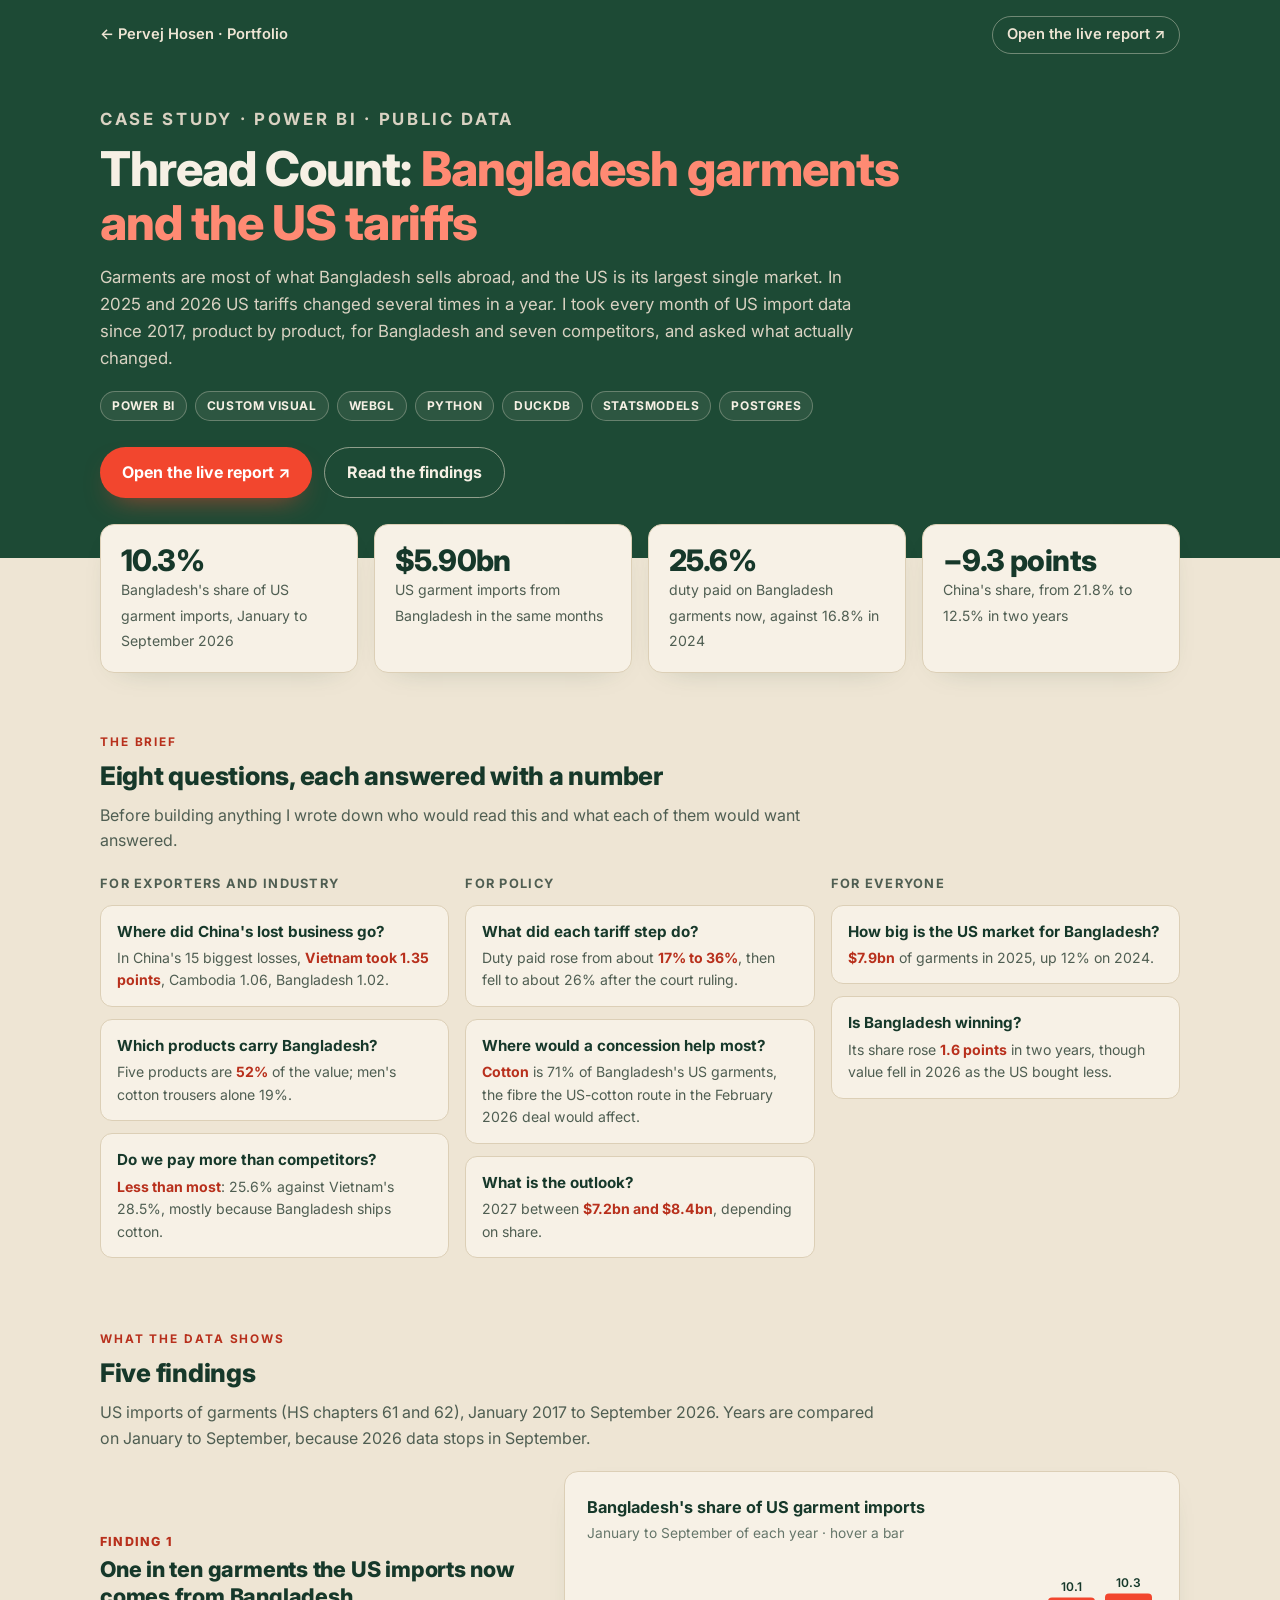
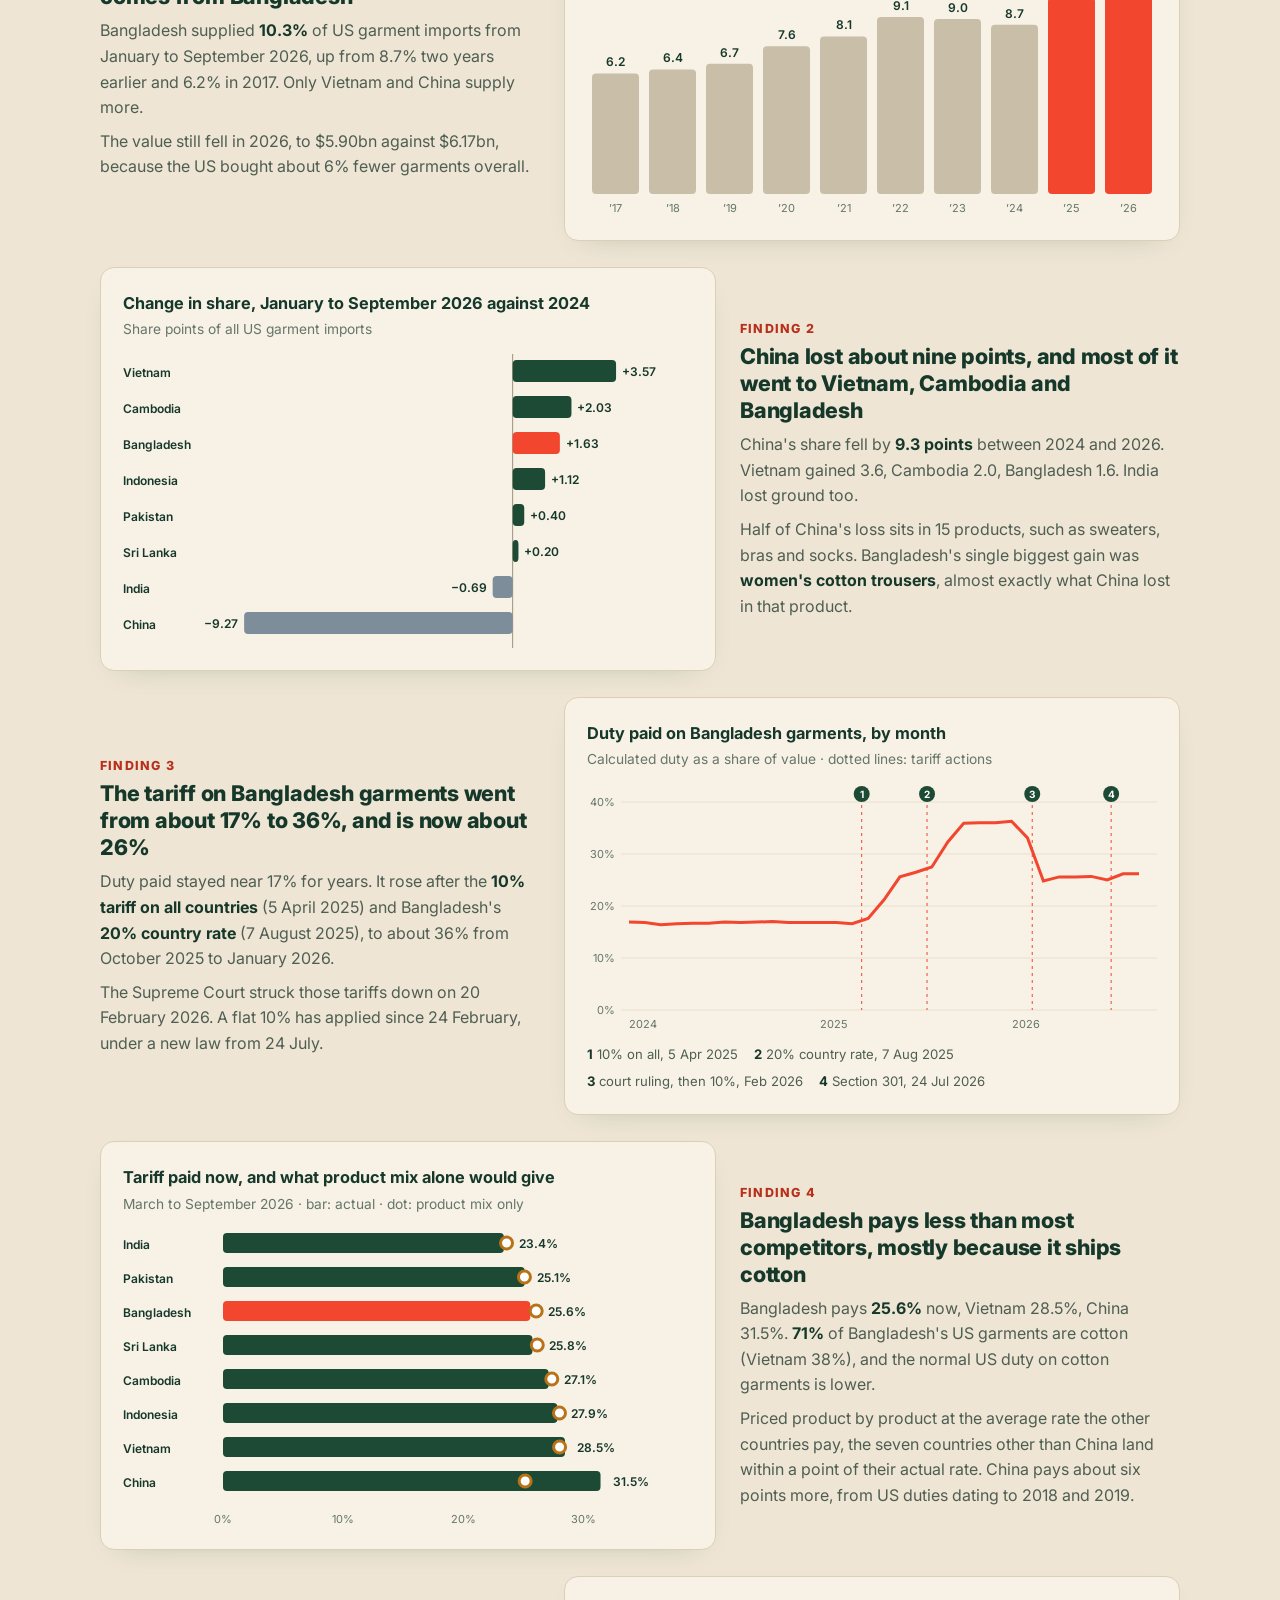
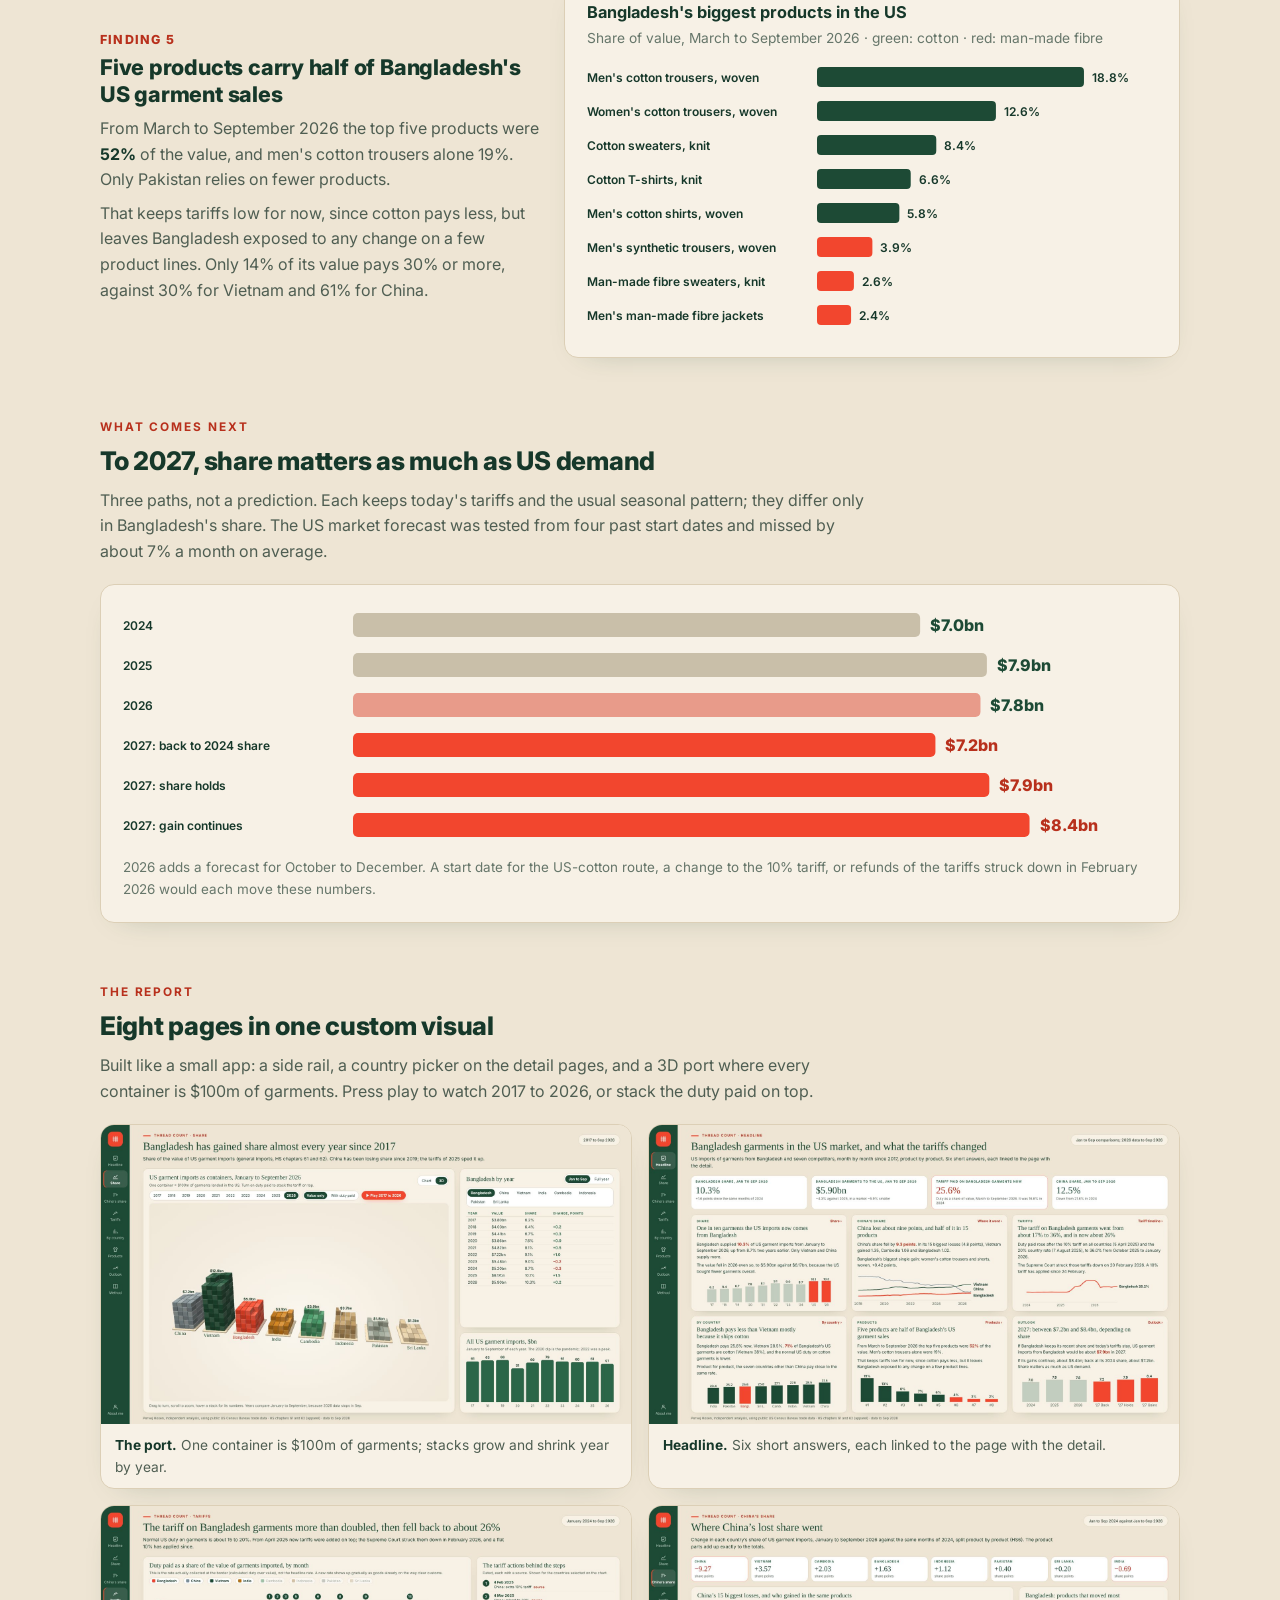
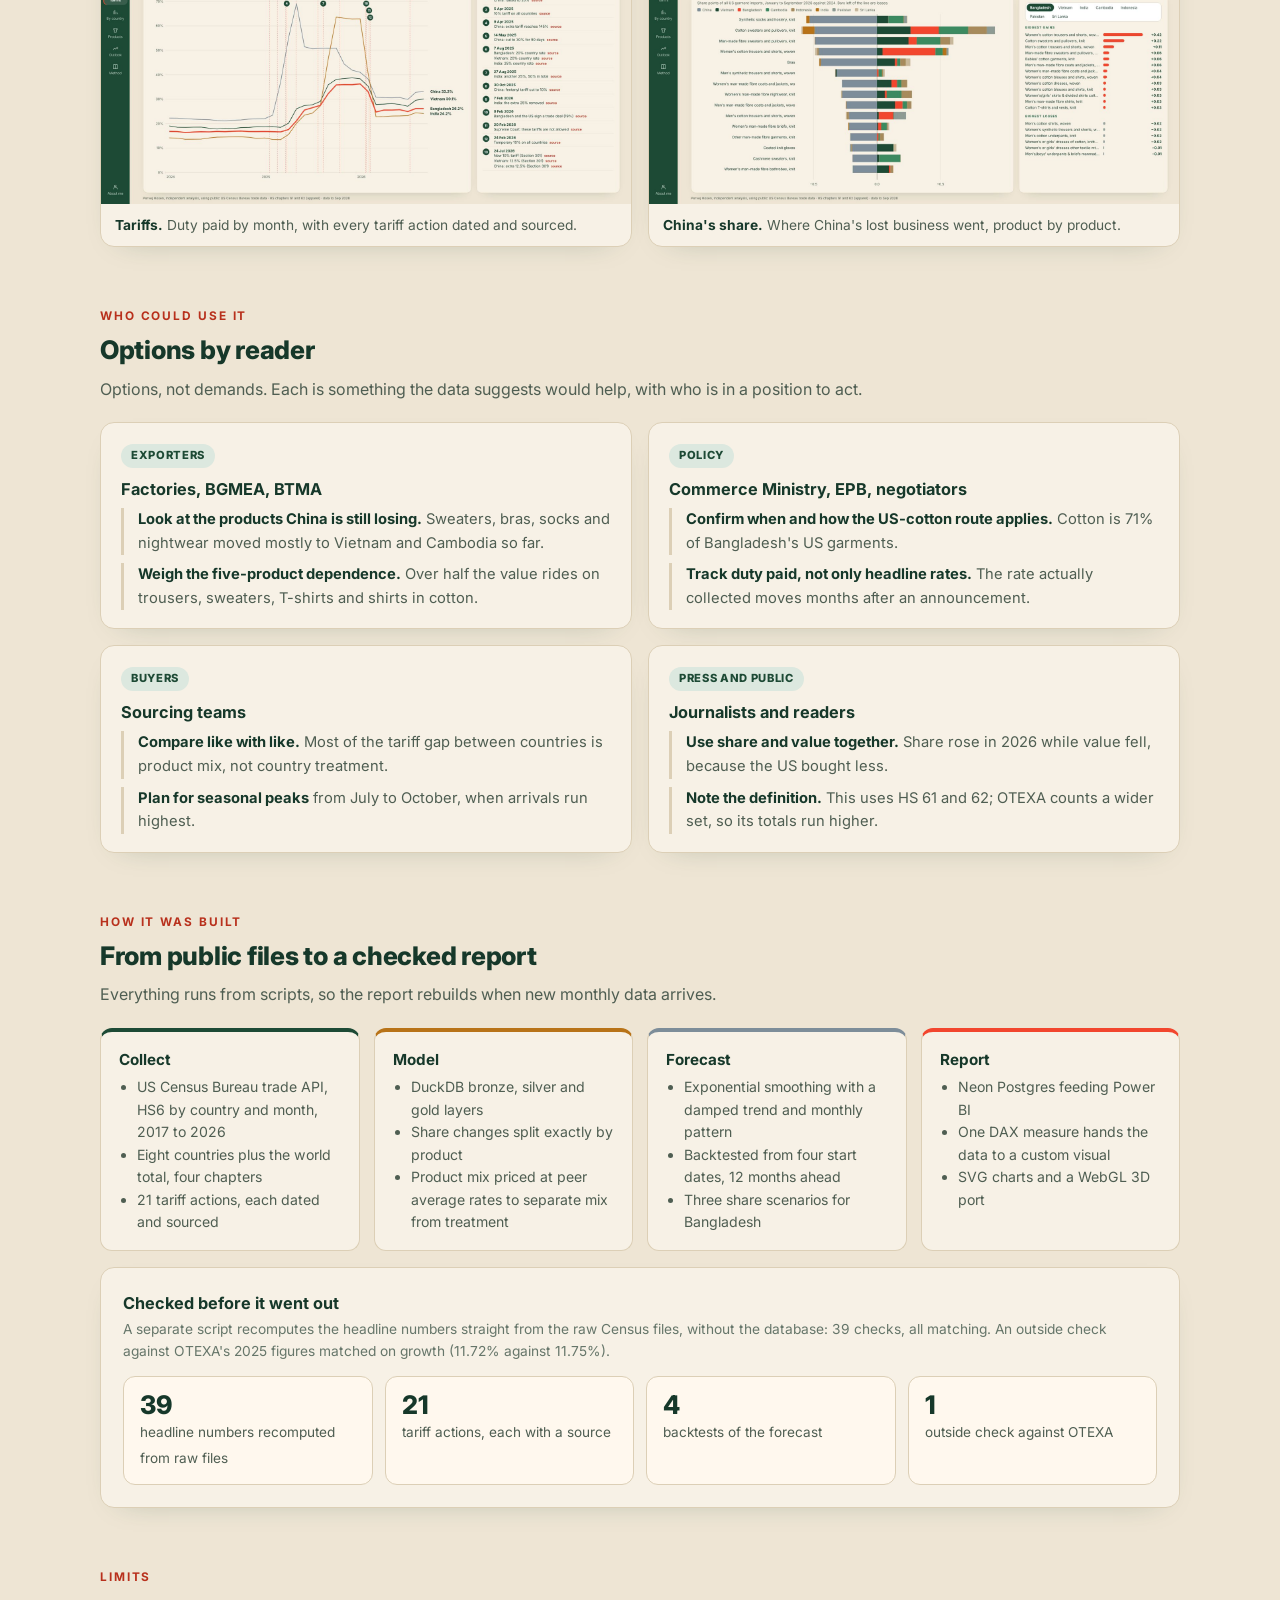
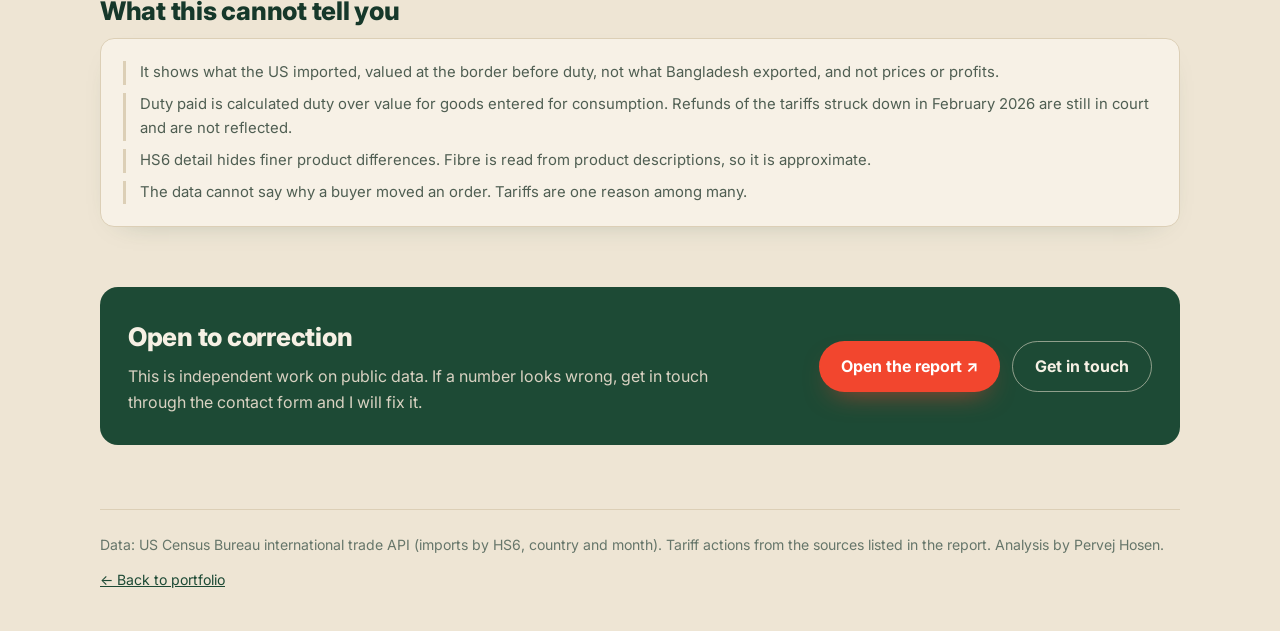
<file: projects/thread-count/index.html>
<!DOCTYPE html>
<html lang="en">
<head>
<meta charset="utf-8">
<meta name="viewport" content="width=device-width, initial-scale=1">
<title>Thread Count: Bangladesh Garments and the US Tariffs · Pervej Hosen</title>
<meta name="description" content="A case study of Bangladesh's garment exports to the US from every month of public US Census trade data since 2017: who gained as China lost share, what the 2025 and 2026 tariffs did, and what comes next. Built as a custom Power BI visual with 3D.">
<meta property="og:title" content="Thread Count: Bangladesh Garments and the US Tariffs · Pervej Hosen">
<meta property="og:description" content="Bangladesh now supplies one in ten garments the US imports. China lost about nine points of share; the tariff on Bangladesh garments rose from about 17% to 36% and is now about 26%.">
<meta property="og:image" content="https://pervejhosen.com/assets/img/projects/threadcount-1.jpg">
<link rel="icon" href="../../favicon.svg" type="image/svg+xml">
<link rel="preconnect" href="https://fonts.googleapis.com">
<link rel="preconnect" href="https://fonts.gstatic.com" crossorigin>
<link href="https://fonts.googleapis.com/css2?family=Inter:wght@400;500;600;700;800&display=swap" rel="stylesheet">
<style>
:root {
  --navy: #1D4A35; --ink: #16382A; --muted: #4F5E52; --faint: #66766A; --line: #DCCFB6; --grid: #E6DCC8;
  --bg: #EEE5D4; --card: #F7F1E6; --accent: #1D4A35; --ochre: #B87318; --tomato: #F2462E; --tomato-ink: #B8301C; --slate: #7D8D99; --pale: #C9BFA9;
  --radius: 14px; --shadow: 0 10px 30px -22px rgba(29, 74, 53, .4);
}
* { box-sizing: border-box; margin: 0; padding: 0; }
html { scroll-behavior: smooth; }
body { font-family: Inter, system-ui, -apple-system, "Segoe UI", sans-serif; background: var(--bg); color: var(--ink); line-height: 1.6; -webkit-font-smoothing: antialiased; }
a { color: var(--accent); }
.wrap { max-width: 1120px; margin: 0 auto; padding: 0 20px; }

/* top bar + hero */
.top { background: var(--navy); color: #EEE5D4; }
.top-bar { display: flex; justify-content: space-between; align-items: center; gap: 12px; padding: 16px 0; font-size: .92rem; }
.top-bar a { color: #EEE5D4; text-decoration: none; font-weight: 600; }
.top-bar a:hover { color: #FF9A85; }
.top-bar .gh { border: 1px solid rgba(238, 229, 212, .4); border-radius: 999px; padding: 6px 14px; white-space: nowrap; }
.hero { padding: 36px 0 60px; }
.kicker { font-size: .78rem; font-weight: 700; letter-spacing: .16em; text-transform: uppercase; color: #FF9A85; }
.hero h1 { font-size: clamp(1.9rem, 4.4vw, 3rem); line-height: 1.12; letter-spacing: -.02em; font-weight: 800; color: #F6F0E4; margin: 10px 0 14px; max-width: 860px; }
.hero h1 span { color: #FF8A73; }
.hero p { color: #D9D2C2; max-width: 780px; font-size: 1.05rem; }
.chips { display: flex; flex-wrap: wrap; gap: 8px; margin-top: 20px; }
.chips span { font-size: .75rem; font-weight: 700; letter-spacing: .05em; text-transform: uppercase; color: #F6F0E4; border: 1px solid rgba(238, 229, 212, .3); background: rgba(238, 229, 212, .08); border-radius: 999px; padding: 4px 11px; }
.btns { display: flex; flex-wrap: wrap; gap: 12px; margin-top: 26px; }
.btn { display: inline-flex; align-items: center; gap: 8px; font-weight: 700; font-size: 1rem; text-decoration: none; border-radius: 999px; padding: 12px 22px; }
.btn.p { background: var(--tomato); color: #fff; box-shadow: 0 12px 28px -14px rgba(242, 70, 46, .75); }
.btn.p:hover { background: #E23A22; }
.btn.s { border: 1.5px solid rgba(238, 229, 212, .55); color: #F6F0E4; }
.btn.s:hover { background: #F6F0E4; color: var(--navy); }

/* KPI tiles */
.kpis { display: grid; grid-template-columns: repeat(4, minmax(0, 1fr)); gap: 16px; margin-top: -34px; position: relative; }
.kpi { background: var(--card); border: 1px solid var(--line); border-radius: var(--radius); padding: 18px 20px; box-shadow: var(--shadow); }
.kpi b { display: block; font-size: 1.85rem; font-weight: 800; letter-spacing: -.02em; line-height: 1.15; }
.kpi span { color: var(--muted); font-size: .88rem; }
@media (max-width: 820px) { .kpis { grid-template-columns: repeat(2, minmax(0, 1fr)); } }

/* sections */
section { margin-top: 60px; scroll-margin-top: 20px; }
.lab { font-size: .74rem; font-weight: 700; letter-spacing: .16em; text-transform: uppercase; color: var(--tomato-ink); margin-bottom: 4px; }
h2 { font-size: 1.6rem; letter-spacing: -.01em; font-weight: 800; margin-bottom: 6px; }
.lead { color: var(--muted); max-width: 780px; margin-bottom: 20px; }
.card { background: var(--card); border: 1px solid var(--line); border-radius: var(--radius); padding: 22px; box-shadow: var(--shadow); }
.card h3 { font-size: 1.02rem; font-weight: 700; }
.card .sub { color: var(--faint); font-size: .86rem; margin: 2px 0 14px; }
.two { display: grid; grid-template-columns: minmax(0, 1fr) minmax(0, 1fr); gap: 16px; }
@media (max-width: 900px) { .two { grid-template-columns: minmax(0, 1fr); } }

/* questions */
.qgrid { display: grid; grid-template-columns: repeat(3, minmax(0, 1fr)); gap: 16px; }
@media (max-width: 900px) { .qgrid { grid-template-columns: minmax(0, 1fr); } }
.qcol h3 { font-size: .8rem; font-weight: 700; letter-spacing: .1em; text-transform: uppercase; color: var(--muted); margin-bottom: 10px; }
.q { background: var(--card); border: 1px solid var(--line); border-radius: 12px; padding: 14px 16px; margin-bottom: 12px; }
.q b { display: block; font-size: .95rem; color: var(--ink); }
.q span { display: block; color: var(--muted); font-size: .88rem; margin-top: 3px; }
.q em { font-style: normal; font-weight: 700; color: var(--tomato-ink); }

/* findings */
.find { display: grid; grid-template-columns: minmax(0, 5fr) minmax(0, 7fr); gap: 24px; align-items: center; margin-bottom: 26px; }
.find.rev { grid-template-columns: minmax(0, 7fr) minmax(0, 5fr); }
.find.rev .ftxt { order: 2; }
@media (max-width: 900px) { .find, .find.rev { grid-template-columns: minmax(0, 1fr); } .find.rev .ftxt { order: 0; } }
.ftxt .num { font-size: .78rem; font-weight: 800; color: var(--tomato-ink); letter-spacing: .1em; text-transform: uppercase; }
.ftxt h3 { font-size: 1.35rem; line-height: 1.25; font-weight: 800; letter-spacing: -.01em; margin: 4px 0 8px; }
.ftxt p { color: var(--muted); }
.ftxt p + p { margin-top: 8px; }
.ftxt strong { color: var(--ink); }

/* charts */
.legend { display: flex; flex-wrap: wrap; gap: 16px; font-size: .85rem; color: var(--muted); margin-bottom: 10px; }
.legend i { display: inline-block; width: 12px; height: 12px; border-radius: 3px; margin-right: 6px; vertical-align: -1px; }
svg { display: block; width: 100%; height: auto; overflow: visible; }
svg text { font-family: inherit; }
.tick { fill: var(--faint); font-size: 11px; }
.lbl { fill: var(--ink); font-size: 12px; font-weight: 600; }
.lbl-muted { fill: var(--muted); font-size: 11px; }
#tip { position: fixed; z-index: 50; pointer-events: none; background: var(--navy); color: #f1f5f9; font-size: .82rem; line-height: 1.45; padding: 8px 11px; border-radius: 8px; box-shadow: 0 12px 30px -10px rgba(0, 0, 0, .5); opacity: 0; transition: opacity .12s; max-width: 260px; }
#tip b { color: #fff; }

/* gallery */
.gal { display: grid; grid-template-columns: repeat(2, minmax(0, 1fr)); gap: 16px; }
@media (max-width: 760px) { .gal { grid-template-columns: minmax(0, 1fr); } }
.gal figure { background: var(--card); border: 1px solid var(--line); border-radius: var(--radius); overflow: hidden; box-shadow: var(--shadow); }
.gal img { display: block; width: 100%; height: auto; }
.gal figcaption { padding: 10px 14px; font-size: .86rem; color: var(--muted); }
.gal figcaption b { color: var(--ink); }

/* readers */
.readers { display: grid; grid-template-columns: repeat(2, minmax(0, 1fr)); gap: 16px; }
@media (max-width: 760px) { .readers { grid-template-columns: minmax(0, 1fr); } }
.reader { background: var(--card); border: 1px solid var(--line); border-radius: var(--radius); padding: 18px 20px; box-shadow: var(--shadow); }
.reader .tag { display: inline-block; font-size: .7rem; font-weight: 800; letter-spacing: .06em; text-transform: uppercase; border-radius: 999px; padding: 3px 10px; margin-bottom: 8px; background: #DCE8DF; color: var(--navy); }
.reader h3 { font-size: 1.02rem; margin-bottom: 6px; }
.reader ul { list-style: none; display: grid; gap: 8px; }
.reader li { padding-left: 14px; border-left: 3px solid var(--line); color: var(--muted); font-size: .92rem; }
.reader li b { color: var(--ink); }

/* method */
.pipe { display: grid; grid-template-columns: repeat(4, minmax(0, 1fr)); gap: 14px; }
@media (max-width: 900px) { .pipe { grid-template-columns: repeat(2, minmax(0, 1fr)); } }
@media (max-width: 560px) { .pipe { grid-template-columns: minmax(0, 1fr); } }
.layer { border-radius: 12px; padding: 16px 18px; border: 1px solid var(--line); background: var(--card); border-top: 4px solid var(--navy); }
.layer:nth-child(2) { border-top-color: var(--ochre); } .layer:nth-child(3) { border-top-color: var(--slate); } .layer:nth-child(4) { border-top-color: var(--tomato); }
.layer h4 { font-size: .95rem; margin-bottom: 4px; }
.layer p, .layer li { color: var(--muted); font-size: .88rem; }
.layer ul { padding-left: 18px; margin-top: 4px; }
.review { display: grid; grid-template-columns: repeat(4, minmax(0, 1fr)); gap: 12px; margin-top: 14px; }
@media (max-width: 700px) { .review { grid-template-columns: repeat(2, minmax(0, 1fr)); } }
.rv { border-radius: 12px; padding: 14px 16px; background: #fff8ee; border: 1px solid var(--line); }
.rv b { display: block; font-size: 1.6rem; font-weight: 800; line-height: 1.1; }
.rv span { font-size: .85rem; color: var(--muted); }
.dropped { margin-top: 14px; display: grid; gap: 10px; }
.dropped div { font-size: .9rem; color: var(--muted); padding-left: 14px; border-left: 3px solid var(--tomato); }
.dropped b { color: var(--ink); }
code { font-family: ui-monospace, SFMono-Regular, Menlo, Consolas, monospace; font-size: .85em; background: #E9E0CE; padding: 1px 5px; border-radius: 4px; }
.note { color: var(--faint); font-size: .84rem; margin-top: 10px; }
.limits { list-style: none; display: grid; gap: 8px; }
.limits li { color: var(--muted); font-size: .93rem; padding-left: 14px; border-left: 3px solid var(--line); }
.closer { background: var(--navy); color: #F6F0E4; border-radius: 18px; padding: 30px 28px; display: grid; grid-template-columns: minmax(0, 1fr) auto; gap: 20px; align-items: center; }
.closer h2 { color: #F6F0E4; }
.closer p { color: #D9D2C2; max-width: 640px; }
.closer .btns { margin-top: 0; }
@media (max-width: 760px) { .closer { grid-template-columns: minmax(0, 1fr); } }
footer { margin: 64px 0 40px; padding-top: 24px; border-top: 1px solid var(--line); color: var(--faint); font-size: .88rem; display: flex; justify-content: space-between; gap: 12px; flex-wrap: wrap; }
@media (max-width: 560px) { .card, .reader { padding: 16px; } .kpi b { font-size: 1.5rem; } .btn { width: 100%; justify-content: center; } }
.mark { display:inline-block; width:10px; height:10px; border-radius:50%; margin-right:6px; vertical-align:0; }
.evk { display:flex; flex-wrap:wrap; gap:6px 16px; font-size:.82rem; color:var(--muted); margin-top:10px; }
.evk b { color:var(--ink); }
</style>
</head>
<body>
<header class="top">
  <div class="wrap">
    <div class="top-bar">
      <a href="../../#projects">← Pervej Hosen · Portfolio</a>
      <a class="gh" href="https://app.powerbi.com/view?r=eyJrIjoiYzY2YWEzNzYtNDFmOC00OTgwLWE5ZjYtZmM1OGFmZjM1MmI4IiwidCI6IjIyOTM4MjRkLWE0YjQtNDNmMi1hM2ZlLWU0Mjc2YzcxNjY2NCIsImMiOjEwfQ%3D%3D" target="_blank" rel="noopener">Open the live report ↗</a>
    </div>
    <div class="hero">
      <p class="kicker">Case study · Power BI · Public data</p>
      <h1>Thread Count: <span>Bangladesh garments and the US tariffs</span></h1>
      <p>Garments are most of what Bangladesh sells abroad, and the US is its largest single market. In 2025 and 2026 US tariffs changed several times in a year. I took every month of US import data since 2017, product by product, for Bangladesh and seven competitors, and asked what actually changed.</p>
      <div class="chips"><span>Power BI</span><span>Custom visual</span><span>WebGL</span><span>Python</span><span>DuckDB</span><span>statsmodels</span><span>Postgres</span></div>
      <div class="btns">
        <a class="btn p" href="https://app.powerbi.com/view?r=eyJrIjoiYzY2YWEzNzYtNDFmOC00OTgwLWE5ZjYtZmM1OGFmZjM1MmI4IiwidCI6IjIyOTM4MjRkLWE0YjQtNDNmMi1hM2ZlLWU0Mjc2YzcxNjY2NCIsImMiOjEwfQ%3D%3D" target="_blank" rel="noopener">Open the live report ↗</a>
        <a class="btn s" href="#findings">Read the findings</a>
      </div>
    </div>
  </div>
</header>

<main class="wrap">
  <div class="kpis">
    <div class="kpi"><b>10.3%</b><span>Bangladesh's share of US garment imports, January to September 2026</span></div>
    <div class="kpi"><b>$5.90bn</b><span>US garment imports from Bangladesh in the same months</span></div>
    <div class="kpi"><b>25.6%</b><span>duty paid on Bangladesh garments now, against 16.8% in 2024</span></div>
    <div class="kpi"><b>−9.3 points</b><span>China's share, from 21.8% to 12.5% in two years</span></div>
  </div>

  <section id="questions">
    <p class="lab">The brief</p>
    <h2>Eight questions, each answered with a number</h2>
    <p class="lead">Before building anything I wrote down who would read this and what each of them would want answered.</p>
    <div class="qgrid">
      <div class="qcol"><h3>For exporters and industry</h3>
        <div class="q"><b>Where did China's lost business go?</b><span>In China's 15 biggest losses, <em>Vietnam took 1.35 points</em>, Cambodia 1.06, Bangladesh 1.02.</span></div>
        <div class="q"><b>Which products carry Bangladesh?</b><span>Five products are <em>52%</em> of the value; men's cotton trousers alone 19%.</span></div>
        <div class="q"><b>Do we pay more than competitors?</b><span><em>Less than most</em>: 25.6% against Vietnam's 28.5%, mostly because Bangladesh ships cotton.</span></div>
      </div>
      <div class="qcol"><h3>For policy</h3>
        <div class="q"><b>What did each tariff step do?</b><span>Duty paid rose from about <em>17% to 36%</em>, then fell to about 26% after the court ruling.</span></div>
        <div class="q"><b>Where would a concession help most?</b><span><em>Cotton</em> is 71% of Bangladesh's US garments, the fibre the US-cotton route in the February 2026 deal would affect.</span></div>
        <div class="q"><b>What is the outlook?</b><span>2027 between <em>$7.2bn and $8.4bn</em>, depending on share.</span></div>
      </div>
      <div class="qcol"><h3>For everyone</h3>
        <div class="q"><b>How big is the US market for Bangladesh?</b><span><em>$7.9bn</em> of garments in 2025, up 12% on 2024.</span></div>
        <div class="q"><b>Is Bangladesh winning?</b><span>Its share rose <em>1.6 points</em> in two years, though value fell in 2026 as the US bought less.</span></div>
      </div>
    </div>
  </section>

  <section id="findings">
    <p class="lab">What the data shows</p>
    <h2>Five findings</h2>
    <p class="lead">US imports of garments (HS chapters 61 and 62), January 2017 to September 2026. Years are compared on January to September, because 2026 data stops in September.</p>

    <div class="find">
      <div class="ftxt"><p class="num">Finding 1</p><h3>One in ten garments the US imports now comes from Bangladesh</h3>
        <p>Bangladesh supplied <strong>10.3%</strong> of US garment imports from January to September 2026, up from 8.7% two years earlier and 6.2% in 2017. Only Vietnam and China supply more.</p>
        <p>The value still fell in 2026, to $5.90bn against $6.17bn, because the US bought about 6% fewer garments overall.</p></div>
      <div class="card"><h3>Bangladesh's share of US garment imports</h3><p class="sub">January to September of each year · hover a bar</p><div id="cShare"></div></div>
    </div>

    <div class="find rev">
      <div class="ftxt"><p class="num">Finding 2</p><h3>China lost about nine points, and most of it went to Vietnam, Cambodia and Bangladesh</h3>
        <p>China's share fell by <strong>9.3 points</strong> between 2024 and 2026. Vietnam gained 3.6, Cambodia 2.0, Bangladesh 1.6. India lost ground too.</p>
        <p>Half of China's loss sits in 15 products, such as sweaters, bras and socks. Bangladesh's single biggest gain was <strong>women's cotton trousers</strong>, almost exactly what China lost in that product.</p></div>
      <div class="card"><h3>Change in share, January to September 2026 against 2024</h3><p class="sub">Share points of all US garment imports</p><div id="cShift"></div></div>
    </div>

    <div class="find">
      <div class="ftxt"><p class="num">Finding 3</p><h3>The tariff on Bangladesh garments went from about 17% to 36%, and is now about 26%</h3>
        <p>Duty paid stayed near 17% for years. It rose after the <strong>10% tariff on all countries</strong> (5 April 2025) and Bangladesh's <strong>20% country rate</strong> (7 August 2025), to about 36% from October 2025 to January 2026.</p>
        <p>The Supreme Court struck those tariffs down on 20 February 2026. A flat 10% has applied since 24 February, under a new law from 24 July.</p></div>
      <div class="card"><h3>Duty paid on Bangladesh garments, by month</h3><p class="sub">Calculated duty as a share of value · dotted lines: tariff actions</p><div id="cTariff"></div>
        <div class="evk"><span><b>1</b> 10% on all, 5 Apr 2025</span><span><b>2</b> 20% country rate, 7 Aug 2025</span><span><b>3</b> court ruling, then 10%, Feb 2026</span><span><b>4</b> Section 301, 24 Jul 2026</span></div></div>
    </div>

    <div class="find rev">
      <div class="ftxt"><p class="num">Finding 4</p><h3>Bangladesh pays less than most competitors, mostly because it ships cotton</h3>
        <p>Bangladesh pays <strong>25.6%</strong> now, Vietnam 28.5%, China 31.5%. <strong>71%</strong> of Bangladesh's US garments are cotton (Vietnam 38%), and the normal US duty on cotton garments is lower.</p>
        <p>Priced product by product at the average rate the other countries pay, the seven countries other than China land within a point of their actual rate. China pays about six points more, from US duties dating to 2018 and 2019.</p></div>
      <div class="card"><h3>Tariff paid now, and what product mix alone would give</h3><p class="sub">March to September 2026 · bar: actual · dot: product mix only</p><div id="cMix"></div></div>
    </div>

    <div class="find">
      <div class="ftxt"><p class="num">Finding 5</p><h3>Five products carry half of Bangladesh's US garment sales</h3>
        <p>From March to September 2026 the top five products were <strong>52%</strong> of the value, and men's cotton trousers alone 19%. Only Pakistan relies on fewer products.</p>
        <p>That keeps tariffs low for now, since cotton pays less, but leaves Bangladesh exposed to any change on a few product lines. Only 14% of its value pays 30% or more, against 30% for Vietnam and 61% for China.</p></div>
      <div class="card"><h3>Bangladesh's biggest products in the US</h3><p class="sub">Share of value, March to September 2026 · green: cotton · red: man-made fibre</p><div id="cProd"></div></div>
    </div>
  </section>

  <section id="outlook">
    <p class="lab">What comes next</p>
    <h2>To 2027, share matters as much as US demand</h2>
    <p class="lead">Three paths, not a prediction. Each keeps today's tariffs and the usual seasonal pattern; they differ only in Bangladesh's share. The US market forecast was tested from four past start dates and missed by about 7% a month on average.</p>
    <div class="card"><div id="cOut"></div><p class="note">2026 adds a forecast for October to December. A start date for the US-cotton route, a change to the 10% tariff, or refunds of the tariffs struck down in February 2026 would each move these numbers.</p></div>
  </section>

  <section id="report">
    <p class="lab">The report</p>
    <h2>Eight pages in one custom visual</h2>
    <p class="lead">Built like a small app: a side rail, a country picker on the detail pages, and a 3D port where every container is $100m of garments. Press play to watch 2017 to 2026, or stack the duty paid on top.</p>
    <div class="gal">
      <figure><img src="../../assets/img/projects/threadcount-1.jpg" alt="Share page with a 3D port of shipping containers for eight countries" loading="lazy" width="900" height="506"><figcaption><b>The port.</b> One container is $100m of garments; stacks grow and shrink year by year.</figcaption></figure>
      <figure><img src="../../assets/img/projects/threadcount-2.jpg" alt="Headline page with four key numbers and six short answers" loading="lazy" width="900" height="506"><figcaption><b>Headline.</b> Six short answers, each linked to the page with the detail.</figcaption></figure>
      <figure><img src="../../assets/img/projects/threadcount-3.jpg" alt="Tariffs page with monthly duty paid and numbered tariff actions" loading="lazy" width="900" height="506"><figcaption><b>Tariffs.</b> Duty paid by month, with every tariff action dated and sourced.</figcaption></figure>
      <figure><img src="../../assets/img/projects/threadcount-4.jpg" alt="China's share page with product level gains and losses" loading="lazy" width="900" height="506"><figcaption><b>China's share.</b> Where China's lost business went, product by product.</figcaption></figure>
    </div>
  </section>

  <section id="readers">
    <p class="lab">Who could use it</p>
    <h2>Options by reader</h2>
    <p class="lead">Options, not demands. Each is something the data suggests would help, with who is in a position to act.</p>
    <div class="readers">
      <div class="reader"><span class="tag">Exporters</span><h3>Factories, BGMEA, BTMA</h3><ul>
        <li><b>Look at the products China is still losing.</b> Sweaters, bras, socks and nightwear moved mostly to Vietnam and Cambodia so far.</li>
        <li><b>Weigh the five-product dependence.</b> Over half the value rides on trousers, sweaters, T-shirts and shirts in cotton.</li></ul></div>
      <div class="reader"><span class="tag">Policy</span><h3>Commerce Ministry, EPB, negotiators</h3><ul>
        <li><b>Confirm when and how the US-cotton route applies.</b> Cotton is 71% of Bangladesh's US garments.</li>
        <li><b>Track duty paid, not only headline rates.</b> The rate actually collected moves months after an announcement.</li></ul></div>
      <div class="reader"><span class="tag">Buyers</span><h3>Sourcing teams</h3><ul>
        <li><b>Compare like with like.</b> Most of the tariff gap between countries is product mix, not country treatment.</li>
        <li><b>Plan for seasonal peaks</b> from July to October, when arrivals run highest.</li></ul></div>
      <div class="reader"><span class="tag">Press and public</span><h3>Journalists and readers</h3><ul>
        <li><b>Use share and value together.</b> Share rose in 2026 while value fell, because the US bought less.</li>
        <li><b>Note the definition.</b> This uses HS 61 and 62; OTEXA counts a wider set, so its totals run higher.</li></ul></div>
    </div>
  </section>

  <section id="method">
    <p class="lab">How it was built</p>
    <h2>From public files to a checked report</h2>
    <p class="lead">Everything runs from scripts, so the report rebuilds when new monthly data arrives.</p>
    <div class="pipe">
      <div class="layer"><h4>Collect</h4><ul><li>US Census Bureau trade API, HS6 by country and month, 2017 to 2026</li><li>Eight countries plus the world total, four chapters</li><li>21 tariff actions, each dated and sourced</li></ul></div>
      <div class="layer"><h4>Model</h4><ul><li>DuckDB bronze, silver and gold layers</li><li>Share changes split exactly by product</li><li>Product mix priced at peer average rates to separate mix from treatment</li></ul></div>
      <div class="layer"><h4>Forecast</h4><ul><li>Exponential smoothing with a damped trend and monthly pattern</li><li>Backtested from four start dates, 12 months ahead</li><li>Three share scenarios for Bangladesh</li></ul></div>
      <div class="layer"><h4>Report</h4><ul><li>Neon Postgres feeding Power BI</li><li>One DAX measure hands the data to a custom visual</li><li>SVG charts and a WebGL 3D port</li></ul></div>
    </div>
    <div class="card" style="margin-top:16px">
      <h3>Checked before it went out</h3>
      <p class="sub">A separate script recomputes the headline numbers straight from the raw Census files, without the database: 39 checks, all matching. An outside check against OTEXA's 2025 figures matched on growth (11.72% against 11.75%).</p>
      <div class="review">
        <div class="rv"><b>39</b><span>headline numbers recomputed from raw files</span></div>
        <div class="rv"><b>21</b><span>tariff actions, each with a source</span></div>
        <div class="rv"><b>4</b><span>backtests of the forecast</span></div>
        <div class="rv"><b>1</b><span>outside check against OTEXA</span></div>
      </div>
    </div>
  </section>

  <section id="limits">
    <p class="lab">Limits</p>
    <h2>What this cannot tell you</h2>
    <div class="card"><ul class="limits">
      <li>It shows what the US imported, valued at the border before duty, not what Bangladesh exported, and not prices or profits.</li>
      <li>Duty paid is calculated duty over value for goods entered for consumption. Refunds of the tariffs struck down in February 2026 are still in court and are not reflected.</li>
      <li>HS6 detail hides finer product differences. Fibre is read from product descriptions, so it is approximate.</li>
      <li>The data cannot say why a buyer moved an order. Tariffs are one reason among many.</li>
    </ul></div>
  </section>

  <section>
    <div class="closer">
      <div><h2>Open to correction</h2><p>This is independent work on public data. If a number looks wrong, get in touch through the contact form and I will fix it.</p></div>
      <div class="btns"><a class="btn p" href="https://app.powerbi.com/view?r=eyJrIjoiYzY2YWEzNzYtNDFmOC00OTgwLWE5ZjYtZmM1OGFmZjM1MmI4IiwidCI6IjIyOTM4MjRkLWE0YjQtNDNmMi1hM2ZlLWU0Mjc2YzcxNjY2NCIsImMiOjEwfQ%3D%3D" target="_blank" rel="noopener">Open the report ↗</a><a class="btn s" href="../../#contact">Get in touch</a></div>
    </div>
  </section>

  <footer>
    <span>Data: US Census Bureau international trade API (imports by HS6, country and month). Tariff actions from the sources listed in the report. Analysis by Pervej Hosen.</span>
    <a href="../../#projects">← Back to portfolio</a>
  </footer>
</main>
<div id="tip" role="tooltip"></div>

<script>
(() => {
  const $ = s => document.querySelector(s);
  const NS = "http://www.w3.org/2000/svg";
  const fmt = n => Math.round(n).toLocaleString("en-GB");
  const C = { g: "#1D4A35", t: "#F2462E", ti: "#B8301C", o: "#B87318", s: "#7D8D99", p: "#C9BFA9", band: "#E9E0CE" };
  const tip = $("#tip");
  const showTip = (e, html) => { tip.innerHTML = html; tip.style.opacity = 1; const x = Math.min(e.clientX + 14, innerWidth - tip.offsetWidth - 8); const y = e.clientY + 16 + tip.offsetHeight > innerHeight ? e.clientY - tip.offsetHeight - 12 : e.clientY + 16; tip.style.left = x + "px"; tip.style.top = y + "px"; };
  const hideTip = () => tip.style.opacity = 0;
  const bindTip = (el, html) => { el.addEventListener("mousemove", e => showTip(e, html)); el.addEventListener("mouseleave", hideTip); el.addEventListener("touchstart", e => showTip(e.touches[0], html), { passive: true }); };
  const svg = (w, h) => { const s = document.createElementNS(NS, "svg"); s.setAttribute("viewBox", `0 0 ${w} ${h}`); s.setAttribute("role", "img"); return s; };
  const el = (name, attrs, parent, text) => { const n = document.createElementNS(NS, name); for (const k in attrs) n.setAttribute(k, attrs[k]); if (text != null) n.textContent = text; parent && parent.appendChild(n); return n; };
  const cw = id => Math.max(300, Math.round(document.querySelector(id).clientWidth));
  const reduce = matchMedia("(prefers-reduced-motion: reduce)").matches;
  // grow bars when a chart scrolls into view
  const grow = (s, list) => {
    if (reduce || !("IntersectionObserver" in window)) return;
    list.forEach(([r, attr, to]) => r.setAttribute(attr, 0));
    const io = new IntersectionObserver(es => es.forEach(e => { if (!e.isIntersecting) return; io.disconnect(); const t0 = performance.now();
      const step = t => { const q = Math.min(1, (t - t0) / 700), k = 1 - Math.pow(1 - q, 3); list.forEach(([r, attr, to, base]) => { r.setAttribute(attr, to * k); if (base != null) r.setAttribute("y", base - to * k); }); if (q < 1) requestAnimationFrame(step); };
      requestAnimationFrame(step); }), { threshold: .35 });
    io.observe(s);
  };

  // 1. Bangladesh share by year
  (function () {
    const Y = [[2017, 6.2], [2018, 6.4], [2019, 6.7], [2020, 7.6], [2021, 8.1], [2022, 9.1], [2023, 9.0], [2024, 8.7], [2025, 10.1], [2026, 10.3]];
    const W = cw("#cShare"), H = 260, B = 24, T = 22, bw = W / Y.length, max = 11, s = svg(W, H), anim = [];
    Y.forEach(([y, v], i) => {
      const h = (H - B - T) * v / max, x = i * bw + 5, base = H - B;
      const r = el("rect", { x, y: base - h, width: bw - 10, height: h, rx: 4, fill: y >= 2025 ? C.t : C.p }, s);
      anim.push([r, "height", h, base]);
      el("text", { x: x + (bw - 10) / 2, y: base - h - 7, "text-anchor": "middle", class: "lbl", "font-size": W < 480 ? 10 : 12, fill: y >= 2025 ? C.ti : C.g }, s, v.toFixed(1));
      el("text", { x: x + (bw - 10) / 2, y: H - 6, "text-anchor": "middle", class: "tick" }, s, "’" + String(y).slice(2));
      bindTip(el("rect", { x: i * bw, y: 0, width: bw, height: H, fill: "transparent" }, s), `<b>${y}, January to September</b><br>${v.toFixed(1)}% of US garment imports`);
    });
    $("#cShare").appendChild(s); grow(s, anim);
  })();

  // 2. share change by country
  (function () {
    const R = [["Vietnam", 3.57], ["Cambodia", 2.03], ["Bangladesh", 1.63], ["Indonesia", 1.12], ["Pakistan", 0.40], ["Sri Lanka", 0.20], ["India", -0.69], ["China", -9.27]];
    const W = cw("#cShift"), rowH = 36, L = W < 480 ? 86 : 100, H = R.length * rowH + 6, s = svg(W, H), lo = -10, hi = 4.5, x = v => L + (W - L - 50) * (v - lo) / (hi - lo);
    el("line", { x1: x(0), x2: x(0), y1: 0, y2: H, stroke: "#9C927C" }, s);
    R.forEach(([n, v], i) => {
      const y = i * rowH + 6, w = Math.abs(x(v) - x(0));
      el("text", { x: 0, y: y + 17, class: "lbl", fill: n === "Bangladesh" ? C.ti : C.g }, s, n);
      const r = el("rect", { x: v < 0 ? x(v) : x(0), y, width: w, height: 22, rx: 4, fill: n === "Bangladesh" ? C.t : v < 0 ? C.s : C.g }, s);
      el("text", { x: v < 0 ? x(v) - 6 : x(v) + 6, y: y + 16, "text-anchor": v < 0 ? "end" : "start", class: "lbl" }, s, (v > 0 ? "+" : "−") + Math.abs(v).toFixed(2));
      bindTip(r, `<b>${n}</b><br>${v > 0 ? "+" : "−"}${Math.abs(v).toFixed(2)} share points`);
    });
    $("#cShift").appendChild(s);
  })();

  // 3. Bangladesh tariff by month, Jan 2024 to Sep 2026
  (function () {
    const V = [16.9, 16.8, 16.4, 16.6, 16.7, 16.7, 16.9, 16.8, 16.9, 17.0, 16.8, 16.8, 16.8, 16.8, 16.6, 17.6, 21.2, 25.6, 26.5, 27.5, 32.3, 35.9, 36.0, 36.0, 36.3, 33.1, 24.8, 25.6, 25.6, 25.7, 25.0, 26.2, 26.2];
    const MON = ["Jan", "Feb", "Mar", "Apr", "May", "Jun", "Jul", "Aug", "Sep", "Oct", "Nov", "Dec"];
    const W = cw("#cTariff"), H = 250, B = 24, L = 34, T = 18, n = V.length, s = svg(W, H), max = 40;
    const x = i => L + (W - L - 10) * (i + 0.5) / n, y = v => T + (H - B - T) * (1 - v / max);
    [0, 10, 20, 30, 40].forEach(v => { el("line", { x1: L, x2: W, y1: y(v), y2: y(v), stroke: C.band }, s); el("text", { x: L - 6, y: y(v) + 4, "text-anchor": "end", class: "tick" }, s, v + "%"); });
    [[15.1, "1"], [19.2, "2"], [25.8, "3"], [30.75, "4"]].forEach(([m, t]) => { const xx = L + (W - L - 10) * m / n; el("line", { x1: xx, x2: xx, y1: T - 4, y2: H - B, stroke: C.t, "stroke-dasharray": "3 4" }, s); el("circle", { cx: xx, cy: T - 8, r: 8, fill: C.g }, s); el("text", { x: xx, y: T - 4, "text-anchor": "middle", fill: "#fff", "font-size": 10, "font-weight": 700 }, s, t); });
    const d = V.map((v, i) => (i ? "L" : "M") + x(i).toFixed(1) + "," + y(v).toFixed(1)).join("");
    el("path", { d, fill: "none", stroke: C.t, "stroke-width": 3 }, s);
    [2024, 2025, 2026].forEach((yy, k) => el("text", { x: x(k * 12), y: H - 6, class: "tick" }, s, yy));
    V.forEach((v, i) => bindTip(el("rect", { x: x(i) - (W - L) / n / 2, y: 0, width: (W - L) / n, height: H, fill: "transparent" }, s), `<b>${MON[i % 12]} ${2024 + Math.floor(i / 12)}</b><br>${v.toFixed(1)}% duty paid`));
    $("#cTariff").appendChild(s);
  })();

  // 4. tariff now vs product mix only
  (function () {
    const R = [["India", 23.41, 23.63], ["Pakistan", 25.15, 25.12], ["Bangladesh", 25.61, 26.10], ["Sri Lanka", 25.79, 26.19], ["Cambodia", 27.14, 27.40], ["Indonesia", 27.87, 28.04], ["Vietnam", 28.50, 28.05], ["China", 31.46, 25.18]];
    const W = cw("#cMix"), rowH = 34, L = W < 480 ? 86 : 100, H = R.length * rowH + 26, s = svg(W, H), max = 35, x = v => L + (W - L - 50) * v / max, anim = [];
    [0, 10, 20, 30].forEach(v => el("text", { x: x(v), y: H - 4, "text-anchor": "middle", class: "tick" }, s, v + "%"));
    R.forEach(([n, a, m], i) => {
      const y = i * rowH + 4, bd = n === "Bangladesh";
      el("text", { x: 0, y: y + 16, class: "lbl", fill: bd ? C.ti : C.g }, s, n);
      const r = el("rect", { x: L, y, width: x(a) - L, height: 20, rx: 4, fill: bd ? C.t : C.g }, s); anim.push([r, "width", x(a) - L]);
      el("circle", { cx: x(m), cy: y + 10, r: 6, fill: "#fff", stroke: C.o, "stroke-width": 3 }, s);
      el("text", { x: x(Math.max(a, m)) + 12, y: y + 15, class: "lbl" }, s, a.toFixed(1) + "%");
      bindTip(r, `<b>${n}</b><br>Actual ${a.toFixed(1)}%<br>Product mix only ${m.toFixed(1)}%`);
    });
    $("#cMix").appendChild(s); grow(s, anim);
  })();

  // 5. top products
  (function () {
    const R = [["Men's cotton trousers, woven", 18.8, 0, 25.2], ["Women's cotton trousers, woven", 12.6, 0, 25.7], ["Cotton sweaters, knit", 8.4, 0, 25.8], ["Cotton T-shirts, knit", 6.6, 0, 24.0], ["Men's cotton shirts, woven", 5.8, 0, 28.8], ["Men's synthetic trousers, woven", 3.9, 1, 31.0], ["Man-made fibre sweaters, knit", 2.6, 1, 41.2], ["Men's man-made fibre jackets", 2.4, 1, 21.2]];
    const W = cw("#cProd"), narrow = W < 560, rowH = narrow ? 50 : 34, L = narrow ? 0 : 230, H = R.length * rowH, s = svg(W, H), sc = (W - L - 56) / 20, anim = [];
    R.forEach(([n, v, f, t], i) => {
      const y = i * rowH + (narrow ? 20 : 4);
      el("text", { x: 0, y: narrow ? y - 6 : y + 15, class: "lbl" }, s, n);
      const r = el("rect", { x: L, y, width: v * sc, height: 20, rx: 4, fill: f ? C.t : C.g }, s); anim.push([r, "width", v * sc]);
      el("text", { x: L + v * sc + 8, y: y + 15, class: "lbl" }, s, v.toFixed(1) + "%");
      bindTip(r, `<b>${n}</b><br>${v.toFixed(1)}% of value<br>Tariff now ${t.toFixed(1)}%`);
    });
    $("#cProd").appendChild(s); grow(s, anim);
  })();

  // 6. outlook
  (function () {
    const R = [["2024", 7.05, 0], ["2025", 7.88, 0], ["2026", 7.80, 1], ["2027: back to 2024 share", 7.24, 2], ["2027: share holds", 7.91, 2], ["2027: gain continues", 8.41, 2]];
    const W = cw("#cOut"), narrow = W < 640, rowH = narrow ? 56 : 40, L = narrow ? 0 : 230, H = R.length * rowH, s = svg(W, H), sc = (W - L - 80) / 9, anim = [];
    R.forEach(([n, v, k], i) => {
      const y = i * rowH + (narrow ? 22 : 6);
      el("text", { x: 0, y: narrow ? y - 6 : y + 17, class: "lbl" }, s, n);
      const r = el("rect", { x: L, y, width: v * sc, height: 24, rx: 5, fill: k === 2 ? C.t : k === 1 ? "#E89B8A" : C.p }, s); anim.push([r, "width", v * sc]);
      el("text", { x: L + v * sc + 10, y: y + 18, fill: k === 2 ? C.ti : C.g, "font-size": 16, "font-weight": 800 }, s, "$" + v.toFixed(1) + "bn");
      bindTip(r, `<b>${n}</b><br>$${v.toFixed(2)}bn of garments to the US`);
    });
    $("#cOut").appendChild(s); grow(s, anim);
  })();
})();
</script>
<script src="../../js/analytics.js?v=10f"></script>
</body>
</html>
</file>
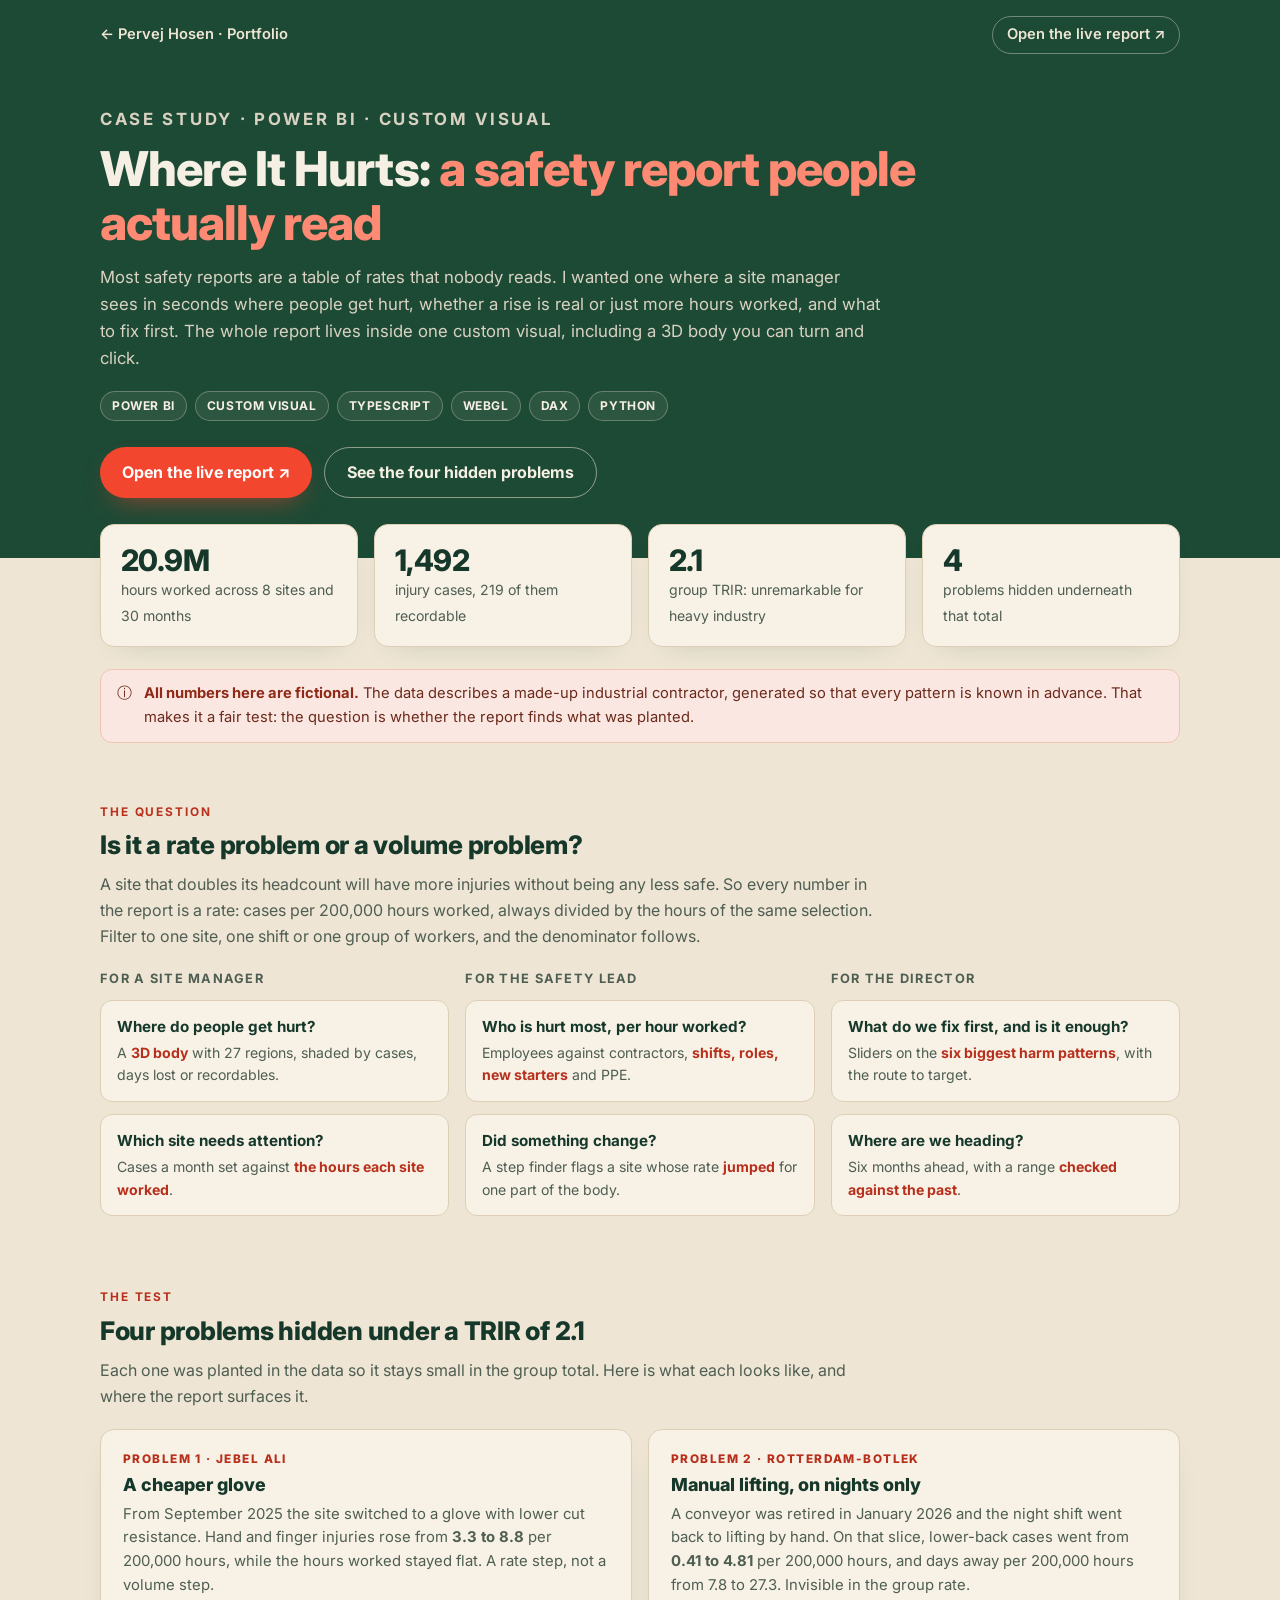
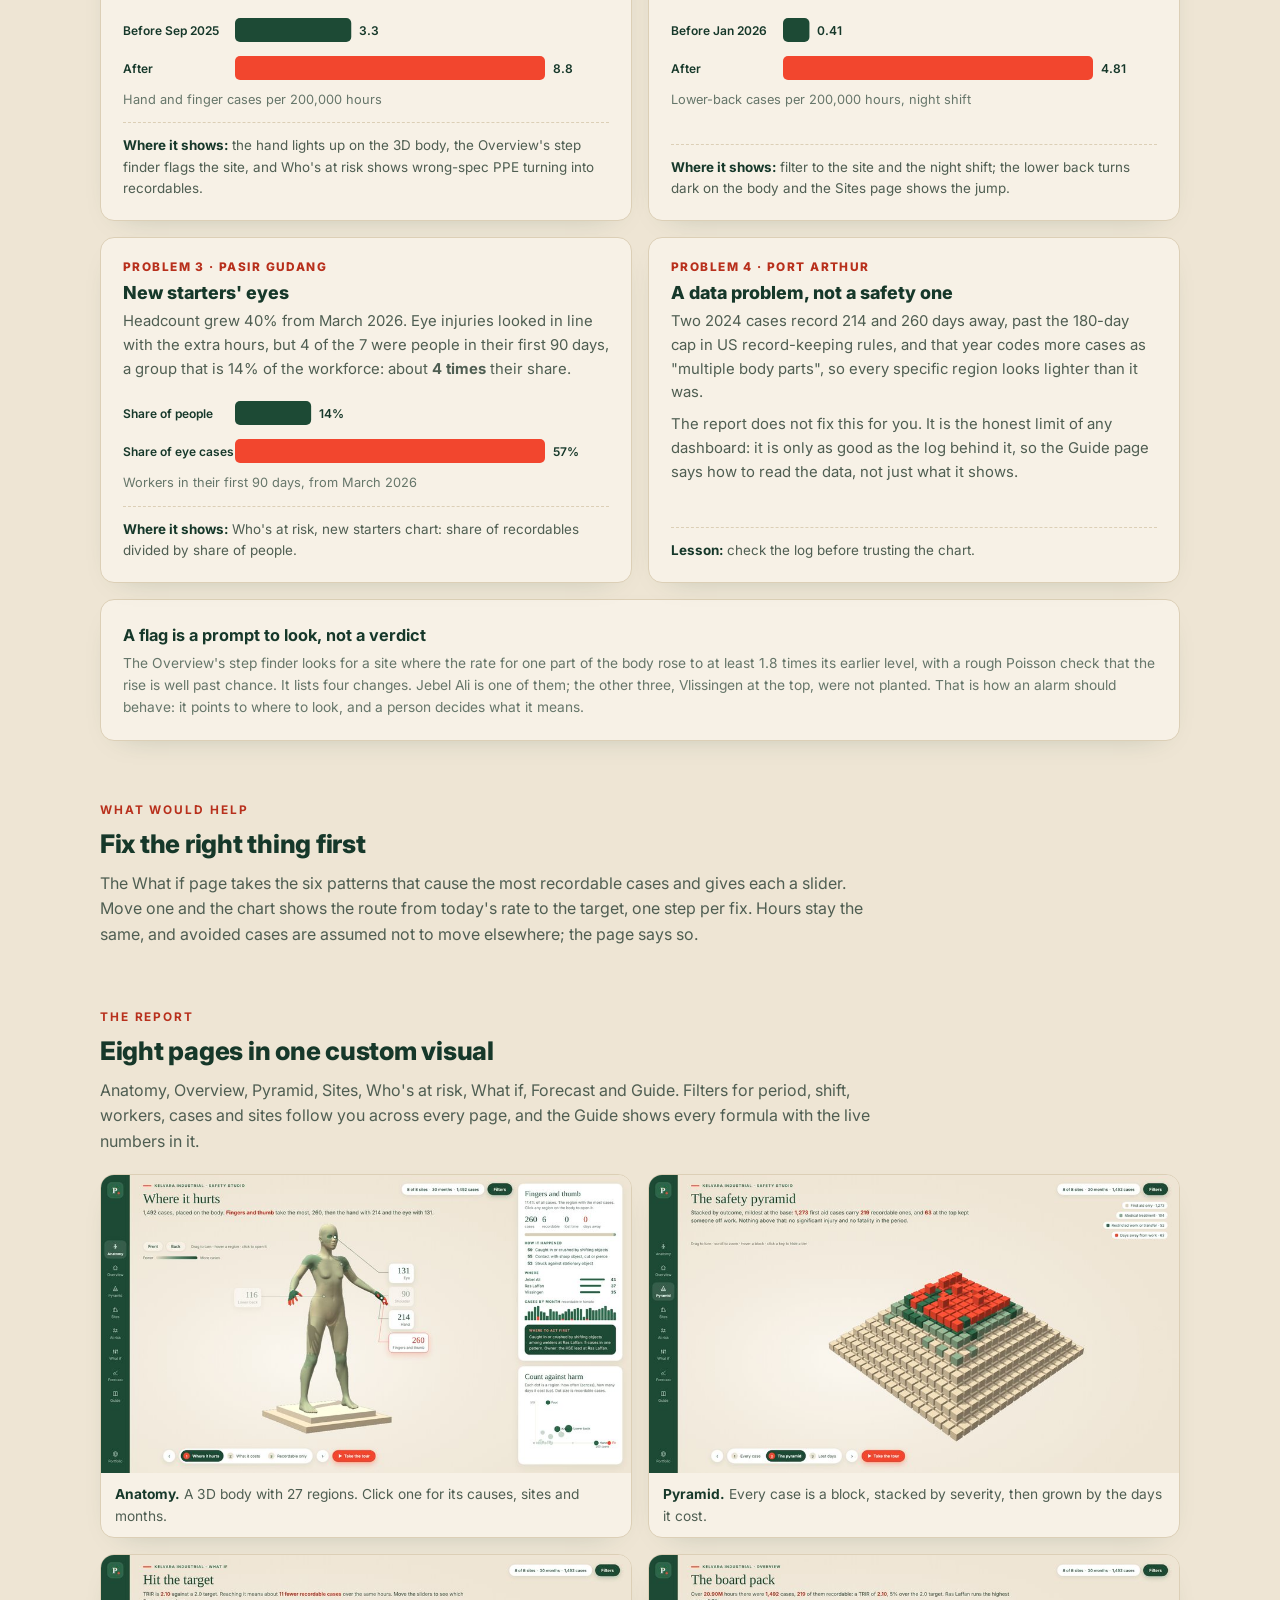
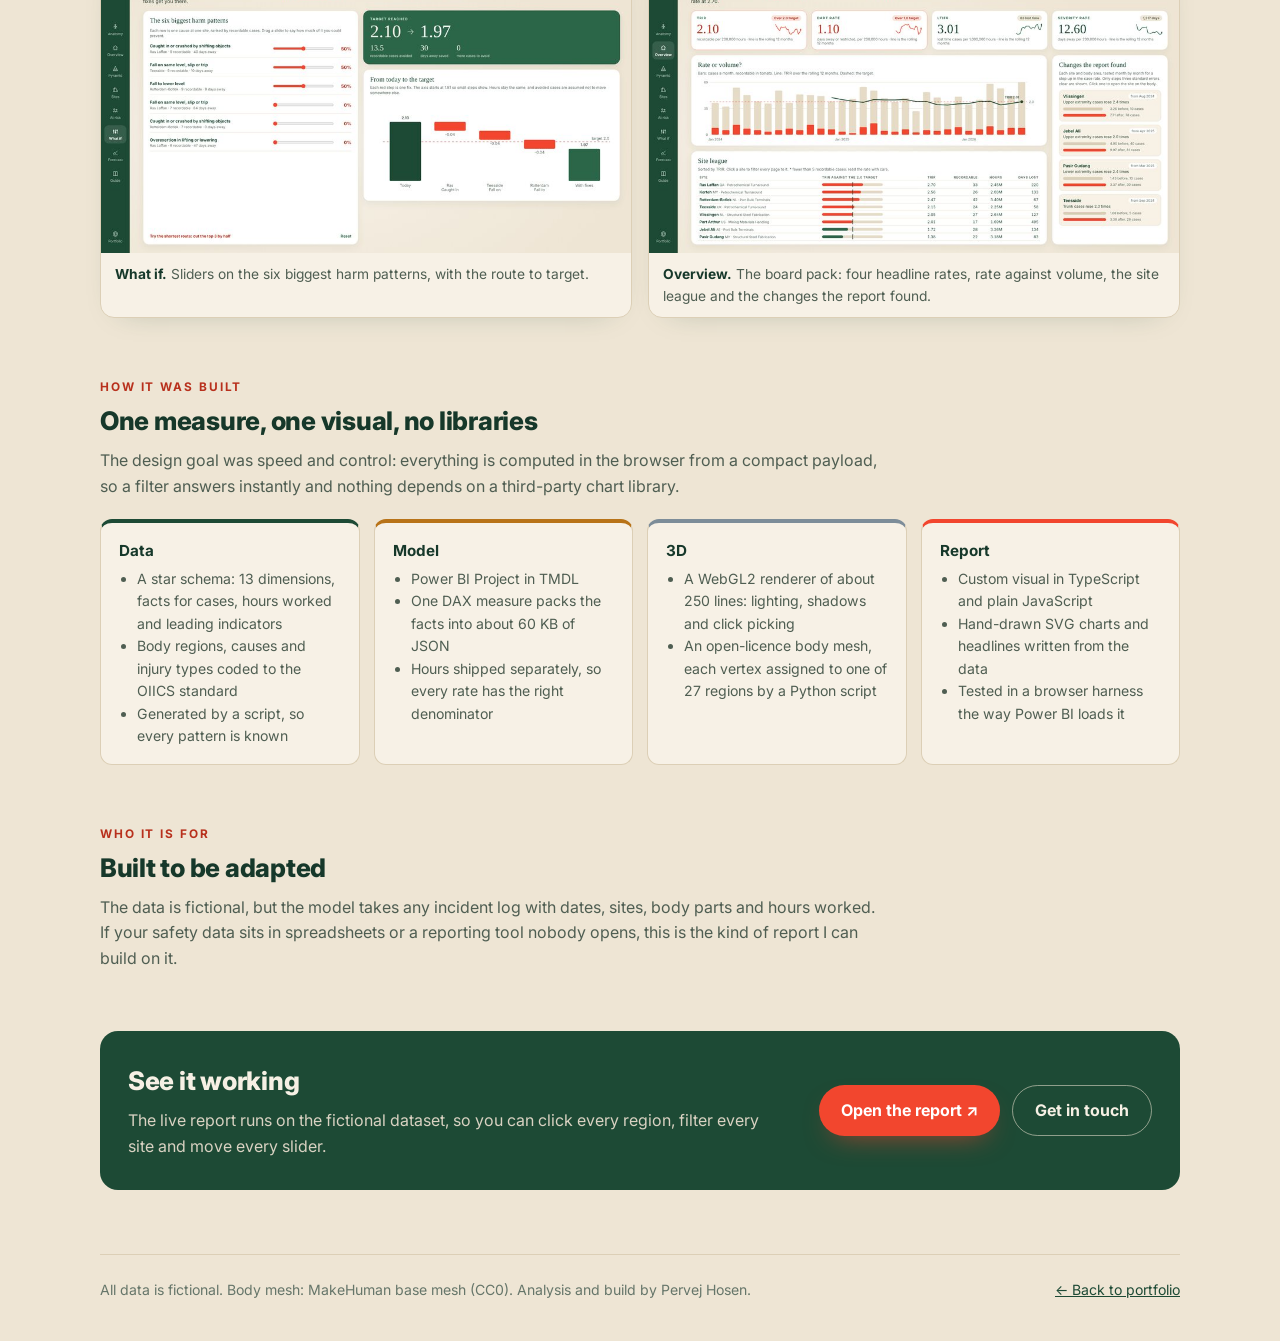
<file: projects/where-it-hurts/index.html>
<!DOCTYPE html>
<html lang="en">
<head>
<meta charset="utf-8">
<meta name="viewport" content="width=device-width, initial-scale=1">
<title>Where It Hurts: A Safety Report in One Visual · Pervej Hosen</title>
<meta name="description" content="A case study of a workplace safety report built as one custom Power BI visual: a 3D body map, a case pyramid, a what-if planner and a forecast, tested on a fictional dataset with four hidden problems.">
<meta property="og:title" content="Where It Hurts: A Safety Report in One Visual · Pervej Hosen">
<meta property="og:description" content="A group injury rate of 2.1 looked fine. Underneath it sat four problems. A case study in rates, not totals.">
<meta property="og:image" content="https://pervejhosen.com/assets/img/projects/whereithurts-1.jpg">
<link rel="icon" href="../../favicon.svg" type="image/svg+xml">
<link rel="preconnect" href="https://fonts.googleapis.com">
<link rel="preconnect" href="https://fonts.gstatic.com" crossorigin>
<link href="https://fonts.googleapis.com/css2?family=Inter:wght@400;500;600;700;800&display=swap" rel="stylesheet">
<style>
:root {
  --navy: #1D4A35; --ink: #16382A; --muted: #4F5E52; --faint: #66766A; --line: #DCCFB6; --grid: #E6DCC8;
  --bg: #EEE5D4; --card: #F7F1E6; --accent: #1D4A35; --ochre: #B87318; --tomato: #F2462E; --tomato-ink: #B8301C; --slate: #7D8D99; --pale: #C9BFA9;
  --radius: 14px; --shadow: 0 10px 30px -22px rgba(29, 74, 53, .4);
}
* { box-sizing: border-box; margin: 0; padding: 0; }
html { scroll-behavior: smooth; }
body { font-family: Inter, system-ui, -apple-system, "Segoe UI", sans-serif; background: var(--bg); color: var(--ink); line-height: 1.6; -webkit-font-smoothing: antialiased; }
a { color: var(--accent); }
.wrap { max-width: 1120px; margin: 0 auto; padding: 0 20px; }

/* top bar + hero */
.top { background: var(--navy); color: #EEE5D4; }
.top-bar { display: flex; justify-content: space-between; align-items: center; gap: 12px; padding: 16px 0; font-size: .92rem; }
.top-bar a { color: #EEE5D4; text-decoration: none; font-weight: 600; }
.top-bar a:hover { color: #FF9A85; }
.top-bar .gh { border: 1px solid rgba(238, 229, 212, .4); border-radius: 999px; padding: 6px 14px; white-space: nowrap; }
.hero { padding: 36px 0 60px; }
.kicker { font-size: .78rem; font-weight: 700; letter-spacing: .16em; text-transform: uppercase; color: #FF9A85; }
.hero h1 { font-size: clamp(1.9rem, 4.4vw, 3rem); line-height: 1.12; letter-spacing: -.02em; font-weight: 800; color: #F6F0E4; margin: 10px 0 14px; max-width: 860px; }
.hero h1 span { color: #FF8A73; }
.hero p { color: #D9D2C2; max-width: 780px; font-size: 1.05rem; }
.chips { display: flex; flex-wrap: wrap; gap: 8px; margin-top: 20px; }
.chips span { font-size: .75rem; font-weight: 700; letter-spacing: .05em; text-transform: uppercase; color: #F6F0E4; border: 1px solid rgba(238, 229, 212, .3); background: rgba(238, 229, 212, .08); border-radius: 999px; padding: 4px 11px; }
.btns { display: flex; flex-wrap: wrap; gap: 12px; margin-top: 26px; }
.btn { display: inline-flex; align-items: center; gap: 8px; font-weight: 700; font-size: 1rem; text-decoration: none; border-radius: 999px; padding: 12px 22px; }
.btn.p { background: var(--tomato); color: #fff; box-shadow: 0 12px 28px -14px rgba(242, 70, 46, .75); }
.btn.p:hover { background: #E23A22; }
.btn.s { border: 1.5px solid rgba(238, 229, 212, .55); color: #F6F0E4; }
.btn.s:hover { background: #F6F0E4; color: var(--navy); }

/* KPI tiles */
.kpis { display: grid; grid-template-columns: repeat(4, minmax(0, 1fr)); gap: 16px; margin-top: -34px; position: relative; }
.kpi { background: var(--card); border: 1px solid var(--line); border-radius: var(--radius); padding: 18px 20px; box-shadow: var(--shadow); }
.kpi b { display: block; font-size: 1.85rem; font-weight: 800; letter-spacing: -.02em; line-height: 1.15; }
.kpi span { color: var(--muted); font-size: .88rem; }
@media (max-width: 820px) { .kpis { grid-template-columns: repeat(2, minmax(0, 1fr)); } }

/* sections */
section { margin-top: 60px; scroll-margin-top: 20px; }
.lab { font-size: .74rem; font-weight: 700; letter-spacing: .16em; text-transform: uppercase; color: var(--tomato-ink); margin-bottom: 4px; }
h2 { font-size: 1.6rem; letter-spacing: -.01em; font-weight: 800; margin-bottom: 6px; }
.lead { color: var(--muted); max-width: 780px; margin-bottom: 20px; }
.card { background: var(--card); border: 1px solid var(--line); border-radius: var(--radius); padding: 22px; box-shadow: var(--shadow); }
.card h3 { font-size: 1.02rem; font-weight: 700; }
.card .sub { color: var(--faint); font-size: .86rem; margin: 2px 0 14px; }
.two { display: grid; grid-template-columns: minmax(0, 1fr) minmax(0, 1fr); gap: 16px; }
@media (max-width: 900px) { .two { grid-template-columns: minmax(0, 1fr); } }

/* questions */
.qgrid { display: grid; grid-template-columns: repeat(3, minmax(0, 1fr)); gap: 16px; }
@media (max-width: 900px) { .qgrid { grid-template-columns: minmax(0, 1fr); } }
.qcol h3 { font-size: .8rem; font-weight: 700; letter-spacing: .1em; text-transform: uppercase; color: var(--muted); margin-bottom: 10px; }
.q { background: var(--card); border: 1px solid var(--line); border-radius: 12px; padding: 14px 16px; margin-bottom: 12px; }
.q b { display: block; font-size: .95rem; color: var(--ink); }
.q span { display: block; color: var(--muted); font-size: .88rem; margin-top: 3px; }
.q em { font-style: normal; font-weight: 700; color: var(--tomato-ink); }

/* findings */
.find { display: grid; grid-template-columns: minmax(0, 5fr) minmax(0, 7fr); gap: 24px; align-items: center; margin-bottom: 26px; }
.find.rev { grid-template-columns: minmax(0, 7fr) minmax(0, 5fr); }
.find.rev .ftxt { order: 2; }
@media (max-width: 900px) { .find, .find.rev { grid-template-columns: minmax(0, 1fr); } .find.rev .ftxt { order: 0; } }
.ftxt .num { font-size: .78rem; font-weight: 800; color: var(--tomato-ink); letter-spacing: .1em; text-transform: uppercase; }
.ftxt h3 { font-size: 1.35rem; line-height: 1.25; font-weight: 800; letter-spacing: -.01em; margin: 4px 0 8px; }
.ftxt p { color: var(--muted); }
.ftxt p + p { margin-top: 8px; }
.ftxt strong { color: var(--ink); }

/* charts */
.legend { display: flex; flex-wrap: wrap; gap: 16px; font-size: .85rem; color: var(--muted); margin-bottom: 10px; }
.legend i { display: inline-block; width: 12px; height: 12px; border-radius: 3px; margin-right: 6px; vertical-align: -1px; }
svg { display: block; width: 100%; height: auto; overflow: visible; }
svg text { font-family: inherit; }
.tick { fill: var(--faint); font-size: 11px; }
.lbl { fill: var(--ink); font-size: 12px; font-weight: 600; }
.lbl-muted { fill: var(--muted); font-size: 11px; }
#tip { position: fixed; z-index: 50; pointer-events: none; background: var(--navy); color: #f1f5f9; font-size: .82rem; line-height: 1.45; padding: 8px 11px; border-radius: 8px; box-shadow: 0 12px 30px -10px rgba(0, 0, 0, .5); opacity: 0; transition: opacity .12s; max-width: 260px; }
#tip b { color: #fff; }

/* gallery */
.gal { display: grid; grid-template-columns: repeat(2, minmax(0, 1fr)); gap: 16px; }
@media (max-width: 760px) { .gal { grid-template-columns: minmax(0, 1fr); } }
.gal figure { background: var(--card); border: 1px solid var(--line); border-radius: var(--radius); overflow: hidden; box-shadow: var(--shadow); }
.gal img { display: block; width: 100%; height: auto; }
.gal figcaption { padding: 10px 14px; font-size: .86rem; color: var(--muted); }
.gal figcaption b { color: var(--ink); }

/* readers */
.readers { display: grid; grid-template-columns: repeat(2, minmax(0, 1fr)); gap: 16px; }
@media (max-width: 760px) { .readers { grid-template-columns: minmax(0, 1fr); } }
.reader { background: var(--card); border: 1px solid var(--line); border-radius: var(--radius); padding: 18px 20px; box-shadow: var(--shadow); }
.reader .tag { display: inline-block; font-size: .7rem; font-weight: 800; letter-spacing: .06em; text-transform: uppercase; border-radius: 999px; padding: 3px 10px; margin-bottom: 8px; background: #DCE8DF; color: var(--navy); }
.reader h3 { font-size: 1.02rem; margin-bottom: 6px; }
.reader ul { list-style: none; display: grid; gap: 8px; }
.reader li { padding-left: 14px; border-left: 3px solid var(--line); color: var(--muted); font-size: .92rem; }
.reader li b { color: var(--ink); }

/* method */
.pipe { display: grid; grid-template-columns: repeat(4, minmax(0, 1fr)); gap: 14px; }
@media (max-width: 900px) { .pipe { grid-template-columns: repeat(2, minmax(0, 1fr)); } }
@media (max-width: 560px) { .pipe { grid-template-columns: minmax(0, 1fr); } }
.layer { border-radius: 12px; padding: 16px 18px; border: 1px solid var(--line); background: var(--card); border-top: 4px solid var(--navy); }
.layer:nth-child(2) { border-top-color: var(--ochre); } .layer:nth-child(3) { border-top-color: var(--slate); } .layer:nth-child(4) { border-top-color: var(--tomato); }
.layer h4 { font-size: .95rem; margin-bottom: 4px; }
.layer p, .layer li { color: var(--muted); font-size: .88rem; }
.layer ul { padding-left: 18px; margin-top: 4px; }
.review { display: grid; grid-template-columns: repeat(4, minmax(0, 1fr)); gap: 12px; margin-top: 14px; }
@media (max-width: 700px) { .review { grid-template-columns: repeat(2, minmax(0, 1fr)); } }
.rv { border-radius: 12px; padding: 14px 16px; background: #fff8ee; border: 1px solid var(--line); }
.rv b { display: block; font-size: 1.6rem; font-weight: 800; line-height: 1.1; }
.rv span { font-size: .85rem; color: var(--muted); }
.dropped { margin-top: 14px; display: grid; gap: 10px; }
.dropped div { font-size: .9rem; color: var(--muted); padding-left: 14px; border-left: 3px solid var(--tomato); }
.dropped b { color: var(--ink); }
code { font-family: ui-monospace, SFMono-Regular, Menlo, Consolas, monospace; font-size: .85em; background: #E9E0CE; padding: 1px 5px; border-radius: 4px; }
.note { color: var(--faint); font-size: .84rem; margin-top: 10px; }
.limits { list-style: none; display: grid; gap: 8px; }
.limits li { color: var(--muted); font-size: .93rem; padding-left: 14px; border-left: 3px solid var(--line); }
.closer { background: var(--navy); color: #F6F0E4; border-radius: 18px; padding: 30px 28px; display: grid; grid-template-columns: minmax(0, 1fr) auto; gap: 20px; align-items: center; }
.closer h2 { color: #F6F0E4; }
.closer p { color: #D9D2C2; max-width: 640px; }
.closer .btns { margin-top: 0; }
@media (max-width: 760px) { .closer { grid-template-columns: minmax(0, 1fr); } }
footer { margin: 64px 0 40px; padding-top: 24px; border-top: 1px solid var(--line); color: var(--faint); font-size: .88rem; display: flex; justify-content: space-between; gap: 12px; flex-wrap: wrap; }
@media (max-width: 560px) { .card, .reader { padding: 16px; } .kpi b { font-size: 1.5rem; } .btn { width: 100%; justify-content: center; } }
.fict { display: flex; gap: 12px; align-items: flex-start; background: #FBE7E1; border: 1px solid #F3C2B6; border-radius: 12px; padding: 12px 16px; margin-top: 22px; color: #6B2A1C; font-size: .92rem; }
.fict b { color: #8E2A17; }
.probs { display: grid; grid-template-columns: repeat(2, minmax(0, 1fr)); gap: 16px; }
@media (max-width: 860px) { .probs { grid-template-columns: minmax(0, 1fr); } }
.prob { background: var(--card); border: 1px solid var(--line); border-radius: var(--radius); padding: 20px 22px; box-shadow: var(--shadow); display: flex; flex-direction: column; }
.prob .num { font-size: .74rem; font-weight: 800; letter-spacing: .12em; text-transform: uppercase; color: var(--tomato-ink); }
.prob h3 { font-size: 1.12rem; font-weight: 800; line-height: 1.3; margin: 4px 0 6px; }
.prob p { color: var(--muted); font-size: .93rem; }
.prob .where { margin-top: auto; padding-top: 12px; font-size: .84rem; color: var(--muted); border-top: 1px dashed var(--line); }
.prob .where b { color: var(--ink); }
.ba { margin: 14px 0 12px; }
</style>
</head>
<body>
<header class="top">
  <div class="wrap">
    <div class="top-bar">
      <a href="../../#projects">← Pervej Hosen · Portfolio</a>
      <a class="gh" href="https://app.powerbi.com/view?r=eyJrIjoiYTQyMDM3YjctZjI4NC00OTc2LTk4ZjQtZDMzZmRlZTEyYmIwIiwidCI6IjIyOTM4MjRkLWE0YjQtNDNmMi1hM2ZlLWU0Mjc2YzcxNjY2NCIsImMiOjEwfQ%3D%3D&pageName=dc589282d83bdad4dccb" target="_blank" rel="noopener">Open the live report ↗</a>
    </div>
    <div class="hero">
      <p class="kicker">Case study · Power BI · Custom visual</p>
      <h1>Where It Hurts: <span>a safety report people actually read</span></h1>
      <p>Most safety reports are a table of rates that nobody reads. I wanted one where a site manager sees in seconds where people get hurt, whether a rise is real or just more hours worked, and what to fix first. The whole report lives inside one custom visual, including a 3D body you can turn and click.</p>
      <div class="chips"><span>Power BI</span><span>Custom visual</span><span>TypeScript</span><span>WebGL</span><span>DAX</span><span>Python</span></div>
      <div class="btns">
        <a class="btn p" href="https://app.powerbi.com/view?r=eyJrIjoiYTQyMDM3YjctZjI4NC00OTc2LTk4ZjQtZDMzZmRlZTEyYmIwIiwidCI6IjIyOTM4MjRkLWE0YjQtNDNmMi1hM2ZlLWU0Mjc2YzcxNjY2NCIsImMiOjEwfQ%3D%3D&pageName=dc589282d83bdad4dccb" target="_blank" rel="noopener">Open the live report ↗</a>
        <a class="btn s" href="#problems">See the four hidden problems</a>
      </div>
    </div>
  </div>
</header>

<main class="wrap">
  <div class="kpis">
    <div class="kpi"><b>20.9M</b><span>hours worked across 8 sites and 30 months</span></div>
    <div class="kpi"><b>1,492</b><span>injury cases, 219 of them recordable</span></div>
    <div class="kpi"><b>2.1</b><span>group TRIR: unremarkable for heavy industry</span></div>
    <div class="kpi"><b>4</b><span>problems hidden underneath that total</span></div>
  </div>
  <div class="fict"><span>ⓘ</span><span><b>All numbers here are fictional.</b> The data describes a made-up industrial contractor, generated so that every pattern is known in advance. That makes it a fair test: the question is whether the report finds what was planted.</span></div>

  <section id="question">
    <p class="lab">The question</p>
    <h2>Is it a rate problem or a volume problem?</h2>
    <p class="lead">A site that doubles its headcount will have more injuries without being any less safe. So every number in the report is a rate: cases per 200,000 hours worked, always divided by the hours of the same selection. Filter to one site, one shift or one group of workers, and the denominator follows.</p>
    <div class="qgrid">
      <div class="qcol"><h3>For a site manager</h3>
        <div class="q"><b>Where do people get hurt?</b><span>A <em>3D body</em> with 27 regions, shaded by cases, days lost or recordables.</span></div>
        <div class="q"><b>Which site needs attention?</b><span>Cases a month set against <em>the hours each site worked</em>.</span></div>
      </div>
      <div class="qcol"><h3>For the safety lead</h3>
        <div class="q"><b>Who is hurt most, per hour worked?</b><span>Employees against contractors, <em>shifts, roles, new starters</em> and PPE.</span></div>
        <div class="q"><b>Did something change?</b><span>A step finder flags a site whose rate <em>jumped</em> for one part of the body.</span></div>
      </div>
      <div class="qcol"><h3>For the director</h3>
        <div class="q"><b>What do we fix first, and is it enough?</b><span>Sliders on the <em>six biggest harm patterns</em>, with the route to target.</span></div>
        <div class="q"><b>Where are we heading?</b><span>Six months ahead, with a range <em>checked against the past</em>.</span></div>
      </div>
    </div>
  </section>

  <section id="problems">
    <p class="lab">The test</p>
    <h2>Four problems hidden under a TRIR of 2.1</h2>
    <p class="lead">Each one was planted in the data so it stays small in the group total. Here is what each looks like, and where the report surfaces it.</p>
    <div class="probs">
      <div class="prob"><p class="num">Problem 1 · Jebel Ali</p><h3>A cheaper glove</h3>
        <p>From September 2025 the site switched to a glove with lower cut resistance. Hand and finger injuries rose from <strong>3.3 to 8.8</strong> per 200,000 hours, while the hours worked stayed flat. A rate step, not a volume step.</p>
        <div class="ba" id="b1"></div>
        <p class="where"><b>Where it shows:</b> the hand lights up on the 3D body, the Overview's step finder flags the site, and Who's at risk shows wrong-spec PPE turning into recordables.</p></div>
      <div class="prob"><p class="num">Problem 2 · Rotterdam-Botlek</p><h3>Manual lifting, on nights only</h3>
        <p>A conveyor was retired in January 2026 and the night shift went back to lifting by hand. On that slice, lower-back cases went from <strong>0.41 to 4.81</strong> per 200,000 hours, and days away per 200,000 hours from 7.8 to 27.3. Invisible in the group rate.</p>
        <div class="ba" id="b2"></div>
        <p class="where"><b>Where it shows:</b> filter to the site and the night shift; the lower back turns dark on the body and the Sites page shows the jump.</p></div>
      <div class="prob"><p class="num">Problem 3 · Pasir Gudang</p><h3>New starters' eyes</h3>
        <p>Headcount grew 40% from March 2026. Eye injuries looked in line with the extra hours, but 4 of the 7 were people in their first 90 days, a group that is 14% of the workforce: about <strong>4 times</strong> their share.</p>
        <div class="ba" id="b3"></div>
        <p class="where"><b>Where it shows:</b> Who's at risk, new starters chart: share of recordables divided by share of people.</p></div>
      <div class="prob"><p class="num">Problem 4 · Port Arthur</p><h3>A data problem, not a safety one</h3>
        <p>Two 2024 cases record 214 and 260 days away, past the 180-day cap in US record-keeping rules, and that year codes more cases as "multiple body parts", so every specific region looks lighter than it was.</p>
        <p style="margin-top:8px">The report does not fix this for you. It is the honest limit of any dashboard: it is only as good as the log behind it, so the Guide page says how to read the data, not just what it shows.</p>
        <p class="where"><b>Lesson:</b> check the log before trusting the chart.</p></div>
    </div>
    <div class="card" style="margin-top:16px"><h3>A flag is a prompt to look, not a verdict</h3><p class="sub" style="margin:4px 0 0">The Overview's step finder looks for a site where the rate for one part of the body rose to at least 1.8 times its earlier level, with a rough Poisson check that the rise is well past chance. It lists four changes. Jebel Ali is one of them; the other three, Vlissingen at the top, were not planted. That is how an alarm should behave: it points to where to look, and a person decides what it means.</p></div>
  </section>

  <section id="what">
    <p class="lab">What would help</p>
    <h2>Fix the right thing first</h2>
    <p class="lead">The What if page takes the six patterns that cause the most recordable cases and gives each a slider. Move one and the chart shows the route from today's rate to the target, one step per fix. Hours stay the same, and avoided cases are assumed not to move elsewhere; the page says so.</p>
  </section>

  <section id="report">
    <p class="lab">The report</p>
    <h2>Eight pages in one custom visual</h2>
    <p class="lead">Anatomy, Overview, Pyramid, Sites, Who's at risk, What if, Forecast and Guide. Filters for period, shift, workers, cases and sites follow you across every page, and the Guide shows every formula with the live numbers in it.</p>
    <div class="gal">
      <figure><img src="../../assets/img/projects/whereithurts-1.jpg" alt="Anatomy page with a 3D body shaded by injury cases" loading="lazy" width="900" height="506"><figcaption><b>Anatomy.</b> A 3D body with 27 regions. Click one for its causes, sites and months.</figcaption></figure>
      <figure><img src="../../assets/img/projects/whereithurts-2.jpg" alt="Pyramid page stacking every case by severity" loading="lazy" width="900" height="506"><figcaption><b>Pyramid.</b> Every case is a block, stacked by severity, then grown by the days it cost.</figcaption></figure>
      <figure><img src="../../assets/img/projects/whereithurts-3.jpg" alt="What if page with sliders on harm patterns" loading="lazy" width="900" height="506"><figcaption><b>What if.</b> Sliders on the six biggest harm patterns, with the route to target.</figcaption></figure>
      <figure><img src="../../assets/img/projects/whereithurts-4.jpg" alt="Overview page with headline rates, site league and changes the report found" loading="lazy" width="900" height="506"><figcaption><b>Overview.</b> The board pack: four headline rates, rate against volume, the site league and the changes the report found.</figcaption></figure>
    </div>
  </section>

  <section id="method">
    <p class="lab">How it was built</p>
    <h2>One measure, one visual, no libraries</h2>
    <p class="lead">The design goal was speed and control: everything is computed in the browser from a compact payload, so a filter answers instantly and nothing depends on a third-party chart library.</p>
    <div class="pipe">
      <div class="layer"><h4>Data</h4><ul><li>A star schema: 13 dimensions, facts for cases, hours worked and leading indicators</li><li>Body regions, causes and injury types coded to the OIICS standard</li><li>Generated by a script, so every pattern is known</li></ul></div>
      <div class="layer"><h4>Model</h4><ul><li>Power BI Project in TMDL</li><li>One DAX measure packs the facts into about 60 KB of JSON</li><li>Hours shipped separately, so every rate has the right denominator</li></ul></div>
      <div class="layer"><h4>3D</h4><ul><li>A WebGL2 renderer of about 250 lines: lighting, shadows and click picking</li><li>An open-licence body mesh, each vertex assigned to one of 27 regions by a Python script</li></ul></div>
      <div class="layer"><h4>Report</h4><ul><li>Custom visual in TypeScript and plain JavaScript</li><li>Hand-drawn SVG charts and headlines written from the data</li><li>Tested in a browser harness the way Power BI loads it</li></ul></div>
    </div>
  </section>

  <section id="readers">
    <p class="lab">Who it is for</p>
    <h2>Built to be adapted</h2>
    <p class="lead">The data is fictional, but the model takes any incident log with dates, sites, body parts and hours worked. If your safety data sits in spreadsheets or a reporting tool nobody opens, this is the kind of report I can build on it.</p>
  </section>

  <section>
    <div class="closer">
      <div><h2>See it working</h2><p>The live report runs on the fictional dataset, so you can click every region, filter every site and move every slider.</p></div>
      <div class="btns"><a class="btn p" href="https://app.powerbi.com/view?r=eyJrIjoiYTQyMDM3YjctZjI4NC00OTc2LTk4ZjQtZDMzZmRlZTEyYmIwIiwidCI6IjIyOTM4MjRkLWE0YjQtNDNmMi1hM2ZlLWU0Mjc2YzcxNjY2NCIsImMiOjEwfQ%3D%3D&pageName=dc589282d83bdad4dccb" target="_blank" rel="noopener">Open the report ↗</a><a class="btn s" href="../../#contact">Get in touch</a></div>
    </div>
  </section>

  <footer>
    <span>All data is fictional. Body mesh: MakeHuman base mesh (CC0). Analysis and build by Pervej Hosen.</span>
    <a href="../../#projects">← Back to portfolio</a>
  </footer>
</main>
<div id="tip" role="tooltip"></div>
<script>
(() => {
  const NS = "http://www.w3.org/2000/svg";
  const el = (n, a, p, t) => { const e = document.createElementNS(NS, n); for (const k in a) e.setAttribute(k, a[k]); if (t != null) e.textContent = t; p && p.appendChild(e); return e; };
  // before and after bars: same scale per card, after in tomato
  const ba = (id, unit, rows) => {
    const host = document.getElementById(id), W = Math.max(280, host.clientWidth), rowH = 38, L = 112, R = 64, H = rows.length * rowH;
    const s = el("svg", { viewBox: `0 0 ${W} ${H}`, role: "img" }), max = Math.max(...rows.map(r => r[1]));
    rows.forEach(([lab, v, after], i) => {
      const y = i * rowH + 6, w = Math.max(3, (W - L - R) * v / max);
      el("text", { x: 0, y: y + 17, class: "lbl" }, s, lab);
      el("rect", { x: L, y, width: w, height: 24, rx: 5, fill: after ? "#F2462E" : "#1D4A35" }, s);
      el("text", { x: L + w + 8, y: y + 17, class: "lbl", fill: after ? "#B8301C" : "#1D4A35" }, s, String(v) + unit);
    });
    host.appendChild(s);
    const n = document.createElement("p"); n.className = "sub"; n.style.cssText = "font-size:.8rem;color:var(--faint);margin-top:2px"; n.textContent = rows.note || ""; if (rows.note) host.appendChild(n);
  };
  const r1 = [["Before Sep 2025", 3.3], ["After", 8.8, 1]]; r1.note = "Hand and finger cases per 200,000 hours"; ba("b1", "", r1);
  const r2 = [["Before Jan 2026", 0.41], ["After", 4.81, 1]]; r2.note = "Lower-back cases per 200,000 hours, night shift"; ba("b2", "", r2);
  const r3 = [["Share of people", 14], ["Share of eye cases", 57, 1]]; r3.note = "Workers in their first 90 days, from March 2026"; ba("b3", "%", r3);
})();
</script>
<script src="../../js/analytics.js?v=10f"></script>
</body>
</html>
</file>
<file: css/style.css>
/* =========================================================
   Pervej Hosen — Portfolio styles
   Theme 60 / 30 / 10: Oat Milk (main), Forest Green (second), Tomato Red (accent).
   Light sections are oat; .green sections (band, credentials, photography, footer) are forest green.
   ========================================================= */

/* ---------- design tokens ---------- */
:root {
  --oat: #EEE5D4;          /* 60% main */
  --oat-2: #F7F1E6;        /* cards on oat */
  --oat-3: #E6DBC6;        /* chips, inputs, hover */
  --green: #1D4A35;        /* 30% second */
  --green-2: #23573F;      /* cards on green */
  --green-3: #2B6649;
  --tomato: #F2462E;       /* 10% accent: buttons, highlights */
  --tomato-ink: #B8301C;   /* tomato that's readable as small text on oat */
  --tomato-soft: #FF9A85;  /* tomato that's readable as small text on green */
  --grad: linear-gradient(90deg, var(--tomato), var(--tomato));
  --radius: 16px;

  /* legacy names, kept so older rules still resolve */
  --navy: var(--green); --navy-2: var(--green); --navy-3: var(--green-2);
  --cyan: var(--tomato); --cyan-2: var(--tomato); --cyan-ink: var(--tomato-ink); --blue: var(--tomato);

  /* colours for the current section: green by default, swapped by .light */
  --surface: var(--green-2);
  --surface-2: var(--green-3);
  --border: rgba(238, 229, 212, .16);
  --text: #F6F0E4;
  --muted: #C3CDBF;
  --shadow: 0 24px 60px -34px rgba(6, 22, 15, .7);
  --accent-ink: var(--tomato-soft);
}
.light {
  --surface: var(--oat-2);
  --surface-2: var(--oat-3);
  --border: #DCCFB6;
  --text: #16382A;
  --muted: #4F5E52;
  --shadow: 0 24px 50px -36px rgba(29, 74, 53, .45);
  --accent-ink: var(--tomato-ink);
}

/* ---------- reset & base ---------- */
* { box-sizing: border-box; margin: 0; padding: 0; }
html { scroll-behavior: smooth; scroll-padding-top: 66px; }   /* = height of the fixed menu bar */
body { font-family: "Inter", system-ui, -apple-system, "Segoe UI", sans-serif; background: var(--oat); color: var(--text); line-height: 1.65; overflow-x: hidden; -webkit-font-smoothing: antialiased; }
a { color: inherit; text-decoration: none; }
img { max-width: 100%; display: block; }

.hl, .grad-text { background: var(--grad); -webkit-background-clip: text; background-clip: text; color: transparent; }
.kicker { font-size: .78rem; font-weight: 700; letter-spacing: .18em; text-transform: uppercase; color: var(--tomato-soft); }
.light .kicker { color: var(--cyan-ink); }

/* ---------- navigation: see-through on the hero, white once you scroll ---------- */
header { position: fixed; inset: 0 0 auto 0; z-index: 50; transition: background .3s, box-shadow .3s; }
header.scrolled { background: rgba(238, 229, 212, .94); backdrop-filter: blur(10px); box-shadow: 0 1px 0 #DCCFB6; }
.nav { display: flex; align-items: center; gap: 30px; padding: 16px 40px; max-width: 1400px; margin: 0 auto; }
.logo { font-weight: 800; font-size: 1.3rem; letter-spacing: -.02em; color: #fff; margin-right: auto; }
.logo, header.scrolled .logo { color: var(--green); }
.logo::after { content: "."; color: var(--cyan); }
header.scrolled .logo { color: var(--navy-2); }
.nav ul { display: flex; gap: 28px; list-style: none; }
.nav ul a, header.scrolled .nav ul a { font-size: .95rem; font-weight: 500; color: #4F5E52; transition: color .2s; }
.nav ul a:hover, .nav ul a.active, header.scrolled .nav ul a:hover, header.scrolled .nav ul a.active { color: var(--green); }
.nav ul a.active { box-shadow: 0 2px 0 var(--tomato); }
.burger { display: none; background: none; border: 0; color: var(--green); cursor: pointer; padding: 4px; }
header.scrolled .burger { color: var(--navy-2); }
.burger svg { width: 26px; height: 26px; }

/* ---------- buttons ---------- */
.btn { display: inline-flex; align-items: center; justify-content: center; gap: 8px; padding: 13px 26px; border-radius: 10px; font-weight: 600; font-size: .98rem; font-family: inherit; border: 0; cursor: pointer; transition: transform .2s, box-shadow .2s, background .2s, border-color .2s; }
.btn:hover { transform: translateY(-2px); }
.btn-primary { background: var(--tomato); color: #fff; font-weight: 700; border-radius: 999px; box-shadow: 0 12px 28px -14px rgba(242, 70, 46, .75); }
.btn-primary:hover { background: #E23A22; }
.btn-light { background: transparent; color: var(--green); border: 1.5px solid var(--green); border-radius: 999px; }
.btn-light:hover { background: var(--green); color: var(--oat); }
.btn-outline { background: transparent; color: var(--text); border: 1.5px solid var(--border); border-radius: 999px; }
.btn-outline:hover { border-color: var(--cyan); }
.btn-sm { padding: 9px 18px; font-size: .9rem; }

/* ---------- layout ---------- */
main { position: relative; }
section { position: relative; padding: 72px 24px 100px; }
.wrap { width: 100%; max-width: 1140px; margin: 0 auto; position: relative; }
.two { display: grid; grid-template-columns: 1.1fr .9fr; gap: 64px; align-items: center; }
.light { background: var(--oat); color: var(--text); }
.light + .light { border-top: 1px solid #DCCFB6; }   /* two light sections in a row */
section:not(.light) + section:not(.light) { border-top: 1px solid rgba(238, 229, 212, .14); }   /* two green sections in a row */
section:not(.light) { background: var(--green); color: var(--text); }
.center-head { text-align: center; max-width: 720px; margin: 0 auto 56px; }
.sec-title { font-size: clamp(2rem, 4vw, 3rem); font-weight: 800; line-height: 1.12; letter-spacing: -.03em; margin-top: 10px; color: var(--text); }
.sec-intro { color: var(--muted); font-size: 1.06rem; margin-top: 14px; }
.more-wrap { text-align: center; margin-top: 44px; }
.card, .panel { background: var(--surface); border: 1px solid var(--border); border-radius: var(--radius); box-shadow: var(--shadow); }

/* fade-up when something scrolls into view */
.reveal { opacity: 0; transform: translateY(24px); transition: opacity .8s ease, transform .8s ease; }
.reveal.in { opacity: 1; transform: none; }

/* ---------- hero ---------- */
.hero { min-height: min(100vh, 860px); display: flex; align-items: center; padding-top: 130px; overflow: hidden;
  background: radial-gradient(800px 480px at 78% 40%, rgba(29, 74, 53, .07), transparent 62%), var(--oat); }
.hero-grid { position: absolute; inset: 0; background-image: linear-gradient(rgba(29, 74, 53, .06) 1px, transparent 1px), linear-gradient(90deg, rgba(29, 74, 53, .06) 1px, transparent 1px); background-size: 56px 56px; -webkit-mask-image: radial-gradient(ellipse at center, #000 30%, transparent 75%); mask-image: radial-gradient(ellipse at center, #000 30%, transparent 75%); }
.hero-lines { position: absolute; inset: auto 0 0 0; width: 100%; height: 60%; }
.hero h1 { font-size: clamp(2.6rem, 5.6vw, 4.4rem); font-weight: 800; line-height: 1.04; letter-spacing: -.035em; color: var(--green); margin-top: 14px; }
.hero h1 .hl { display: inline-block; }
.typed-line { margin-top: 18px; font-size: clamp(1.2rem, 2.2vw, 1.55rem); font-weight: 600; color: var(--green); min-height: 1.6em; }
.typed-line .cursor { display: inline-block; width: 2px; height: 1.05em; background: var(--cyan); vertical-align: -3px; margin-left: 3px; animation: blink 1s steps(1) infinite; }
@keyframes blink { 50% { opacity: 0; } }
.objective { margin-top: 18px; max-width: 560px; font-size: 1.08rem; color: #4F5E52; }
.locline { margin-top: 12px; font-size: .9rem; color: #5A6B5E; display: flex; align-items: center; gap: 8px; }
.locline::before { content: ""; width: 8px; height: 8px; border-radius: 50%; background: #2F8A57; box-shadow: 0 0 0 3px rgba(47, 138, 87, .2); flex: 0 0 8px; }
.locline:empty { display: none; }

/* small "Email copied" notice */
.toast { position: fixed; left: 50%; bottom: 28px; z-index: 200; transform: translate(-50%, 20px); opacity: 0; pointer-events: none; background: var(--green); color: var(--oat); border: 1px solid rgba(238, 229, 212, .25); border-radius: 10px; padding: 10px 18px; font-size: .92rem; box-shadow: 0 20px 40px -16px rgba(0, 0, 0, .6); transition: opacity .25s, transform .25s; }
.toast.show { opacity: 1; transform: translate(-50%, 0); }
.btns { display: flex; flex-wrap: wrap; gap: 14px; margin-top: 32px; }
.socials { display: flex; gap: 12px; margin-top: 30px; }
.socials a, .socials button { width: 42px; height: 42px; cursor: pointer; font: inherit; color: inherit; padding: 0; border-radius: 10px; display: grid; place-items: center; border: 1px solid #CDBFA4; background: var(--oat-2); transition: border-color .2s, background .2s; }
.socials a:hover, .socials button:hover { border-color: var(--green); background: var(--green); }
.socials svg { width: 18px; height: 18px; fill: var(--green); transition: fill .2s; }
.socials a:hover svg, .socials button:hover svg { fill: var(--oat); }

.photo-wrap { position: relative; justify-self: center; }
.photo-ring { width: 380px; height: 380px; max-width: 78vw; max-height: 78vw; border-radius: 28px; padding: 3px; background: var(--green); box-shadow: 0 30px 70px -34px rgba(29, 74, 53, .6); transform: rotate(-3deg); }
.photo { width: 100%; height: 100%; border-radius: 25px; overflow: hidden; background: var(--navy-2); display: grid; place-items: center; transform: rotate(3deg) scale(1.02); }
.photo { position: relative; }
.photo img { position: absolute; inset: 0; width: 100%; height: 100%; object-fit: cover; opacity: 0; transform: scale(1.03); transition: opacity .3s ease, transform .5s ease; }
.photo img.on { opacity: 1; transform: none; }
.photo-ring.can-cycle { cursor: pointer; }
.photo-ring.can-cycle:hover { box-shadow: 0 30px 70px -26px rgba(29, 74, 53, .75); }
.photo-ring.can-cycle:focus-visible { outline: 3px solid var(--cyan); outline-offset: 6px; }
.photo-ring.bump { animation: bump .45s ease; }
@keyframes bump { 40% { transform: rotate(-1deg) scale(.975); } }
.photo-dots { display: flex; justify-content: center; gap: 8px; margin-top: 22px; min-height: 8px; }
.photo-dots span { width: 8px; height: 8px; border-radius: 999px; background: rgba(29, 74, 53, .25); transition: width .3s, background .3s; }
.photo-dots span.on { width: 22px; background: var(--tomato); }
.photo .initials { font-size: 5rem; font-weight: 800; }
.badge { position: absolute; left: -28px; bottom: 34px; background: var(--oat-2); color: var(--green); border-radius: 12px; padding: 10px 16px; box-shadow: 0 20px 40px -16px rgba(0, 0, 0, .5); line-height: 1.25; }
.badge b { display: block; font-size: 1.05rem; background: var(--grad); -webkit-background-clip: text; background-clip: text; color: transparent; }
.badge span { font-size: .78rem; color: #4F5E52; }

footer { background: var(--green); color: #C3CDBF; text-align: center; padding: 36px 24px; font-size: .9rem; border-top: 1px solid rgba(238, 229, 212, .12); }

/* base responsive rules */
@media (max-width: 900px) {
  .nav { padding: 14px 18px; gap: 14px; }
  .burger { display: block; }
  .nav-cta { display: none; }
  .nav ul { position: fixed; top: 64px; left: 12px; right: 12px; flex-direction: column; gap: 0; background: var(--oat-2); border: 1px solid #DCCFB6; border-radius: 14px; padding: 8px; box-shadow: 0 20px 40px -20px rgba(0, 0, 0, .4); transform: translateY(-10px); opacity: 0; pointer-events: none; transition: .25s; }
  .nav ul.open { transform: none; opacity: 1; pointer-events: auto; }
  .nav ul a, header.scrolled .nav ul a { display: block; padding: 12px 14px; color: var(--navy-2); }
  .two { grid-template-columns: 1fr; gap: 44px; }
  .hero .photo-wrap { order: -1; }
  .photo-ring { width: 260px; height: 260px; }
  .badge { left: -14px; bottom: 18px; }
  section { padding: 56px 16px 76px; }
}

/* ---------- stats band ---------- */
.band { background: var(--green); padding: 30px 24px; }
.band .facts { display: grid; grid-template-columns: repeat(4, 1fr); text-align: center; }
.band .fact { padding: 4px 12px; background: none; border: 0; border-radius: 0; box-shadow: none; }
.band .fact + .fact { border-left: 1px solid rgba(238, 229, 212, .2); }
.band .fact b { display: block; font-size: 2rem; font-weight: 800; letter-spacing: -.02em; white-space: nowrap; color: var(--oat); -webkit-text-fill-color: var(--oat); background: none; }
.band .fact span { font-size: .9rem; color: #C3CDBF; }

/* ---------- about ---------- */
.about-grid { grid-template-columns: 1.15fr .85fr; align-items: start; gap: 56px; }
.career-chart { background: var(--surface); border: 1px solid var(--border); border-radius: var(--radius); padding: 28px; box-shadow: var(--shadow); }
.cc-title { font-size: 1.15rem; font-weight: 800; color: var(--text); margin-bottom: 8px; }
.cc-rows { list-style: none; }
.cc-row { display: grid; grid-template-columns: minmax(0, 1fr) 236px; gap: 18px; align-items: center; padding: 12px 0; border-bottom: 1px solid var(--border); }
.cc-row:last-child { border-bottom: 0; }
.cc-who { position: relative; padding-left: 18px; min-width: 0; }
.cc-who::before { content: ""; position: absolute; left: 0; top: .55em; width: 8px; height: 8px; border-radius: 50%; background: var(--cyan); box-shadow: 0 0 0 3px rgba(242, 70, 46, .2); }
.cc-who b { display: block; font-size: .98rem; font-weight: 700; color: var(--text); line-height: 1.3; }
.cc-who span { display: block; font-size: .82rem; color: var(--muted); margin-top: 2px; }
.cc-pill { justify-self: start; font-size: .8rem; font-weight: 600; color: var(--cyan-ink); background: rgba(242, 70, 46, .12); border: 1px solid rgba(242, 70, 46, .3); border-radius: 999px; padding: 4px 12px; white-space: nowrap; }
.cc-now { font-style: normal; font-size: .66rem; font-weight: 700; letter-spacing: .06em; text-transform: uppercase; color: #1D4A35; background: #CFE3D2; border-radius: 999px; padding: 2px 8px; margin-left: 6px; vertical-align: 2px; white-space: nowrap; }
.cc-hint { font-size: .82rem; color: var(--muted); margin: -4px 0 6px; }
.cc-rows .cc-row { padding-left: 10px; padding-right: 10px; margin: 0 -10px; }
.cc-row.has-more { row-gap: 0; cursor: pointer; transition: background .2s, opacity .6s ease, transform .6s ease; }
.cc-row.has-more:hover { background: rgba(242, 70, 46, .06); }
.cc-row.has-more:focus-visible { outline: 2px solid var(--cyan); outline-offset: 2px; }
.cc-chev { width: 14px; height: 14px; margin-left: 6px; vertical-align: -1px; color: var(--accent-ink); transition: transform .25s; }
.cc-row.open .cc-chev { transform: rotate(90deg); }
.cc-more { grid-column: 1 / -1; display: grid; grid-template-rows: 0fr; transition: grid-template-rows .3s ease; }
.cc-row.open .cc-more { grid-template-rows: 1fr; }
.cc-more ul { overflow: hidden; min-height: 0; list-style: none; margin: 0; padding-left: 18px; }
.cc-more li { position: relative; padding-left: 16px; font-size: .9rem; line-height: 1.6; color: var(--muted); }
.cc-more li:first-child { margin-top: 12px; }
.cc-more li + li { margin-top: 6px; }
.cc-more li::before { content: ""; position: absolute; left: 0; top: .7em; width: 6px; height: 2px; border-radius: 2px; background: var(--cyan); }
.cc-row { opacity: 0; transform: translateX(-8px); transition: opacity .6s ease, transform .6s ease; }
.reveal.in .cc-row { opacity: 1; transform: none; }
.about-text p { font-size: 1.06rem; color: var(--muted); }
.about-text p + p { margin-top: 18px; }
.about-text p:first-child { font-size: 1.2rem; color: var(--text); font-weight: 500; }
.about-text .grad-text { font-weight: 700; }
@media (max-width: 1100px) { .cc-row { grid-template-columns: 1fr; gap: 8px; } .cc-row.has-more { row-gap: 0; } .cc-row.has-more .cc-pill { margin-top: 8px; } }
@media (max-width: 900px) {
  .about-grid { grid-template-columns: 1fr; gap: 44px; }
  .band .facts { grid-template-columns: repeat(2, 1fr); row-gap: 18px; }
  .band .fact:nth-child(3) { border-left: 0; }
}
@media (max-width: 640px) { .career-chart { padding: 20px 16px; } }

/* ---------- skills ---------- */
.skills-layout { display: grid; grid-template-columns: minmax(0, 1fr) minmax(0, 1fr); gap: 28px; align-items: stretch; }
.skill-groups { padding: 6px 28px; display: flex; flex-direction: column; }
.skill-group { padding: 20px 0; flex: 1; display: flex; flex-direction: column; justify-content: center; }   /* groups share the panel height evenly */
.skill-group + .skill-group { border-top: 1px solid var(--border); }
.skill-group h4 { font-size: .76rem; font-weight: 700; letter-spacing: .14em; text-transform: uppercase; color: var(--cyan-ink); margin-bottom: 12px; }
.chips { display: flex; flex-wrap: wrap; gap: 8px; }
.chip { background: var(--surface-2); border: 1px solid var(--border); border-radius: 8px; padding: 6px 13px; font-size: .9rem; font-weight: 500; color: var(--text); transition: border-color .2s, color .2s; }
.chip:hover { border-color: var(--cyan); color: var(--cyan-ink); }
.tiles { padding: 22px; display: grid; grid-template-columns: repeat(3, minmax(0, 1fr)); gap: 12px; }
.tile { display: flex; flex-direction: column; align-items: center; justify-content: center; gap: 10px; min-height: 104px; padding: 16px 8px 14px; border-radius: 12px; background: var(--surface-2); border: 1px solid var(--border); text-align: center; opacity: 0; transform: translateY(10px); transition: opacity .5s ease, transform .5s ease, border-color .2s, box-shadow .2s; }
.reveal.in .tile { opacity: 1; transform: none; }
.tile:hover { border-color: var(--cyan); box-shadow: 0 14px 30px -18px rgba(29, 74, 53, .55); transform: translateY(-3px); }
.tile img { width: 40px; height: 40px; object-fit: contain; }
.tile span { font-size: .86rem; font-weight: 600; color: var(--text); line-height: 1.25; }
@media (max-width: 900px) { .skills-layout { grid-template-columns: minmax(0, 1fr); } .skill-group { flex: none; } }
@media (max-width: 640px) {
  .skill-groups { padding: 2px 18px; }
  .tiles { padding: 14px; gap: 10px; grid-template-columns: repeat(3, minmax(0, 1fr)); }
  .tile span { font-size: .8rem; }
  .tile { min-height: 92px; }
  .tile img { width: 34px; height: 34px; }
}
@media (prefers-reduced-motion: reduce) { .tile { opacity: 1; transform: none; } }

/* certifications */
.sub-title { font-size: 1.25rem; font-weight: 800; letter-spacing: -.01em; color: var(--text); margin: 0 0 16px; }
#credentials .wrap > .sub-title { margin-top: 56px; }
.cert-featured, .cert { display: flex; align-items: center; gap: 14px; background: var(--surface); border: 1px solid var(--border); border-radius: var(--radius); transition: border-color .2s, box-shadow .2s, transform .2s; min-width: 0; }
.cert-featured:hover, .cert:hover { border-color: var(--cyan); box-shadow: 0 18px 40px -24px rgba(29, 74, 53, .55); transform: translateY(-2px); }
.cert-featured { padding: 22px 24px; margin-bottom: 14px; box-shadow: var(--shadow); background-image: linear-gradient(100deg, rgba(242, 70, 46, .08), transparent 45%); }
.cert-logo { flex: 0 0 auto; display: grid; place-items: center; width: 44px; height: 44px; border-radius: 10px; background: var(--surface-2); }
.cert-logo.big { width: 60px; height: 60px; border-radius: 14px; }
.cert-logo img { width: 26px; height: 26px; object-fit: contain; }
.cert-logo.big img { width: 34px; height: 34px; }
.cert-logo img[data-logo="kaggle"] { width: 38px; height: 38px; }   /* wide wordmark */
.cert-mono { width: 100%; height: 100%; border-radius: inherit; display: grid; place-items: center; color: #fff; font-weight: 800; font-size: .85rem; letter-spacing: .02em; }
.cert-main { min-width: 0; display: flex; flex-direction: column; gap: 2px; flex: 1; }
.cert-main small { font-size: .72rem; font-weight: 700; letter-spacing: .14em; text-transform: uppercase; color: var(--accent-ink); }
.cert-main b { font-size: .95rem; font-weight: 700; color: var(--text); line-height: 1.35; }
.cert-featured .cert-main b { font-size: 1.12rem; }
.cert-meta { font-size: .84rem; color: var(--muted); }
.cert-side { display: flex; align-items: center; gap: 14px; flex-wrap: wrap; justify-content: flex-end; }
.cert-active { font-size: .78rem; font-weight: 700; color: #1D4A35; background: #CFE3D2; border-radius: 999px; padding: 4px 10px; white-space: nowrap; }
.cert-verify { display: inline-flex; align-items: center; gap: 4px; font-size: .9rem; font-weight: 600; color: var(--accent-ink); white-space: nowrap; }
.cert-arrow { flex: 0 0 16px; width: 16px; height: 16px; color: #8A9A8D; transition: color .2s; }
.cert-verify .cert-arrow { color: inherit; }
.cert:hover .cert-arrow { color: var(--accent-ink); }
.train-grid { display: grid; gap: 12px; }
.train { display: flex; gap: 16px; align-items: flex-start; background: var(--surface); border: 1px solid var(--border); border-radius: var(--radius); padding: 22px 24px; min-width: 0; }
.train-icon { flex: 0 0 auto; display: grid; place-items: center; width: 52px; height: 52px; border-radius: 14px; background: linear-gradient(135deg, rgba(242, 70, 46, .18), rgba(242, 70, 46, .12)); color: var(--accent-ink); }
.train-icon svg { width: 26px; height: 26px; }
.train-main { min-width: 0; flex: 1; display: flex; flex-direction: column; gap: 4px; }
.train-main h4 { margin: 0; font-size: 1.08rem; font-weight: 700; color: var(--text); line-height: 1.35; }
.train-tags { display: flex; flex-wrap: wrap; gap: 6px; }
.train-tags span { font-size: .72rem; font-weight: 700; letter-spacing: .05em; text-transform: uppercase; color: var(--accent-ink); background: rgba(242, 70, 46, .1); border: 1px solid rgba(242, 70, 46, .22); border-radius: 999px; padding: 3px 10px; }
.train-sum { margin: 6px 0 10px; font-size: .93rem; line-height: 1.65; color: var(--muted); }
@media (max-width: 560px) { .train { flex-direction: column; align-items: stretch; padding: 18px; } .train-icon { width: 46px; height: 46px; } }
.cert-grid { display: grid; grid-template-columns: repeat(3, minmax(0, 1fr)); gap: 12px; }
.cert { padding: 14px 16px; }
@media (max-width: 1024px) { .cert-grid { grid-template-columns: repeat(2, minmax(0, 1fr)); } }
@media (max-width: 640px) {
  .cert-grid { grid-template-columns: minmax(0, 1fr); }
  .cert-featured { flex-wrap: wrap; padding: 18px; }
  .cert-side { width: 100%; justify-content: space-between; padding-left: 74px; }
}

/* education */
.sub-head { display: flex; align-items: center; justify-content: space-between; gap: 12px; flex-wrap: wrap; margin-bottom: 16px; }
.sub-head .sub-title { margin: 0; }
.edu-link { display: inline-flex; align-items: center; gap: 4px; margin-top: 10px; font-size: .88rem; font-weight: 600; color: var(--accent-ink); }
.edu-link svg { width: 14px; height: 14px; transition: transform .2s; }
.edu-link:hover svg { transform: translate(2px, -2px); }
.edu-grid { display: grid; grid-template-columns: repeat(2, minmax(0, 1fr)); gap: 16px; }
.edu { display: flex; gap: 16px; align-items: flex-start; padding: 22px 24px; background: var(--surface); border: 1px solid var(--border); border-radius: var(--radius); box-shadow: var(--shadow); }
.edu-icon { flex: 0 0 46px; width: 46px; height: 46px; border-radius: 12px; display: grid; place-items: center; color: #fff; background: var(--grad); box-shadow: 0 10px 24px -12px rgba(242, 70, 46, .8); }
.edu-icon svg { width: 24px; height: 24px; }
.edu-main { min-width: 0; }
.edu h4 { font-size: 1.08rem; font-weight: 700; line-height: 1.35; color: var(--text); }
.edu p { color: var(--muted); font-size: .95rem; margin-top: 2px; }
.edu-meta { display: flex; flex-wrap: wrap; gap: 8px; margin-top: 10px; font-size: .85rem; color: var(--muted); align-items: center; }
@media (max-width: 900px) { .edu-grid { grid-template-columns: minmax(0, 1fr); } }
@media (max-width: 640px) { .edu { padding: 18px; } }

/* ---------- projects (Power BI) ---------- */
/* 3 per row; an unfinished last row stays centred */
.proj-grid { display: flex; flex-wrap: wrap; justify-content: center; gap: 22px; }
.proj-grid > .proj { flex: 0 0 calc((100% - 44px) / 3); min-width: 0; }
.proj[hidden] { display: none; }
@media (max-width: 1000px) { .proj-grid > .proj { flex-basis: calc((100% - 22px) / 2); } }
@media (max-width: 640px) { .proj-grid > .proj { flex-basis: 100%; } }
#projects .ph-filters { margin: -20px 0 30px; }
.proj { position: relative; }
.proj-main { color: inherit; text-decoration: none; }
.proj-main::after { content: ""; position: absolute; inset: 0; z-index: 1; border-radius: inherit; }   /* whole card opens the main link */
.proj-main:focus-visible { outline: none; }
.proj:has(:focus-visible) { outline: 2px solid var(--cyan); outline-offset: 3px; }
.proj-links { display: flex; flex-wrap: wrap; gap: 8px 18px; margin-top: 12px; }
.proj-links .proj-link { margin-top: 0; }
.proj-extra { position: relative; z-index: 2; text-decoration: none; }
.proj-extra:hover { text-decoration: underline; }
.proj-gh { margin-top: 18px; }
#projMoreWrap[hidden] { display: none; }
.proj { overflow: hidden; display: flex; flex-direction: column; color: inherit; transition: transform .3s, border-color .3s, box-shadow .3s; }
.proj:hover { transform: translateY(-6px); border-color: rgba(242, 70, 46, .55); box-shadow: 0 26px 50px -28px rgba(29, 74, 53, .55); }
.thumb { position: relative; aspect-ratio: 16 / 9; overflow: hidden; background: #E6DBC6; border-bottom: 1px solid var(--border); }
.thumb img { position: absolute; inset: 0; width: 100%; height: 100%; object-fit: cover; object-position: top center; opacity: 0; transition: opacity .8s ease, transform .6s ease; }
.thumb img.on { opacity: 1; }
.proj:hover .thumb img { transform: scale(1.04); }
.proj-badge { position: absolute; top: 10px; left: 10px; display: inline-flex; align-items: center; gap: 6px; background: rgba(13, 34, 24, .82); color: #fff; font-size: .72rem; font-weight: 700; letter-spacing: .04em; border-radius: 999px; padding: 4px 10px; }
.proj-badge i { width: 7px; height: 7px; border-radius: 50%; background: #22c55e; box-shadow: 0 0 0 3px rgba(34, 197, 94, .25); }
.proj-dots { position: absolute; bottom: 10px; left: 50%; transform: translateX(-50%); display: flex; gap: 5px; background: rgba(13, 34, 24, .55); padding: 4px 7px; border-radius: 999px; }
.proj-dots i { width: 6px; height: 6px; border-radius: 50%; background: rgba(255, 255, 255, .45); transition: background .3s, width .3s; }
.proj-dots i.on { background: #fff; width: 14px; border-radius: 4px; }
.proj-body { padding: 14px 18px 16px; display: flex; flex-direction: column; flex: 1; }
.proj h3 { font-size: 1.08rem; font-weight: 700; line-height: 1.3; color: var(--text); }
.proj p { color: var(--muted); font-size: .9rem; line-height: 1.55; margin: 6px 0 12px; display: -webkit-box; -webkit-line-clamp: 3; -webkit-box-orient: vertical; overflow: hidden; }
.tags { display: flex; flex-wrap: wrap; gap: 5px; margin-top: auto; }
.proj .tag { font-size: .66rem; padding: 2px 8px; }
.tag { font-size: .7rem; font-weight: 700; letter-spacing: .05em; text-transform: uppercase; color: var(--accent-ink); background: rgba(242, 70, 46, .1); border: 1px solid rgba(242, 70, 46, .25); border-radius: 999px; padding: 3px 10px; }
.proj-link { margin-top: 16px; display: inline-flex; align-items: center; gap: 6px; font-weight: 700; font-size: .92rem; color: var(--accent-ink); }
.proj-link svg { width: 16px; height: 16px; transition: transform .2s; }
.proj:hover .proj-link svg { transform: translate(2px, -2px); }

/* ---------- photography ---------- */
.ph-filters { display: flex; flex-wrap: wrap; justify-content: center; gap: 8px; margin: -24px 0 36px; }
.ph-filter { background: var(--surface); border: 1px solid var(--border); color: var(--text); border-radius: 999px; padding: 8px 18px; font-family: inherit; font-size: .92rem; font-weight: 600; cursor: pointer; transition: all .2s; }
.ph-filter:hover { border-color: var(--cyan); }
.ph-filter.on { background: var(--grad); border-color: transparent; color: #fff; }
#photography { border-top: 1px solid var(--border); }   /* follows another dark section */
.gallery { display: grid; grid-template-columns: repeat(5, minmax(0, 1fr)); gap: 14px; }
@media (max-width: 900px) { .gallery { grid-template-columns: repeat(3, minmax(0, 1fr)); gap: 12px; } }
.ph figcaption { padding: 34px 12px 10px; }
.ph figcaption b { font-size: .9rem; }
.ph figcaption span { font-size: .76rem; }
.ph { margin: 0; position: relative; border-radius: 14px; overflow: hidden; cursor: zoom-in; border: 1px solid var(--border); background: var(--surface-2); transition: transform .3s, box-shadow .3s; }
.ph:hover { transform: translateY(-4px); box-shadow: 0 24px 50px -24px rgba(29, 74, 53, .45); }
.ph img, .ph .ph-ph { width: 100%; display: block; transition: transform .6s ease; }
.ph img, .ph .ph-ph { aspect-ratio: 4 / 5 !important; height: auto; object-fit: cover; }
.ph:hover img, .ph:hover .ph-ph { transform: scale(1.05); }
.ph .ph-ph { display: grid; place-items: center; color: rgba(255, 255, 255, .7); font-size: .9rem; text-align: center; }
.ph .ph-ph svg { width: 34px; height: 34px; fill: currentColor; margin: 0 auto 6px; display: block; }
.ph figcaption { position: absolute; inset: auto 0 0 0; padding: 40px 16px 14px; background: linear-gradient(transparent, rgba(13, 34, 24, .88)); color: #fff; opacity: 0; transform: translateY(10px); transition: .3s; }
.ph:hover figcaption, .ph:focus-visible figcaption { opacity: 1; transform: none; }
.ph figcaption b { display: block; font-size: 1rem; }
.ph figcaption span { font-size: .82rem; color: #D9D2C2; }
.ph.hide { display: none; }

.lightbox { position: fixed; inset: 0; z-index: 100; background: rgba(13, 34, 24, .96); backdrop-filter: blur(8px); display: none; align-items: center; justify-content: center; padding: 60px 70px; color: #fff; }
.lightbox.open { display: flex; }
.lightbox figure { max-width: 100%; max-height: 100%; text-align: center; }
.lightbox img { max-width: 100%; max-height: calc(100vh - 170px); border-radius: 12px; margin: 0 auto; box-shadow: 0 30px 80px rgba(0, 0, 0, .6); }
.lightbox figcaption { margin-top: 16px; }
.lightbox figcaption b { font-size: 1.1rem; }
.lightbox figcaption span { display: block; color: #8A9A8D; font-size: .9rem; }
.lb-btn { position: absolute; background: rgba(255, 255, 255, .08); border: 1px solid rgba(255, 255, 255, .15); color: #fff; width: 46px; height: 46px; border-radius: 50%; display: grid; place-items: center; cursor: pointer; font-size: 1.5rem; line-height: 1; transition: background .2s; }
.lb-btn:hover { background: rgba(242, 70, 46, .3); }
.lb-close { top: 20px; right: 20px; }
.lb-prev { left: 16px; top: 50%; transform: translateY(-50%); }
.lb-next { right: 16px; top: 50%; transform: translateY(-50%); }
.lb-count { position: absolute; top: 30px; left: 28px; color: #8A9A8D; font-size: .9rem; }
@media (max-width: 640px) {
  .gallery { grid-template-columns: repeat(2, minmax(0, 1fr)); gap: 10px; }
  .ph { border-radius: 10px; }
  .ph figcaption { opacity: 1; transform: none; padding: 28px 10px 8px; }
  .ph figcaption b { font-size: .85rem; }
  .ph figcaption span { display: none; }
  .lightbox { padding: 70px 10px; }
  .lb-prev, .lb-next { top: auto; bottom: 18px; transform: none; }
}

/* ---------- contact ---------- */
#contact { background: var(--oat); }
.contact-grid { align-items: start; }
.contact-intro { color: var(--muted); font-size: 1.08rem; margin-top: 16px; max-width: 480px; }
.contact-list { margin-top: 28px; display: grid; grid-template-columns: minmax(0, 1fr); gap: 10px; max-width: 460px; }
.contact-card { display: flex; align-items: center; gap: 12px; padding: 14px 14px; border-radius: 12px; background: var(--surface); border: 1px solid var(--border); box-shadow: 0 10px 30px -24px rgba(29, 74, 53, .4); transition: border-color .2s, background .2s, transform .2s; min-width: 0; }
button.contact-card { width: 100%; font: inherit; text-align: left; color: inherit; cursor: pointer; }
.contact-card:hover { border-color: rgba(242, 70, 46, .7); background: var(--surface); transform: translateY(-2px); }
.contact-card .cc-icon { flex: 0 0 38px; width: 38px; height: 38px; border-radius: 10px; display: grid; place-items: center; background: rgba(242, 70, 46, .12); }
.contact-card .cc-icon svg { width: 18px; height: 18px; fill: var(--accent-ink); }
.contact-card .cc-text { min-width: 0; display: flex; flex-direction: column; }
.contact-card small { font-size: .72rem; font-weight: 700; letter-spacing: .1em; text-transform: uppercase; color: var(--muted); }
.contact-card b { font-size: .92rem; font-weight: 600; color: var(--text); overflow-wrap: anywhere; }
.contact-card .cc-arrow { flex: 0 0 16px; width: 16px; height: 16px; margin-left: auto; color: #8A9A8D; transition: color .2s; }
.contact-card:hover .cc-arrow { color: var(--accent-ink); }
.form { padding: 30px; }
.form label { display: block; font-weight: 600; font-size: .92rem; margin: 0 0 8px; color: var(--text); }
.form .field { margin-bottom: 20px; }
.form input, .form textarea { width: 100%; background: var(--surface-2); border: 1px solid var(--border); border-radius: 10px; padding: 13px 16px; color: var(--text); font-family: inherit; font-size: 1rem; transition: border-color .2s, box-shadow .2s; }
.form input::placeholder, .form textarea::placeholder { color: #8A9A8D; }
.form input:focus, .form textarea:focus { outline: none; border-color: var(--cyan); box-shadow: 0 0 0 3px rgba(242, 70, 46, .18); }
.form textarea { min-height: 140px; resize: vertical; }
.form .btn { width: 100%; padding: 15px; }
.form-status { margin-top: 12px; text-align: center; font-size: .92rem; color: var(--muted); min-height: 1.4em; }
.form-status.ok { color: #15803d; font-weight: 600; }
.form-status.err { color: #B8301C; }
.form-status a { color: var(--accent-ink); font-weight: 600; }
.form .btn:disabled { opacity: .7; cursor: wait; }
.hp { position: absolute; left: -9999px; width: 1px; height: 1px; opacity: 0; }
@media (max-width: 640px) { .form { padding: 22px; } }

/* respect visitors who turn off animations — keep this last */
@media (prefers-reduced-motion: reduce) {
  * { animation: none !important; transition: none !important; }
  .reveal { opacity: 1; transform: none; }
  .cc-row { opacity: 1; transform: none; }
}

/* ---------- 60/30/10 accents: tomato stays for the loud bits only ---------- */
.sec-title .hl { background: none; color: inherit; -webkit-text-fill-color: currentColor; text-decoration: underline .11em var(--tomato); text-underline-offset: .14em; text-decoration-skip-ink: none; }
.cc-who::before { background: var(--green); box-shadow: 0 0 0 3px rgba(29, 74, 53, .15); }
.cc-pill { color: var(--green); background: rgba(29, 74, 53, .07); border-color: rgba(29, 74, 53, .2); }
.cc-row.has-more:hover { background: rgba(29, 74, 53, .05); }
.edu-icon { background: var(--oat); color: var(--green); box-shadow: none; }
.train-icon { background: rgba(238, 229, 212, .1); color: var(--oat); }
.train-tags span { color: #E3DACA; background: rgba(238, 229, 212, .07); border-color: rgba(238, 229, 212, .18); }
.light .tag { color: var(--green); background: rgba(29, 74, 53, .07); border-color: rgba(29, 74, 53, .18); }
.light .chip:hover, .light .tile:hover { border-color: var(--green); color: var(--green); }
.tile:hover { box-shadow: 0 14px 30px -18px rgba(29, 74, 53, .45); }
.proj:hover { border-color: rgba(29, 74, 53, .45); box-shadow: 0 26px 50px -28px rgba(29, 74, 53, .5); }
.ph-filter.on { background: var(--tomato); color: #fff; }
.light .ph-filter.on { background: var(--green); color: var(--oat); }
.light .ph-filter:hover { border-color: var(--green); }
.contact-card:hover { border-color: var(--green); }
.contact-card .cc-icon { background: rgba(29, 74, 53, .08); }
.contact-card .cc-icon svg { fill: var(--green); }
.form input:focus, .form textarea:focus { border-color: var(--green); box-shadow: 0 0 0 3px rgba(29, 74, 53, .15); }
.nav-cta { border-radius: 999px; }
/* softer chart lines behind the hero text on smaller screens */
@media (max-width: 900px) { .hero-lines { opacity: .35; } .hero-grid { opacity: .6; } }
/* "live" dot on project badges in a green that sits with the palette */
.proj-badge i { background: #8FD1A8; box-shadow: 0 0 0 3px rgba(143, 209, 168, .25); }

/* ---------- phone view ---------- */
.cert-more { display: none; margin-top: 18px; }
@media (max-width: 900px) {
  .about-text { order: -1; }                              /* intro first, then the career chart */
  .skill-groups { display: none; }                        /* tools appear once: the grouped tags repeat the logo grid */
}
@media (max-width: 640px) {
  .cert-grid:not(.open) .cert:nth-child(n + 4) { display: none; }
  .cert-more { display: block; }
}

/* ---------- services ---------- */
.svc-grid { display: flex; flex-wrap: wrap; justify-content: center; gap: 22px; }
.svc-grid > .svc { flex: 0 0 calc((100% - 44px) / 3); min-width: 0; }
@media (max-width: 1000px) { .svc-grid > .svc { flex-basis: calc((100% - 22px) / 2); } }
@media (max-width: 640px) { .svc-grid > .svc { flex-basis: 100%; } }
.svc { display: flex; flex-direction: column; padding: 26px 24px 22px; transition: transform .3s, border-color .3s, box-shadow .3s; }
.svc:hover { transform: translateY(-4px); border-color: rgba(29, 74, 53, .4); box-shadow: 0 26px 50px -30px rgba(29, 74, 53, .5); }
.svc-icon { width: 48px; height: 48px; border-radius: 14px; display: grid; place-items: center; background: var(--green); color: var(--oat); margin-bottom: 16px; }
.svc-icon svg { width: 24px; height: 24px; }
.svc h3 { font-size: 1.12rem; font-weight: 800; line-height: 1.3; color: var(--text); letter-spacing: -.01em; }
.svc p { color: var(--muted); font-size: .94rem; line-height: 1.6; margin-top: 8px; }
.svc .svc-get { color: var(--text); font-size: .9rem; margin-top: 12px; padding-top: 12px; border-top: 1px dashed var(--border); }
.svc .svc-get b { color: var(--green); }
.svc-cta { margin-top: auto; padding-top: 16px; display: inline-flex; align-items: center; gap: 6px; font-weight: 700; font-size: .92rem; color: var(--accent-ink); align-self: flex-start; }
.svc-cta svg { width: 16px; height: 16px; transition: transform .2s; }
.svc-cta:hover svg { transform: translateX(3px); }
@media (max-width: 640px) { .svc { padding: 22px 20px 18px; } }
@media (max-width: 480px) { .hero .btns { gap: 8px; } .hero .btns .btn { padding: 11px 16px; font-size: .92rem; } }

/* ---------- newsletter band ---------- */
.nl-band { background: var(--green); padding: 44px 24px; }
.nl-inner { display: flex; align-items: center; justify-content: space-between; gap: 32px; }
.nl-text { max-width: 640px; }
.nl-band .kicker { color: var(--tomato-soft); }
.nl-band h3 { font-size: clamp(1.5rem, 3vw, 2rem); font-weight: 800; letter-spacing: -.02em; color: var(--oat); margin-top: 6px; }
.nl-band p:not(.kicker) { color: #C3CDBF; font-size: 1rem; margin-top: 8px; }
.nl-btn { flex: 0 0 auto; }
.nl-btn svg { width: 16px; height: 16px; }
@media (max-width: 760px) { .nl-inner { flex-direction: column; align-items: flex-start; gap: 18px; } .nl-band { padding: 36px 16px; } }

/* ---------- case studies ---------- */
.cs-list { display: grid; grid-template-columns: repeat(2, minmax(0, 1fr)); gap: 22px; }
.cs { position: relative; overflow: hidden; display: flex; flex-direction: column; transition: transform .3s, box-shadow .3s; }
.cs:hover { transform: translateY(-4px); }
.cs .thumb img { opacity: 1; }
.cs:hover .thumb img { transform: scale(1.04); }
.cs-body { padding: 20px 22px 22px; display: flex; flex-direction: column; flex: 1; }
.cs-kicker { font-size: .72rem; font-weight: 700; letter-spacing: .14em; text-transform: uppercase; color: var(--tomato-ink); }
.cs h3 { font-size: 1.3rem; font-weight: 800; letter-spacing: -.01em; line-height: 1.25; color: var(--text); margin-top: 6px; }
.cs-q { color: var(--muted); font-size: .95rem; margin-top: 6px; }
.cs-stats { display: grid; grid-template-columns: repeat(3, minmax(0, 1fr)); gap: 10px; margin: 16px 0; }
.cs-stat { background: var(--oat); border: 1px solid var(--border); border-radius: 12px; padding: 10px 12px; }
.cs-stat b { display: block; font-size: 1.25rem; font-weight: 800; letter-spacing: -.02em; line-height: 1.15; color: var(--green); }
.cs-stat span { display: block; font-size: .78rem; line-height: 1.35; color: var(--muted); margin-top: 3px; }
.cs-links { display: flex; flex-wrap: wrap; gap: 10px; margin-top: 16px; }
.cs-links .btn { position: relative; z-index: 2; padding: 9px 18px; font-size: .9rem; }
.cs-main { color: inherit; text-decoration: none; }
.cs-main::after { content: ""; position: absolute; inset: 0; z-index: 1; }
.cs.feature { grid-column: 1 / -1; display: grid; grid-template-columns: 1.15fr 1fr; }
.cs.feature .thumb { aspect-ratio: auto; min-height: 100%; border-bottom: 0; border-right: 1px solid var(--border); }
.cs.feature .thumb img { object-position: left top; }
.cs.feature .cs-body { padding: 28px 30px; justify-content: center; }
.cs.feature h3 { font-size: 1.7rem; }
@media (max-width: 900px) {
  .cs-list { grid-template-columns: minmax(0, 1fr); }
  .cs.feature { display: flex; }
  .cs.feature .thumb { aspect-ratio: 16 / 9; min-height: 0; border-right: 0; border-bottom: 1px solid var(--border); }
  .cs.feature .cs-body { padding: 20px 22px 22px; }
  .cs.feature h3 { font-size: 1.35rem; }
}
@media (max-width: 480px) { .cs-stats { grid-template-columns: minmax(0, 1fr); } .cs-stat { display: flex; align-items: baseline; gap: 10px; } .cs-stat span { margin-top: 0; } }
.proj-sub { margin: 0 0 18px; }
.cs-list + .proj-sub { margin-top: 56px; }

/* ---------- projects: 3D carousel view (js/orbit.js) ---------- */
.proj-view { display: flex; justify-content: center; gap: 4px; margin: -14px auto 0; width: max-content; background: var(--oat-2); border: 1px solid var(--border); border-radius: 999px; padding: 4px; }
.proj-view[hidden] { display: none; }
.proj-view button { font: 600 .85rem Inter, system-ui, sans-serif; border: 0; background: transparent; color: var(--green); border-radius: 999px; padding: 6px 14px; cursor: pointer; }
.proj-view button.on { background: var(--green); color: var(--oat); }
.proj-orbit[hidden] { display: none; }
.orb-stage { position: relative; height: 503px; margin: -10px calc(50% - 50vw) 0; overflow: hidden; touch-action: pan-y; user-select: none; cursor: grab; outline: none; }
.orb-stage.drag { cursor: grabbing; }
.orb-stage:focus-visible { box-shadow: 0 0 0 2px var(--green); border-radius: 18px; }
.orb-ring { position: absolute; left: 50%; top: 48px; width: 0; height: 0; }
.orb-card { position: absolute; width: 440px; left: -220px; top: 0; border-radius: 18px; overflow: hidden; background: var(--oat-2); border: 1px solid var(--border);
  box-shadow: 0 30px 60px -30px rgba(29, 74, 53, .55); transition: opacity .3s; }
.orb-card img { display: block; width: 100%; aspect-ratio: 16 / 9; object-fit: cover; background: var(--oat-3); pointer-events: none; }
.orb-body { padding: 14px 18px 16px; }
.orb-badge { position: static; }
.orb-card h3 { font-size: 1.15rem; font-weight: 800; color: var(--green); margin: 8px 0 4px; }
.orb-card p { font-size: .88rem; color: var(--text-2, #4F5E52); line-height: 1.45; display: -webkit-box; -webkit-line-clamp: 2; -webkit-box-orient: vertical; overflow: hidden; }
.orb-acts { display: flex; gap: 8px; margin-top: 12px; flex-wrap: wrap; }
.orb-btn { padding: 9px 16px; font-size: .86rem; }
.orb-btn svg { width: 14px; height: 14px; }
.orb-card:not(.front) .orb-acts, .orb-card:not(.front) p { display: none; }
.orb-card:not(.front) .orb-body { padding: 10px 14px 12px; }
.orb-card { cursor: pointer; }
.orb-ctl { display: flex; justify-content: center; align-items: center; gap: 14px; }
.orb-arrow { width: 46px; height: 46px; border-radius: 50%; border: 1.5px solid var(--green); background: transparent; color: var(--green); font-size: 1.2rem; cursor: pointer; }
.orb-arrow:hover { background: var(--green); color: var(--oat); }
.orb-dots { display: flex; gap: 6px; }
.orb-dots button { width: 8px; height: 8px; padding: 0; border: 0; border-radius: 50%; background: rgba(29, 74, 53, .2); cursor: pointer; }
.orb-dots button.on { background: var(--tomato); width: 22px; border-radius: 4px; }
.orb-hint { text-align: center; font-size: .82rem; color: var(--text-2, #4F5E52); margin-top: 8px; }
@media (max-width: 640px) {
  .orb-stage { height: 480px; }
  .orb-ring { top: 55px; }
  .orb-card { width: 290px; left: -145px; }
}
#projects .proj-grid[hidden] { display: none; }

/* ---------- photography: 3D carousel view ---------- */
.ph-orbit[hidden], #photography .gallery[hidden] { display: none; }
.orb-photo .orb-stage { height: 535px; }
.orb-photo .orb-ring { top: 40px; }
.orb-photo .orb-card { width: 320px; left: -160px; background: var(--surface, #F7F1E6); }
.orb-photo .orb-card img { aspect-ratio: 4 / 5; }
.orb-photo .orb-body h3 { font-size: 1rem; margin: 0 0 2px; }
.orb-photo .orb-body span { font-size: .82rem; color: var(--text-2, #4F5E52); }
.orb-photo .orb-card:not(.front) .orb-body span { display: none; }
.orb-count { font-size: .88rem; font-weight: 600; color: var(--text-2, #4F5E52); min-width: 64px; text-align: center; }
@media (max-width: 640px) {
  .orb-photo .orb-stage { height: 470px; }
  .orb-photo .orb-ring { top: 50px; }
  .orb-photo .orb-card { width: 240px; left: -120px; }
}
#photography .orb-arrow { border-color: var(--text); color: var(--text); }
#photography .orb-arrow:hover { background: var(--text); color: var(--green); }
#photography .orb-dots button { background: rgba(246, 240, 228, .25); }
#photography .orb-card { border-color: rgba(246, 240, 228, .14); box-shadow: 0 30px 60px -30px rgba(0, 0, 0, .6); }
#photography .orb-card h3 { color: var(--text); }
#photography .orb-body span, #photography .orb-hint, #photography .orb-count { color: var(--text-2, #C3CDBF); }

/* sections that end in a carousel need less space below */
#projects:has(.proj-orbit:not([hidden])), #photography:has(.ph-orbit:not([hidden])) { padding-bottom: 56px; }
#projects .ph-filters, #photography .ph-filters { margin-bottom: 18px; }

/* ---------- services: 3D carousel view ---------- */
.svc-orbit[hidden], #services .svc-grid[hidden] { display: none; }
#services:has(.svc-orbit:not([hidden])) { padding-bottom: 56px; }
.orb-svc .orb-stage { height: 470px; }
.orb-svc .orb-ring { top: 36px; }
.orb-svc .orb-card { width: 380px; left: -190px; }
.orb-svc .svc { padding: 24px 24px 20px; }
.orb-svc .svc p { display: block; }
.orb-svc .orb-card:not(.front) .svc > p, .orb-svc .orb-card:not(.front) .svc-cta { display: none; }
.orb-svc .orb-card:not(.front) .svc { min-height: 0; }
@media (max-width: 640px) {
  .orb-svc .orb-stage { height: 520px; }
  .orb-svc .orb-card { width: 280px; left: -140px; }
  .orb-svc .svc { padding: 20px 18px 16px; }
}

/* ---------- skills: compact ---------- */
.skill-group { padding: 12px 0; }
.skill-group h4 { margin-bottom: 8px; }
.tiles { grid-template-columns: repeat(4, minmax(0, 1fr)); gap: 10px; padding: 18px; align-content: center; }
.tile { min-height: 76px; padding: 10px 6px 8px; gap: 6px; }
.tile img { width: 28px; height: 28px; }
.tile span { font-size: .74rem; }
@media (max-width: 640px) {
  .tiles { grid-template-columns: repeat(4, minmax(0, 1fr)); }
  .tile { min-height: 70px; }
  .tile img { width: 26px; height: 26px; }
}

/* ---------- credentials, compact layout (CONFIG.credentialsLayout = "compact") ---------- */
#credClassic[hidden], #credCompact[hidden] { display: none; }
.cred-x { display: grid; grid-template-columns: minmax(0, 5fr) minmax(0, 6fr); gap: 48px; align-items: stretch; }
.cx-col { min-width: 0; display: flex; flex-direction: column; }
.cx-col > .cx-train:last-child { flex: 1; display: flex; flex-direction: column; }   /* training fills down to the bottom of the certificates */
.cx-col > .cx-train:last-child .cx-tags { margin-top: auto; }
.cx-col .sub-title small { font-size: .8rem; font-weight: 700; color: var(--muted); margin-left: 6px; }
.cx-gap { margin-top: 34px !important; }
.cx-timeline { list-style: none; margin: 0; padding: 0; position: relative; }
.cx-timeline::before { content: ""; position: absolute; left: 6px; top: 10px; bottom: 10px; width: 2px; background: var(--border); }
.cx-edu { position: relative; display: grid; grid-template-columns: 96px minmax(0, 1fr); gap: 4px 14px; padding: 0 0 18px 28px; }
.cx-edu:last-child { padding-bottom: 0; }
.cx-edu::before { content: ""; position: absolute; left: 0; top: 6px; width: 14px; height: 14px; border-radius: 50%; background: var(--green); border: 2px solid var(--tomato-soft); }
.cx-edu:first-child::before { background: var(--tomato); border-color: var(--tomato); }
.cx-yr { font-size: .82rem; font-weight: 700; color: var(--muted); padding-top: 2px; white-space: nowrap; }
.cx-edu b { display: block; font-size: .98rem; line-height: 1.35; color: var(--text); }
.cx-edu span:not(.cx-yr) { display: block; font-size: .86rem; color: var(--muted); margin-top: 2px; }
.cx-edu a, .cx-all-link { display: inline-flex; align-items: center; gap: 4px; margin-top: 4px; font-size: .84rem; font-weight: 600; color: var(--accent-ink); }
.cx-edu a svg { width: 13px; height: 13px; }
.cx-train { background: var(--surface); border: 1px solid var(--border); border-radius: var(--radius); padding: 18px 20px; }
.cx-train b { display: block; font-size: 1rem; color: var(--text); line-height: 1.35; }
.cx-sub { display: block; font-size: .84rem; color: var(--muted); margin-top: 2px; }
.cx-train p { margin: 8px 0 10px; font-size: .88rem; line-height: 1.6; color: var(--muted); }
.cx-tags { display: flex; flex-wrap: wrap; gap: 6px; }
.cx-tags span { font-size: .72rem; font-weight: 600; color: var(--text); background: rgba(238, 229, 212, .08); border: 1px solid var(--border); border-radius: 999px; padding: 2px 9px; }
.cx-featured { padding: 18px 20px; }
.cx-featured .cert-main b { font-size: 1.02rem; }
.cx-groups { flex: 1; display: grid; grid-template-columns: repeat(2, minmax(0, 1fr)); gap: 12px; align-items: stretch; }
.cx-stack { display: flex; flex-direction: column; gap: 12px; min-width: 0; }
.cx-stack .cx-group:last-child { flex: 1; }   /* the last card in each stack grows, so both stacks (and both columns) end on the same line */
.cx-group { display: block; background: var(--surface); border: 1px solid var(--border); border-radius: var(--radius); padding: 14px 16px 6px; min-width: 0; }
.cx-org { width: 100%; font: inherit; text-align: left; background: none; border: 0; cursor: default; display: flex; align-items: center; gap: 10px; padding: 0 0 8px; border-bottom: 1px solid var(--border); }
.cx-org .cert-logo { width: 32px; height: 32px; border-radius: 8px; }
.cx-org .cert-logo img { width: 20px; height: 20px; }
.cx-org .cert-mono { font-size: .72rem; }
.cx-org b { flex: 1; font-size: .92rem; color: var(--text); }
.cx-org > span:last-child { font-size: .76rem; font-weight: 700; color: var(--muted); background: var(--surface-2); border-radius: 999px; padding: 1px 8px; }
.cx-group ul { list-style: none; margin: 0; padding: 0; }
.cx-group li + li { border-top: 1px solid var(--border); }
.cx-group li a { display: grid; grid-template-columns: minmax(0, 1fr) 14px; gap: 0 8px; padding: 8px 0; align-items: center; }
.cx-t { font-size: .86rem; font-weight: 600; color: var(--text); line-height: 1.35; }
.cx-d { grid-column: 1; font-size: .76rem; color: var(--muted); }
.cx-group li a svg { grid-column: 2; grid-row: 1 / span 2; width: 14px; height: 14px; color: #8A9A8D; transition: color .2s, transform .2s; }
.cx-group li a:hover .cx-t { color: var(--accent-ink); }
.cx-group li a:hover svg { color: var(--accent-ink); transform: translate(2px, -2px); }
.cx-all { margin-top: 4px; }
@media (max-width: 900px) { .cred-x { grid-template-columns: minmax(0, 1fr); gap: 34px; } .cx-col > .cx-train:last-child { flex: none; } }
@media (max-width: 640px) {
  .cx-groups { grid-template-columns: minmax(0, 1fr); gap: 10px; }
  .cx-stack { gap: 10px; }
  .cx-group { padding: 12px 14px; }
  .cx-org { cursor: pointer; padding: 0; border-bottom: 0; }
  .cx-org::after { content: ""; width: 8px; height: 8px; border-right: 2px solid var(--muted); border-bottom: 2px solid var(--muted); transform: rotate(45deg); margin: -4px 2px 0 4px; transition: transform .2s; }
  .cx-group.open .cx-org::after { transform: rotate(-135deg); margin-top: 4px; }
  .cx-group.open .cx-org { padding-bottom: 8px; border-bottom: 1px solid var(--border); }
  .cx-group:not(.open) ul { display: none; }
  .cx-edu { grid-template-columns: minmax(0, 1fr); padding-left: 26px; }
  .cx-featured { flex-wrap: wrap; }
  .cx-featured .cert-side { width: 100%; justify-content: space-between; padding-left: 74px; }
}
.mentor-link { color: var(--text); font-weight: 600; text-decoration: underline; text-decoration-color: var(--tomato-soft); text-underline-offset: 3px; }
.mentor-link:hover { color: var(--accent-ink); }

/* ---------- projects carousel: same feel as the photo ring (narrower cards, packed closer, green cards with depth) ---------- */
.orb-proj .orb-stage { height: 474px; }
.orb-proj .orb-ring { top: 34px; }
.orb-proj .orb-card { width: 360px; left: -180px; background: var(--green); border-color: rgba(29, 74, 53, .9); box-shadow: 0 34px 60px -28px rgba(22, 56, 42, .7); }
.orb-proj .orb-card img { aspect-ratio: 16 / 10; object-position: left top; background: var(--green-2); }
.orb-proj .orb-body { padding: 14px 18px 18px; }
.orb-proj .orb-card h3 { color: #F6F0E4; font-size: 1.08rem; margin: 8px 0 4px; }
.orb-proj .orb-card p { color: #C3CDBF; font-size: .86rem; }
.orb-proj .orb-badge { background: rgba(246, 240, 228, .12); color: #F6F0E4; border-color: rgba(246, 240, 228, .2); }
.orb-proj .orb-btn.btn-outline { border-color: rgba(246, 240, 228, .55); color: #F6F0E4; background: transparent; }
.orb-proj .orb-btn.btn-outline:hover { background: #F6F0E4; color: var(--green); }
.orb-proj .orb-card:not(.front) .orb-badge { display: none; }
.orb-proj .orb-acts { flex-wrap: nowrap; gap: 8px; }
.orb-proj .orb-btn { padding: 8px 13px; font-size: .8rem; white-space: nowrap; }
.orb-proj .orb-card:not(.front) h3 { margin: 0; font-size: .98rem; }
.orb-proj .orb-card.front { box-shadow: 0 40px 70px -26px rgba(22, 56, 42, .8), 0 0 0 1px rgba(242, 70, 46, .0); }
@media (max-width: 640px) {
  .orb-proj .orb-stage { height: 466px; }
  .orb-proj .orb-card { width: 270px; left: -135px; }
  .orb-proj .orb-acts { flex-wrap: wrap; }
  .orb-proj .orb-btn { padding: 7px 11px; font-size: .76rem; }
}

/* ---------- skills as a pipeline (CONFIG.skillsView = "pipeline") ---------- */
#skillsClassic[hidden], #skillsFlow[hidden] { display: none; }
.skills-flow { position: relative; display: grid; grid-template-columns: repeat(5, minmax(0, 1fr)); gap: 16px; padding-top: 6px; }
.flow-line { position: absolute; left: 10%; right: 10%; top: 24px; height: 2px; background: repeating-linear-gradient(90deg, rgba(29, 74, 53, .35) 0 8px, transparent 8px 14px); }
.flow-line i { position: absolute; top: -3px; left: 0; width: 8px; height: 8px; border-radius: 50%; background: var(--tomato); box-shadow: 0 0 0 4px rgba(242, 70, 46, .18); animation: flowDot 6s linear infinite; }
@keyframes flowDot { from { left: 0; } to { left: calc(100% - 8px); } }
.flow-step { position: relative; display: flex; flex-direction: column; align-items: center; min-width: 0; opacity: 0; transform: translateY(14px); transition: opacity .55s ease var(--d), transform .55s ease var(--d); }
.reveal.in .flow-step { opacity: 1; transform: none; }
.flow-node { position: relative; z-index: 1; display: grid; place-items: center; width: 40px; height: 40px; border-radius: 50%; background: var(--oat); border: 2px solid var(--green); color: var(--green); font-size: .8rem; font-weight: 800; letter-spacing: .02em; transition: background .25s, color .25s, border-color .25s, transform .25s; }
.flow-card { margin-top: 16px; width: 100%; background: var(--oat-2); border: 1px solid var(--border); border-radius: 16px; padding: 16px 14px 12px; box-shadow: 0 24px 50px -36px rgba(29, 74, 53, .45); transition: transform .25s, box-shadow .25s, border-color .25s; }
.flow-card h4 { font-size: .72rem; font-weight: 800; letter-spacing: .14em; text-transform: uppercase; color: var(--tomato-ink); margin: 0 0 10px; }
.flow-card ul { list-style: none; margin: 0; padding: 0; display: grid; gap: 6px; }
.flow-card li { display: flex; align-items: center; gap: 10px; padding: 7px 9px; border-radius: 10px; background: var(--oat-3); font-size: .86rem; font-weight: 600; color: var(--text); min-width: 0; }
.flow-card li span:last-child { min-width: 0; line-height: 1.25; overflow-wrap: anywhere; }
.flow-card li img { flex: 0 0 20px; width: 20px; height: 20px; object-fit: contain; }
.flow-glyph { flex: 0 0 20px; display: grid; place-items: center; color: var(--green); }
.flow-glyph svg { width: 18px; height: 18px; }
.flow-step:hover .flow-node { background: var(--tomato); border-color: var(--tomato); color: #fff; transform: scale(1.08); }
.flow-step:hover .flow-card { transform: translateY(-6px); border-color: rgba(29, 74, 53, .35); box-shadow: 0 30px 56px -30px rgba(29, 74, 53, .55); }
@media (prefers-reduced-motion: reduce) { .flow-line i { animation: none; display: none; } .flow-step { transition: none; } }
@media (max-width: 1100px) and (min-width: 641px) {
  .skills-flow { grid-template-columns: repeat(3, minmax(0, 1fr)); row-gap: 28px; }
  .flow-line { display: none; }
}
@media (max-width: 640px) {
  .skills-flow { grid-template-columns: minmax(0, 1fr); gap: 14px; padding-left: 0; }
  .flow-line { left: 19px; right: auto; top: 20px; bottom: 20px; width: 2px; height: auto; background: repeating-linear-gradient(180deg, rgba(29, 74, 53, .35) 0 8px, transparent 8px 14px); }
  .flow-line i { left: -3px; top: 0; animation-name: flowDotY; }
  @keyframes flowDotY { from { top: 0; } to { top: calc(100% - 8px); } }
  .flow-step { flex-direction: row; align-items: flex-start; gap: 12px; }
  .flow-card { margin-top: 0; padding: 12px 12px 10px; }
  .flow-card ul { grid-template-columns: repeat(2, minmax(0, 1fr)); }
  .flow-card li { padding: 6px 8px; font-size: .8rem; gap: 8px; }
}

/* ---------- skills merged (CONFIG.skillsView = "merged") ---------- */
#skillsMerged[hidden] { display: none; }
.skills-merged { max-width: 1000px; margin: 0 auto; padding: 8px 28px; }
.mg-row { display: grid; grid-template-columns: 210px minmax(0, 1fr); gap: 18px; align-items: center; padding: 16px 0; opacity: 0; transform: translateY(10px); transition: opacity .5s ease var(--d), transform .5s ease var(--d); }
.reveal.in .mg-row { opacity: 1; transform: none; }
.mg-row + .mg-row { border-top: 1px solid var(--border); }
.mg-row h4 { font-size: .74rem; font-weight: 800; letter-spacing: .14em; text-transform: uppercase; color: var(--tomato-ink); margin: 0; }
.mg-row ul { list-style: none; margin: 0; padding: 0; display: flex; flex-wrap: wrap; gap: 8px; }
.mg-row li { display: inline-flex; align-items: center; gap: 8px; padding: 7px 13px 7px 9px; border-radius: 999px; background: var(--oat-3); border: 1px solid var(--border); font-size: .88rem; font-weight: 600; color: var(--text); transition: transform .2s, border-color .2s, background .2s; }
.mg-row li:hover { transform: translateY(-2px); border-color: rgba(29, 74, 53, .35); background: var(--oat-2); }
.mg-row li img { width: 20px; height: 20px; object-fit: contain; }
@media (max-width: 640px) {
  .skills-merged { padding: 4px 16px; }
  .mg-row { grid-template-columns: minmax(0, 1fr); gap: 10px; padding: 14px 0; }
  .mg-row li { font-size: .82rem; padding: 6px 11px 6px 8px; }
}

/* About: shorter text sits centred beside the career card */
.about-grid { align-items: center; }
</file>
